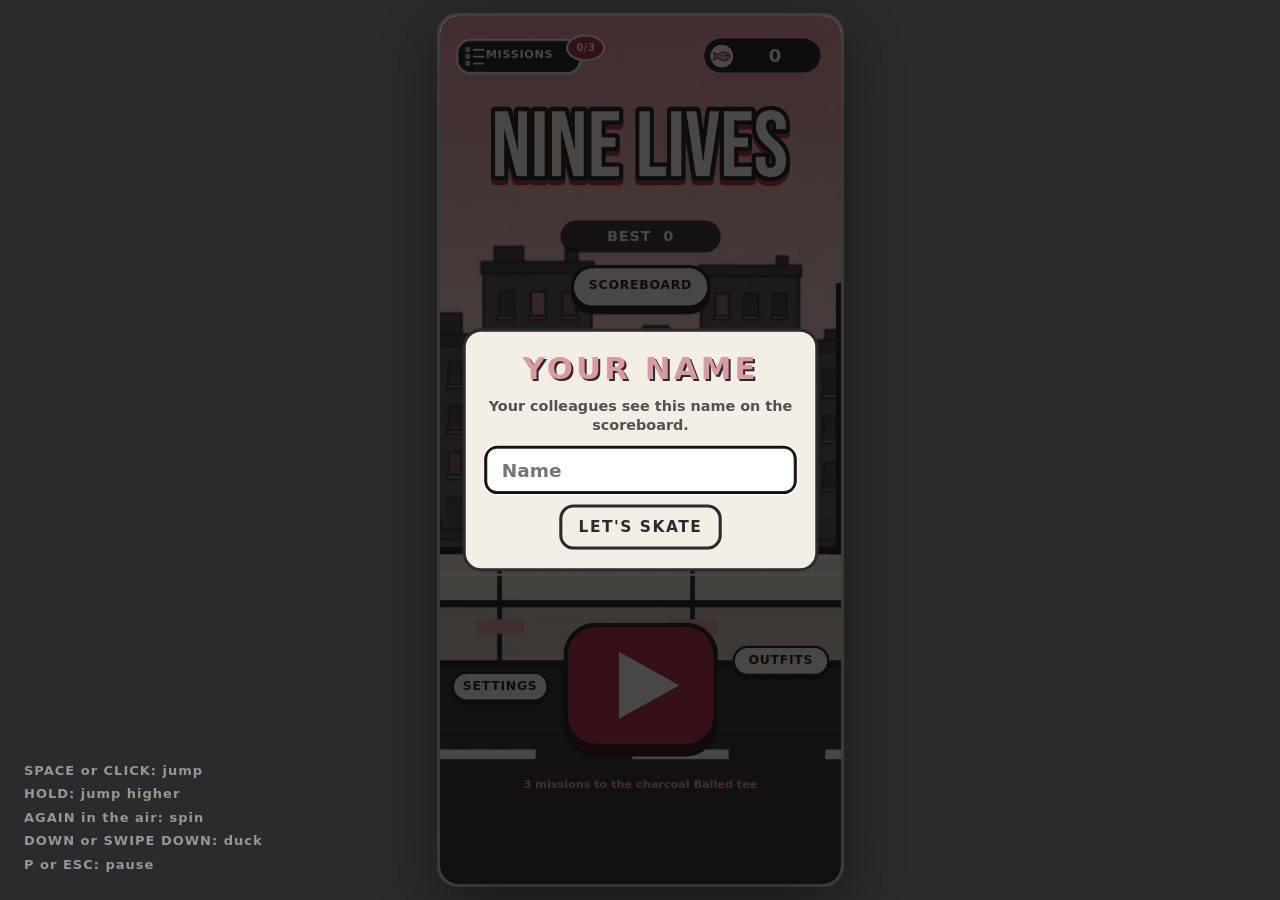
<file: index.html>
<!doctype html>
<html lang="en">
<head>
<meta charset="utf-8">
<meta name="viewport" content="width=device-width, initial-scale=1, maximum-scale=1, user-scalable=no, viewport-fit=cover">
<title>Nine Lives</title>
<meta name="description" content="Nine Lives: a deadpan cat on a skateboard. Tap to jump, swipe down to duck.">
<meta name="theme-color" content="#D99AA1">
<meta name="color-scheme" content="only light">
<!-- "Add to Home Screen" on iPhone: full screen, own icon, saves kept safe -->
<meta name="apple-mobile-web-app-capable" content="yes">
<meta name="mobile-web-app-capable" content="yes">
<meta name="apple-mobile-web-app-status-bar-style" content="black-translucent">
<meta name="apple-mobile-web-app-title" content="Nine Lives">
<link rel="apple-touch-icon" href="apple-touch-icon.png">
<link rel="icon" href="icon-192.png">
<link rel="manifest" href="manifest.webmanifest">
<link rel="preload" href="img/bg_sky.webp" as="image">
<link rel="preload" href="img/bg_far.webp" as="image">
<link rel="stylesheet" href="style.css">
<script>window.NINE_LIVES_VERSION = '202611081332';</script>
</head>
<body>
<div id="stage">
  <canvas id="game" aria-label="Nine Lives"></canvas>
  <div id="ui"></div>
</div>
<div id="keys">SPACE or CLICK: jump<br>HOLD: jump higher<br>AGAIN in the air: spin<br>DOWN or SWIPE DOWN: duck<br>P or ESC: pause</div>
<div id="loading">
  <img src="img/logo_title.webp" alt="Nine Lives">
  <div class="bar"><span></span></div>
  <div class="loading-text">Loading. He's fine.</div>
</div>
<noscript>Nine Lives needs JavaScript.</noscript>
<script type="module" src="app.js"></script>
</body>
</html>
</file>
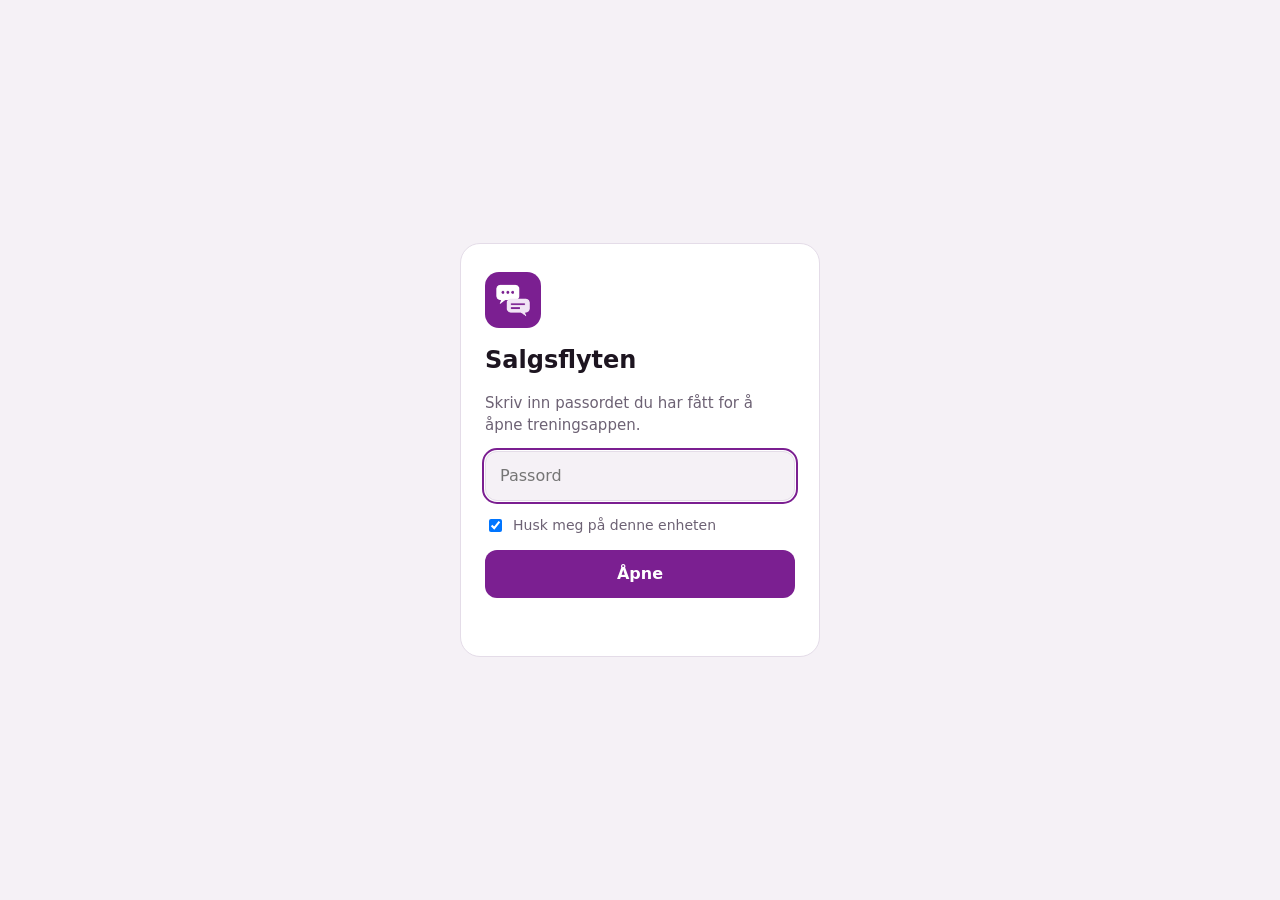
<file: salgsflyten/index.html>
<!DOCTYPE html>
<html lang="no">
<head>
<meta charset="utf-8">
<meta name="viewport" content="width=device-width, initial-scale=1">
<meta name="robots" content="noindex, nofollow">
<meta name="theme-color" content="#7B1F91">
<meta name="apple-mobile-web-app-title" content="Salgsflyten">
<link rel="apple-touch-icon" href="apple-touch-icon.png">
<link rel="icon" type="image/png" href="icon-192.png">
<title>Salgsflyten</title>
<style>
  :root{color-scheme:light dark;--bg:#f5f1f6;--card:#fff;--ink:#1d1520;--muted:#6d6274;--accent:#7b1f91;--line:#e4dce8;--bad:#c0392b}
  @media (prefers-color-scheme:dark){:root{--bg:#141016;--card:#1f1923;--ink:#f3eef5;--muted:#a99fb1;--accent:#d897ea;--line:#3a3040;--bad:#ff8f86}}
  *{box-sizing:border-box}
  body{margin:0;min-height:100vh;display:grid;place-items:center;background:var(--bg);color:var(--ink);
    font:16px/1.5 system-ui,-apple-system,"Segoe UI",Roboto,sans-serif;padding:24px}
  .card{width:100%;max-width:360px;background:var(--card);border:1px solid var(--line);border-radius:20px;padding:28px 24px;display:grid;gap:14px}
  .logo{width:56px;height:56px;border-radius:14px;background:var(--accent) url(icon-192.png) center/cover}
  h1{margin:0;font-size:24px}
  p{margin:0;color:var(--muted);font-size:15px}
  input[type=password]{width:100%;font:inherit;padding:12px 14px;border-radius:12px;border:1px solid var(--line);background:var(--bg);color:var(--ink)}
  input:focus{outline:2px solid var(--accent);outline-offset:1px}
  label.rem{display:flex;gap:8px;align-items:center;color:var(--muted);font-size:14px}
  button{font:inherit;font-weight:700;padding:12px;border:0;border-radius:12px;background:var(--accent);color:#fff}
  button:disabled{opacity:.6}
  .err{color:var(--bad);font-size:14px;min-height:1.2em}
</style>
</head>
<body>
<form class="card" id="f" autocomplete="off">
  <div class="logo" aria-hidden="true"></div>
  <h1>Salgsflyten</h1>
  <p>Skriv inn passordet du har fått for å åpne treningsappen.</p>
  <input type="password" id="pw" placeholder="Passord" aria-label="Passord" autofocus>
  <label class="rem"><input type="checkbox" id="rem" checked> Husk meg på denne enheten</label>
  <button id="go" type="submit">Åpne</button>
  <div class="err" id="err" role="alert"></div>
</form>
<script>
(()=>{ // keep every name local, so nothing clashes with the app after unlock
const DATA={"salt": "PUnzOMALiD2ADgfBKOU+pA==", "iv": "pF6DTxDAB/fnJ275", "ct": "rQOg2bY3D+u/CAaCe6O2rueOJNBEWoy8Lpmb673n8ZjZ2RvIccdZxmAC3EsBC7Qe/IgpbmhQdap3yNbdFhugB+XEbP7G+OOOnxDaj32VLzebB6JInHLQMLai1m417ISOtde0yqvBfehkB9SlkuiHXmVtpbpifh2gMHmvGd0ErE8nfVzawBi+4Zor1qihe+yxzYxoAOEcEroa3fv1e68bRefLUAykh16ryi2YRNX549HxirxfnZefYaac6lLn2pIA/ufGWB8FZHzd1uzbXVQByrzAMK66icKKinweGZP+ILNOSqU+umBbytM+gSXUJgYAtXS3MwjKiv+vG12pBxnt5p0XiaMXRboQHIyUzFaUsWvBv2+WrvaFvvH6teID32byipP9ERzahEfqcK/fh6OeZiia3e5qHybSPFaQEPVQPlAQyTBedtoyBudjxrjjgJ3EmnsNoGnVLQ176vM8ynNYk2iN/9pk4HoHfcSRyQJoeq8mMgRH47ksdq0Q+4IgiVLQFS/WW7ufHION9gT81vkmfdhGUCHVanH04L6Tn7sXxf3UudISKyuNOnSRNRd8Raz85r71syBoq/rU9DHj11yZFxb93Y/uq/N+yC/5h8xJ4ZCiziSf13bZ/7FPc+itw2jC9es92vgkg/JDxcmkvC/FQV6R6LbOIQQpFx3OVQtlzhBMYbi/kan5rfbXffiwe50+6Knr79EO+46wwLpdAzslIAMi6nzMEis9qJuG3Ez6Mj9zKiNdxsY2bk+/rvIpvcUMKJhVDgi+AqapLaBIUNKbHU9V5Tk7lJCysCJ6djRatSB9hOnXnmfbj7A3OJSGJvfsfuvyaILoALFoqTnwJS/uKLJ5WRGsD3zq9K6P/8zR7Yfii7pKJig4+TKlyXWsYnOBMcK1PJsv67R5QS5cS5UxncYl0iUP+YeX2OGSNOZD/0rDa9aBzelIaJ1AwzCfJNG7aeittW4zr64fV3vc2y/XCSIUkuGUXdgLFzwaFgufitaOGMRpFqCP1WWOz/QsNT9J4wmPwnlVgRWfVXMMxJ43dz8NSdyXRvryMlEi/taUdkQgw/D7RuNhrbcNiqg/O+KBQ4smoiLHxEcprOdfymcN8BIDNFol7eql/vctzyDT3ip2WQ3L0DPNws4mLa61b6BVIoHqGPhnbcqZNOj667AGd9W+YFvXV5cssUebHuGznrJl2DaC18/0zO1HMy9XL5wt3JzA14i7HTih0uAFKxQxqPrWRPt7GCkWlh1LiH7oN3XYvSexTcFV7XWZBULnONHDmCAj/MkApxGV+l5yMQxvVA/J6yljzZLpsFhSOJM8FGNTQgO/[base64]/RmEsv+gbPk0DSj8Z9q8wLDpoDYaBWIG3G03HQAghwhZn1yGUIh7pftZrqjw5vSwrfSQd98OFUT97TCdXkfxVMqOj+xT+fb1cWmDMVoPowq1A+FiQbXu1V61DwewWvt4YRs9MRBtIC/PbSiq2AVnQCyypGMpkOC4Mn4+oKu/wFEcczFUsnz+Auz9eIO8GHCcWtoMWvwHZNdhfak1ChrkfMVCzCs9+0WTGhOzJE7FYpLOiRSJeP1yKM2D7kQtJjSN1haWCkR50/1acTO2DoST9nxuPntG5116aObQoDIlevnBQcy8Ud58shzcAE6czvHaosBULeI8ICCLzt1OYfT2fiFHbWwE36wTYUwBrLkycWeGf+pSJxaS84boeu6QfRoAKAIiOJBEXQSy6Pf2Eu0p8fQZ7c8ocaFNkzDLi73dZcgo1xp0LEOIzQyeCf1/zsp3RKhP1CD8MgQ9wZiFD2jDm/r2D+2RnuUeYkLYXcropbz4ER6Med/CGcnKnQhW1OhGYW9Bp+7wo2YYYJNB4soAPgJSn5/sLhvSfTP+WNGYwBy03cSnYX9uipp4i+J8PtX5s/7UKSjhK2rqdgYwgt/loIy/x726/ev1hC8/5uzVUzK1KYLlBVY2j0TONaVNSb37niwVkBfw4gc01n4EWs/8s7VHWYITxgJtA2nCbhwPjHNiTeTUtKjDBb1csUy5OKakXpexM6PBh2S+P9W/GgcuhMtfuYpOaqwAisipjB3ADr1dMX50HXiSbOywF9BdVnjzfS0SE1b1fEg9CDSCVB+xH/rqpoZnMWqO9zMQoIL9rhx2+M7BpHW/HdjfEBCdcE9QufQ6Ze+3DhJllLDDlvh7vZFb2MM1ZLXUpRy1hEZYdXinr9WegK8GbWJCcG42W4Tafi/SkVHaaQrxfZn8xu/cCcNs9kK/7XdYDLZDmwky/2rrQuYG9U7faB/tmPwMT1L6YxIZDVh2ZFaaMF9dJTd4RUT43ldfx6RSZN/Bw5A83MFDWmhQDWLCh72OPKe3a2REyZWS3nYxw60oEzfciBakBNTfL1Vncae8rEHVF+1G9HZlSxnGxi9AQ//+eso5P1/e5TG74SNaLmouYcYlTda6ZMEcyTjDoCsLlpqN90YFg7OdROVvs2mKUP9Itqjc7YVL4ovFpLG/JBI1JG+aM60lTSpqBk/2w+oMSpOTWU2vs7cratI0Pz9OGV0G/pQIxlTyTa1fBeYg73jNciRKTEpXJARUXndsQjc/iXQn4uv+gpZwR9M3dk0w3JHSaqIl0++A+0pl6ZZKSQFCkkaWmF5smoOwEbJV/EEQfd1cxgSunn/z9xTyk0nFf6U+UZPNHssQ0ezLsse1TNpeY+ZbWbGvZuqqv7Sh9ogf3RRKvnUfEy8oKNpqCQW9CJjmzpOl6GcY2mq/4xuE7pyVF5h7hI9nXVtdkMJi+sSHhOr3ID9EGa3RG9WC69KU2oj5t/IrdUGBLQPfVus5r2aB5ef0wNCrCuqMNGoJT1aVhiyPLpC0GHhiZfGyHa3+PH8yhUTY+wJogXlTL4fnLXTB0IxmZfBvMXKicxqI0QgCdlDPAG3J1EQHcLyJ3dHiOdZGnkwCAoE/7mexr/wLhTRtTzYxmm/Ujikv+j7A3AIWrxKFORoksFO9Iubzl6+FNnqN+I4bYQRkXXe0RLajhaaiDF5O6DCPZO+UZQ82f5Ax3YKwbFF50mYjwrljzRrrCLRiHOeAV6/N0W0Z2CEPtQbYQ/UKsLm2PuTSzP8iFGWygTxzcuyQVdyqoChrGevskRaAPXv3SUaxflhPTMvB66bBBB8sh1cbkS/VdlozdZmXWdyK5rfGM5XNrrgKqYIGjx9ROG87UK4jCOznJF0xQYu77WlC+IdpKQrSJVODiXrT6/mfL62gkPs4O3OocLiS6lbTLQVuvP5CZm2nHcIDHbKPGg0OUX0/kcN3v1mdygsLIVa+IoO4rgaV4oKzoYfNi96aYxUmnIIQ2lGFMLO9ZOxRXlDoW1dQ92u3lNtACTmK/20+QDJTnt+U8PoEqHm8kbfl/4KiLCy0ufpQ5YfbgAo1Yg5TxS8KiZ85rKqkMuDwJ/keuOPFfDpAP3y6iNlz7LGiB4B9JDKAuttWtekDuyCfwoR6xJVtDLhTYy3ev9VE1ooDRDlYP4wHQyFlzapgbIVoQHaHNpyYAarLEKnzc30n7OoZ7u5RZ2/KOn8Np0PIgBc9K6xGzJojtlcB4J4+x6UDLnOgprnFX/L7CNyu5he3PG/W5shfMKhorWAYRToU+ZrXnLONcXmj1Au3todWkSD20d0k2D0W/RpU1Z41zQPqJkalVt2JIj/rc4BLLcoILGeCOGpFe2aFgKlVZhzfPaW4LhwoZ/Egp92PxE2P9/OAeovVdJZ3Yh665DPyNSJYrrGlhG4cAeO9Ou0d/nRdEet8EOHvHpngneqPXZXUVTUCoM9UQDDJEwI8VcCdraDk5aAkIkAxxEJcmGgL3IHQ7FdlCprzXyxyYw27X/RntDPD8Rivm5can58dXncnB8tH+phgrcDsZP19/dc1Okr6t0ZqUiZ//[base64]/SkLrAEHyV+8B7FZ/DZVExUM9ClW0kCzZ5FMCYuBJuD4G0gSXrRVzIB2noCgKzHXJBwWsqeMvUdqXS+ejF86zzqEBmCyy7yRDsgZAmURKieOZ0bsR8kzsX2VcFc/3bRSbuBoZgg23v2M4jhRKue8CF46tLgpax0A62thQ5eh1h0SSIr+i2/WnvrTkxKXoqyuKxR45eeb04ZmBpe8y3rX2ipP3GOvlMxS2XgctjYvTZbYBEK3JGHD8c+/oNu8USIUKo2dd3uiS2z9V0V9YOYBX9IlsJxFA0ioaGsdwZSux5oupgJ64d6b5hrZFDmThXx0DlxK9H8d0FECstO63Xpq5yTso/dYHdYXM4pixKbDSC70Mn9BzyT1xEKv92t8SitFIY5rz+bfumbgLgVB7jJ6x5IXI1jBbivTvlL6k7H3ih7HAcGT4fGmywdeukb3vgOxORflAhhm8NYJusNbqp6FW3Ewqhu6yxtQI2w6Y+Z/[base64]/2qIn/1tJ0AnCYo5bRn+cDPkgvICJp5DBc4Yb3uH7EZ5KwomIMBVUxIvEF3uWEex5qPxNwnKR35rX/VZ037Br8sFLmQ6k9pj6Im0sIJNoCF97EKXhgZlyflly8pClCxIM7AnlBjpfgtABAX6/ePxSy0gZZ/Fs9RFqdbErTwgyVWOv27Y3pcsp04gscIVwYCEqDgxuPwOSpBBpvLbkKMPYmqk9DslVPOCJ/wEkcglLhNwME5WEgXfPPqaKzoefooBHCW3vVuEeDN+vDagLdeUfS3n4mrBDBVrQeGbvHdQYtOW1fb74yT3l1fpbI6/KQ48o4XKf/JQJRFp760Y1dHvESXy+bh+siTALAIja0s7bjivuVuOegCEOZ79RfX6xChhxsMEYs5ohudojreBZoGfmJVOce2CXShAPtewXC2aYaZTjS0/e+ZsEDMlozRv70kBb8s61KSJM7xZyZIqI/OCwjHs6dzVwACmLq0Mvcgfewaf/Aypec5XIBt0BAWd2QDkuHtpumYiA13KVrvKp2BoezzMmo7QEIc903XN4eKnOyD0Pmhio4BRirwowrT0w9P5/xQLbULiN0XyCLq6TiVJXeOgHXJSo6qX8e08QuxrjF0NdBXDTYIexPZTc2IzyPjKlN5vA0WubWVKK74x7yoGXbqXchWPc4hbeuvW9n2QDS2yzDBhZdauQYkko/luibG4/We4ih44zgTDf00D80i59biGLa0i30lIPDASGEYewUd/fjL1Gh70ohldSAWcLCujBuUr2XeyYVb+zqXy16SDjguNUYaDNzigJ3BqytH8Tddo/[base64]/aFB31UoMbGhB8rqbgN+WKBQUluzQvlcf1YlsYTx4tdUueys00OupsamJ+4nyCSdXeH/FG2zadFskhS8JR2mq5aE/nhXgSq/Xzin3YS09FkIg6BQvXWlj7E8tcgV3Uo5OsNWr9FniBoZmNBZjmAMya2SWwwbRn3Frcs++kikvEHGFUpvk3b/iG5YCPDqhhcvW6Hwa24AZNmC5BBIunkaOKUGyUNnTu1kfyXpZUqmuXn5+Hr7xRN86+bww/pETWWy+loDmIgoI49WgbmqYRzbCowabUHyiEbn46EQ++7u2d6GDet2Ind6RBS6l8/CixrtPG5e0onZGA+8r5F53NTPjN1Ryp36InUvof1QtzJRDEiOQR+CNBj+vO+sxH8sLZvfl3tpFG4S37mj0dd7wHbJZ6VanyOE2idlxT7qvSgcUOwH35Te3A6X805ZPpaVVYbvFAEXu3LBUQqao3BaKlmpb8sIeks5MFaiV6Xbf9mpJ2SCmxOY1W9I6wc/wA/5m4ZzCjgEGvw+oPPERpMqGHi7Vs2eOLk3p+gIHtfLI3k3vzNDGygNUMACCk3ujd5aO6vtAe5hTMSW634uDW4dAiWX59E/aThQxrWZWA4CWH4AUPT1fBgtqiT9N/XCpfQsSYRK7DwUgQ6Y7ru89zJ8hKXB/Biy3oJIhw3CFQViZqeEvN8o8yv/[base64]/mx1CRcW/YqEXp+kxRVBI48jS7EhlaQG8tk7x20glh/CSjEJXTUxFEMjcU4xXCqcpo0iWSJ1HUdl8IREKmUPrpgEKaBSHonvZOeJ3XDsGpWdDCb+C4/dzq9HVb42m2TjeFU+f4dcVejEU8a3lKhypFuK4sy5idoe6sjgl/eCLD+tGXOOw286QH+DZLg/b3kh3Gas1bncYTeI4FFKT+jhp7szfd8mtrvPpVPlaBckpagpTW3Q+/VE8S+26MOksItxmxVhsejBFifGlZocElAFUmBKCFygkCF0FHVnM61yA0JMAcZU3VRJ20qFIVSJZVk1+uB8pEAH4nUAZAJ0df+iwVTppNKc2M1lKAdXIZDswLvylDsE+ZQwfPMUxMdlD9LaSA/kUN+1b1AUolcdEosAvb6dZLvA4DmxHlvtFYKVHLaWF8+BX4L43Z2Gm68nNZwtNl/gTF1KfkbpZHWvu4ArrZ7CF7KAtREG7XOpqo8rBuSvqMVI18wxZ1DrKD8WWuNeAlQae4vxe3dYzsrNdNnbxs16wsFUJyJnUti80iDZBGFMSRMUW6OcUBNVq+2qH7tXFr+UvoqxOvma5xkeSvD+HlzX0oYsHdvUs/ljTAIm+w7i8Fzki93fE8c+RxoycDXnLAJiqAdRVYh8A7afAbR8+vMMTndZEX4bFXcI4+wK0WemuiLKhtkfItCQknrJkghDDZDhR/CkEa4CwpKRv84M3Pvx4AWqabvm6Hmbtx4J8IDeAvlEWqRO/nt3iM50iQ3v/gVAwHbM5C583fp18zYY8joRON4+mtl9aSi5/ybUOT+cdzZqyfNpdVnDMRrGwGe1Agjhs1clJV0/g930pLb6gajmtCO6zNFvEeTx9JwIQrPRaT0T0Gs4tnmM9hq9jaIBpZ7wopiCHDH0AHtYaXc1A/G6o7dBCWkU8leNAF376nGC2KMNNzm4NjPy/EVSofapnkCrgdIZAIPVWrTmpveiPAKVmcMfCfROhE2z5HArvpvVNKBTAOOmud8yaCqcRZgxcl5O0U5H7Q2nroYW+4hfXRMa3+tKgRWpAGREszwL8UriBOeO2d0NPhrL+0eHGEAco4mm675Set5cYyULFwQI+cnCV/Yx5pYlkWulL/[base64]/aR6IG0xGrcM0nkd2w2yFRYBbZYISy1fuMkdmhm+DQUIwjdD7hFAy1pDgNJjHS7Oll/ZfoqlVqM4VnkLnVxz5ud3RO9OWwWhnZrv7FkrRhAP2duHMx7DOYw2aNEJHlFEcCD9ZwqaxdlrNuC+ziB6UgacaqYbJO2pLecp3QteDm79VpL28cUP/[base64]/6FUYidDyuxZP6jLCcRdy9XuWDhKVMqGXWMR7rgLGr8Lqry2uUaUl646FNmAIRldtnUCzOpX+tnsD0alTZp2VJLh54h7hcb8+aHofx6Qt+ZYXjqIXd7bberZxylT5Ax9jUmwtU7DAQCa91MGTYFlnIRLFgMCltCbOhGyB2A39sMRFdWCkdGX+UvLJzutMYH8yg/A5Qg9ht5P1WJjTUuSqcXkVbD83uYVfcFtHilMm927cnnFi4jJvpbh3oZuZSzXfJjoOMIC+gv4aRTj5XoDTcbXzTig8uI4dv7U6hcIf6N/IP7NvF9KV3UDM++tqQn8ZY9xiRh8QwexKTkrkWSKeTkfq2mX2d2lEjWLdnoTQHzcqPIjF10xUl6pRr7q1QXVjD9xhSjk6hnZXpff0/P9RJ09cbSEMzIaK2UwKHIRrgVu+e03r3vR0Gac23TiJu6beUe1Hl7F2KtM0vgAKvj5QlFRBuI04T5zpKpG3hi/lOAi5Tluv9C5Dvnp/WhuxG4EZL2CcP+69fSqj9Tczg0MSb0HPku2UKElOMVe9fW6iChT7Wuqy/ehGLpBINIWi7eXyu3otUZ0eXNkocPkA8H0UrxtbQJoT8UDx0WZclDwVSc5v3wtG+RdkXSzeCS2Dt89eIIA693oGTSuh1LHKcALK3kA9so8/p3BxlWeUHCO3T7Z378xF7efelGsqqXspr9Yr4FyxNYjBjZNYXjjThysUfFRjUCyc4RlKiu4ZeyvZz36EFTUWSSVKrrBHBbAANalo28Cjyq9spMejeaodCqp7KscKCWihYrZwdGaq956LL9xbmL1JXb0VIgFkQDIm7yFycT+rHUBtXzkeTMJG/gf4vZSiLhJ5iBPS5VimBlNPiq7Egjkfv5GoVpEzRRiHhJYqiCYQEywYl/WMU+sYwBxKEfQEDC5CkAH2pi31IxyWG8FLS29E7tTMOC1UXkN2fizfy+ulzbJYgxAnb4HKuU976XcOAmRhivrXjmp9nTx5fb7Qlzg6fTgEJePes61cF/h5tPreBMvUUh+grq/1v0be7MsUve50ySbTltq8uwCld0tD+/3zBFEB0GuviPWLHRrgQbkb2VJcxA4EQw/Lr9UpxH0KwYEPEJJDlbHxEp56FnMVcIq1mxLNKpmU9UoNdhfBzNyZT+InsiDGyCMbdzTTSHLdtuhkRkX0AnVJJhusSJfH6Llxhey42/G0J/buCA5IwXWSmXto73u+EWs2ikW/0c/X4ky/NyTziVCQp/7TybJRid3pNCC23PeHY9XffhmnEar810kws95hxj2j/lacoZd7Tlm0fNVaGd9kEq7FIEl6KaVPvKOoiNrkZ5RyGjkOUCRpoUP8lcn8vNx/X5+/Jw7+R89Wh2XbEgN/g3hSxAqDPn/CA+jd8VmIQR8m7tNhDwaBHVL9QU2RlyhaJAbMhBUnSr+GDBNAW51u4aVBuu93uMlCPUoG/RTOuewMr3jvhhEQFT9rEsYRu49dtqixUyfOnen/YPZF0HeKVnE8aKxHpaVke0RnCw09o5xVC3xRlBJLKnjUN2tSyzCWqSCdxlcYUI49CvjdCe7gtc/HorE4Q3K7HH2Ao2QA2jjSlSwZQ1kcB4iaNTwlvBDARRAJmTQDR4o15lqX3GaMUkmy+hs2N1xsiXhEkzzqRqCREFXTc0MtW3nSIdXB1FEyhCIeg3oQRyIkhu5OsULkVRbmgbvA80Lcq/eKMU1IYr0yhHZOqxWSPx2Ay6wbOy58knuBv7C8cWJcC9y1mjfG9hVlq7PXyqeY0XWli8TdIlKm1FA71nzwknY/uo+CBDpWVaD7/pt2vkR1ADc4spcRicwx6cN/gllgHU3TXM02GPBnwlU4EIZu4lehKc0xnocXBi1nWUifGpieu7/pffmapaQeDSvDkphG2mIaSiLVzgFq3yrKtIs22v1QLdPFpm/YakM247xsY30wmu2JM+PT3HLPFsB3gXFQEVhCSrtz/J6sZoFUQrYnwGyCZB65NHVM6iRAuIH7jMpX6nCZp4Z4b7EuVdIPFdSEFQYFeJMvywGa9FYL3yBOzzH/go1tm09VcWAoCbCHONiGuyuj+TZrevId4YzeYIOOdMBak2fzQ5cWBZcKrtWmdxaE2CDx86ii9SAv0T6A6FoJlzgukFULqg6TDTlleCF93HaoFGP9dSgQUowj19Cr2FWHYdGy8uK88gD/dgtajbOwPTJRikEwENb9c0AwXf114WNx5wUu9WsCITTUWWq4i16zYZlYt/[base64]/QW56XrqV6tLjgvBeCoVk/URuMz1LVkuhFENUmiXEqcXar6YdJgmwsYIRTFWZmmGywOBlvRMtfMkHvOqGUo9aCWRSehEjXEz+JXHWIffhhcX5kqdSoDDCPCzzXdz7vUsMGgVZs+P/is/z4gNF1ge/HXg38umQVTuw2PCtCy0FmPCSUvLkQ8jf6Ox9YcRkjE8kmlkMTVm7QJ9VSoRJGec8Ue74aEYLZ4UzKfjcWknU+N/v+6zMABuHoqwVzRn5WzquvoXOwkNHEISJJbQP0W0af0nz1DyglYrUGXOnBEKsgAPSaYc9SzBNv/PvNS1+F1ruK3iGfBydRYPCbkfKMPgPT+wd5aba6Zf+FjDVU4P+AYaTvRuwFMGTjskxnvguRLMONIpEgLAqfTEIn1vO6WaQhk4XpC+nmtyoLxvavJszsarwVufFq21Renl9/nEayM5jTNu5IUAM/+9/FeZzwFReyHvF0OosJIwlVR/YbWSvD+hcNDxdg/fZEvJd9/h6EC6AMSGIdAFJ1q0UrB7cWQ0qXNT81n6OkNo9D+wD/UP1oFfR9XlkMRh14Y0AuFXKV9RD9pYNJl/[base64]/1RkhTvN8m9e5fsOd/+dr/xxtx5pOnJ2WsGiKzu7j6mcCbDknRvAaxHf43D4juqysT5aCwqze/SmQjnvEbKtm0ZkQSUUQ4PdNgTYoZgUPT1HQLnKgCHgkRMx376v8lz3VDv0VGjL0izSF/ak8aOrjfNeAnB5dTTVxEpF/uo3J+kv/+knYp/xJEx+nrs2ypRuOtk1+vj2X9QeeYh1XsbVN4dhQmsKkTKq/+z/QfOWc8dpMyorNPzNRt4wKyZqK32r1l8LfG1D+prQLQCIkzIq1boKDgqVNsVVOnZ37850DdWj+wzwZnEHBFUPrSI70sU/[base64]/fKqBmKyxjdcetSjPnhhQd3XIzHtieuoRXlwoAzcsDub4ScXdgwKvm/wzIVX3CxlyUbBq1K9tjXcWnky8JcVN85cJ8wF7lyY3jMFX8hBvgOslWE0ZyHUewJAy8sEDxT8rTQRZzd5iL8FlUFywPLtGUTPQeUbPdpZF+v+2uUoHFGKYdrqzKSXq7vwYNGUmAOt1opu0PdxlXbePfRH96d5HfgCniMORRHK9vM/hJiSnGnV+jPfHLVPnG9rg9CCHj/GLTf5e4i9JveNtSl/Ttf9t4cCtSx0oJ/EbjMOa9h78Zf3xZPsUg1kZYQSQvfcrL9jyBSth0o0Fo49cBxP15/ly2dTgd6/jCv4fv9r83wcitDgsyZAkZ7Pd4ho9DU2yxI4MDX8ZDJQhqXesOcGD9OWsxrlcxoO3zcljmIHXdnF5FMoZMlukOz8upT6Dp2EMNgxSxcU166hEBR2nEyZKSgSF/Lf9OraEWjfQa9/YiIaqVTBXwbseLJSgNDPrdUXoidHhSdpkwJlqfRMA2YR02rlzsQeLs4JKkWcq3dtQM8vPqDEoBt9qD3uKsiU1jb98h8fiI4+CMaq3/Pj2W2o7Mfp+blRp5nw2XwnFKmr6Iyw12T5b/wGvqFizOgOTS8VHVJBGoD9W4g5iMcPXf/9jb1tO3v4vDzwCwBIkQkxiaLmfjhNvKdMGUP7LyLilgqt6nh8EVOF8OET++SW9iiKDUGNBiu3jbf0s1PzY3I5IBuojm/AfcLS4Pbp7v0JhJpbEl4KweazNivctcBzTGQ3eKpqJtFL/usXLDmx4oqqDIXuMrqrcgbpYNmQhDIjaBbgE4Pz9camyJI9Y81Cglv2uBgDL1WAbwbfiku9MbIfzvmLuUVFZ3qkT+bWYxR5+Wp5PSCHwwWQHnwMSexHXbbVotRMqy43RT1EgH+eg56kR58wsLqjTrwnkqtwu8gXXync3hBv7RbgIN4SYrZxVQ/aTbgU6NR8Nj7OhjRcjP46l+7GI71TkfE+d18+V9aR6z8hYLTdILOFb4OFijSek4y3SjWkskEl232RleBuBat6dYOifY5DwiKWGPSv5prySZvK9OnAloZ0sFGwA1rfZTicwc3cLQj2hwXO0xt23lRg817BaU55OYJ1/diW6K+5kTaD2cWsWFWhIqT4N3xOej8ZM9yDE+xn/hmsp10+eHxrcs/p5+j0M7i8u2fcToXKGxl7ssw1N8TAOIfRdPv64Eb88d8SjLbH0d2Rp2hC3Dn35okgOSx4QY53xFtwd21nFFdBCnskfI4xb0YEuBo0qmRxEI+YJTLpt6BXsGfl5758/[base64]/r5FZ32oFJvTvYGgoyT6QZBsAM28Kf9I+jH1ApqJN73vgdiLdf1Hre3a63daJt7pyRylFOiliLTsTASD83V+zwBFpFz4KMm8SRIVAttJay3CSCJxTpGZVj3gjaYEom0k54S5aVmcDCQCD7oCbinyyq+IKQ6ILjh0zH3F/DkuB5TsP8iH/Z5RVwk7mcgTiVOt68lVYP5kBaW6ywWuc06ODMzoZFVhgxelk4BrH5iNERaAJ/uUfqJrxG4mrY4IjiMDa+FPRntwpG1qSzyaif4zXoIqQxQYjMEYJ+mUeUq5Y2GIr6OKykA/ouygUyrtzkQf2n5OMGfi+4lETCfa/qyYmcXDjlKVx3MsVCpX1SHq0T0tXnnicOfaBF1Qo4Kd2K+1P9RZ7p5xDKdOHrVeJwS+hoLp/4I+l7g/2z9bkg7iMc0VZT93ynXecARccDed60x9/CbUvIG3b34eY0oyfVTxTb2GEmAQVTjQM4M52u0OiitV8B2gZOXD1chA6m/iq6l0d/fPwunMsZbRP+DKI8In09kS0xP1myzxHv4qDFRHtP3iE7L9ZGD/voSklrVmuiE/[base64]/eGgOd3R11D4tIbGxPMLLW6evTof4osWIp7y/kHWJv7y8M/1RqWhqTj1YE9ybuYrvzXro72RCE8HPk0d7pk9SOB/DEFLQrYS6ZouCoauO+wsiZPApzGfx4T4TVYXtPZlRtmElVkgtlyV3K0Y+EJ1OFzDaBJr6eaKDn9X5b6N92Ih93+Tx1HfEOWm2ibYoh9PrPKqbCrT49k7K4sOX+CIOxHtxHiaQwQNCSk3vpb39ghoA+o/PoCyjDMuKmvWuC7/M036VSP7Gp84hZ8y3nC9zOPrgpzxWqfZzQBjxgiSZgNaLXBj7IrEdH9fPbfMTIXk7v62hPGoEfIY5Z1gLYdWhhQegJo3T1lUwo5uqJmdoFgE8Y6o6RSQDbtOfD24tGaFlYr6kbwjuxiwxR7OqR3lMQidRJm8P9jV9p7erAf6qpamYiRtDwU/qftBdH4DWY4YnLnGaXONtPs5zswDJ7SsMmfd07a0Y/S4R+Fa9YUnoovmVPOng0Q0ZY7+WAy9DO8gR/c5fPlD4YPVjuZuq/0W0Xxhkzi2l37DSa3v+uCJNHPkJZf7AURefdRcasWh4pk9jitUdnv9kOKSeCIAii6x/OBIJCLejvN7ZAizN8/JTa9SpwOLNmvV1zXtmZgYeBII6s6CcYxXUhVEaIcURy2Tq9ghkptBMXcJ6kJQIsOgsR6xNrpCeFqNbes5mxNHOgOgEMID4Eoahj/Z+KQb8sgdjYM1mlFiuDr563sGrOLi7ElTiYEEdTxRacBeVlzSjzpNbofVr4AOLJ8ukr6lqBo8HDD+IJsJj3rrcUBY9iqYhH9HjyMNjCDeExFoW+avzAY3YfAD64xVjGy87Xzjan/01wx/M968tZkPfowsoKQHagwjPFMRxluoGMRHeRLdCBtdTD6+VWKgTWxtqlXSNE+WVaCCiZXhy/zWX7M3sdhhFABxSfDhTsQgOnMAMlvLMXGLpeyxLYKGQWc4eY7Bre0D6nkCDuWi/99/l8wFSly3CkPuWANGwaN59dDg7xdOlPoSyMcOb7cfs2xnvCqzw2F9Vb3to9gfiR9+v5pqTu3vUE2HNE4nYaZzxPWVQS1x+bthNHh+AZy0KuCpaU7d3Ed+UaSDZBFiNlHSWNy6T6H5sZmuCJ462caKyIUMuoVfJXIwtiXyXXBFItLhCY3d/2/qwKx6nEDJz1jFhHZSXhi+RJmHOzBqmy7VNz5DDEots9mMxuXwVmpXlWmLVeyOLMhcp3Ge+0xUzK5+JohANgPu8iwpRptoYJzqkpkqHTOLvQX6/AX+i3mZObqYDN9PtkQ4zO6BMELgWl9awDCXg8lab7n4+/HVUWpcCsHSDzItJ/f6Dn6ZIXJbBqb/PMyC/9jYKJRt+FRQAOVNbaanxja8wG8R56jo2azovBgdkSa1EvhPG60CGeaSDhafsINN+j7PtQxftvEAVNZOdXfblY+2d/XVIAoP1+h1MDP5zj89gw2IjarFvr61LJfLYOgu8+PLSoVnMvM9agdEjCmm9vFYB+OczLpONDNrUlqQLQEch6DIZejmXeeaRA8P3Oi6oZTJPPCApqHhX7D+lVfvha+QEXkZ2nQwQkSGjVp8VvjtYl20+V/3vzM16AoOxQvHXDGVHs1ahBzztCZ+01FvFoW1JpAFGRUNwAqO4umRXREwFOCH77t6SSycJKmk4PSj+T1uxgumxA31xG9HBLSpPawhCS9/aLkooE2+RxE/cnMMxfO8MvFP9r85F0eIIjAu/mMmVT7s+p6ar4S6wxUBiIn3qgdUgxp9gFIvE/Uti/yO/53GoBXWC1VUknETpn9ycqsJtiTORpDtP5NszbuzxVCbCtLcJhZ5SoP+L2+mvzHKQVFOhOiaNtVu61sqz0TPD8Ox6lkiveZlX09lD1aK4KoUi2DMD0b1ldwU/0+7Q9yftcXIx7VR0JeHU0abCD5QNKJOOZp4D2dfBvGT5V23FZbgh/[base64]/erOUqEMxMHyUOohyfcLk5zuydzOPJHG1Bu9W3QTgaU80U6GXOgkkv7NOWEZl1U3wRhcjsjIZDANCkudano0AfJAM6Aep27G3Q7bb+Lid1xc41mWQBni+p/+2yLPxY9FXxG3tshMKnKKLsVRTLeCQgTuzJnw9VClMf4tONo7rzITEMpBoScsEKndrQOHUNfSfrJZwJWiNiEcUg2DFZr59c7lnU22ydcucMgbEIE+FnI5elzsRv5oP8TbER0zMniEug6JUI3atong/Y4sO2aZtHJR0NgtNfFnioqhYgWfttngrC39M0dSzNT5vyB70BWoWVgX3IBZsaxDWqAf3K5O0A9mYhidagJzkYCbE4mWrZNaL0OuhzfNEMkHP4uo9Adb4q0ld9QEsDaY4zWuC8VZ+bhal4iJQUA+PHHMpTvEQtYJilsGodgqwfOOc8/wiu3QerBjigRomuSEvlsjZETL7OTe0nY6nNSTm/VkmKNcKmhar60/9mx6jJNPnH6zVW1dEKp45ByfSVmHL1s/VhKP2s6l0FZ5B7xyldPXxOf9G+3k0siTfih1sdyJHR7lPbjgtM2VvF5X3Vfbpc9jWo1H/E7yTPJyDKGD+w1fAa1tfcGKO4miQoXCRi+siARzBOdkMPBmPSh7HcSoG/VsFK2pzLFrKpmWUXlY76aCHNp8beb8Pc1tXTaAcW5QsudIQAxau4CrlBdVjqQ7bhrzFE+FM246Vp5acj0HQv7AOV43iFAMSWWdznHs1pilW5G/2ORjJFcDNRJCIKN6mHYuj5xDAub6OAHbshiR9Izzf5dr1dux3E/rCgmt/tduAnyjzHMeVn0C+wNj01akE+lQ4YtVnjit+Yrh1GAVxZ0HcOSR68v1BpyJuulfALIdnm+0NUGSnR09rqptTCOUo3xQljnw9o/jV3yXMWm2i4ju1mQcRvNstXbF/ELiEz/UOw5wrNuScHweS4TDYPBz6vbWW+tseKLLMd8JS06Cq5UE89l+4YftfxEpsazb3P8X0554VuaiOneI+pkmOCDn+QO2eyjxi3hyzyvSwgcAj92RdNBzRECDjP+WiTnv9bKqeEgBlEk7DZ4kmH+s0Wcf1s/4jxwwB+PdeP4rKNrxwkeZ0v5z1HrKv9Jalrj6Xb8diG7iZklicMeWoujRseVFC9yLSPZVvLlC7BtDKapiu7yWSkOKYOExIvv67P++3vuvA3c+3plcG+Oi/hh8LjxMkZ7lkuu2aY9CY4Mu25DQ7GCy2Zs794C6CUdGydl3oSjeN/v68JpEJQTwZ/GelojOM9cy/5lqipSynJZ2lpL7JF+1eahLXKH1Dx6eGW9xoTQoo/G/K2WlLRqr/DS/vQ5ihPUj99A42dFNepS3tUma3DYkfTgeMNNXVshcAKh9vGuSKmYplWQdIdmLOHlUBPPRvyizcn+RVwWq1GpHLJRQUFMeL+Z8O9UIE9undy09OtX1EAL91DSrtlHd0vumnrFK8VR/OCyfdJPqN0zrTUan3IAWEqNcIhojU+GuwiBMyYX/[base64]/PEhMsGcOFHsQF89VdMBQg+s5YEiltInKXj/33RHk7GhoInRzjrL7tjXe8kPCUrR7wdI5npouqHfImdhenXPLtSj7sPe6Tx23GJ88CgZ2wooh4HSm8cl5fJsxZgH4U78K43Cw2qZ84By4h/iYwvOOcvITjenoZzxLkoHm0gq9bfKHXWQ5W84+jxCcaQTzuDTVlsLpQFjry3+zzzodxJEK7LIF0zgy9RmuGkB4uJApnbTBAhOUyy1fLS1sFLUkGm2P4IPxEuQzqfK9WMTTK322GG4YPy8HCOuR84/EDI2i4SGGSxc4jPYr29GAts0HIsObZoqdbNfxlwkixQj8B1yjrSET6o9q9M2mpMpNOxUDSHWyxrUBACHr6YS7+ARKGHqb6tBIUSp1LTNyNBhd471WQlegD7Lj0WQPb+qJ1Gn/238vPGlp7YG5r+dLue/VwR9/HCfbYX0dRU2Ryag4tGWUtsnZf2zKNy6BffaMWDf8EunG8L5C8VcbS++6EUZhW8X2uTGkEYfJfthdwVXZddOiLEorlcScmSrqxHev06VCTj1f45qqhqclTP3WTkpi5GYyWALX1S/864lTilip8mnOlqAdQ1f9Yc5NPm2S5bkAyn3+KADyHN7FR3IdUrhtgcjOuJKTwqi1H7H9nveDl24J8bnpl8zSaDC8rTOIkxM527YbS+NUWtEEdFKxwTlHc1XfXpBuTjdWXLtmZtW9ZgZLWYmdf/qMeqxvoQZFHO3caUQXiKkDzPXklfdF879caujuednZyUNQqRPRvlFFaFyF+cWY+N89IO7WL0jgnlqICsZbt6vFBihK9/OzHJ7XcxjAu5HKL0KletdZcJepeS5H28w8gr19hLt1/H5xoodePIS+WrSnOEFtJ3j+cfhNSX+GNoMJfnfkjIHG4YvA/8GTiyyjQ1G/AYY1YguEtu01MIoMbbDtN5Tzw4lT/cyR5faEsrvcTQ39HGUnMM6UR9NU+FPLTI106lgbV2bzo4HyZqau+Uxmxz8NBzHWberKKbulrLb63PWYWBagOXsuv3/VX04Fw9XaL+lTiQMEuzPaseN2Bqxx73zcHSJcVwwmahv8+292H6XF/nCcV2Dg7wffDz1IEpHb8Yp7Ffu7e7A6FLwQqKiw89NdP0y0dFkxyPWcxPFGiQhnOucVuO9HRuG9xFMEMgJfrJrdLjYMSTHtoO9oD4K6iUBuLhseJLMhTW4EkZ/VOQZ/d24UNJDoY3Yt33/[base64]/AMzOXxFdWXVcLwy++M/onTaE+9/fbwo4M4aaH60eK7QIcoep1Fwo+exAGmBc/ovaCWs1JPnp5XDxZQeWxdJgtU2PStMPw8W68/mB8H6j6bxBT5TjtYpwxLqvReWQzkEqnXv1qo93+WyOPFCmXnw42UGE7xEH6heplLyVZfNnveaxrCaxMEkDrPMPL6Xj/7CFtKDd2PpOK7/3XdKcWb5t0LRQFGnTBGiALTvRffwcDF4KYPltwxnkcYdfsA1JAc/61FRywMm4jRx6eJj6ne7GM2KArZRVYytUTtHqI41kKgLI7ECK7968NAcY413reBqkj3bJAQNLG2gGxR3GTrtTg8nzC/MyNilLd3UDBmLXbYbYZ3CfbKwsX1OKMbe4Gj/QhJYfAlnDdFungTlTvujSo/2CKX43WGCjwbbRJjMNvmrytdpvbMndUOfmUqOvSEbGsfUn6mwybbWvrgnjixynqwEWV5ikK+X0XdiMpirFJGC5U29HxagvIrZiScyQN/5wCvdYE1Lqy6sm3u/3s9Z5o8IELa+eFCJYCr79q0S4zhrq6tM3gLT4ZKVbpn+YxuFbWYBkriPB626KDV68YayV7WXDFYAvjl4MW/y3HHJLNmuiArZuZ5Hbv7ndZIwHeWIVVK2aFNhp9phk7Hzlq82+qWIQCaFSCWBrFl6lzRVveGsCZ901/WjfB64EZcaUsVWaUOSuTGjvxdJfdNJONxNjIrYVIeAKJ4F7FgLpXJlG3vJ83rPCoWLE7xq9saR3xNaaoccau1HJRN/gWBL8fjlRWCRLVherB+wgD6o9BdRXoz/oQyPNwVkW+e+MLO4JJ2QjxAwIG3vZlfjeWxMq2VDfh/5h+zh7VoBeZLSpAmdUf6nN2EU74x4DhALOIFQx4twPfuKCHOfcn+89iYvoGycxdCLmtsheUkuHRC/iqLUvMW4Y84WT7LxutPmBmGgSq/ZhlagdF0S4s8JDNOA3j0NWgsCzzIXnVZ43wIhQmuwSD/62HgGH3Dyo4jR/Yt42rgxO+RdwrmL4UFG4SInaSvgTPTS4fmwcgyqUX0b4xmTHOlXutNNMffmsQ+tj8yBfrrTRF8Jyk4SEc0GLmbLYP3tms2PD1LiXPn0/wXF3LhcTyyypd72KziByhou0wmLo/wgf4Of/C39a6O9FKjC2nTHc8hk27VZMXaSYxE1kmLCRSKvxZKRRRyVZSDT7W2DoPtMYYzpVXwJ+iz/OVluEYsWQhdPQzyQ7ZJ7GpMkM84bP1MJsep25AMyp1qMbvQCyvoG1O0Tnw6rDybXgX/k4wknSrSaS/Sfsp91trPccAKL8EQ1NUu68AnTeTK5RznUjc84HkMaH3L73dzY+muAo3n90U8INzI98sZiQrk/lPx8EPNgQDS0yQCDwkjhJ/IWBd77fk0exU838z4cPhve+N2KSrfQ19h7CA5DOpxeTbK6Zan3xDHFF5K3RQ377x4RnuSGjitx/3Ccj13dERrWEkZMiMkr7Wa2TFwwiJoEVX3nAE5Cf+wcrkk8RyhyKeAhI/iXzCNgerKF1cnND3yCzhZ43IyP/PKVJKTXNh/8xeMNukB15GTz5P2AbTwGbB/IC3faPW0rSB3I7CzDobzig3bttKdcgcMsGt6we+6e42Bw+z0JGfTvfo49klSTVvYbzklSrVyvKSpJytGgHsP7mRBOBxbGgE731kt1i8gsf7YR7LIT/t3vPz9CeVX/1qgvRFpycuRpsu5Daxp3387+KnYMvVXZYHiLSyj+RMf7mMb3a0aS8KQmcCUtknEoOIUC+3yFWFBXuJTA1RNBpv3XdwuUIdaw9GOHiL5Kh/bAxsSDgirqHmHMEQV4uYWWEpyUhpBeBVMCZ0+HNxH002ixV/2+93ITtnc6Y6R5i0GLfAUwNaw9mgri5Xl+QumBktwUs9+aAap3xy8t2xycellFeSnFRpa9Pt8yzKvZLBqcWMwg453V5lZOwzK8kG0iMDjoJ5GDWEwtoPvfPljKbNYvMafr+aZahfQlWRthAifz6xd9qdoLe1ifhPPeR6Z7lQwJfMdY0OWl1V1bN/8WAVGsEZmk4sy0a8eaO8sX65dYtuulo0vWwZ3MPguXpU3IDaf4PxDJ1TuLMzc8PNo8Itm0UK+2cLjIQwm8QXQYbfZIRI8edE/9qpPitZS1isvoyNJf7QhCREbv3IqRnSMk4M/n5E/Lgq6Mp9AgQDPBqXG7JMe+87kWd9ivnsaDKwtNbjmS4rxDSvz4Nt48kcC6iQb0mGbDdk+OmcBLjArpQ7E6l66iIA4mIZbae6nDVWOYcGhW6in1nx0mEkSFWEk6S9RCItQ35Zumw95TYoXkPvJs4UuR9A/1u9NSgg9XPUtlrmp+CzNjwqR609wq5A7D8jkZpe1LYmlGxvFwHnoRIXCpnhsW9UG7AZ2UK66apxNz1zRioAA5rAHU2WNLqRdysgKcBkbCcdepPqEOhx7cSWo5Og3eWQUOBZzkxlLYe/tbwrMYe3Gmja8aEYF6u0Py2krnV6QP8lBotjiaeVJYvhH330SYnC+Cuf5wJZ73dtQf1HDQr0Fiiih7Ct0/1nsnxR5bUHOHSTmSjV0vAW16xa/GNZaOb5zEQMbMWPZ8TW/mjTeoufDs+FLczp6R7R99r6uTfJfNuxnqUo3nbWIlZUeV+Zjqf3Pk3Z4YDvaMWZyLwEjVQAJbUs4PNz2Rsb2/[base64]/W6XZniQqnzv70uzTewP8XAg3765UGxsK0YBcBI2/1louqnQ/4p2cKqXaBcUgLYGJ6Rb4bwevQaNxJ6SmAsMc3PHI/i1Bqx2634J+XZeLJAscnT4LcMMpPdYLi7N6FxHlQQ4UmoxUQtn0uyjIwZjLlndyHTcd/PjVmc4Ek7Ho+01UuNuu/pP2HrUWlp2MzvFy6jhl/UT/4QYBdTnm2S9WKTmhtmTK6pQC7g1SMxjnbbkujJGklTTESFgsmVa+6if0/DXLnM4YdLLjFaHdXDF2p/P4lfpI3orniSLeDi2DFK3ENSQM3s3D7kdUttUbP5DOlMNnUhTEsFHKwodIbaFEG1x+qQr/jalpyU1n4ZWcPdK9EtRyzyALiKq2PPRUeTBjGAOYz80yc/+3rKvwxAfFMzDIr+OZqjnUnDeoe06HOYqJEIDohy+oYAzb7IfKg4appk2+a9xDvGCGY/Np3WcKH0ffcZFVzd8QUUftXplvcQAemRouFgu1MfQDiejPArKZtC+CMgHU23zRu2yHPAZzlxDekZYqILf7x6e60vpLc706aVCdU8qqvx6bzXQPBsdOCvx3E5BfuXOeg2hRT/MlyJJ7cTgW+8xEJQCpOVupeTD+9b4HNLmUyNkM+DByG3qyfUO4vEp4srQd+Hym0TxrllTkArtYYJxVHwaIoqKfQIdVcqRntVlJIWaa61bCpO/n35f1BtOALWKFQaSnI5FiHdooqDJXYWFFLJDEmW6frHGdtdBfVC9XTjp7Ev8KWfQVm+EZqTzHs09kJd/S5vuqwhzfCV4k/Vvyh05BHgUP7MwnExCfztxRPp+xu8s3v2olruEbk9Q3NcQkc45nKxccm/FfSBUIrVHex3sBWwOTDli9DruJHg6xk0Fj2SCohwzWFQxwGkjwDQ5VOg0+Aj6xeD/czilsmDQHGBm75x8VRiEGX5VDFKxU/NxNodaQS6odjoyOuNYNtXwHIAblMw+Si0iVWNnis7CbEs1b06qcUmNMpFyeXkmcdIWZbbFuCrbyz9wgklSWHadbpimeo8Bz7XXq0UXZl2Nnz8BUvXz6L1qUCQXDeeru9LuZdY8QsikTS0gX/eWQ+Po4INUifTWtoZ1pGrd13LN5++8FPwba3Qz/BJUIMqszlsg6+VIqOrwW0RWuukipdMLv4Pa4tNlEeUDiGY58Agc3vLS1psCsp8NFQydkF+yakICxUuRT44sdfOITKQO9OABPry+N6uJDAbGSnLVVXNgdcawsBs1pRkJqDKa+CCtMziXeCmJLx/v+EsMgjx5qXI3QlFAUv6Kl8cED5LDucs8Z6E7S/5ftVeDKWOKFWwYRDrsCobH909xP8b7q/p8nuVAefgZvsc2dKrhK4lbSvSF980VCH+kcPI99NbYf46LGfDU0kKBtR/[base64]/0xB/iZR/6WsfP7uWWXBK/HGIJ7uPK29+Z/VlAbB2hZsvdg9xP0eAsXQzhaEEix+tOohhsR5imR9brbq83jxYFVhbdXHTkZiiYDeC94SM7dQueb7whLsVVzjb69yR7vWaxrkjeFWHh9Q3t0/fUs3veYEyriEoL/D8ZKFnOnEaAd0Cw5vBkY41mSx0pPNw9NFeklIKIjjICwjbopdV6keduumK+gxzawIBnIdROCYpB2PZceA4ABpXcKP2cdLzPJ5Vc3zp992uI1MG/bT/LesZzhTyyDH7kEKfLIlCohMFUETMG0hmGJ/T74EPVkBwLkgDZQG3cQdV8BENt7V98n5mcPWhoj3rpwa+GFuBtZ7XzxhoUpQJK+SCECoLN1jP92g81vgew3SDJqD6qg8gqOxOtCfPouHS6NLTffjTpcnOiwzRszrA8+wOJVONZx458Mm2CP/YDID9bKDQN/uU5WTXCzt+d79njGpM/5vR3AYUBAVSYnLLnXY0FwSIuuiG+oqOKZj2kpPJpG3XMHuc/vhWoKzK2YpfFyBC9t80L5EEFRY588/[base64]/tAsqvO3YuW6Exb5bHZZfzId7whY8NE7pR7cNMCKPyE0FZLotoYWBAXY4Hf9vOy0W860IFOfLm5EgoOzb4A/Z2Ip5Me3ZOisCTF42CmYefz2CjRSBD/o6mwnV7KyDPO0b/[base64]/cZ3WFfbx9RdlAY1NZv2PVN9ue0AxF/ekamGKaw2VMaw5Hdr96CB9SP2jfAOeYF9TxseeQkYgysWOPoAWKl/T/2+sYaGePVfwXVSZID01ztJMCxplcnEBcmz3LjKbzlDSv9G6XuebH9lVZzq5jz4tIV/Za8LUkuNYIQsKjDTZ83fBJXZYvadc72aLzHX5y7jPdQrZgS65ZX70nczdrENoFfyAokLE5zUezu7SlaAqUBZpxI2UV+2WQH8RE43YL6ofHulol8N7mK/dZacCFY6rn3YVvU+lKoyT8DD8N2GCU5db8xTY/465yb8vUjvmGL+KAfcCDohcrdj/HwoO94h2EN9qaLkz7/[base64]/oNhV+zo7kGoyzh9SyxNU+VBMSqQYE1SI2QQU0lXNlCh2nBMGrRZIZ79f2ib5SjSar5y9Y0sDu/yckxOqzDnb8cimc4SfejpgA+X9G1abIb61osubVO9o1j2dMUKmbjDh/MH69yhoZMcpBmJvPeEenSshdt+dF5FGNfn1e6bO7mK40/6h3UzfVn7I3X5GCFyuTCJkseOdzKp0WtO+RRQCjfbuGS1+p61PdlTHKV/lK5b8ARDyWEkxmhTSCew1QempVIk3Ya+Y3PGPkAbpsu4dbItcI3Ni298lv3w++s74iSq7+iKH66Bh/t1Ck8SIVBTygSVp0PdqVmG+PaYI1Aucju7MbbYymetKaRMYiEwdALfp4P+pC5PUON2PX7A0YBiZ6zvGp+iBjT/0PiHBua4q3mIA8FMdRn50r8N0Bw4f8vUDqnVbaZkpE33TGSd1svH4YlON/VIkWhLYiWxOm8FsBdz1jsxKQnX1yp4wTcd6wXb04oYZCRjAbPWxHRofPDO8xI6Eo3UyB6gil0zg23KhQSpwp+XMZl0hPTDb7ugsAvTU4pk0eRjmbT/AkLTOONjvO9ZgjYFAfzhRtFb/l5QxGCltME3e+RH1NepEYQFawuRQ/76chntSMg6eQ42YopsRePH4cAf4eEByEdM0uoLthPvEMcWpaVXP5UgOtfzQvaFxvxzVDoIvKweGIDDdJLxbqIhp2/Dm4AYZCsjK2akjgGTb440YqflrpibT5WnDs+f5usSTRo259U3xgjYkYBLBB/hoqcmZ7iiMMOcU0kLnSo7JVzAIM0h7Q+yj66OhKFDKH7C+FYRg/A2+XKgRdyH8Vqhjbd6nxPM8QJoNCAGwbH6V9bFvVIPctNzEUvol6JXvZfbrr4EczP6QqjFG4VWl8L6mNwQ9la4Dz5R47A8hsN7T+xUMXWPkKmyzBVjpiPniniQyZzYkzQTswa00upl1PmrvJMiSO0tVcnPIJtYPfDZjBOEct7YTBmMgVFTx02xLG/x3UCDd7Jc8ZyC3x0XGlwjSKXPaw8oH6nz5mfn/GPhptemvqE1oRByCZkjFruafIwEjk9i+cSgf/+e8MifdnsPlHD3v4XWLgEzS97t1NyOd+G4tJv4lkGU/aaDrBkAdAgca9RJnET/Kn9uLZNVB7BUmve4PElZqrJrJSdEQnfEkgOEjyBgyFHAard2v29vdMFlsAgNiCaBZN9PhMQFlTQZhQOOQ1FIkWWTVTmZ9rdMiuD3VMOX+U6/CNdsz9Sm6c7+XE453ewiyB5OqSlECWLMUEMlYu1L2lHp33FyC75CDcqjsxPGR2DZ6Jaikox7GnmjDg6PYwFTo5y0mWFMFhyyq6hTuCtSEqogW/AqN6jDODBOWBPto4rfjLFXuuIGeBRpRdBkBn11H4sR2z1GhxvDPLifdfFs7rANE3Y+ljnO+ycYzUj3uIvMfecfK3B1fBfgrMTF63sjg9T+6oZe6fltMIiNn27RigEOr+SGEnLDlvI9jsLltHiw53KAuhAu9cpUA06nDzf70K+yy5UczFEDCYfHNmtEHVLyXTQsb/qPwn1aW0vswlNV560V1pEDK7UzNyZvEmFTX1m6M4cisEDuu3Vp++/gpMyvIfGF0jOlRHeYFmXKwTYabp20lS+MjE4gDJNP2OZIbiAws5TdSvikizcIQoPjVBJgJS9gfZjX0rjnmsO8yU1nMThvAvU7WmJG3qV5x32Px+bvRpo7j696Q1ghQPi41/Za/aEQJVnQ9sepczgESxZTsyqMbcjN3R6LKj6Bd3VvYwXtRAWdwpT/jeOC72mUTsYncWy53Y4xN/FpNbU5+GiAb0qpIM4mZBNAfDfHF5cFm6i+2UqysjFhCUZ1DfIr08gHjhUzhzMF/giFoVCi8sy2qMuqZ6LJmnxECBlWQdbjANxCdzqwI4CTCCqlAdOt0odG+zB+YAyskBnmr6DeB9jDv8dOfDo2cSd8/EZnJrp+CWP67QeYwiXhnwHWfn+UN8NhM1emU1IKhb8qZzk0ST7dJXZg9Odu6d/chKBrCMZLtnRje0WmnUw7SKQLQ3QBT5BifOCzlAZj7CDVVML1m+iSkhaGxGbhmjGORVjhTAQPGBsyKpk33iFdZiNjgR/CPwBl+NBNY+iiji5VBuVXRFL2/3bq22PHpCA5ShwAiq4sqCaD37YDxs2dgopTliin34+bXKdqP81RqDMU4B78IEtw/tQKNwBW//f3DZcQE3WlQUpWoC7xFyIskWvoYeMUjywSkWZU94Y6hpuuQqNp49BAVWn9YZpxyv12QlKjR249MpOTWV6Cpc1GeD0RCBe6PpPnF5sLCJZnX//nM7F4eS9LfT7F8Kr4yCrJFDZ1aEVKvQh3MYNI0I8h1b5UMfQ5Fc2FSHog7bne+cIaQbQCyABLsY+Swb03rov9vONjR923P6IW97TZqrTEzprwtvcSMcx548hL+JEMKO53Kc3S2jXXlgNbz1NFqxvJ2i3/skgPwPLVyCz+6UUuVyDgqUzaklpbaUKjR/1zIAtZf88G82aaha0a/BeI2Ku05ypFjl4b6HXNzuz+19u3sbgMLDS+T7BL/bH06NatipFl0pnWvhhSsiC53oGWbxclPb+ISgpH42GL3EnFb4jjwGnU4ucg5cXav6mOLS/giLGcKxuhW7PV1Qu1OeNMAaUj0jBZbZjnWokeRy+XB92Zk/PNS9EVbecKIeXKR26zy7t/g21sADEnLJ/cTxBIhJz4R5jPUTUTMynwyTEWDDJp2o74zKqaFWYKCUcGH0+VaVvYj1+OOTCohe0u/6zab6dcnlAINvUI3DUVKsrlz3trA5lNX4f3oFmiztdw/dj0bnKPuR3ANKO0nixbLn9dS3yz2ZAvLyd/TiqW4vKxCLK0C1lptyp0p57ZCb8DG/rdGOA3LkY8d6HLd7uT8vwXIClrstTyvzmwlV1PmjtBG1WID/PeKQPhMkH8rXyFry7b/SNgp7ZRy3oWVR8I6cA4ZeAndJvBF/Zahz8i+78enOXHxnjLFAD4dFddtyU7arbupIWTmEfRbKrwrCw7cu6YAMcGvSkZpIuUezj4l8Fu77tpNfOXJpMIkzyJwNEuxm4B9+7OQHWeI+J69HidQxTCxd/zafvvVkP9bY2dv9lx78WGj0yV5JAAm6vf0EfTvwk2/XDMvUpvdaWqWeAksB7y63tbSiqHy5La7yGgMz49DC1doWovEWagLB1i+jpmgsq5jzpFQB6d1jFUnqK1IAEMlABkTRkFFdejtHAP7y5vvTVvzAX0oKedbHr2IAdaHP9fFzTlt4/vzQzVZRbx0p+WzhNgixMv3G1hcl/YsOM0U9dfHMLTGkGGjRlhUCS0BmS/3EkI2nMsNXDfUcoAVEdj+SJk4BbABvI1yC5wYMdo5Izzm7yCwAOzFnDeng/POjwrpF9oDntZ4WdZ0z8Tn3SKe+5a2QVzxvXVmv33Nil96LqssbalgR/iQploW9Yj8PJnLtQuFbRhnX4f7xWinFG9nmTm/DlqMuu/pm/iQV6nSzE5KKd5uuYjDNuROHaVLceLk1g2QGfuFhr0NwS5QUb4jMSxglucYIjj+cOIsOHICVgRtxs+70/iIMjeOYRVb0XLw26wxyF9CBA8xUjvhyvis0nSn+FpcufXU2KK+81ULjW5QGXsjFzbZGAwir5t5n6oUPhHUCLgeOJqEKn1zO+6GETZ59jLx4mLxtWKNg9OsYIrtaBv28jFw5d+hFeLmPf4D/Q/73lmtx+0mZSNqKt1M7b6GmRbECRjypWJkLWTLuxMPimfRIf6YEzuml2mo1wsqsFK+ATN7IGKmA6QoIbnTqb8tUyrSlRM4iQXHQzB2LfOAHiN+vS+xJWXrjLoHYcpmqCbdvzFm86FVxhIdCNqunGku7Gpv9DB+dPZGHcryF2++wc/c3v2HEhTULj/V1YPTKa+BiwPVI09NwY/WRN5ZGFrftyvMimWBmyCjqf42J7k/+fBdycqPgPTWUzLhBIGBGSrg2Ze8jMs+LjA4pB2rYPt5CU/l0VTH8cDmZrB0pHzrrZriXjc5wjUXJFkwu22nEVe5VAN0jkE7Vfx+OkcBwuqCy/GK1QwUcBlkL27y1/UhgdBpj47eHh8EW0+EupNxtmV58FNmV+yAmJ0v4cfR2Bv6rjlAh1FjaSDDH2j8A5V2aHagez1JwIASo6Q+Tdd0g5iJ2+k/ga1nlJT6nMp3gGMpu3EpzuDwYgsGC/mkpmwLuEL8vUW9S08dGTU9vkHwTAFPgPHkEw06GtwF4kD3aKsQ33mfWATjF9ZFKH24AXwXaIJIrBvOgOH3bz/o5PmP4juRTepViJm91C57iQyGEYj4PRNVpU2lUfWx+7l6sVdfDsotdimJCgLe914tNKNIC9NymwG0iA+qElZDWdCoi3XDbuL9vc60Z0y5B6J/xZu98HjREk6ppLC59VB8wen3xxHjoViJ12lTnOxo8jIBAVKQozPbWtNGAJHxEOTJBVgVLs4qURsZ/P6EVW4sZlA1Tofld5rocrbO8Qvzb/N+zHyo/goPWU5rAr5GJlVVzw60aWH/mWIc9aWGqR1xC1ejxzMpm6ZwWoTPGygPBlPG4MHqE9Xom2Uqh31DpJjgGGaivFt+rqwhL1iooUNjziF8Lbt8KylkLtY4dw/tyfUGbIK2Vl3sv9UFpA7BYUKreeI++IaNe0bZpDSHekcnrKKThhQU7r/oaR4Vge/5MsGlhZWNtOIIeuN66FfDUosq8nfuT8BtrF6EZ45AfVUFcd8hiGGgQRXGLeeqwb4RBqoaF5ixvufCxB1NGYkcP+S3dE5rrGzxLlm/+oBDhANSg3pLBj6T/SSi9fyOBliVvCR/qKfdhBFkc4kF6wA8+FDKmLIxg8YUZ8U6kKll235WLMCaXvkntEhlv7DFvG5OZdL1hjPQx1Xhxn/ML/9a/xFyO6QXuXV5HU4Uz5B81uBlfYdC2ZWwGW0MT9KYK8sGBfGn7bvUhr390NLpjqm0Wcc4HdWsNY1Dojlq6xX+HlBdhYeFQe1ae8RlIimgTp7D1vUfY7Ky26bRJOvrFcIgxVce9xZddUmw3FFLIuES4yIOQOByPSIDvpvkYvj+EBxX9zE6/XCLy368+nyt8DBiTggCaT9pLEc1JI8o+wYRfBkB5ro/5aEkN+sD8JEcMsCKF+vAH48qlU832zlZ2zqGAXhuuMKtZyeYZcis4M8YFOtAzQsKtws90pzu/ubcvwJo8STpXbgN8prOnXN03/+FG1JRlWlMxAB60WXrr+zyhtqCNukVP0jXopWIdUrJrhA9OZVJXgpmbTDOdyZU5843ziKAyKFSzcrMZhzssWa97KtXSrFKslVYG43lzmiEFM0OcgaiJqvFHWgbMnYcrdwXzlJVEIpIP0Ya1jVY14hZRnAmun79rxvnR/p3DhmDYkzdngAwxZeFE4Kl/eHy1tzWqZhOOEtkf2uF0infRvP6E6ybkX5ie35fXBFBOmwtc7ieRHgdEBqjSO8IxcTOqiuOel2ebAQjp4AfxB++01e8o4R5Ltb27R7xzl9XhXX9vEso5x5CvvCXEq/PfI9rfn6UkWN67NIhVvXoRnCxaF5TmWVfUvjZan4yoT6dZOkF1dJHy8BY/SCIAofE0J+unl2EGHaukT5G1c77hq4A04z1UHSx/UACg8zGR5Qtgq4wWn4CKkz/uwGq743w6D893n+zgiik29cO5znjm0HtHMUtgE8t/7zlj/8eKde5/uBqeu9hYEk+VHNj1OYqD9O+3WHCzp9l8R/TA1IcVkO7t1v5Oom+3nvAXkAFi2oEUfHIlH513hCURJQtk4Yss05PWT9U/Xr09ztlHaF61uCiXZKjQK/QDUFEt2SComeRbCO3SrdZFqm0CvFn8Kx7/7cZZLGA+YbpmULx4H3PMnVopUTn21VPJnnZZNLDQTbRQru2ilOa2GPOv8ShjcpyAsvlebTHrW/ErCAnuog8vsF51vIuLU3ISiB7CbKSixsfzEmrwhZ3TQXUq/cMK0ax1J1EEg79FPSNK2CFh+Y4BIyMQRzCqxCc/FdkvBOvWLKY65MxEbMoHLTHvT+nqX8Tx44F/[base64]/Nv1Y/[base64]/+74PL6BlUqdf665/YXzkRczd27xQJC7V2x4j8mdUaJv/R6AN6zTJSrfG5kif2um0S8mM8IhO8eVEPgqg+d8ZwIWlzOYqeNLJNNbYpBfiQt0mI20RXDDqIKPXGRUYEehyiZyczh64JFahYhklnrfW/nO6DN7gnEfv+m6bxNbhq/aLZhY3io/EHcjceLzLCVE5/I93H34PsQTwoF0zzyxUz//kDVP7C6H1unxve+fngM1t0dQ+OH2s5YQ/a5c/S81rbvh9Dw/tUXKEHKG1UHjemHvCci3Uu0H+Fl4PV6Bc4l4bdfrPxvyUx1h/N/brx5YSnuupbuGpXkbVcFBsox91qD2L8SMvX7862mZGcupvlpk3pudCFv2q7s+8W/WmC4dQu8bHuZ7vnsC9X+UCoi5F8CQe2q68fl3WhSIHIK54Vj0WpymGbbZijNsZ2kRhh4cOMpoAELImnPnfs18k2GD35WkBuhdb/lTlsBxOxgNR++CmuabkMgH98A6uFWCoKu6tMGVLavaUs6uANVZA7IpWugQtQ6/i0e4UDUJr7MjhteEPc9HT00g+kW58c9CImfIuDWVYqH7Ssy9kL5TKZhRdnOVBisN+q/46HNUBIXC6ZswfmYvimHr/luDqLEPxMfrSpdMefNXAf0fit/+m+oEBQzILKDtqSONpKcI1+pMeyTQF9N7vYTHefxCBVWr4mvrLkYn6F4SruLI/zHPskFZbGiClYhd/MtPV2OxaNmTFdCum5DrEFaIEIs6rNPsS1mnR36BuxqVW+/hpYbrX8IpXVmhGbod/OuLpoBHFhGYujaz4+RsBLjb2PfR6DcOQjH/++TDbKD+DYh/QloeDsCqQ/zhklo4AqpXVU6PSYANgwPg/8SaEvUD1yO8jYw6lt3bIWPJnDbfVL74HNQX7IxjqE7Soaf0QmMPYg5wLOYLyFhX6A6EgQpgNKxgtVt1aE69YYJqWIAu++PUD72RGck2b+U7cPjDWJVXW395OlVoX4BjPgFbbzqjE7xJDLAxyyWEx5oKDZbihpHKOyPrWtANdqsNg74I+D/XSm1HP1TZu9y1WeJTcc/6cZjdUbrxYhnnuvhFcdHWkA4Jcg5K7NfZu4VKtSM3Q8W6xpMOUizlmIs6XKVqh3wP88ouJkbsc/jv7pIK/how1VhtbafFc/Mh3FTsdmOzzFdIMy+Hv9OzSFsmqK2EZ/6MN9I+TaO2SzyNuvWeLWxaIXgHNInjLSu4jb7wPBgPNSA3JS0t/WyElE6UN26yrT55kwOQgvb9wI/i60Qk7enKNtEQ2C5Jo2GJnIhN9SqHJXDcTjffyct+BM8EhVMbHeJ3loBzSGxSdQ3SsyFgM3bhz4KehSGFwQN+LGDJx0mx6PHy7NX7xEOpWc0PMV4v1OPMP1MCFmxhlF6ZowA7opZjoW/hUsj3DsUmYUMedjhleLSxrGhtSuKZUtfunV14j1/QOFesaznpDJBEJEi6rqrafckzS+0Yzz7TkFWu4h5+fXfIDIYThW81sae6ytn3e214uqXAcpRvG0BWrmYiIdrJMVMq01kgR/9kuhs5YKmlkS1nXriLci6WAC5IXTCiZP6UtiXyJTSianq7TpjVofaHjuHRZoGwfNIdyyVXhymaWtnXcEyLBGvAjHp91xTCgZv5dmPfU96dcvmAn4RxXN1ihqkx3pbP/HFc4KfkY8ZhcgYnGLejzIN2tgwZoUDifN+jetjKjZBF3Z6TLzsyXyA7Gr7WTJhpQrNJOFdr/NzBJMv/u/myFgaYFsc/qLKNYyUq3OIIKYj51WHFpGxLaimW1MOuL7DUuURyyOohT/Gjc4O6TMf8d3+F1CpH27I7DEI0ZbJjuiIJsDaur+MdXvpj0IYjPsvsy4Lt6QlhafiiB+6T7oTKOPKPz446L4T+pyAIknlXxBlx28l8Jc0TODSmHODoBtKLI7B0bCziaFFj9HNlO/[base64]/5dVVR04HQDJovvm3PTWlyJaTqCR3GIJCt82hVuhlhvpLZB/aMwcOU/Z9LW43w+xppOG20GPvAonIfQn/dDEQRpkaC5izUpUcxgY0uqvLx3ujLPNE7u8n99VpY4Zc1KtIcWvFGyf0A+o1Tr1EcDynUzxvE13RgQp71M78DCSWGuwX3SSxK36blkD07XnDrMz0SEuF8H3GThuuOrB7opSJXpWWhsiDv46TDHime61jVFW9/1wR72FP58/1eIdvaAm4IphLco8b3GPIEqfH7FarrgK20dJDR7herUx51uIExcmfsFGEKnDChe57T0EfoHO5l3dkDa+MYszHv7bn3OwUIBAmYm6ZW05DCpbDZYCTb/5azIa9AWCcb41OLT88dJVZxKuagW0KLnbA3cEdimvU+ZD8bjsXJCGd2VQla3Fg5VPInukNGYy8PlkppHFugfjc9jL5qc4hsZGTny2byjegvM5fK3o/1ehN8aDFsRFzB/xhGFRxvjXxtz6G0+4+QSM7DO6XZO4btwj8pXHv34rqgZpyrsWx1vS6omWyMDCu8/7fcWIfBE5gi816Soz2YDMcsaP+cHNSKTu4frXUSRVNxlI7ncb+O1DNGzwaMpUMTj1Fi0LbE1G4ZDNuiTLkPQmIM/+KnmptFaQ9+mobjTlkjUANeQvJiSCC4SJoEd2IDOP63EJZLECiAunXUY+J+kdzVzFv3tGsU9PCJKIA1DLGMMKgob5Qd3TC47IE19wkb7GYkGzJV7fUbAMLAoCJmEcMxvoNcWmROgB9f8aJN1V9ThQsdZE0CX7VhA/L+FIHOnQVBiq7nwdshEYqa3pIe3Q3XWb/Kx68OjXyIztAoNZj8LQMd0Ulbrm+ourxzqVIKQOBnICYg3z/OAWoJnOjE4qVZQxeQG4etYXuxF2wFxAkwEXoJGF7DCpnZKjoxulxnYGDYOvxgsnmOdVH+MV9/W5+RH3JuB7VZpmuRBPzrftyL7iAvWptnUxuzGEGw8JuYZ4ZMzOb2xHnBjBmctHATUD/EDZVGbd65iR4TBLgkloBMvkFtn+8o1rkaMBoX1lwfG7mgOEA19mdbZooE2GVemZXx9mLlrw/spYyw3UCclUh6+xC7URF+5IyqFyEEj9X/mlsknQP9EYhDpQyPLARNS8XN8krwe8p0Wl2MbPEQlJKO0wDNp9CQupkOm2aWaY0pUTP74uQC9uKToH5U6Tq2dmDwErl22DYMek27IbEph6b/UOGoC4rDg7jOPNGdDgT2mr543tCa/s/nJ+ZsAs9hMMkBi7I8l+4APp+Sp375nMm4VW9RWVEPUK7NEWHohPAQ8QsXIXFjALNowatEl+/kA/sW9yqqJcb0vklL7Jp3N6OQyrViZcGLTeLGMxtIK7r+FisWe7YehbdsiIZMKpijSWuUTwkMlj+86anCy1H3Kol1N2WiyKQjWvTwURqo1ZTchkU5fJ3yO2IjcSW7rH+RRk1vTqsMmMyhBag/oG8TzeMgzTslncqT3+6teGLIHCuIapsZnJFMoB2fZwpGQDPXBvL+73dtEXNFNBpFuQ/[base64]/9zeVO1TJmN/B47jZAWKiisEdBcv5bN6rIUtZAz69rx+TqM6bNeV7p/6bloJifknNFahJAHQZ3oRKwtJbifTul6XP24mNDGGYAbEvPpqdxdWYfP0neuWfQbJy5ur0O8GzgEJeJDZI2Onw2idrgNY5UCvYr/m7XdaArVxK8M19XkPcW8hJINRtSLPmyvpD8P8WQCvKsBNoZOrUQ9QkVZQ4MAd+/cRnAEZqyVGsL/sAfg7H0at3CyfL+n0Zo/SHSeCEQ4CuAVL6wOvHrrb48vQtydw0kGmUUUyEDS/fYkNZcsKAqfHdQiYJFDXGT5Pijol+y3JjTwidx/LKD+We/[base64]/K+ptnZaY4slUfcTM49AJoo/M3Zn5LnkcZSJrO2RvYNtiNjW9vJFSxt2OcTT0m1Dv2EGzhzhY+Et/a0CpIiNuVZ26ceAAInqtcMSEzLTCPjnFr8CQ4kQFlo4YFPgyTBnHt+d4DlcG3PmoS3sxJMwZ9WoK/kOSCvIFBNU/UtOb7KugOlFkB9yRg+Trk/uFrJN9TNjIF3o/WItGAmfNwWV0gVLs/v8VqeOc3gc0FfPX75jHjHWHjtilFFlnRBMh8jTfzNzI/ubNYdRelecnqDo2K0oJbQbUDWplPd6qoY05OfYw8jcHAb7hGdaVgxlnfO5asFfEeV5jpUG3f9zYMpmGg3l4Czjlad9omPZlX33IXP/i5TVX/tUypUmdVbH0jjWXPBrnxygb3JoP97VPbVRT1krjSFlcMJojCwrdMTG1WAToobb+ryyoz1HojwLaapJXT48Ik5iFh9WnLZGc/3JSGl3UcBhKXuXhdvrkT8NF/73VAg0MkK9TU4RPJqE8gVYyQGd30xauLiYJfuPT+28bcn7o587AVNCwJ9L8Ob/ViMrxvKnnUL+Gban/ZTovu3cNpSIadRHwJXO6W+fgv6x8Xb67+lvScJ0F55LTN/s0ZXS9dI8L6oaKq1YvNiJYvyTyttfhavhyNy6PfwPFhXAg/8Cl2eI6APJ9mXNubagt+gbK1ov2tmMRbOOgoTt6+sGIctZ8F4nZbjx8gxKzouac/vRH0SWy9urxXeaMhA2Gqp0mf8kZIpa7yw60IZ/84Dwha5+Zegc0ip/VUT9+3vgMBtCIDMWQsogxKvK8Ggimuv9CQLl7H+fW2l5ztiR+cK+cbvEpcDuGbDX2I12N/XdIYSr3xfoUw4XB2XvN4rqmUHJHSlRqniMhNXjei5dXHUFFgr+t+cAe54beTHH+n431RCKfMvrxLFfdMq3qCbRruil5Umx6pLmQhFbYYws9u0sHr7q/TSUcTdpPVVcaDSBwE+Jv8NtJLznczj/RdfXStHavrxAJ4HUbG1C3CXgDa7JdqJU3NhvyKlhxzHWOzFGC9G25ZStKMDbctfBrTHSeE/WZEBGb5sCN72jMdo8PVUndrS3gCc4iQCW8sUrpk/YZmeKq/+rMagWIhs65LKRQxDkOClPVqrqfwpWF4UKuXK+7zR64Sq9uwu9QNGiQ9iF473IcncWU9+3fuPXuMRe1WI/gVGSyQToiGwrrgFMPK9UWIpn/aRjWyltNRrZMmfst0iy8l+6yK0NrjoJ5HHqTwYegw/cjsiVv8K0x6v66LeqNh9dIEKRPQ48bZ62NN+XLK+AFqdkaP80lPbbx0dpZ50Ferq9ub9UJE0ffJ/qyVMG8Tc4rJgY1qEdbf279YUKPLdGfh1PdH75KY/V8k4d3Q8DnyvsLBmUWOm31eaVGJuiB/6DhywOz9cVMReTlLwCtRZUXRhmxIh0pKzIHm5f4y44ggwZueqWshl/SGkAkdTIU9w0ffcmuNtZqIOoEpLvUtfb8qHY3P0lc4LeW4u7mBQ2raRBtul6yPlOok/iKCtTlbcd6aRwM8s8+4dnqiTECL01icYWClLJXqtq7e1pC0GYQ8cjnRVdlLrsGvfs+GWY6rFzvT8JceQhtr7NJg4QVutRsKOH/igtD/rIzmuP+hcECwheaTfO4Bi6zW3vR9MvQ9x0A82LpKvNadnc96CHcgOHuWKAmRS574DloUulIY/xlinJQLHgyCky4fPh4YQ7gq0kItCQUjqWEpfTcxjoSK+3gobdCNJ0CKzC/ADFbN6kUd8h10AdA4fz9nMDIxCgjs1GnqWhtajwhVQbtJ6X2DdhWOd7v2eZy4piaj3OlimUtzQzrE7SL4/tvktHv+9JaW3nAN8d9ewCjBvN6Vu/XyN4HqsQtrYkRTjZUX6HPXxxv7vvPGkLkzg+5FScgJOjVsX6xXtPBn6jnC4a4PWj1yuLpj+X8CLn5Y4Jt43H2khdLEXN0czejSN7ECS03S6ausgm+soHebF/3R6GGwJh3RAEJ+fKjKb4+ekH6epI/QzqrMeC0WWvymZ6K/Ajaydd4vC7bwE+t9XnirJguGHi3UELKjFG/pBVrZE83QWN+vkuJrAvjGRrPScT+ZJymruWT5ZKVobyYfsseAtjVd5NZKrgFEsXZf43HOyQ95sR4g5Ad0iZBJkXke4gfn/rKeTsveL3Oeq0kEMhHNSAQaw4Z1QpxH13Qlav21agdgrQxakjUvFvJ5lSUbCSLMykCKUedSv8YGYkG9I/o9AfjBOwK+bqBYEQ9d7kbsSR0QXHufraJ+URpGGfEhmIiviSfIzPPNvQOdz5O5oa+0cQALjeSX9N6X3v1kTpwDAlxFDRpkthg4Ep1bFnCj7g+1YBlA47HHPC2zj+Zp/lUgqXe4GW1izvCpmKGDsdJkQnltZbx0knrC2b6YTQGulISigiRtxOMrSl2c6PKKymQTEZzVC66TAfaPooUAgyuknH4gcSDrBvFBZR55zH9J3hI8SLJdr37lz0o9gD711TP/FyJrBRyplZrnzVQLQiQPdQSs6d/o9b/rOV4Q7p8hbS6Ob7aWk2Vte4NWBgM0X4HpiD2B5URkoUxoEvYkmNXFQeTQRAvzUpihHHRvfGT+2IJVl05ktd+RXeVLIS6NjdlVyrwoc/MWy2Yh4nygBVVFi9GuynVWvZsg6pSSQtfKo4fL4ZfB0DEH2bRC+DY79S5lZeXejPiDQy2TuO9JRgYY5CzCbvOkqN71R67kctEpmZ1do1qfG3PnslIePABhg5isZuSHQDkHc/pgOAYGWo2hnvkf7l7DKD75d6lEelExcePl1OQ8PbNNC7eOp2R1OIBFaY0RLNlENcjZPQY6/3BfJhBiWL0ldflXnjU+E7FDRVgyfxncv7dKESwhbThok2nEMZjg88bgCPjsn8LyTjdgNPbMDiHTXflJEhMzu+2E677tuV0RD6K8tXPhLRLDm+35vIFnerq3W5CI37NYanlK2zyi9FR7o5CSokdiO2fEhmx/IvDO3G/OwxBM6PaBwp07AW+PDAqdcrM7q0tleVzbYe27dCAaApWutYzJfsVnI7Q6DwIhpo3EVRRlFXdxUj0eqddoDBWxzEF/GydFVBgAimQ4288PXwEGNVPgkY0zzdZQO/jDGUAmdbiIJTbbwP9N9frIV6s1pqoKtTCaOLEXS2ePUSGSkTqtUBoLYcGuXkP8CZchyNxsxdcd1y9BnQvBS9uK/Xe1Kf9M483iLIX1w9G/[base64]/xlapvWrq/[base64]/P63xuOsw93wiaRE/fi+x+ymBJqU8TbZ27jbAruXnHsMESj68mrEUO1IEFku5AyCMuNAQiHDc7mDnHcdB9XhvdXcYSwpUygBEUuaOb1xP6T45/FpYCGrwh70jLu+W5eqKbci4RbW4cNV51DPdJjKLEED2wNCIC1cqhoFSpwxyUHGwwJ+y7NZALDY1R71NdC0X49/WJ3QPClp9SsaR7k4sMxBXQ/erw8PywbUFbToqxuXxXwu8tz3MqjGkznXoTg/h4r/27aOhh3R9BOq32zIXM/0HyCB9ny+jegZUfVkpbseSjrE42uiP4Pyuis7grYHANvbCglpgJsT1qZO2zDjDwC1a94dUmYGqQYGqC5IBZmR161rNyzVCRQoD0UqLZtGy2cC0CmiCo2NC5iIYtCUPWGzhxMzH/j8BeO6pqBoaPZMIQBlMXfZiVTOZMA48Y8qtqaHirObKnBRfvBSDmcyFt4OR9ezyIZi8vJqr32lTlp/0cgwrxqqpyC+Wp9O3cRpPxFWdmqi10BYeIjYJPOID2H/Ddo/u3eDZ4fXxZg63uK9iN3ce7DFq4PQgZNH8j7j8jQ64FVm1wPqZv00PrFL3DGuuBEqVJhYZOT1qssxmTZGbr1xd/h3yfo4cxi7aIaGGyvc4iCGmWEEuQMOSZ8qapmh6wpuwZ9tT/X7TclNA42DifxMYqBX0r8cgolkK84cqy80zIoETTiOWbWUYvy/cHILH6phOKlJgUCj+cep3QQP5tbN0twQDnr2vjjiV+FDy+pD+T/VL82R/dRSI10w+pN1/aiqcQrBW+IwnJHKgY7P9Hxf4RdXv497wDFtBtxJ7uotNOB6XlIJgrI0V+JOZ/Gv0pdvC1MPcSzneU2N6DGRhmh2uyKqps+gHnJfkN3KPOTz8wNEj7/03Gnj29ybKh0r55Fo6Y8iyU+3LJ32TsqHYXCaqNUOuG2bSzb2icwQHIwMhdToVUT/qm2o5jjScdZJwbTDKXLhwjSLifJsUnU2xOM1fQcwMuQh2cVTFrmAX87KjuwS92Lq6ijVjpqEHvbUr5A4/OaXvhNRJgujO79ahyjO7BAT16/ireRzifQLmYD71qv3qX7peksegIiRXsbebbg7Ff0pw1ofs2s/vglh/4LVw2uZ3CzYVH6ZGxogY/6lQVlYq9rCs0XxPvu/usX79FcUogYFuumd1ARdK/lQqoxNcBOgOpY6MwGVtcfojL7w+gOlDen61zruA/q8OboKYYdp+/UfuF8A+RH5gIv/4fBfcJYyq5yW7QOWIBFpNb0iUFOyLTbCMh6JcNxWZIGskU5Ki/VxdNr0Zp85xsThmzd/xvHWHMD5lP8YsEZlY7qYkhw4V+YoX9WxhJMKFKrWfyUCgTA1ERgUniooty/zj24KaDYOJ47djXlzNq6ERf/OqE3nO23Hcsybgn8Tgfp3hMkFH3RxNBuDbS4aJ32rMNSMCRli94oZfELC4cCily+OwmdQxFb4S4voEn5qyqojEVbMw9kQjf6qOkcolilB+U1YsqIEejItJqM0Ink2MG3wyCKCGVvqX73wTFToG0/LGIC5MSRbSy/6SAayk2UHfJOvaboVtrgyGAm9zKG/CEP0YSpsDrlj/LFoDUyOv2t/dIcvF6Hor4o8/TrVcrtdytqACDvwQ2fXrUPa9ZdeI2iR4TuABL9BOsb7HkAmA5LugFi/rZmQLiQFH9lSZ/XPalSyeCH8OYxbJh60ogCLDXmljwJx1+x9uLfcbI2VgpyUqYGZ98004Y4GfHuP+x0PLLT9uq2yGsKWMT6wi/bKAua+L7EnDyGWfI3H3Zbmq6LfCVafFLppwCm/aq2sgfsnJGw5rKm4sdp5gTIpiRDg9ld4apZJNxsq7SKSrnk3ZUP5vV9NGuMSg0zMDHPgf3ZSiteXZ07X7AlmdLvq9kuDsZ0nQySY/ZG28or1bCluZZio/[base64]/jjp3aFJlQM0XnRApkjN9sSQFte5K73DxsXnQicUXgxMIiYfJfCINffsYBIACdwpv0UBuFmVGUyGs/6NP+uHmGkWfse//4g16UIUAEy45lnRG6Adafy9lqcqu4AmV/2F+z9jizPYppmbX1F68uGSfYJiMAU/uc3ZqBnSweMK4VNV/DtVoEgnCVXXeVBry2yyW7OCO76GgujEV2/WleE3Nb4/uyz1AgIbNNXd6QePTyO7b1ywXlTygI1+lZMGDn3cbq9U+hMtVZvhp9Ucmyjf7YSqik7DlqAKTuykXpXlwDJZYICTDX9TrBEkmz086uatu1MRZQSlFN0Z34estumM0z/V2Dp1eMosRVgl5k1ZPexHuWCR0+NRjFrHB38+MbGtyRaYv05x+R7x5L2d3Z+QG+K5R1KcrjF9LoefsCzDuvCZZcDWcG/w/QLTOyHwF+kvaLYJaCj+A81XZTLnPj7Spni+dM5JGM/I5EgZmqRx7pU1E/vSQWUeW0Vhd7h3AKfOfC3A7ggIBhe11j9cofJabSmPq3zlpb5xKjrEsIiXORroNT1W28NzpgEQqqpA9aSfRNwf/SG3wrpVzFu64PHfEQFfWPbuIbxfThtgsHPT9OJmO0cD0tUIglLK9iErtlgwCcaimPK8GicaV+ei4M4Ti16IGvJKaErDhWp7uSui4JwzMbiCekBTkr/gHIRkTuGmK1P2VFjEsZmgTGIhvtVQP6cOMMNEBexHGtiibWddwUGJWgXHlrNsKZsWe/7kiGBgJoo0UvYQE8uwvtpxHr2fwXSmn//WVaMBrtOc/6uddGP8PdbR9/5hglAXiW9eyP+vXKXE3wPJIe0OJ+fFXdvWIdQ2IOI2YKVXxY/zXtLWbwRsR/uGYXRcH9mEvsG/6/tKOv/[base64]/oLQRlYX4T+Z0wdfhkJQiTVgaruIPbSUqAW37BXQjtB3IksTaYpEcfNWCd+Dt+JYJ/Y7mDsqMW0YpXiGt06jkTft/osabkAi+kP/RpinVuvrqxVBIRldmJXc36VESNaA4H7P61hzENTKyhkSKUaMpmt/aFkqpZgQKsfCDWf94xtHCA/G5rFay4BOBWkqDSHUFoP3vuz71KA9RcwfhcW/hbQHKqOQbvNs9xRnVBeQYY9eVYFYrC411pC7ZnPW/7ZWcVl/+lghQePcgzHwmP+8By4VfvRxxZ+u1QhxLYlHhv90kqxM2OmocFeRileft6a6f/mxxB9zm0/4xD/SpnptD/XFWKuFbOskWkhpbLtD2CBG6g5LO2AvEVhKdJxLHsuPjkRr5q9k0+FGwUM8KuWHfQmJqzQrU6gI4UWLoW+EmBHEd+JEG+Rq6sxr5AiPOyG/jwWr03HF8II12ugJPWh3aoLSvHpb8LFa7uoedhqcU0fMHtj3/Z3dTaGjj9m9Xxpg7Ve84E40HNrfH3RgX0fLys5qYgiuzStoiHQ1ouU4g9LVxVFgaD8MIg+qqqm7iDhjX4RFJ6V5RelJ4q8QsqaFrBN4a1qQS4czElaj62NZh9yBO+sXeHW/[base64]/4KMSi28e3CvwPFq6e7VPoFcoux8Gx+Lb1gxfRv3uheirF0r7sL4Htz9xpY/rHGCf9AisGdVWMYUb/gOlKIWTeJX1FOmJs55uNgr7GVFXQy2uoEsrBxWB9FcEhu4Ex58N4uf5mi2zaBXochf9QHV5N8R1cM+EU6/[base64]/mDDeG6dw9mzfdafY5hgZF0kq6ZJLFGlw6QQ3ed+ZCEMXfOpl1r1TQ1rHlfaQGslGYu/TM9vcs7cCnMhty+yriVvffryRchs6Z3ofr790jJHTYSyAB0mTmACep++FmSAe14nlZTbvWxwj/UdaD1OmiCMeWwj0dUEqLZhSmTOaIBTdpq3RJp0oVhzbXmFiFigQSzDXN253xjzRiVIbXePi+r517Xx/hIO+UJlQRdQ28AGw/3TVpEs/xSe5doxLJgaHr0r3ij3OmamkSKRn2CZyW9HPQbTyA+AjLo+xb3v3ElvShSSzaTaD3sfa26R48iNuO11R9+2df7xHWdVUZgx4JC6HwikPIO/rjgSaDFkzIxVJwJ5gamRZUMmHNYlQVUiPjYyYnWMmei6VgflGn9VrZBgEuZG66ZrfcXeTKaMluC4/m+9MDhIGv2nUCk5wRu/DcUDFgnepcc+9aTVc0AhLFZwzimxzhJrTGn8xuievuNchH/f/cqXv77I/7A5s2cBYQwT8AtUZwDrjXQ/3zXhm3uXJHT6KMKtgdzFt0m1dgYFcsSfDEzlPagHLOWE92/v7KrFX8BeEuTrET38rDG1WmstH3xzrWOxIcYYUaBIuEOpfmqKbECF25a0YMqnyQ8VhlTkJ+g6DOMsXWmzqN3k2GHPgmNBUEzeNF4cFZO904yTDm8kcHbMSjtGcXU933yRLKsHLgraoiNoaNyVQXxXLiw7WJRv9JpE2QF/gtXVtFdpF+21L3aGW0i78Y5GMryXGl7/DMcr4c16tABVMOyM+8Zz42uH298UuAlhrNlbsECa/JTmaZ/6IlHrLLAjhJMsUMZHkVrDlYZOOpUSgVXxVHMmiFLQJHy73GQmKDdyPpjtFEcKj+owEBJBO9GRihvcmQMx7eUCfHiNOz+8N9VbRFlERpdegXNyUugaMtiWsclkyFgJR2lcHvsvAT3Itgl5pIVn+nNNP5lKY/40eOW2D5DKoS2N8TdTs+KbJCn2kjrFAkFHvvcrMWz5npEN0igFXWaqoMS+DOA9rrI/gwAdf3wTLsiO79JTwnlBrKFuOO3/[base64]/Q/ywKJykZF4E7FQ+iJezAwYvBTAOzCVFNIY3XarpOYcJ51UZjpcnmMphWlVPmGWUqn4JFpdB91rEMaNgjMlFxU9Img3XgTeFiuPi8WvRIMj7+/[base64]/+EDCY7txWfxiqH5VkoFmys3p63XTmXkU7dpf8huETMYWQhKJ9SZlkaLSm1M9EH1a4t2rw80QPHFUbN8h2j9HnubLQsWWwZxDVT8MWfBMYVsYzWzdPHmXaAYd8V1mWgpLsJc4Av80WoqDIMs6guWSVL3zUDSS1TgylIvAmYIHQ/AdJA1nvZgFNGAIdgWhD4B5jjilfwcQZTDAEavrV35j6MqXyJnaNa9mhTqU5kklFfjv5VjeLD5fcUaJVulP5lMNZ3DvR4ittoT/XjNnsP6MNd1/gvYluN3eqrJtt86NfvwNkPmI98WpEXZqW7wWLbW1mst/2oyyy7hDNGcmNGvfjvT5iF2WzJ3XEXELQV5ZzHLu7UTGB/ZM2tJkc7LEePJ1I+eKxnpHgbGhkQ+FrkOJrQ58Y823fqdHjzhMc1MjPbxmSQk//3/VUte//5ESYgMQJ1olU1PZhQWNT/8kcJh4M9kiGTimaxJGvkNlWV8r8IjLp8OChf1qYSixbW1KmqW3a1ERy7b6FCvJsx9rMTuFnAwSuQ6icQBDs0gMONnaozL1gTNpYu6hJ2OaBFa/[base64]/fYQCJ9yEkjU6LU/pW109772Ccpep7d1KaSZfrUOcwAYYMePuwiYrdW+yBH6ljFjZVtNadWCDqp8U9TMtN2x1skMMo5G4TcaC+44agO09QdUuaft4yqEiyRUV7scNX6v+5Vz39jwwAlSMdEoFK+AAO16zVMW6e+CocBRK7rDzaHxbbukw+5AJUy81y9CP//0sEybk8zcizfJzOeLDwG8KuozbB4NQMrrzOjgt/auLS711I/9A+ETRjQazRATQyyo+fTiUOgYVOwd78EmxcvskOtNCRcYrCuOIYkAJEUWNjtKPGlD2EHyvi3sgWVl2HSJZAuEKAsEb+fvuPymJNftSIeBDaraFM3J0bkOvPL8N/lqfKTu5Mpigv4Cm9S8fbbDxF0Um2HXwJJMPsXQG1lBp+V0+ozS/pAcUcFiBWdiRDb7PWxVURPwWiWKC3D9poZX7QMHqJL1sOghhJpcRkcIfyZqraKFbTEA80UtzcKi8DqPNe2864DDUpLHMCZFXsE3yiqhh8GnnxcLR918f9PDq86bcI0SicPZlYDivqIx6Li9dbu9vfCvTfoiJy21XB0gBGnFqJ13te2gg7VikD1QgVwsC9QxpVfd0h/n8yEqHi+goMITM8bK0+yTl7wRhfRehscuXRPD66KciaKlJa6Jsm5Dt5Yo9Mz0WmrqMeGSjvjL271UB04DoJ9xNe6Tu76iV+wIvv5Qy4k3oqwgb/N30e1/ccD1GwxXb1b4UVRFmqDLw6h6+Gm8e20CSn9F9L0cqldQHatOlYJFmA+ThFGBmQ7k0sLRUwc4PcxOIMp3DzC2Q7W+aFQ3LPSq8oTrdGW3iejoA1uDzMm7l6OT+277qIIGWMko75uuvyXyxpeejrA2kCiEpDnD/eetZY8Ufh9TltWpo5EqTfZc14fe0qRVjJ68kJMjzZ81tKv7W98pkRMbpwGikfC5z9TifvRk/eqHWdtFQrxoO6iCpr0UWUQuyBOw0+haWn1U+qeqw3iRHb9neRwj2Q5JxHmOT0Kc5y+kdF0tyUf2tkeCpUnWeNUpkNm/BSSpHC+WTkMq1AdMwAIulOHtJaQuMVvWZJEEYU4K9CGRs6PRwmuYGr5kXVh3F0PnpH9fvVhil2zAglAIQ5CcuEbvBxIqWFZi5EvPzDyb7Eq9M+3Vvpv/Sqg4ZPhZoW2rXyIq8P3QovzChe/+zNDh7YB8g19ItUukn46qvAhGb7NvZrTzmxi+lmqMDnh2WDUdpaypVxqUU6UZEA8f07yASEYdaJb/xux9aPKvguaO81fNu7X5zQWeQjXljuKtdnyWDLnerLyuTjTQmIdg3koI1c29+gv9iHU8UoAvtBb4aO/4fgrlMQTN4DndFVPRpSGkJIBfrKR/bhBzIIkyOnnFztS8nLrO8SWJJUMJ5OV1RawW9QOxfA5tPFjKlb8qZXAHF/pFYtdZcWV+tvvh+SdwZrrLeMeSYt0ERVlc8QuUWWvz1Mh5S9rCe9hF8Z+rH+qE1pljybpSRA7r3vmTeVVcQARIZ9wr8zmEx0xzrBWo2VOv75dK7XuluN14LLYEaoOZkB/mFOnYPS49E/[base64]/4WyVb6jCTaHHt+Ji7MSc7lDKiYMJk1R6VCufaON3N9YN5x0O/BS5bVlDk1XqNdlbMqu64cFWHzHL0enmj4QI8IWUtIBosLWzmikoT12SIerR+QF442awpJz5VHyKMGqvI0dtu2NUTgZCy9FEDVC9SsRAMzhnEFd2cog1HGT/KtkCYq7fuRp2kCwxb948slqk32FCdj9YTOCvvC13mB2hvDeoGZs3+eXoUMP7eKYyZgZVQiGBvJkCJwK7b5+lyMLwHLMYqFx/evcxExnio7eLiaC/8pa5pp9M5cdPYUBnPmYTlVTMXXTN6NENiG80K7hyWnQUkxfSrhaTt62u2xVYtD8dwVC68GmPugcJD5G2CmtwEtEmxiKO/S/bS8c0H5fyZYxjFrR3IS7KEPAw8iUHhDt6xkiU9hgmMHQS+o9xnjr9Pbp8ko9fphuwNhvqkVKvVuPLI4DBh4gcw9vL3nKxItHfEw9GLgSGz8H6kOBCMdhkfvyAo0YJPheGtZSRx94GPaWOC8wqQfI3uM7qEp/oAspMoK9cC6qpVMnDUc1C/EGWHdXoviyhgddsd1X1ANYlHhsqL49WaWwOWZTMDe1/xY9Wj7TgkDWkeJD3wcz59R1wa34a16YMYxOFVuNEUWOZovtQFIawtQydz4sjZbROPG1hkwxgZ8Duwl8rS60nzruL49Jbu0oMbxuIlT5RIeaD8rDg0q3ycAcpzdea16/v5sWtc9hyzeqXaCHpi5C6mU3urfxNK5407d8WPDmRdR9DqG6kn/IT2DwB8VpfP9wKX9/LL/u4krXMu4SyxEAr+FyfX51BuloIXUufqwGoSHQCjg+DA2vEMaFR9uk+DCdbp3oFZLs0bi0oY6N0OMVRvIoZv/[base64]/qct4B0tB8KGSTOy+28YSoJoD0PRoSckzmHo+6uthPdtyf1eEF5sipTcNxSa+dUXPKRMNVJyO7EPtIkQWRrWPbqOH7qKVOUsVaYjS53YIdnY0H2Rng8e3BGtKovA+zTfpwaNG7hQ9CQscUfipaGGuQ0LeeudgoAbD8aIq0hRe9OW0Qq/63PFSTq4A8sdK3huY+OZwzlunGqXFL+fJe6bWPrukCHsFwbC1v6BDrzINkDGGzumpTylHbyKdanzHz0TEX0OVE1gzKrrd25FZcf81NoSMx29K7QIV5fkM7eUB6xUUa1L22T3C0JXF3y5+27OY6peT0eLynSuBYGTSz8VC4R/U0ZiJBokOv6v6qo65FNiB6ZnMsgmMIeLEvK9j8AJjBfmaNLg3ZY37To8FLtcaxelzkqTQOC8o0zGohmDil00bb/lfgD1XA5LuaMxD4oajP3DDL44n+C3udp8LLaOk/evkP1p15VzttzYG6JRY+CWunc7NAWQhvrF2SiXlfho5CiIDlZXbGadeiZXoywEPj1HPecOxQjcOzvaaWzy9mcm0kMAbNH2E/WfA3MViTjLO7H+f35dEv95TypbUfPE+CHFno+0/[base64]/PA7BL2emAmn9y96vrP2UjWkSkl6/Cf9sI5q+pAHnd+hQ64FM0KtJWcnDv+20Ij5/0hhDXzvmTjSTDnpFPjjQ2v+XL7BDUz6RG/XKGikGlYS4s0UjmKpp5WXbCvVg2ih55otlPhBtOmlVm4KpX48d56bpo8+DTU9rcF9YKMe0otzI1hd2J3x52PAC8AsA7dsc3v87ZTRd6LYoGyL0jfwwzDr/1cWYHDzxrX8Gym8p0BvtV7ULtHYKUvIFTRsXyzoCFUkVGtMw9GGOyE4fvkeEqZgcAN9hpsBwV1FVqZNmgUKtC07FazRDO96YQErrZTSykLs1byiSQ3v5NKN7qj5v9OeC/gkMOQRmda+3bOZvVEZNKLvUAsxGoSeeu1egconoSfzyUIqIg+BM7R/YFGhiYh5E+IO1IrnZcuhuppnk7bLQtnTuMV5DmyYawI9fEWwqVfw3b6fQsnBLp1wcubFGfVmQ+D9p11piNhhFu83EssoSSsRktolVAPhFGjwYGbuM2vVX+cwhm0tlFrRSYFmVvc7HepIirbo/jRL6xuEyYbIZeHmVxDRXQbOreqOgwHIHuNrTeptfVVj/944t8dw3iS8sfIL4FqwBp2GGdO0eCdnC3Nmg19gbcuA1XA6JR/Ri1ce5APhB5eB2WBFsIAGwQQyYqRQ9SR8p0KCjJU8ljwT5PF08v9GX3f6kznTV9JnOrCvUZUX26i+UmaDGCkl1BK7cZa+S3PaUe6nfJ9SE5u6Aiikq8VDv6jb8yXHG5q1BUYnb+VdEx95GhmmO1DLHQPO6xFyVmCsKLvyE1Q/4837iWfpPc4AcXYZu89OSK3lJq1R5N5HLDchgTUURBkNz3ol0ktWYQoLon/+YGx5vfBwQqssJ8lbu1PpmtDQOOXa8LG9OMiFsg8xPtHnHI3FyDRXgUH+LvC0g17qpBOCXN8Kvp73n8bUDsLDgJWJiljZlDByllHPpTVyx/CT40hJ7Ndl7RqPRrFBilxvbSWqzhnqRMCfpFQWpAwEFCMATrFUXkRmQT7iSzSu442B5QaiRWl8lEJ+Eq+Ie/vGyLMyV/QO7+g1X6+wQfsBa4CzW5fDlHHkPwCLJm2eM/9TNKhVbVPFPBAc8luDUYZd1uVftp1pMXIxkv/[base64]/2WR65Rj02Va4+X7HNH1cRArUxPBIuR/dpOdFya1y3OJ46GiZvGrSUkyZBpPk1KMx5mg1G5yxlj707ywRU9dm82P97+GTpIgr/+Hsp0sMBNN8yweFfqj1If1xbQ86c+4PoKvhb221WSQLkYxvPmAB+Jy+/K5XeVkpHJ+uAgEprYVZxzl+XVumgKOJ2z0/snZB+wkyS8puFSgu9sxQ2yAHegL+IqbL+/OvLa5lBVTy4/UfDcePQzhjhm1Kc9bmwldjigvUnafehw0rSJdVPgibBCGtoFcB7o7UikgiykymszYSM1nCemrgT8LcNqO7AQshxMXIcIJstDl24EDtBmg/uxqPs8nwxJDwNY8rG8W5oR0OAaywgElUV02CzstHaDgydoVeoK+1nWCm4bPsme6nxFP8zwbxIvCTZorP4TUvu0i51p1Iye7RnprBcRtQb4e+LJAFGnGgvfaAmlI/Z/+y95nxYNsGWp40wroRf+hTKMRFwKXllyajDwupsHbhNPwVUDK7ZcwoI5SZk4W/3tdc76nDsrcbP4PAcXQyv/wGdemPzBMkeCtkBV8JboiT3YPV5giVEIkyQ6EumuDyXimo/buQqPSyHrrLM1NDIDUCfnzquXSqLxYl88tXOkLPf702rxJgNcZn70GcOa2hTv0oX3e+eG29tzOm91zsA2jPKJB1sUojp7bBws+/sP1sW52l6yPeukegRPPimXntxWAnVXOwOB1ayPerToG7EbBzsmhGGJH/oRWS9ijFp0owY1/yaY+miAqoyxfXGQCflfTphA2n1VM7/i60MGP3A0bA9eumLn4hrc065Q68YqVuy3P/GtlbPkUF6YOkPpDgFo+VauOis5LPPRv9nFRLzZON3TrkWSuDRg5LjkbETW/uUfrSz9MgiLPu3dKw1ZtUW21bk0K8lFF0biYe2oN3lNLbCwMDs2xJZEC19CLa6ew8SWHwIVlLoGYaJsbMxhWc4UQEZrIjOdNIOlzeYSVUvIoBFyPgqTpwzOa4428iAv8Q0YjXqpZ3raM/w2X27gIr9JosF3dVZijGL0WoC2d4M3ixF/bRMJ0yyiPVtT2E6nVyIXQwHfWB4NZxLhDTh6Qhe6kKO7mGPKzgoERgvraH0BZlN6dDi3HzXsrB+GriHfh74LqFnGjUFO9eqxMmZewn/EqPtOp6TVppLrYwlU+jc4ZFPeQHAbDuC9Jx78y8cokehg8M3ediV9wAVu/cJmJp2aILbnkdZgmDw7ZCurMEYqCnuXg/[base64]/kNQBiUkGKnHOIgVwpbZJzrGosDNnTzyIvSpv84Qa7EQn17Tew77PXVj1w493zAZ2ZxguGAejSbY7CYo6arj/099ZXN2K7lWNfe465QLggni+w1NJYePjlgUmkJkQqPKkqLFrbf3PQLSYSiq+e4BfjLcqgSdpt+S87PCmaJLp0IJX1vt5aqT13MvrgjQzpPkAXcL1tecXv1cAHdZKxgNnqYKo39Z16OZfcE9viOGqlx+xFXQwAZa3JIAU/T8lbIZPZ9sF4KjXOtkNbB2d2vieZAdTdWTMpuAciqafrMWcJsU8YqQcj1BrI0AUbjWUMKbdhmty0i1XgTx64RG5gvQounyKqambk+/LN0QlaHCJYJVWX1+SYktu9jJNTwsu/NmMPS1AD7LWrBA4UZNKAUakl3CZOtnTrSnhhCkkFn4r3wyZhcvge/m47b2cqGTUI1fzc8q8uobleNZTpWv0qrJTxqSUieu0QdlIzUw2CCQWQPXm7CJxMOOX42kWl/+EJHHZOa3FaSFYLUaJTJ0Wfj8RFgnMBTjj4YZZipW7wxtw7XFMRoL0viCvwZzVexjRTCZNsk2FsXxM3GiAu8FMPloSuwllRVljEjExLG0Q6x/wRiaszIkxvDcO+YlOsbHqBw0W62Qs4L/t0d9tgRA8JGMEojba6Wa9yKgrITC9mDb/u+VLHkDBuh/f4tErxD5fvWJmt+R+a8UuuE+UmQwokaP/tcDI70SADRhWwc/zHNRk+6Tydnefhs3aoXUmmeJ8drwRP2g/viVy2WMgJgU/ILPy+7F0ypJRtnJAERLeYzfg/SqHSYuLHsAUxoBC5wqm0gsUON3l92wbxMCdbJ/vQ6UbYjpzKTd1oX4tgcwIHibU4mpsi49ZrsK939v1Q45VISez0KIik7O8nIo0SdkDrKceiEDrDmEyLaXGYZUnzp1JXmzh5UNtcsfi05NnqEPhVtB/TS542rWYaURoxzumNMlyv/lROQJkWYYyDq3crCsa1hEl6v9j1sWrdf6KaKTRyqHtYRdT0ICBwtJM4DlUPzJfzExyEKKIRaTMk5oFu0IHaGiovnBcBOz1Ny0jMzZaLrvzxgyeR1DkumDYFPEmwUZjEMA9stS9xe+GfE5Q5FZNVfCqNOfmSLJbiPadeMgqKqVUhNdF0bLBiHEuoCfzrojirDR02ciy/uDeNhHmoc5W0ML5q3feELi5tVKlpoPjr1GqZNNY4Z74LUrWniDCG6KPoY04iB7eOeEzbfMMKIDHV0woFNFtCh2ZGHGi8fCfLvjOMgH4rNhF9C0JjQleyzneqmyWK6Y59m51Sssc+koOM4Sq19Lds1FIzLot+b63/RnJ6bjMPPnvqCWUp6aZNvr+0EWbmZEgowbAQWKYVilPQPIIHnNHAuZauGAQJP3JXDMW1Q2FyXkHjDXu/ChaKVCYfReQR8vJnQSC8XL0wW+Y87N7/DqFpoxRpXImCb9jAX2An84mLtHhhyCshV+JSPy5ciYrfGSITAnVVYiFL9y0VHos87SmykyV5gqY5f/KuJ4KZDOw2yIflQQhU96l13stD8z4kQBQ1TDNi5BgdXARUAejR3b5DKD4VQyYoaEY5PyRTaIIN1Cn0WeLn6ynlT09tYHtSW/HgTz/3VLj5YGAJvXAxYfHyKWFBHbmpELk2cqRh5kVX/3sXVm5iEdOe8MtEdlnr3+0KXulTUw+H39h9/5kGo8+Shx08xXqjoojj1/BiVQlHH7s8ZIUWg+Cey+WAsgm5AOGGGOQ3GuldNDRf9fCuMtGvILgWCfAPUW9aMVNDnbGnYj08nkfYRtV6SpEoON0UIUVRD4q0gik7fSXX0agaDfJvEZOXqyk7bfHYQscx5fUseTMdvbNns/EPLUf4Q9MWbu2H+9G3M5eLaPsP3qmhSutJ0JgB/ltQyaOtqHt0ARA5Pt9iiy4pU+IUyyHh6lxh/dpPMDFxTL/y/M4SxwImP1zCDvIGjDNsVosCbqkNyq417qZYc5HNXT/gxhRE/affmfHS9hRw8H4hRRUuzfohNIikLN9OzrtkvBKhBWKoMvVvLHhSkvknTRRlyVDopnGWLkgKaqB8+cp4sZMSxFryhqnOzkdM8087CkbBUvYrDOsOSMHJczBNoj0YEGA520wrPXizQGQr8s7fHKF2JsPBvE9x93AqtUGC97Hw9l0H+7/ufzirQxJ8ZwKQVhOwwlylgSwlrqe6RHKrGMy8fNH6i0DjBQpJPiAQANEKtXm8znEGJLsKoyWUFZDHLcnEkEO4jC9M00qtSR0AJYWR4vrOR32aeG+n8xcKDdKxH/TWiC3l1Acr/ZgBWJks1H45M8PyOUpxWiAC8DVz3+2O3l7Uhcma3OwmDmlS47T5uUl6xmpeuyaKENQ0Z0f5L2hqJT3dhT4WABnGvenpAwzMCVqiUuhhbNkt2d3FnKExE2HVGX6+Cj4Dzj0r0JLi/GMCnyMIhgfz1G7Ay4uz6h3bdhLo7T0DrkDklDtUAwNQ3QJUzV+FTsFEQIi0ocAhE9Qc41pAu6W38AmJDuZhM6KkliYuAEc1qTO13HTTViNOy/l8Uaxou6FKuSCJXAbyBGMF7hzsErWtYKaKRhLNSpXLoEmVJiFebNYsMQ45yH/893gEqegXxcZhnuX6iVZt6hmwWYvvPouhOmHGHg9zD4ciiTfT/O2tLVowoZHetCAL1PZt/sgSalhPpUbnJlBslF77FpFSGGtyoZPou1V+liSOIMbgEaK+UNF2Rh98HIpqogpUgMeSUCT5w0JAprT4M/PQlT3PhnUpF6jnRniuE2zH10MT3/VW7TSLm29jOWCmeBwGCiI1p3VOku6N9TGSJSVj9rckHRQV+jxbWzJ0tIEfo3BVtz1HYm1MwzQYjJud4X5pF1igXYvK9s75Nq+R28ez/rq+U3RjVKLcxxowwn2997klwMESZ5btAhcHPaF4XNBbvP9DNjHP96YzAZETgH23svyeA76tLJi6g/pB6ItfcmGcqlapkU0bdpGJGyWO3rZbmqflEtOKWOr0yBKZN6KFZrdCufcyE3ZJO5bkEmpjWG6b8KZo23UvBkjZw8Ey2i6yzUAZ/GflEjHkh9MmPB+KjJa63lJ/LPtKctqGTHeZ6Fid3tXrAO2bZBwPbxhTJAYnFKMKS9JcDDol80VTwTCm6bGeT8wY5rKujUFA/5zehM9ShOCq2D3IjL0i9mDaG1N6kkk5WM5Ths2S+79fn25n5xLUlRJqFpdE1XgA1l0A3nCp0HAYF/cdKQBXREsaBP/cnSwJHk+nn4Qny25pXisjFdbHvzYe+1/ME6CsRnJ76ZexZ17nJM9mqlhJ3Fs2EGrRgBiKkDIVRFsWQS+DbBmeNoltVMxlC+yC+zDCX08bTHLdDd/Ij0cg0nKXfc3rNXpM7BPlGhcR2NMxSyb5qZ+kHpTdoQoE50425PvpUoGXR7qRNuzu9kNvD1f0RDdQn2MwFf2McL17m9+yxZTH8ChcXWseBySapF4XotbUnDieOIaINvQ5sHCfK/bBweXb7D11VJwTH6vF8vLQxyT3jy9LkZBUF+fVn7Bl+NFmjiM00Ubghc/+M1KX4cIaY0DvQB15WEZNueFKaUNZaRj6mDjpJpqHoNAQJtgNp1D6WmVZV41cRnbBztrq64qfha9FNK6PZ/OBaIKGPvNSGSQbJp4+/92Ib7qfFwQCVvMTja0aRahcBodPzP2h+PDzvnFLrPfAOMhDijC5vp/FRh5G3JqaqNY/dTiNkmQEoks0TiXMb2AVFGP2IGpGSWorT1j9sNrsoeZNp4jtCBCqUZRFlivR3evUb+Wjo1SxsbMVZvm/ri0JTW1V3wX3HSQXYjSUEIScL3mWwtilYVpC+8Ldn0r8D6oeuIi0xfNOTYiwno3BP3luHo3RVibNTZ2dm+HHlQHhBY9jlFIK6A5ju5/8Yuz1P7Fu1Gv3Z+TWVH8/yXzsozKlmuIURC+8zm3pmhIodPznVCQTp1zC3MbBsBTJn5m+Ukyh2qrC5oGakbDY1SMidz0vE2frUdzfRY4ocd9iGrfffjbPzS7A74YS+7/chALvsjJddIQjOAOXRehCx68fQcjdYvBesUXZYfOUS0y718UZlXrHKPKb2CeC1RC1mESE6yS2vbHPohtXgQJDHioBe/cRtXBfRL5cjInKZv6M0MINc9Q5XHWvPYkAoUCL/[base64]/U93MJxRi7VqUta+rZqiPJGK7fDKRU2ptJ+u49INuK6u+zv+aSw3zBGt3gjEOSVQ6TzIgQKc6YkaidZ6Vw6ZQUp0TofNggmQSiZrUm8DSzzy7FSypYMGJ8xyOrLagyxykl214l/[base64]/[base64]/PiDRypCSZv0JebDaJK+47rgR2UENbSg9srfYePQyucZ7AgZOKiOn8daOH3Y6aYDa+tuqGGISyl7G1/LCSL7jexQqlZVAtJ1vytMxQK9Ylld7i8OEN7Mc4ReXfHAs3ceHhL734/JL9r3Zq6frDfoKvzaOuwt1WhfnI/q0qi+njm4vUjLrbTLGeMvoqWeRzqcy7nLuHwHkjkqwV4L5dC2fffYU+UAanS2h16aXeWGeI2B5XbQyy2Ptr1En6i+dC3eqoeDx3K/Id+n9L2xGagiOavcLG9YxxVL2DmWxa2peQpIvAQHLbrhL81US57UBv8KRYfBKhHCPlaSmR9BnmOItK6RdzBQiNuvjDHlakeO5GnLz6raAiKQ88zWSamZkNZdO87XrhduCMyidsdCpBiEtnsG0sac2o9wSmooLKAuWFh1qJTzmtIqtwLTBH9EG+CCk1L/[base64]/2iE74dBICOUMPsgnbRnwRCYIxkf6036Im1GQMPurmBn9a1KBqRe9Z/BnpSoV2fB8ZZKoq6YjUfYUpNxzCuFahljyEhLSmb/0uSK3M0HKwe28KLp8lHeixDjshit2qf08GhMmn6gGof3a1BL37s/+X4XPMUakT4aeea3B3dC9s43AG4b9rcON+tqjPEPNdMwmDWjg7CMwrWATHqwf124SyRexL0z0BIwIgmSvxNOwKvN9SnjavvyssGkIkaA1aJn58YHBWpY1FFo8ZYgeeTTuFSG9ZKf/78bJEW1ULxHfAQsNE8/gQ5HC944/VF/kY2WafLj0DhOn9W+xp0la3844MTbnOXKjG5A4YIuNccaFd/P0aCVHcRZ70x9o1rvyr/JCsoBj8AJFjbFnmQpdvVkZc21T7yR5FjD++qwc5Jz7W2w/AUQRAJpvjHMXaT5jpoevR0WKzgqtQX09NKs+dfA/novdl5EkGJjxhtc2mJHkSUAYeEXQj3bvkV+f7N+U0WRjXmhx+IB+3xnK5okYbOncE2/qIAqPc0lQDZyjAGNqmzXqPcHJroc0JzlqqCUq/zulKO05cPihpW0d39N6tcmeIMy5WMkIo8MKHakErlErwqj/Qjqbqreq5zguW/eQ+Qa+M8WL0MMEmaH1aaTQjlattaFpJ36460B4G2UtdfZbkzlsJ9Citx4GghkbeWA2Gxc2MohjAzz8Jfthlk566KQ9f5pdI9eIrEeAIijv2MhmxMAQH1gMs34NUIVKzcH3g745qf9qvo2E+b1kBwjSwdvu7Frlf6jf33pwu6JC5aomezAHkoWCQxrV7GjagJprGJbP/1OBfHet10D6V4o99XrJuHTX1UkWJiXmomM9pBvjKPTvP2qjcRobhsfOkS0aCYk19rzirJtm2nSpAXq1l/xoXJYKwbk8uu97yFl/BDvwrFET9I3ioXkizJDAR+McaQplCVXK88/yLEQtJ/AH6xRM0+0Fhmn0cp0r3PYGtMii1G0QxYDghGO+i6MVH/GluLPcQHj8P4qMRMHHsrgv7PJ1OIiS4LL7CFTVY/lYup+7tWjpAhBGCf7f9js7/7sK01dyCcyl+6aRFpSCvNO1ktGiBgL3aAtcMaZBsYYDkx+UrkhQDPH5YaTIF/3ATihnSOXzqaSBiO6NDnFuNneGKLZuBpQZOIUoYidycNXAUp/8CiG+KAJhoDYvQ7LViYUWFlmb6DTKJzfmH1kgiMF8Au1RYf73aozLZnaOnFXje79cdxW0SzjuDdW+fQdeux+nB4XC80tSQH0ge8u+js8w+TEk0IawkCU77BqSqRUk5hT7OsXI1NY/JeUkK1EJD9vf6sQMfs0Knr47GJ1gG/RFhDjq/n3VA39h5igX6GljXTn/ezMfGiPy1gXYF/uIWkR6fLYfnmKwwB5oGlv0A8YyblB5nobSbwyHigJc54HLOiPxDfZOYPwUYAD/8vIVo9JyfnfIrYgUXQ/pz2C37qOLn1Ew5W9y7ki6l0q8weECvbfWGKHLym2RPDAQsfSuUVnKaiUjf77DSsVQ10yTE7w6NffSpDFMdXuB0puKjZ78kJMaf9rgaxlGVGUAbeXL76rPUDMQ/wVNnpRBCOI6C61x0bI4Vs7PgV/OEHz7YdJ8ihu01I6aEhjQEMCXlc+sFrNDI4XgNnu7x04BwSzTaSBqF6hVZQ8mihgzoTzCBWtcH9FHs4rWQylbHdVX2V2qw/w+VMvU6yvxyqqPEHSNkNiQj+8u/IKouB2z6yZBWZvLxpWEnD+ZwbnjcKn5k6HuAxvO+7IlivDGFPFLa4H4dOt1SKXOVjz1KhyXLxDQkPee8LgeNvvBu5LzLiouhEDP7pTE9iwBQqkJodM+8SS/Qb0KuZv//tCas4umKO1/ansQBF4dvu3101L4uvk+5z6PCdSHdoWSBD3xIUzzm7SfN57e0yZnVDmio9lOqh7YrtoyjSixdqxKc4w9xXPKwU2ktoByHqrXqqGEeGrCdHEdVQM1LLsJYmAPUaexyZvXif4J0jlJq7/Rpkw003ZTP/[base64]/WJtbo0oQrb2tztYomF+qnRi86g3VH8DfsO0VvuMAYT11h/HWOZXSPm44WpxONSSNLvdhJgQY9v866sxyA3xLyyl7o11FH280+SXmlyFJ6qwZN1b8TgGw8eiROSv0mYEn+7Pdmhw8JnvbY6y/XVpFbsSygiVwaXhJGn6CuhlWwOEo4a6RbfIlh0xNOV3GxIR0ulcEztCQaWaaDpwfcFwGntcErHfxgzNLwbXqN5LGvZKldR1Z/mLBWXJKKSTJORtx1zXv15Ub9wmYxc12tcj3VdLPDgIceyR0zeRf50ZOYyRJ2oUXhgjeILldz4KF2PIBx7eM3o3+7RVxsk126F0F9Ha/+JKZRFqZ7p7ZPmFlQxMr7rO9RWWXMpVi7JRBGHDvRV2yDBaK9ruyoNLy37e/WG3qHDbJQrF56bs+cuFD870Qkt47nPNAjXj51rrbX3RmOPiqGoxivN//MBr67tmU3yPtMJzl/nLnTpRo+9X1cmO1mzuzbZAG4AUtjRM9Mvl/5rD5KAvtlLrdl3oYxwSxQ4PpteoNxI6P6z+qElGDEir2H0robT3vevVEmjXMN6LkIpmOWGubNklHczTgzDDQAvCeeyvl2e70TTcnvdDfQJsZ5sFe7LP6qQIcRGq3hfDuBN4vfCRt4r8wFS6RPR+r5bxnXri3fi0MdN4qiF11dNDPNpLE6MxxEEBeyxGMcz0k8/S89IfOo636iqDe7a85B56fYLGIlkslJ1ZEpY9UnuAVA28xwaObZxv/s5opGq5whKWp7+tirKsiwcsktWZ6ejAG+0161EoyMDCBeYZhSSvDH0pRAvzPhGxL2xbU72jxuSfs2re091luFVieqiYwZmT/3BRlAdFg3iyYZ+BhihabG8htoxRrSSHxpEQDETWZ9gOPXK253DajUMpiuAblZ7+K7STvq0eQiB4o0aQ4iTWEemuT2qyQ6jXp2dPg/mxzkZEmDuWmqdvq1zIQBSQydhp17QnnJMCOWPPnwGq/vLWdcysT3akX1XMIs926WouPECPE/oUgfzHtLfgv0TUJNHvFqEiUTpseKf6GjeOjZo+ZxhObOoXJIPLUEGgGwCyoEMkEmktGOeyiFrpvc7TBL2nHLevVqHNR0zPuvo5jxkQvlulZgEJLw9AdXqkQN/ESYWLT1ihI0gEE/kVXQaYha5mHAQbHNwLzN2sQBCAsS3Fehzn+rU0eHy4KWJ33QETvWXzORL0ZvmZ2uH2sMl5ciMsKmiPrUP//gJjy+B1HHMny8dVUrKZBTz0io6zLN19hfhr+nxKLYamhHxz9XnbeofHmYzvo/T6F9S7CvT2FR4Dua/h6+Irq9ZB6RbsZwOTsLTIBTzhgcCZgod1FlxfQvaL1A1p9oitYC6AzQHxhYmwHN10Nu6RboH9jbLKS1IUs8bJduKjUA79TR2DonZtUPzwv0/z501JEmOoiFXSk/BbcdWe92Oi4t1eDjaRXvhnOML9s8yVr1/ZoVA+OVPT4HXRz/MVk8arT/G/i5Fw/HZMjFo6m+41i0EeGn9LcXTOv1OFwSYy/Y4eR/XDsOrWwyVIdgYeCUgOnbRtcTfhwG/PX4hknKpDUhnpxCxvjH7l8Mb5zfoWrdfWG7DfLWVkuQwRL/N1ma12UuLWpUBSOzP+F5q7haEi/kwBR+gDXWKmrf9uj39nZHMZpJCZzlbA7GfCf9ew4KIJ5wrWBF6Pz0To/Ycgg3iVildWwNc6uREnVKs1+krxoOuzfD4qJwLpPhdG0zCHpqs5NcH9v4RKaQsw13bjoWa6QtvYTnxKYBXVKHmaHqcA1a2/cgT1+FfPNYBHd+UB4dA9OHuU4k9ZRkokNcYx/E4zdymvmA1J9K9WMR1G3odAL0lURofQfNobo8lhzEz75VLjWFKWegCpHSlF15vBiokJTz8GBikK8s3zLAlOdco0IPuAn7YAc4YXTrcGJ1lZUJk4hK6zolQ1/ioerfRHKeQCqsGcu+thhhXxHNDLiMrntLVWnZdrWde4RWpfQUlq+Dsw8S1G7tCKajbCJhFZB/cKhVEwQCY5fyoNTMoIgjpBM0q6rbup7Nnr6eOd9Wd6Q0sEdSsPT54PRdLubOxHl+nz6osLcK/RwoKdUNR6+Sug3vMgepPQymdE9SKlsc0hLX0VsqMoHYxAndTd6RKzDFYr1uLiFxLiH0O/X+ZMC/pZgJ+qJrwN9zEpwtnAbUnkmSc+rgg9xehRY0rONrmq23idoaw/fLZfzTsvDRgCsJXGBJ6Qd1CM5AGHxQolDU0QJ8YqO6U4lHj/rvAFeErjYwDmSOJCwVgeEnzIZ62YiRO/4V6/6MM0NzRpIBiouaymznC5jYJFnbwf4QNUdthqCc809X5+noI1KQclu0AYM9INjpNj81OmG9vGq4TR2+VQpCltwELMvw8qD4qAMtoTiyJn0/bAEOt1+pOF0hKKtyY1r3xRjLK3y0aQEYEmunlHE8CNp3y0ZCjV9eXl/r5LgtV1lmEwoWHABFscUWI3sCM+hY7UYYJpXVkr6QF/qKoPo+BvSS7FPk/KdqcEZE6N73LZTqpxPXGfNxh8rfLqaKD4Pd8Nzi8mIGhLlbGvGsHytJm0XP0xEix1K5+/QVruYdXfUavZvtp2OSp2yw/gJrzKfaLlAwl5M1EfKeEzIZE7b8oR9oh+MFGaqZt9hEsZPj/WH3GYnzXHvOAZAnSqIwz3RiT7JZQNM618YiYi+aidtKQ6zZhedk3pf7fbQNlXtZ4SC+jrIvE3m//nMmDKoIC8CXibCSKrlwgQAt3M3bMhKlUa5OTeqD1DjXBoTh3hk+ECfgLZfwVCBG9RGoqULDn12GrgzctA3BFvZdF7tSRe/grS2l+PqyoOSKeyt4cBHXGLj9NJ08aTbY4YB8SIeRJ6AEyTlrSjhRA9AHtXUR2ORlsZ1DftkDfuo8CDVwI2RUwzbOc6OVF8YJSyFC5EAgbUa5tafi6Gfg1yLXiz++m0GpynKgRMsfmT3k73PLEAfoZofHfEEmFMIUB10R/JeNDESfNGUFxJnqkauT+m2VMka7l6oTh6/R+AzhlMeNzOwBC+oCFE7jZ7mJIqrIaK9fJzjPzZbqjDN6KMPjCkuOCaJymR+fHoVsRErIYcN+LfP09THLoNabtVtinszHhBn4GeMHZYcmOpP/MggXrmbYHXgiDIcULtcwrCpoYE8c5PGpYeH/+YZDr+KZhQt5El+nSJDDtulBzqQNzM9xMQvuUcKJV2t5g+WeiVnOXizUVzAsgZVe9gTeI2l8KZWkb3Tho4Lym6/8qxlW7ttnRzOepE4X9a17bdJG/RrdOy9Gj/mldHrzcCWtiRwCfsb0X1NfFpW97g0PkCWMq0lPUj8UNSTjdxMQyBUivLPBY7p9yU4J7Xh/GtkpMFCgKzGSBJYzK4gVLqpS/hQyrbIoeHu8skJraqN0PqoCJwsxQ57niVOXHpVsZYmc8kWXIAuEmEVYyqzWfEGfOBjPNdiQ/xdTpFKgT44kQwwzl/2biD0yd/2YEpEoQuJTD0LHgKipFsKJAB9/pJxGTtq6/qSekib4BA5zEIOJtg3FckzBq4WAV+E/[base64]/j+D0ACaHm9lCbPXVcVfuXvT3liJLrhQdK8pU7ufWZGVYL4aWwgD4o5bSlL75kzlid1wAPNT+pHlT+3yrlXUkRvLfOJo+8vHdyyjvwoMY6vBOH+nfFJuUZuMrM0qo9Q/Ux2jMaS73GWZTJa89m84vLDc0lGbUBx1NyOKasNGZmwzycrJ+Pi4lHleaYBN2bDIJTyQFEhYNGe+sUeTwLCtZkU5AIFxHxFp/befh+YMCGrhE/Ugp/tT2mQ/6Vxib8ZKRDmWJhW5TbANZeD1mP1bgH0RG2/RqXihRfQS7RC/4w04R2OP2mKrQOGgsGNXDyW9ggPhxx3C8/ZtIywb8YDVI9Ats/6VwegY56OCmVb5OADNLaDOBuVnL/6aK7iY/VU5nukO57UH/oux33YI+mhERnlVY9sgbe9Z/XjdFKfapIlbwxBM+/gBc4FdvG60Mz2m3PaRuLXJimbs36XjH69gnU3lyRbeTBDSGfas13QIvoXgevuPIxxOJKxgrNfMZ/+rGfhl9o6lMyUUq9MKjgBhNdbz+kNOUpXbs8g2zhZURaaTbT+DhsaonZ+TBQdYGfEHE020RtK7nF214ffQB2Ojb/pUq8Hsmzx6p9cfHF82sAkd0ztdUQdFQVNkO9GvfYqOLt3XKMX4P3UZggErnCKOmRHvGYD5wuH8TvKk3+4/jc9nswyLiH2GT6ff4iHGFwxhIIjDzPf6sC7iGEMv0qsIkl0EgIq6U2XpcmnxJbnm/p9HEMpLKEGxMVJq01TpQIKpMOc2UdTAPlNmDjLrkT3mLx1XTOkjaBx51zc1TpAswZKMgf6Gog9dwW32bwXboB4jQjf7KrKUmbAvhYP0iV379JnObvwS5m36jfgfi09xW/KrAp4liDvzm9au59rxpMrpNI1BLkU0PyLCQV2ebU2Lh+7SEN3kcSNhKr3G8idQD37mXsvs5ewMgq25k7CeQoLd3KycRGzqFO7IOA0I2lBU+aON1ozIJB+DwJ36v3nkORAtLCoboedKdcYSX8fRPEqflWwmnPEC/X7vJAbJ8L0Jr5xdelm1hkf1s7wyp/zZ9sdQE9IgsS+xPXQog/3jqRrYX47OxgvdSBHTWQPjXN+WQ/3o1R9wgg7VaVPfyBgSEig+MAGAC75x7IyQNYAdNFJpI/m357kTO8pyHt42cpl9+iGRJLhC+bo2hsWRg+TxbH7VZd9VRz82ZJ3G2wh0VI7ksxa0obdz2g1KhW3cF+cql/RlNAoKcZX62a7R4RBZ966pDmTGBHqN2H//jgsRu6B4DMQJ17OqRN6pJi/LG7xrO38HdhF9tK40Ywpv1DKKfAZEXO2z/FifRhO5qKtjMyDRGqn+sdHkVsItzQo0/ombxVNxC0xbQCEC3pvGlliD8X1XMSzh+iuMmIJnb6v7ULyw2E6LeAopwIpePYqGyZH/qcUCJLfJ9dnS14CjzOpqZj47HY49iAcAjmjMpK+VCxhP+3JjABiJ9xyCAEoO0R2+P7YCKcO1R29jVuyTHVUhm34V9gXvYjH2xxi9bHU+RFxHsOKb7oV8+EMJeWyz4iAVyeFfuGLzeXMdbKbRf5IzGt/+RkqgUU0rRyacGXOQ/jsNeZv68lmSKMU0W10GiODjezvxNuNrhPQyEQN+fV3aCmVFda1q4ReiCSgeY/Jv8pvnJxaYzpmShPJq5mnGc5B3HVtVKAFHOiZ1BGPD6sFlE7NVaJ0QF9RSS0/[base64]/[base64]/tJEskjfh5xHCgOVxgyr4dzgOk6VNzWYelUnJwkVKbE6nlVKfpyutheybz85X3+rnWG3ezSBm67h2J+6mns6xadqgidK1rZ23un8zpE5i44VDuT0im8aKQTw5lyP9JNxqIVsOS+pnDbfz4BAi0b6SN/88FDrFlsaGNBEZpKzBjnW/e176R/F2s0G5GCLRZ7qLbeIPU9JeuIVWZdfM5vSPEBVmhHNc9xoifkeFjquCDpFeFy0qpvkU+B7IPOd+mmO3Ia69CLQH8o8KfmpRnoBtsXiBwP9KqqZE5+55DhvVZwR6fBehI9E2iMi/HlLky2RGygicluqqnjv9lEaRj77dOaRrWMnlLh0fyZCGmJ93M8GlC/vXC+zAidz6QComvpPw52DQM5mv6LOY7S4lUgIT4uamy5S5gWVYG4d8hz4lwPN8+4oHamT9R9OaOaLrqVItc7LkesWPZ3hlm9sT6yADZr/fxqu3GNqnlbD+YNMbCEW0QHUXDqyDC7vVYPu/eTlq1hxeOoJLhb/99UF9lRUHevrZJAm0r9tLRfSYHURGBVCy+axNs6OEDhlhmO+PC8oEcP83R5/U0sr6orVrwnBLi540pm9SnpRDx4TuCS/VxQAmSpnRK1yeSBsMmc2MIdjQsld/kzu/ekCQpmxJlxTFXy9xPQ/Xpj39dnXeVDwYlVGi+6i6Ru7mLyYhxyX5DLhb0sIJvD8072JBkfQX9P3OQTiYvO/nUMLGt95pSxM8oZDkVNO1ovO5dMVb45QOx/E9E3vFci6u/qitFP8D9cJruTO1eVhHYH+9Zx0NoDBzg9xWXhBHhNYOPuaP2sqb9hLo5LnP/bbfhzoz0pRCt/OP2EJfsXCBCbSJFGNmRmmdtMQL2IfHyGUc/9dRnjX+lU5/D9ngK6FSKNUs9CtJZF2HabXJeH76GUxP6bhzvF7lrcHFDjO82YJTxbcZ39iQyDKkEsH6oysxGShvplXZxdNK0rM5kbucCdtJZMavgrDHS1EpjEw0abbkXEUvkGA0TpJqts0WiltGk/y5OeM9pO787wjwmMCAX6d+vzCQ8kFPBgZ17erzT4h2ayKyEKQiEkmG3ceuhgs//vJvScHX5wJJ7sAsozdfz919tjAj76mDE+yfZSvXqpHiq0cplCrN2USRdVdJp1R3JRXHfrW9awoSqwd5cbfq0Big57+lZjpytesctv/hn490Cly0PeW7TNExaHPH9fkYlV1E6PRE7Fmsk8vIrH02B7GJeeWr1F2hqnMAu6S83K83rq3VUWsgM9Wh9SqUfQinEQ1M7BwoXgHqTnKQEGGPWWJsQhYrbemlQNabwmS6qKNQFopezDQid1UyrJuwxGrJ3/uyP5AbWmz3CSjyKtNvrbaGmh09ZjNkJqJ/51TDCqSMz3DwIw/85N6iEYTqQna9BHgieYAn5vabnS4yNNnVixx3KbuVXH4EJV26fdFF6jhdhpy75LeZRp/YijPCuNNrX6PDZU8y2qZ2PQ3kAJ9rTRyEkYr2IWbElsD0xczVdabmvA+WgwziprHtGrtxOKqSM+gLxauCmF/iP7MjFfdoEE0NobiY3xHzyj8xXk2gIhzv4LTPOZPvfHphcm+F4ORC809seLFM+VB1wL/[base64]/QLbS338Z6SFYtSvtJz3o0RF3Wrb/WTRm5B7Wu1i9MWJSA1VwtAW1PXMzQG8842wvyajVd3C9/+FlniPaT9J42BEMEDQV/RNEPLaFJb4pJ4Z6Rd9vFrqQC8qAazwH7Tmh9Tw5zbeF+1c3p/c33JjoOUkMUM24/l5ZWOJ0u+EPyBlLBgJ//KBLGKU064HbAydkU9nP+vY5t9gczUxLcPp5L+X6awI2W4Leia4MOD94F/ad62Rhbum/kZixOSnvf0mct55CUkRnu2zRh3BxALDCW7hhi3p1MpnH66iBOYzlN9xlC4LqPKilfaVXgx+lXxvlrA/dXsVcxlepwuQKauB5tFbWMjuX6g4AmXI3IfhNZJo4EOI68+u0x6MfYI8gy3n0+QEPj06+3hl956FgZ6H2xqB8hWuiRbhALAKErNVVt2M1clo5gUKG/IP0xBwb3zShozVmhEmq/vTLaKRFtemKulV1jtRQKILmTftLDKnKR4YSrc6uQTLU+/[base64]/co1Eh6ZQxv9jkqK1kb3T0QHDttsE5TJpVqxB7AA+kKxjetX7SbyfQZa8pJt3K2vYyOsC+UjBa4pl4d4WFEmS0QlJHbjsCVzAzJkUQn3VdSyaQEEK7Ce5ywAwfFstwuKqvCSOfOGVHbqT9yslB19uHP1T3U2Mc/HWFPJ0wjMQJCCsIfMq332NU6TQp/veKibH1haDeoX9K4R5GKt1n0PFQW0lROuZ4OW3/9/SI4I7jUKJhW1IEDfxglNzM4Te/0H/P0UP9WlEHexzv2hjrwk3qKSTyd6hhK9cGOlUnTeqXRt3EvwAPC/O8NxtyqWIPVHGz2M4GmQFXSAlzLGiKPTubwPPvP01580xO2mAklZvF2TQlocX1uDxLbTWiHSVR67jHr3aBvo12D2h/2SMNcJ0uL/5bb1yRkhyuwEqgZalXU/7Yx2n+jJdD/[base64]/qW37zqnE2NW4bKHXJF6unqkhoZvPEyDxuCEuHv0PVMK6Hm50pIhEVUoWscy9qfw5vPtDMfpwjWsSnEcPTfSaYqm6+0w3o2RfKd7etC5s3vWueEKJR774mIR0O0aoK3WOMGyVseuPAEydFRXkRzZdQX/1Nw7VkPF27CPgW8QTd4UuQN0j8n71cL8v73EsO106u3U7anwGdRtPaeo5s5H3D9ztf3OoqBXGHqKctpZAyYNfMu+4shyTHgpHgVA9rxjI1ZqDb9II1KY4C/HXgz5J83DQAXO6cY3OfMl6HXJtGWxY7JsYLAXRqjd7MYuj4ADBAbSlu0FD4xRsBNX1kwjLFLS5D9SA8LSCd9sTo2BhMFAuSBKLgaZdIgJh0ajWtyC0Tn3w/4IXlvr6L18K0aHumxje4pdMlldCqJGfzT9uEft+n7D9K6CsoB+6FnjkvIpbWwB9Q+cC8QqhA6ADZU+AmNSrhT07qLCfMQo4E89gpS9WYhN14c1j/LC/8rmKulWip5i9gdmKSwWo2eNB3Ro6x6Joe+xnutu978WAnLxanP1A8Pxa9B6HPquCDodDPDKtiiWrNXvQCStJyXudPTvmBjL0VIjYiU/2R/DyyjPTOPukM1Hck5fB1ULd1AAFjoGx6zuDvVLaaWq49G+FR00Kw3flvom9Ur5ixFtqmtnjKJmwKBKk+sw1NKwPyI3megK0uMU8VhMgZefj8prKIH9e/kiQDkgamFg7+aU8UGC1NLHOjW9oxHDBo1KsjU/4uGJMsTWvsCjYrQHXX2sLRsqUAaQinbAldURIUtc3f6M7UYIzRbb+XADhxqGgJ/ol3fiooRLsDtS6xadgqektZYaW0NLmE9QDPh90DhXauB1Q7FpiwWjM+mu3xbP3EI3UoXk6EvHMS2flS9vfr76oqHcV3mYsLWM5rOL0AVOWJzYMhMyj+lQhNG+B1BcusmjHnG9Hug/VGiJk7VgSjl2pZZBVd8s1z7mLSqY+4n4pEtcXYClm4aM/vVXWy4Z12ZMnzIxEH0WvLvpnxjY4A6R/B0o9KR+JSvFZDPDG7eyuaevwUewTtw7T/NkRN6p1wpQV3jh3+WMyB/rSQZDDRdrBDEBQt/m0zc/DlNETzrPZfiCF3jIFuQ7/wtTo3GTHbd5K3h7Zl1TEWy8re1jimPGaYxHNhu+igRPrpcmi9U39wTrfnvZ5Nq3sjb/zvnedfjEpLj2TifhmOr2oJxDB3BSD/8r1aqfi99usrJsw7WBYfT2ZtBE2M8ov+/8h/z7pJ5zhxceo9wtZoluZ98VoInkKziv/wn7lDfsFtjCxbdTqUitrngmTO5B6vnbsJdZ0nteX9PUV6p879remCV8uOZWxz2rC/Z86gE9JM/Tb2YqCAeiCUREiH85rLq/WRgGiG+CCuNG5n2/4jqIpFJkjkQSz8YfUIFxIqxDYMo482uJkoj6XrOCZHTeRJth0OKgJkX/ErSbi3TuveITjz5ELr1bKFjFOVXSAbE70VC5G3RFLlQgXCHMTidW8qFdLW/M+3l9P0Z7j2lunJmAiC8T0mI4GoIJ1EZ7Bx7+aUyYiQPR/2VIay43x7HQi/xg9Gs5PK6ltfvqsRbAjcM+K9LeXfhd3HGsySzPxJGS+LtwwklXW31EgpnqrOaCC7F+1ddRdCe0ML66v5OOuoVOXjA0Ld6PxNjG71i0g4p6nByfTcds4Giqh087vU+WqS8dRi2n0ltNwmJnVCjTzYjMERxSxWn5Px/CciTF3dlwWONJz4uzHRcvnLzN0fZrd2HIkd37oFqWPd41nwY/OaevvhaS/iOY4sSlHFWo3J0dA5z956MckEWzkcpmKGNjfRWiGOSkVQ0k547xoVtFnTiGcWOFtMsvc+pr3rP027yyhxksSlV12PrgbHYzZNv8uEugMDZLafWoPmstn0qMELzOdoQynBe3PD3BulA4G33okrDC3c7GHv/mqwYkJ7ba52zEd23Kc7oN14ifewEVkiebic7M5ZSj2ygSxEYaFwhbEu8DisrYmG96EHLhBdo87yPFx1GxirMNR82svO9xS32/I9VlRmuUayt1I+G+a23H5jJGjxXhG5o+s286SKOrSVBcT8xvCkhYM9RuMnacufUybN359Fc6OjKFskqLBO8zuhY2+dwLi+MTfJQu2XXn0T8H4uBKOWx5+tDICtCBU69H61l+0YGvqg549/a9P5hQE92utryf2MNpZLA3vBMuMGC2L+T273KIm34lq20z/+cXZlOnnQVt4SMHyD9Y0xW1adgkLPFq0C8IQVBpekp+0aILUDh6HhSg7zS/QLK6h8YDw4Zpi7M0TUsc5TyuiRQMdTXFcHKX5XoJmznGtYBqpPPtCyf9CvjSDbGqWSEmfxFUNrWQ3vasHKZQmZCDdUaeMo9AmGlGFWcMM5plHkNTXyMKvazZtl+vDVp07e9393Qu/W7PL2HUO2EuUaFPCyN0OxGfu2BQrPNEWYS5SY1+OpOPdgvazRjOMxGVo26uQXa4AXDvdX4qCGlqBZ+POCxc0RliFauAREdghpEN3E/c5FP6iR5ZfmZQtPLTOAYxSEPV4Zcu1X/[base64]/t3M7ySS/hBNzCeQEZG7K7W9SFEVXVbfQBuKfdWrrYhkUcPM9QEAWa0uC7qAy31Asz/i8RUst4WqjGvGj2A0CJer4AmiQYYtfWThtVEVaz3aYnKKg+xtaXu84lOGvu5E42lKHHE/Wl1o9zIneeMB82XrvMF8/iXfnQplP3HwybJVmBfutdvFnVY7u/Cz1gGn4jThCeFCpekMmud8M8ULZadhfxznbdFxfHUzXrPzPVat8WePJaUumW2StHX1zHIXillzrqkfBR/[base64]/IUNUbuIXXkfVVjYPwDvJ5x5NJNplFZM0USfYGY9PX1erYpizHC6WQ0WR1ea2adCNDMi+oXWoPJ3BfGLxJJOzOly4yNJm+/pIP0AIKKYH0lrB0y2w5Mn8ld4JbObZt0KcCij9CvDN3Dn3SQn3tOr7SKmL9VYuOBnrnSl1P8HJZXunjAhh0b/oVtGA3uQULbxjUzsMTR2qx+vwodOvdvtmwnVwXwaJSDLmlAMiO8txBqyEI2oT/WwO7iaqQcTPYQ4W+kJEZ2A6w8jp73/optto52dwdcYRe7Q8ZfPawIhDmjEKE2uBjDmOt3J+xNn2qcXvDOePiNAvSY4CGL7+MpOP8r2wSrWlLo8yONec6PhM1hjXOnH/VwzDtLA7eRZPVnT8yXMza/8qxwux1uEtXQhh/hTVmq4LHf5VRwUhNK1gnQbWzepsvz8NBDRb9hCFERRicTMzacRvx4JOSyu/c+FY5BKrJTPUJLa8qV6/HnqnnbXMoyZPWMnmk04KoOrzBOZbQ70OHkyuTXLyBfAq4y+dYl+QMcnblLfuwC2EfWiZL1Zc4kYobXlIQHB8s70kGrfbBjdaVUlXZZGq2/kgCb7XGIkEc+HHvvc6hukeBtDNFk3cFxUrZGbVHhEVTkE2urzHPItCkYgSOHjCZ/z/+9Ygdbs4XtCdrh0oXXk/jkxv3ckSebmPFqYrlz4/o3pvbWX4g008DZ2bjePawvBJPiUxRnPhiDeGHtaf2kotv1DlnO+vOlwDUt7MWsSN13LvBkRNJFNyTl8oDTqC9IUJ1PCae6CC/t6H9m+/UHcYBZq/FmVWNhuTbPGkyy6XHMssflJV0uld05NYWwbnXl+j4eJffT+rdGe90UEnNelR9LBXWKJRmJhQwv7krsi4DnWwVzzBHGzOkVausQcxQMALK9xD/cD5CtjMbaEZPVrXPK0zJZrYR3xK7hJzMM9McIhhLGiH0CVjOqBtjKEkqRY12rhuMm8FFqKf3LymDSb/0ryZtORQ35KzvfOpSvMd8wjIN7gVR9I9tq6Q8s1Y2XEiin9DrSXrfdZkVZf5+LdIHJjHY/q2AjX7d3UVjfMU3zBqVWieUnlY8yMIHuC0+MiGRBHDd+AKqaOzEoidc/[base64]/QoLS7QgtMmCFkXgg/3VSh/hsC1rEOFVmlyVCI0rY3q/ByGI9AykDDM0KPoegaR+5FBvA+bQd9KJT56Zu+0w2De5RZypiymgWJSKZNKmY11pV0cvJwAkV/HaVynSaMhfXbg5SYyhhwI/avWRzlRn6OuK4aBZY/Bpmdduro6Ff0UhUVW6gwIQHNX78k+dhkf3/HWY4YYFSM1R8yPip2j+T9AhPSErB2+C9Tz/L8V5uygawqt3duaVbSox/qYlpqPh3dYdsMQdww0lM/+y6FyaHAc0oIPLb79taHvDz5HH5XH93bPIGHC7jROojr1J4CoMB97KHZQDtpl2FK2AIhjcqLaSOOQJhunxO0fFbUJXRxSMuwoAVYX3PA9iyupfuvnP+mihsEVl2GUMQTXPtO9IqT3puH6qaUJYoDKf/QTBySUij3WQ+VNK1MfKNiV35SY8NIdkxDaLIZaLzbyir9O4OeaLbHRnkaUI+hhKLs8T6XmVZ8SG0o030KIyxGRqcm/haaRe1IfCcS1PSA3sLYO5EOMZVMVUYxR+hih2/FUC7v5saStYEPWAk7tawpMO7G6VN6Gty1B7aF4UTw41EEO3Zg3brj8eECxeN9MQin05D2UU5S2nwG0fo5CY8z7G/3PWf3Hfxg7bJ9Mw4GZMAzCrIrH1GAbHJpxo2iZC15txWjFiSOqDBYEuH9tgCP3egskEpayThcdzODBeuPp/TkyPmcwP54w5ciPxVMMN7FkgwmGI6yq/[base64]/9EH5kL4x3ZHyq/tR3lndBihYLBS+arcB1hTV/EWhegdzpriACuike5z4QD8Hd3KNMF5PV7XcTvhgFk95ZhYEiABeEN/juHB6pHoBQSJdJmfkKD0OMfdbikZnfysf0bAWbTDCab8uotqCwEdxNgOd5cvaO9A3WPRyTFSNtDZaFvfv7Q2iT8Aj2rrP5sbS+wuN3Ok6qI2Uajv4iykTFdyh90vc5rz78PpleqHlFF/nqT2nHp88neLleYy+uNrh27/uttMDvVE5yT44qH+u/yqtnkZUDN7Y2hi4GbSCsjJQnmMEqreW+ob7M4Q7UIuXag79fIOSy+mLA94+a8A7kfy6HLL6xUBdqT64B6qpQqkLEIEchqUfbUZ1cfRNWN2hOoFCLHHyw24DWnSInRSDv0ZPzIqNDzfw11XFr5lR/J9Qi2nbUByRjVpIIZMvwb/n7V4q12SDc68AcWDw1cmEQ/sfw0oE/[base64]/9OjtSbBotzARm4FeN2jqrjWT2l44NTwJaZFSxv8y/J/PpTCZ1Ul5u4DqpvS1Z869wMCwEEE8g99bvGC/[base64]/kih/YnVC9HeJMPdPM3j6qI9Iu0Lzu7h1hEnb2PA9/nIMIN/g6dX4K/[base64]/562H3d0/rc4xc/zeUxIgHLIet5ZjUbOKXDn+9lKxv34yPzgS+Z0fLS/4kRuvKFRq3s6htmSwIGaKfuwrhWrIhj7TPxJSshyZjWu7m3GPA63hYJ6DAY88U3gHHkM4BtIirhXIpXvrzIHpEd5YjCO8ln/wfeYwi7nYYeh/[base64]/pniCC4vQeLMMPjN746s+hIZqncmqz/[base64]/rB7F70sBsJO5pttT1kX+DKOtG3I2YOs7F2rrXHGavoYrjhI1WdJxvz4ezU1xNZ1mmpJmVGmfOVT5wg5iYfSkg5mVu1BAROTK294ozBksl8yUykO9He76/8KIqnc+4YtquScE5hDx6vuUrAo4ohKEd4JP3241bmP5oMlOcsbE1Szb6McvjL8joQjOqjEdDbYrehzj3Ca6wBf9Xhs1/6HeRsVaXJ4NkxWfyyRboEchS2+rHMmtZXHxT944zNOCvSuboQfW0ajExL0thy3StrhOUskJc7eMr3YvlTsW3KMuOXVJKoa69XkyhKURm69Ji2Dt4pNJglGRhlKNFojaqx2Tb1nl7Ch/iYzdbmvL6nxwb2uXcS3HdqRlVDCLf+hKgAMknvpZVsXGZfkj3PGMw2vCFbNCpqgj0nPzQudxCNNmCIAkDlxIavsg45X7HA9N46SeSsabn35Kf1v6o7m7M3G4xwLNsy+9lk8A/WAY6Z9go9Nl69APMKQmwEbrZBibaEt7nLlcd/byUQ4ob0kamFxZb+bYfZsf30bjSzFKdIuFSfdWEFIMTDSOUdmCRQB5jU9rsfmgNaXwfMhUYTUULE6h1IN70Cl5qtCMluJy7twp/GCd+5SEV7VooJhZUdXv3GDylCPTMr+3hIyHRADoxah93VlT+7Hg5cJ7vw9MkGNUH2qT+Y9ZijuCEVGTB+iVQSK0Pd3kpioiRun4F+TwhoYj23BEpRQz320qhb+jYnfFi81HiVn2IZtjsYIFCKhb2wcZhUyPen+kzMReU1w6YlKG3VNIiznP/eehD1lp19oKcrasTDpML5ycTslkWgmmo7lQ8FnUTKlVkeWK1A1scE07+LzFbqcDgO4oXbBQ2U9O2boFi/eNEfkdzLBW/+cId400RiFAw25CwTawGhTgdIHXUdJCKIE2vylj57/C6NjTiZkK8vppdf+EqELTCvPRDGMRQP7re2gaEsf7OwlwQnP0nCMlCiqLNZfaj6EOb9pvr8I/tT1p+SodNuJiJfDOvLqWve4TR5HTH1qyHIefwQANPd2KyxWlmFkXo5NIzL8pC8HzNBhtn1vEb3foY+mdR+tQUuCc4IPNnqDGT7lok2qo3k7DZiG8RkTouiB3vUD5/lZZxwaC1GtP2w2ziMtod4pE4oXuNEXbrAtjibBuX1Cf7283pR4Gt5u0VwJ73zu9uehJApEK5i5RvyaCKHfsTahRzfvY+FZdEouhWyF/2iDS+nxJMrB4FhklbzmJRykyvdGEuhRVoDK+lYtVZiFKimYsFqmjYcSNdY6qtoNhnkCZvtXfEGCANQSbN+IJ+jiR+cFhXRJfRD6bT0esBZaJ/d74zGEagSGq2Gorq5NQIsMz6eSFmed6z/a34/oKzuoaOrjPzoMu1O7/K/IFW1vKXqTcNlfnaX5kj4iIjsXJTUG/nAftY4qaqjjAUMmfDEd1Eejp3xH/7HfPLpH7fnIvZwXZK347lm46fUhTyRoe4E0lUNu/rs8nYaj109ylsVsEUlYJ89FQOs4HRT3oyCOqWvtGAQhhciWQG6qGgHtEYQUaAlAWCeaL3qrcc6h0pzktFlAn7mkgVaWgGoHU//24AUmuip9XXOj7f/So3MESB5Lu0urQ6qBrCucbTxuu1z5+6lz8jnmswPJ+LfKx0ctA78WRAYnv9SCNVXk45nJAjGYId9MvakDQkxmbVcBJklRPgGpO1br7zyQu1z0jEAKAjEWq/jlM3WlnfsDwr/DPB97eu1gWbUy/eN7TgrMPm2+fFO5u2R8tV23/4wEZt0nfojV5OAVaRR3Nvq8ggWQVep36ezw3rbzIeBr3yuXMmPHjjAm7O+kxsXU+LMQt6ItdD8jl0AwVT1N9V+Mtu0bZmF8GnVIxX9wGVOfymQ0fCI2okvTVaQ2D1wAUj0KYni5/oqOfaYysc6V+kmaDLvw8TcmnkdaehUJ5ezQaRn3kQsuHhd+qBNYsfUXqXUO3E9TneoUy99K3y3KB80UOHVcOWhsLIQZNwuW9hp07w/6ZddkMwPZxv10Ug3yRphn3vfy5z7cTD9kDWu1WQIxe6vKgk8w4Rk4XqP0zd7v6JzVGWgn1qMiE0P2+SUr6BhHI+OkZTLvLZhbsuPgxzfNVgYFrjUrLUIa+PBUufqbGr3cAr1ueNIYmw4NN/WHt18bJSQpCzfOo5AeoGrWXQyPdxC0YjCZO38WEkQvSb3syawyVECjVVpeWU71exmUu6WzD2xcV+7lByAXNpxaFACj+F4ggZyapsPdw1iGliLUQAM4Yq+CKkO160w7bq5iLvwrB9xIypbOu8zESavrrO1JHsupCWB9H/5F4mjdMPr0Hc95v40oKIitJ7XiIR/Xh2DThQK3X01ZoAAxNvRC2bL/SdAotPiXLrq0okDU5L/+3JaieXPQDupNKEVKUGPaBDaIp/8xXB35H6ZRN/mcVJ1bPW9zschw9IN4A/[base64]/JL62fNV+sh+JHDkmlu+tjmyFWWAUS5wKrCwoubnrSQkeBt4LT1BgnarjQQeQ7b2Qr+3fN5+5NK8DJ9aZ/+X/py06eePHIUhGnAL6vMpCCfTmlwShP2BrtsY5ukbnS9SIoegmzY8YsFh5ZmxYr5BnXAijUNzqJk5uDBnkPHppzoThq43SH+/0aRu4S6MmemTkBTI+jUyTkWZeTJTmvOIQJOOfBWrLmYWI4vjfIXS6R7kRz2dIXSjdRa+8bs2A0P4D3Tlx45J7iu3S8KrJoGrpE2vRsbdqlDbzi4IGWlX0AQO7L4CgtxiKQuRUUWZj3/D5uy/1Qle2Two22VpP3pznyh+v4zUUL6sMAO/[base64]/twm2+eJdkP2cKit0o1geddcgMXoppBHQdbzDB6trtD0fVaNP/W+kPEWkDfq10LKtaak9GojMICaUTwhEro6rHs+h89At4FSBsjJe6FzJsEjEjBURn6R7VzSnouc22dqBPqbnEwPOqIih5KM4MESp8QN/e1FwyAWk9tmTQ9Fkdy/HOkzvdZEgnlEMcB16rJVi9K0ufO0pGluTMsys3eudikD+VuT+XnsiD0TONPOd3UFDzvUrj7NeF0nv42FXxffEcb96ccPVOmYpmtBwDd6aPwDdHVk70lO4437v1JsaHAg1dCbYJmul9eSAZdrMZkFQKneIdEvv6/[base64]/TEB2gd6LPYniNl0x8UqPqJtCP1d/Q7k/znZkM6AM1wY3tT/l7JfRC/ZHgMEYDmaV+d1imMqDCBn26ch27vWH/[base64]/dlot8Reaiu093B15xpEp42peAhOD8P7gPLJMgVcldNBFEYFIyp/HmXYTgjr8FY03QpAw2XXP5VEKfnQAYVseR9UbjodDCWJjmPbDaWNdbHuz9I47FNfOnWuyOLyOR+Lbfanw1VhoxyKWEGBnM1LJeUsokJUZ10JprzQz5GvmWwiLDvouJzr8NR0HgBUds8ichJd/L/bVg5xWH8mx25u1g5mOV+5EC5xHK58bdKpE6MXJnVwOwrKFRmZhZ59/+jfE370KKLWJSm9NxQ4L/SkhpELzNVIYqYSbO+JsA0GrVP9avCojY/[base64]/MEAfDAGWQXFElcWtSaBjzmEf0/o48Lommur/wDtsg6VJDQRBpOqmrCE9SBvMW2sB6y2qkl14H/NMybu+Q5qbnp2UrH8tRKuY1NRM69jsg7xxqwALM9sZV9yD1UiTmtN4RUuX5JYY6Yq7Za/CmXVCfjjJseOh6hO6gynQuldmP7y2y9EprbMgTpsjW5UAMd7oBFHi5hX+RfCX7HGuK0FNQWbkvFhl1dYxddmkBM//PVU/Qk5by1q7e/Tc/rCtDkgNzcQrPHM+IBI6CLNXeLWOSq9O+Eastr/Ni4xnUFjohivY8ZAx/5xVTDi2L2U6TkYL4W5Wk5nXnWNDTcGQQbw0rdKpA8ihQJi/hNuDS2yikQQjx3zokDJeDEetPzVo2m6Dpb5VRbckcIz1Ft49qgVglxksDmWhLyzenyFu1TKNbulRKtt6TfnNn6U3Um7WwK8JAF+tswawmni4TtjwMw29koPg0Pid92Qeq72oSkquE/iD/thwkv4jsQ17GTA5ZfhkMSfKZ/iYRVko4bP/6yweTdDbjYAHsr0sUFhXyJT9cewwwVsbXbCFuWikOOfsiVx5smYEa9RN01YA6fclbu0RhR4irja/mBGq5/C3icn7eFV8ql7XFKtNaeHWs1nF77qNGk1/wnIzUMW3xGU6S4PhF3T5biCIT8/Oa1t4mI1IBSD/7DlJ2O5pjoSrc03bcfv8nnODR0RSvotu8OaOSyc2ZvWt52zlCkA4NVUmlNNRFHVKz3PdioWRkfopGbO4o8aFSYe43QNzLmrEoBueVOgRM0lyJCk643ko7KteiCvY7w+fe/[base64]/[base64]/EiOFTAgd7LNoLDUvMH590lJVhy/S+TOJViCijuiMx79agiCRA3rHeVc9XLQyErAtmV2b5Qx6jKB2/hT9dCx3o1wg7YEkaOU3h+ThavfQvP1kSGQ8iJ50hYqYrL4UR2pPWRwrXelc7XXFN0TnbDodjAvPxAtP/MkJzQjFcfn4qSft7SaXltvdsouCDYXovxNu3SGP6Xf5N1qWkyVuMuHCsMUNWVqgPS9iR9SRCqbse4kciC4/1+hTEcQX+x8ZkWUlVUHgSa0UsGFefUVtSYXshHGc6+cSx99ykNd8qtqOFsjHlwvpwqwEzXxzHL1jvmhL1bjtTtoU1RDAeJHDeATHXTRIr3eSRtxUKCzmg2C/4L2xeUT70x/gnKIhRpLaQTJKVPEfHG7YlV+pR1emry9nbd1daLfXULtk0N1cmn20iyVJogEAvtxRAsxuqp3dOVgkFLFHEcRenr2xDZSqtLIMkfV4f/oKts3knNG2MSS3erWeYmBlDcElc/XXxnP98EdkoJadji2o1lksyGM2KfIapFeS8Y8SNxZLuGvJ7+p9iDDfEEpUrL5VvFeNm0L4y8nrfgFpTH/PumwHC7YTaM8erTyjy9bXebGKdam8gAi4el7GFpp7yVGix7qyNc4DesZ9cPz7ys0k7h8QZFuI1BGk7OY0DwJF1h39yxddrP2hmwtmJPaJAb8s331n5Ib0LPrsAkiqy43omFZzEXadPGIoVOdhqfPj6u8V0U1yA0KduiWLURLwEMpV5HRE5YGyyu4v/YuCr29B9RQX1yd9yKCo5jVvLb/[base64]/tn5RIirS04b8AJAcNZaZ6r180ABNzYDkpaAyXaBaYFGUwB5thMXp6UayD1PiUBkOmSy0az2lfch72aaTdAETnJrjrgIwixngLiIQf4QNHGVeAmAphcky2PNAbk9K2dyL1lflxSmX5bT1CoWUE9FyAJQEhdHeeaVVh+iEkYbFp7KC0/WrN83ztfIGWB5fqtnQXQcuH4u5SF/WwUhX0gdU9Dxm6hC15Fb8NsWx3OrK9PVxHvmhHvt1ux6y2LzBSpMq59HzmEUV/rshrQ/rn5ljiVdNi5IAnLSZrv0AHBSeNHeEMGan2hpQBbets5Yopcqw/r92g/z30eCsbfGbPCw7FfmXaZoVjxvEbYB5+geJxCX9Wcm49Z3oeG3zWsBvysoLRl4Z0NZcdXeFQR15/pPaSEmEZRO8CUVCBrR78virE2Ux6rP88Gkmnk2bfVIlTxiXXl7hJ01DvmBHjuDBShtGOpQukD1Xp2rQa1FZhxOY/oWTQoVfTReWViFAezP5dVkiFGJ1xKUHd0vnINayQSYS12Cv8RsEu4DFdduFm5+VKWEOC7zl5mg6VtWajfFQrub/HNkYbZzuRZxSjq58fY093NjawdjhtsIoIPkiDATF5iJFgvv3NxqZwK+kP6Y9RuxzoT4ljQu74i+Yd9hs1aCOr5IGIOdJFVDh9iE6NHr0xqjBQhadS60JFsmno9YG/xxvD+kmvcsHxXz16mInHMZpkxWnMDrk2xhDeY2CLYibAIkH7s8MjAg723VbNpzzVzq2Quo9Pq3u9fEA5l7nGKqX5JiSucD1yWYX1snFcBXlNs9/Sms4QjzGHoVtnHb4+6NLmot5/LbjmENWQVucxip0pUTFG5G17k8HT1gCMc+EEbhKaujthsNlcr2AyP0HF8yseP3BtXE2i//pKTFE7bEWZCxKVLhb4P6jwg2w8z9fXQdECqAi4fn2wHMe8w1qinwe7kTPcohLGT+semVusg7q7baeGnXQplZTEPvuU6vxwK5F50wrQeeOHYTWjbXvSYMvlMfmOaXMwHtz6JNVnMw0LDNHTKXot6bysCQVX1gvpkKX0M2JB/[base64]/Oe8xmKQIZ0ko50dTEF3uZeWJbZPtEtvPpxZmisU/Sb2LwKfEzT/6Ztl661TZFxoAI4CT3PqXzIor/MIq2VuWDHrjCkimQpG3eyAJtGGrTZtvmFUuHpbkAvGkl90ByvF6YLYYuUOwEyKo51Nzu0Trwj6ShG56uWRorhYGmxwP0rET4eMkotZG6ByPwmAVbO1BUlRp96iDipFd7vuCHYPl01VM5dQZnPnbBTLmNXJA/[base64]/M1W6BdmhFQbJlyXh0CWxnGofjDfWwWJNYFY/ATe4hjrqRkpQtTf5x1ZFupkLtXXdgtimwZ6+zPrGYdJ/+YKLnWNc7vqGA1QYdHPDAJZzaDxB8qYX0jFkAioYgnTTWNbKPuyx8uAGOGVApomcmLHrXoL3TP/y3FxuA5gs0bmJ9DXDyBklDpVbYVWpInljouvvjBLnOXo0cpH9mFu9E3J1DwEOy+srgXuWeKVX56RVToUTmxJK6hkx58/zkrZT//U8O3cQ+BCv/1HKRbSo971O7t1Hd0u9DrJaGO/EGDTQemnDdy7YWkUcJDuB1YH4NAcWE0PpE0dOIx/XZDYAZTRdi+d5iepLAbEein/zR5T2YVmldYirT/Ut0d5Z4tsJNFR8eqYfp7K9SWkkVBiHftU7KFw/azFNtC3i9Yu5Zx8eQ/tu1cd7+7vopyYErE3OtHZmPkUHojcOPE5+7z7KzGp4IkYztsPwlPvoiBMB75Ad7vWjmZnnonnyiAI+UjKterJTUxqhH9iD6tD2tUAyNjMNbVg+H7BheoYudpEaOWlA1DgcMS8XNKhKFBRoG8NqTK5aQQcM5XIMumIib6OvOrn8kjXbXo1wDcP2XB6NG3+toozY/e9UfxbLOFGw20xGGx2FDlxotIZRTfzeR1qrcrEHibW6bT733b0LeMIyUrsytVqfceRktQ3U8oXj7GUxQBBRLdV/dEenzrCvCfD0YkymA3B4hYQeG5e+t97rLFb4r9iQFXIC42lKCYsf7gxt2yAKluzQ7T/gzIZM/HfxknYG69gmWzm23pgu9PvbCN8q9elkU4lyAHx6rg6sJUQrNqkNuC73sWmaTbcn0u6NjIFw8sozCXhxjbbwhW4iaoQrvf4LYYJ4In8Bi6Y0Brb3uUVlbXEpLP5ZfaJOuqrI93bNaubPEcBjr5tO09qy586AzL9b/DAzT2IkBhYsr3uzx++EQFJhrSBPMnfU3bsCzKa+pgFHND89cxmApmbO7WajduqritpyjmsEiqmKvR4hlg9oJHD7wVZDBxMHj/DtMPGH3EcalnD3HU3Gr85xeDa9fcLwGGtJjIwMjiwt/LTLrMOOaSafznfpwLqeK0FckhZmkhHmuEppnfWLv6HNF3xqsxnIyeRSiM/NoKa8xZq0fe+TeQD7LiJ58CYBHtzT0h6u/U8ZXUF+4o8f1irPay3w5hWOYo+berDax/YLsdaTRTKeJJwj7DvqNMLeLhhIsndhWHOEO/ADGOCQNSUTDnDDOskeeoyFs6e9Vq4nDSHxHUZuZPUq7DLZhot3L+bqBvwBU3+TwkG7zX9RjLfo400qy5nIq2Cx/sceOAedaDYkCKuzPwdHrG8MdQwK25gEY35S3Al4MpJonpMrpHBqCFSVCH1yILLG9qHM6CE0NdTvd+aqUTb6Uhp/OpBCVyWVR6HWdWXnytopKugi4OMKOoPQRlvmE25FUVyXjUNnXE9HpoX/xZXLAPKtkLOOMpr4264/DhnJrQhe4yAMWwM+1LQIyjBzU2bnCV5ZPVGId2jDtpt+RtwlgGUyBpiixHuO8Kq3mQtQG3/Dl4cTfvinZOh+Ks59MOjLjZ5A+gKCpjoZAJS+Kh5BfQ4+9nRDaP3YorKIkF5kwbEHlMukyXrkSAvnSW2vh4Cuy0z6pDyI1QnCFz60yrLoRdDlcjpPnMeqxlpjClePMJPSMgPb/Lp6/HVEvLv/3gVDlkcYci1wzAj65TaPwXDjwdWYHt03q/o7H6Q+58NBV+68RAyIpduJngipmrFUXcvwY5z/[base64]/PCUAqTqQ2tSisLiMugau4/QvYoCxYrczlG65XAOB6trneGpxuh8s05IfsNvIkLLNKDMxMosS9m6W+RzE/[base64]/VqBCozS+miy6TdQkGg9j8NG+kk/yioJzg6hHabvENI3wJDATwLsKjLMYR6TNh/N2zuobRsy8mYSx8TIQCKIv/PNei8di18bAOcBI6CMowaC4KuCG2d7gO6/SeAlzfEH8K5s7TmV/hl0w6PaRpeLSS0YHVZQ/t/F6+itgDvFrHZilbznR+NbvyIKiAzvd636ST66Q/AgzkxmyWxHURORzs/qvfV/7j7EpNWUQdGZrVuRP5BoTr5YkLKUIRWRuczKQ0s66pXHpWJP5Q3vbYSDztrA8vnseGxRW/BxuJNAyoulI4vLMv1Fzrg0INEui4gRt4b9n9ieNMbhMsFzFS6SfAZcSMduXqkQurUBn5wo579utEyA639M9E5bTCE3++akuf3cnqhBAIxHR9YKROUnAIByKRmPvu47P8erYQnp80N0vRiI+OEDAubrZ2lmmosS49zl3A2fwbWZsfGqAyP63QeyISmK8MuEVgQW8uR5d/rzh6Q7IaM+sDCqvDI/xq03wcw8EVcyRVllKMw8BuIV9xHdi26hPb58gGVe4A0rvqxHpLrrU9R3nwn2OjCbTM/+UD9ktO+LQOvIEQSVAde3oc723B2DlHYN23taZYo/zmagWIpwiPQltSPlKWgvSMJft3dRIt4f1wmnshZn+ifY8+AavVTdgaqXpxc8Umaw5Tj4s0X0wnybcojUKWo8D+T4dsJ225nDrui5j6mn3j+Z6LTUWJEcrXaeSee2seT+U7HAWnLyAEC6gO02F6CKrtVrXQf4qz2sEFBF9VJLjzij2Li/4vTIuG2fpBRrg5T11/6GC4evCxUgVZPjC3TrZapep/2grcBxvlZqPxHb/qY0mgsX//HtxCRW814c4q6YflNAcFpal4WThYKiPyv9kfGDcRSMn/JM09vZ7okxoCPgdJR7kftQn7tnIv56j+8D1a2dbqZrmQXnXfZtE4kTv6qrc+N1a9vhI1wxXo23kN31JoswghTi9NnW8vkYx5erfPQTrsBSMw8N9y7lk0/wAI+RRBXgayVbbb3z0JGIsm2IMA8HkCxDnGTkSfq28+gt/vC93vWVNAwAITnCnXfnjFYd1PkaNx4MnB2AmG1/Z3I2/7bJIILn7dHnjPtTRSnES2X3RHqB+mG1MKiF5eXw92ve4Jwk7Q5bmWWTEQq+MqwOUG9p0+z1v02EhDxmkIlg7DAIfiWSHXp9LTKB3ehSLn2SrnqdKCfYyYSqmT4ag5W5YF9CPHV1MoVM/MbmLg6Ei9lqjsa4laOyLGKudKdlwQs3JDRXz+buN2Ep+7dtl0xQrT8X9d+CaHaWHJu7SVrHlkNnzZndcBdu/+MJzWGoLK5SDrH2fRDuT8K+PuLZhh+4S2hkgxKN437/px2R7dw95blSZfA1hifRTK/Z5zRLUacMevNieALKmW/WLbiq01BCjFnxJRslOGH8MQ0bou3GG+E3sDMUoqy0y+tiYrfwyzF4zyXRxdgJE5k7JTsp5IfUG4iH66RQgNu1mQ1IX/oB3Qthsj2W6yvIFKzTCdpPb1nEn3lYGoG28C7eK4536Tj+UldhZg1ln2Hwo7BwK6xru9+dXuP2IE1I9FW8Pegj6rOE+Hvsq5Li+oR4O8/V/gTIGZh+N/[base64]/rXa00on809RUKP57ElYy9QKD64Sh1y2kpZgAaNDryy25n8VJbA7/NnUs3nsgzl4tdY2ZTt3IQ96G0vqYcay10Fv5/aX6zC8pDgfaVms4fveBR0Xt7VcHlU7fw6fQG218NDq3Zboc03VVurZqIv/aYa2xaYf6VOSgf3ZeVxyLIiGsGOxm7Y36LDUYEUazK4wC9RkSg2Sgs0feIXIdfwT90MMAfSEUzQRSHM+ERO/iRiRAqKZEAL0TGeZZVYbSt//FGTlx2NyiZt9kkLVvx9MEfpQXMyjO0TOIf3WuEVAj51bV6vUPrBT1eBQVVHDlAT01POxK+dz8Lh9KKugUjIW+OdCiM3o61gUyiGZGmK20tUfw1D/Es2PrtntbaHynoVaJHg6D3Sh7PjemAaBisRzFhoBRRtOb9CTe/+AjRH+sIuh1cIhFES/ZVS6ana+n2GOLPuofTmTqTGP4L2uyVidaHQp4MxDW3Qth4j6vY47CQKx+gzrCgN+sqKUpXxdd4UwK/IAPIEjPAHoAd2+BoIyAUw7KXH6pgGOVhwCjocf/+n1IqXG1HnXy7QfZKJXjmymfnBlhliExJ6ElglXwb6H3hUHRqkQVHpcwy/JOAG3mPzJ6EMtmtLqHpq/psvB8DHZ5kGLwz1FVIns+HfgBO+UMbiaJIinC6kfAo4SfDbg+v437TbLRrlUY4kvKGoMNmOY9a3whCxX0vR6AjXt/Ey8T8F1RnXhuX6BM9vcaPfZ8QRKbI/QR1OQF+Mx1lrZsZdDvTQIbad4BXfH1L1uOl/ndpOAHnxLvrRDaoh+tN0fRHE3IoJPTlXxqwCEyvtu2QUFZt8qw2ZgrQakwNUDGjx+EboQ1zxU4M9JhJUukbf5ztrkXbcwDZaLvdu1AQtpy6WD/CvDi4pNYwkSpDLQBP06ow2brpswpxQE2jXzsmbVJlWCPow3nq/iSlstzhLR6xloVe+hXxXEnJeHu3G/1uRycs1VaLsVu2wuYNjrQKfi1hTtOaG+b7NfsBZHzBVmOShBPV6L+ZYEz6hWJ2556+JAgLUrksbUnTUykvlxnWjV7SAqPDqcDOVlVs/QWX/jTJk3VkWf1YwVJPFZeRDNgjpF6vQ+AjJy9j2yi9xCpXXYm/KZBzJW/NgYkVr8v52cChj3YY096B8NaGJVkEGIBExik2RbxQDR76ULJG6xe3SqPpSWO3FmIXjPL0CIzKTQOHwr7k8NtYZZ3K6DSF7J4llkLIzdwxTuhx3LNLi3I05jmHmepTCPcCsbxuJR/ByukzQLXho27WysaqztqHJ2aRF5ziwbkevUXrwCeXqA1bNvqVPMW/+rpNmvgzvkFDS7ty5b+qjV49YobtooyJI1vftJzZLRLmDPpO99uwmxypqPdO7pdU8RZTRsDp5eW0RxuhTcu0yXCNdOeHB+pe8lnsaOvVbwAM4slwXlEfXRU7qJmnb9APt7dvuYXv6WcGxL4CH8/VLMXFRyIq0Sza832jWo+WdXcoPynnixHi6qe7y3pDYQb67J9OmzV9Sh+JmV79l764W2x+vVRnTr06ybzdblgLjTlxDZ1xMByXhyevIeeWZWyYl/QRs4QbmiF1AhvXYjStpKCMyPQ0Rv9dn9543UwJor9xqb5d1qCX0by4o5h1xZ2CCXqa8WkPFMybyg1qpxjZj/gNpSv6u2p+Zc7RkWOC3sN1Dq5JQtk8CQm8bHJfjCJKZtV+OvwtFB4ZKnVkAN6F0rjD3kNRDhZQ0T31Qw781eVofYoyRfT25iNYrUJPw77vK8BYQ9Z3hKecrQut/4c8EH65Gql3bYbe+lK9m0dIqKMuWAWjKvN3wmkfEXYjFazVZmFHAVzqCkl9HxtzyLgDec2Lb1q1Dqjs5/3RDpwENk3s7OhgV47NOA/ZYzHOvvKKJbjoUC23mXzxwv68dKFfHRrsFqzMO34YilEZ5BSK9Kgc056MGZL8i107V+caaZgEEUhpsQkoo5NYgLgmYRrHYXgJDvRI26S31W6/JM5Q42OZEyxHqWHkXvoeY3zynj4MS91MbCvQz+yLLr/L48MjySp5EzGPUl8RqzciwkHJ5ZfaJF7s07thatdE24dD7E/UYX2BZXBCPw8760OtdmPfQQnHkrnJPgGu0MBOhybFaIarkWUEvHIyQDb7iG/6ep7AJOrra/q8wrqLp+S6xud+E63z5f0NUDhnpeeKZ6INhDKvXIuIflB7B4v2MLedqJiT2u/JUbdPg7uMi3VEuXMXpJuUcjjPnaenu33wPab18z2s35QUit3Z7EIh4Y3zZO/hx5Ni3PElKerK/4AxYaTG7nmWoFWL+jwVxstH/NMawJ2su+C3hAa3j3BIFyLf1uudpulkRyW0E7HU8X7AYgr73HJE+lyE4U2rvt0nYOXho6oYdNNVDmAJa34Y/yKcgwKtG8VTI4GubkCB519w1XUu3rqnAKcymScq1NqcpDkTBDbj6AGRLxWwqpmoGa455eXbcCiIPvjVPKJQhETc5FPnl+S2ljis7BMKCy6E5UQD0qyWXjQYPst8wdReF0euKcx5HlBLsKULXpEUC+brLsA8sTNobnFmoamQcfA9Pww/TlLZgAIMfPmuo1wCucfyacbxl0gZSSDY60csQQQlSLms5FUSrssBMK4KzpOqofLqNSs9/e+BI1CCvVW/cTEocOqN1uHUcPDHMQSQdHbtsZW//Y6WayCjDbQcWmSYyoLU6y8QVYy6zOumnzm0a96aoRli14D8PFKxsuK8htGP4Rkez95/6HKlzB1oZQtXt5cUuR6IKPgB9QTJfvG5IzQyrj9967yQBVu4S4K+m/wcucyoT6BgsgCBsBfqxrSh2t9tVHWY3jw8xc1wHDM/XR8ViyTmJA2K5J78ltHTaIBsDWEveiRUf03IKFE6N5nxaKHbXy9bivEtEJECRe7QZEIvj8/wdNszjoQekrIMlo6l8nOwgllmimV77zCi3dXQmdz+EWl2DaRztz0CjiNWKG8GGIdkJqGlc8hsx1JKLuEredJGCwtHd8Jhb4OE+YylfEQDOEK6gGsEUjQDgTc5jfRmnbJHcS176ZIGG9HxAxFyPfJT1RP1apCYV8GKBwYIiuR2OgQHb85enplZTAbgqptCy/MECe8ud74+n0LbJUhq1j1GoqnyDb4O54iqDq1DSSVde1VdjMyj4IjWdV9Hi+cz0ZqjfaUuMKoA/QVu1dAQ2eiyIOvtGmPUDNQfzFjiata6EDqFU8Wzez5lDGsokmoxQKjd6bXqGmPi/WcSWgh213D+97mgDyW/ONfT/fZ4nFQE/rWrmTVEUvUvyYgmNotO++fKMSy1ZeCLhoj2/VtQJtd1JWQaKpUWSZPx0enjnNUEMGT1mQ6dy3yLHHSF+BJMP3KJfjERlAIS7IHTyrD/kVWQoydsDvglSZ+xMAH7fnnBp0FoOPCNX1i/Y8yqpLU9LbPZSaeGcwAJUYHm38xjaTPdAJOwTXKMp0tRIhVe1hMaxXHrPhB06W6I80OBSTi1byp4oVPjF4whbFDN2CiZTCkvgiwgxEmq1TFn0JWwwnSg82mJe5tAlovl4Dr080eECtx4dZMzTm1HxywIAMUggV8CgH0CZo8pDZ8ELr1alpe5myTNiE0/SHUNkYCLp05zM8J64UY6agobiaItx4SMg7Ury9H3cC/1bF8gr74FE2FrUD/1gS2Ymb5KtK3QHSjCxP3jdcOSBo1x9APU/N2CQarBzOpkXxlGOhcuWR/Gn3w1lD3H589zzfnJODMzgFH0MLhbI1MZSR+mjZ8R/hhi3rDkcRbtf3yGzn9TBYtUAFprdo1P+FQ9Lhl5o3gJeXo24PFdodrzJ6MkgDA33wZDMLIjhwXg6Yc471rirW45BtlIf+xMFNrzQeHEvcicPr6/EK6XZk5IYFFS6l3k7GB0Rvkqb8QIx5+6/M6EtlO6nsVHapxS+BHWkffB3i+ET45WlgmTAvtcpmWSBykWlQxdJiLijiZc6eC0YbtxIreRkPEjg+raWmVhTWVDWt/xdOqbxrVFoOh4gWZkzcqeiKxccIMt33LfdtGWSQ9UQfyaTPYrEfnlI/qAocN47v5J/PQBsugB4+2MedKvcmk/59bp2z27XsvtRqQ0/idD2AgO5bTZKbNRDzkQtMFxQvKe6xtjTNVxk2jfc1QBhbBkVIMG+ZbS+gKEE+ur9DwcFsIiCUt1pYjb2XhZ/XVoUSgUa48RkCTOSmhnUWDyBT1F0MoTMWXI1zwZF0TAPoney+C7wYlZaDV9t6FD+R7IfUgUzfKqGvFuLd0a11m8qAjG0iDt5bpDazGXblkxBz284oAkJupZhD9c/lCNkbR1uHaAna9FkZKZNNVgkWx8cJHEjorPffUYPow6v+WQwdxq4XCItmnbzN3xHrsdQ/LXK506biGKT6sepjWZZ+GNzlP2XOUsPEPxLWO2bUOhR6XHFISCMvtO5buZk//eUKws0r5hYcgr2bXb+ye6rjsZXuytK0+Eb2qV6o/HuNbJ/dz+doD1njInat4LZ2q5Cw/i5P2fpVbKImoYnd5BSZR6XyuAPHmDMCBOJjBvJ/dXnRCOMLE/fRKHzeJAEno3Dtjc2sEAjtdA7p/XTmp83rCgoCkkRwWQGHi9wm1uaC8d7VQqsft7MKQn6aECa8Fh5MnMZmnKss2E7UrLGWRAgg/i+zrlfhj64dER32mQ7AzRVQzzIDK5vWXEwhPr37xl/FpYsmCDGs/[base64]/dyo0+AXdHidlDqZk34RimVPCj6REG2U6H8V4LRNqlOJtXh+CwOLuMICI5Fq6V5o8xXPyI5FOgKq1AU7/lqw/0/sT0cwVdfstcWZ4eps4BfzFfvjYQTMhBVKiYkWWx5huJ8MwdP3aUY5UMHSdUqbikVAO4156esAe5D2pCY7EG9W/+lCV7NhPjKwvsBo+IQLhuHIcEdFGEjWARhh5qWgSsH6bQGLFlI80J6e5EwgqBt2eHiAW9yZlbjg3ezr+njId/c56w777pPKgPBMKRt614SoLGEauONS0mDYtEuoLUyWHTe0buN5IVqR8MsiViZULx4t5Y/ORAOl5Kt8GdxVtWjGv4OWM5Z81LFRKUe2icllR5SBicfcJxbRRJPbybwteweVVucR4unDxsRKLoh71ZCaPyjeO5cvjzuqh7aU+oagcPcF9h0CdnZPOMZ6k44cx1SS/y86MdS6J+SBTL+l/L7snvZK7ojGD9qmBIqQvdUIfAqdFY3lbV1AlLKbJEvQ4civr86rbRaXpMlPt2U0PTLtE77XJf10cEzwHOjSguFrqG+WuQ1XxpI6SoUU7Kvt33sjDDlzyu4YMVwOZT4Y+Gx2eaL9Je5GalGxm1J0NLiiyJXZlbQrOUxlnUVs18sxk5QTEeyq8zpR/juaJzo5hXijXXiAkWTu3NN1Ed2oRwnsIi6kCjZ+6bRubFxJ2qhPSV+JwJo0tevN5yjrMz12txY13SqMMBdfSKiHOeBJJ6gCAR/P0Er22mD0G03ZLDFtwxM0CWr1ojlJ49u0Wz+mVd3frAAv7Lr9Ohpo0p0hH/sDBe5JBcVrB2Qo/2oeg0PQvag4FGKp74K0f0FCyOxP4Usm49P0X4xJo4KTq9leWqDDboZqMy7Eio9zozJQMVyeZHKfHc/J6OufNpO5Hw+gBRF53v7WFVcUnBHNydwYuwQrMtLzTyNbpjqsaUR/n6D2bPW6+fFcHLsHuH2nOS7636qv/pNztFmWi6vE6Hn/[base64]/qyNytfpExwMHwVNvBjMwQnKqL890VvNaUmsJmUNtawM3VbL0cRBW7mr4ye6+KKwlu3WFf/NzGurdZu0dBmYZZ9RXlXOPn0tmGrbMbX5bTBMxnFV8GBYc+cuPSrEeoI5YCex/UDmmG4ZsAZ7aEUMQm1Q/PBkQC+FhFIoEUNP7l3z7PlPEwo3juHqkyGNd8MfGXhBQQs9hplW2Y4oFkWrC4/reDkAYR6h0ssr0Zx3dzZWiZNpsCdBUOCEYumbU79HVa8G5DbYxilk/N5YkNIrtVobLmBBttPYE0RuqO7jHGvxxd/5/sIXEdBpRW+3KKScBdP7DxT115RMnTbAckeA670FrBi6FGSeRAWEwTtg53v651xb+tnlWrmX3teXKnbF8MsA1jSavcjpjdUdgkiwnF7Os5pC+RPobajwxXTMpj0Zp6ZI5LdAcBLtXz92KY7zGtlPMZw0r18npGnKYQdrfpiayTe/esLgOXYo6zf2+a5oSxh3MG8Jc7sAejUUatdHJ7/gPlIJJqfNqwktttlfA5zQo3srG8S5U9OjBiaeOyRZFtrUmwcP0+z0aweIVM3Dh2CWaRorbi1ApWw3Xl6F5X00wJY+ion7gZ/Aj/gTdAqmkaSTFueh0yK/n1ba+Xp327j1vihQDvgmzzZD+ApjeP4AzUckSvLhY7hnzgcKKBxrKc5CRC+vJ49+f59T0CKK7z1BXZLKV0W1GeDuAAzMCXexoDNslgYXcHn+vz38azT2s0zZl3GIDqNFAtrxtQnn+udKzQYjdSF8ynhz9He9lLdeKK6Mi84Fusy9dUw0u3Z6atk/fCheDc3WKNnMnJw+UmivCwYqx4EdDlJ//ty6GWFJTLHb7oooq2HX8u0ETwxLGDBJrKM7C3yDdIUnOfk2tZpJQCguIq/Q965glCiyzKdhWcFSO2+NoKmXoemz8Op8MLvlS/YJxp2imJhRCH+MA1erezXFNaqvKTCDcj6c3RIp2c2uB+aFYW1t4N9s3LOTfamGf4smf0VDBTnqaHvMDkzQN30Opge56kPt98o1dNb7slqoXGlF37H1+G/h3DVW3U0WaIgPJNhY+f2p6CCcd/5FLp0dH5RfgApHudswK1G3NN3cWPunlAZyWJh2Lthmi+mHY/BbwkyXu/ZYXirY2H6s+vcELdtIYD7SeGsMvid5g9uOYqIMmAEUcfsNGwuWMvEQSekGrDb6ftbGIEOoBIi9AouEUwTld/CZYxRAR7XR/HNy7frlvEzMWvnVDvKumSnZIcUxVt4D+sRbzYOhikipotb49uHi4kgxK40yBOFv4M5FEV33Hyb99myf9etGpnuyJuNChkZPBAG5r7Yd2hi4z54dWFWhGL/hieGe+yoyf7Z5Jy2g4RNXFy1ZLGAEpZ6QueSlHOVLPAV4qLhuLVsT+tWZgnIzaY8xegEdSp/iWrlmxGhGF1Ly19DjZ43B083wVoYPD0O1jCnAjpKC4irrEmYdfQvB3Ern60+S7afNXjdUltAS8lfFwyQFw8IpxdOaRXnpzMzCB5W1nasykIlZUUswdeoS0KhS+mM/kMppjYrGeA0mBkprR1PS6dzB5uppQeZRA0a9jfI6i02duICxe1nT0pMOKdgX5QGY7l/TwIbrg4oUOysww96kUcZ0rDquLBaFmKck9l+Hw1ZO+1I7iRPasR5ZIWNRsDH0lFW/PX0VaWOMKRZRUMEoCzjtLjX97wbEzHL3BwOuaRmG8qyoYF38iEN/y2uTtP4vVDEwieuGMdyQhJbXZhe+ct3IhA3cIUZ+ZjCnKt4cAEIBpnWxwnHf5Po9/YU8Zq1ayS7pn7IqmBBzBVWTpqCXGAhF7K6DSizLnB/zUFkgT5V/6Yy/YFz4CjD9DPz/t/dhOZH4BJv16981xfUDI2kgiHOR1QZRpf1MYKt5YnAe6z5vxzjpjwnD4JIe1HRAoqXgI5VNefJ0aeZhF/nnaUIoWyvA5nNBTsC7KUiGfHVl65jCfCruydteavzMIw6vcOB52EFO3qUQV34FTv55v0GlpNpwjLzRrb9vRwH8jecpNxFlpw9jW28ArLnRNKfH5tHjIgRfglJyuzdbSN70pFC/jqux4gmZSrAfAuVNDzjtN6uAkbV/[base64]/GIAgryV6bFmrZJvdK4TrpQe60duyM0ZaC9tWUpzf+Di1jd2TSUXqRfA2y9BNBqn0zB1T/8tD2iqk1DfUfG9kXPZgFn15y0wxEQPbhPi0eDX/lr6oXJKltC16e7G2OTQu5krT/6ozRHFX8VXEx8X6BKM5o5eJyusP1BC10wyCk9BSXVpCZZ1cU7uRWsj430Hp2PfRUHcJcCnelS1JIIBfyUOw9AkIdQbmwT34qvvL70Zd014dgThp5M3Or5e4eqRfXSCxFkVbMz3/N8kYd6JzA+GVGMv6XBVoHF/[base64]/MVq4Cgd8sth7ILny/fHhweOQAUBbvrZOq+JWmJLP7K3sf8i4V+065M+E6E4pmNM60oYyDuyaIt2lUFqw6YUtyhBnUVewxSA9lT8KeXsi8DxyE/iwzF7lrPVHl9+LBRqhQWo7OLDmiv2zvUecV3IZ2y+fsv74K9gXpdcg94+i72tR/w+2mmu4sreEiii/DpbmizILtEUxIE7gezIhFt1PkPzTBf77nWRFjc6iYpSlu22AbVggNijoS5Gf6pZ3X3hSCzTqQNpAjU9JFNDeT2E6v7QBoo2cGO4JTyxLfbMYn/AjRxNnS+SXutlIDZiDdDWTgDV1H7JdDVRiNBQwTav9PqXtYEQAXeViV6pwCsHmCCXJI8g/L26+oz+53t8CFYlqQAB9qfYuobhJ5/4knN6JVLxUEIkmUB87EyD6/IKuGPwpxGJmWuJM2mU26QsMj7TLsThmoUCoZeQQwsXVCkl/64eWFR6RuoJmwLHgHyQ2N8wdFpaG8tZSOUHm68cBpuv/wnAmsNfVZ9Ax6ShTnKyjzfwAoaKAGMGNnM21PcyXivFf7q95z5caYIkS6T6cM+c3BeC8n0UCQqNrbAJIRDX9u55dlB1InDpdUICqPZRG1RmzI+AbrXa7cPfmHPQLyEIVECc6tp/l/Bb0pybdbFO6SgS0vhaxFP0cQAW9ovgvwkpTeDlNb3OR7pDGVxtw4OkFT+0vCL5ubWqRPwtPD8F0MMiyuMUdOMhfKZYbtSC2Z5KGs4juKCr5C7nzr3P2YRy+fPLv/A7TGD/Snhopla8gfZG3h6RzOQVulfgS8FWGfTN+AoioX2C9RerW99Hy8ZhOop6YrIf5I79FPT4tt+M+fcTclYunrfQfWuE9ADbUb0eSCyA0Zlbp0ay2AE9jp8AJ+yhcXU51P7pggeo6aGvdQ5aXpmhkiY++cnLSM88AR81P2LwnJSV2Kw2AcKNk7UnHuoif+NdAdUw3VG/lJlK1UhL8tB8PpTZLYGlrLIBK4zrhGdfiZElCTdK5ISn4fT7pTkvCaStq0OoqW/FiJ+xS8/gtbaDYQru1xfdPVd/SS6iJu+CmC6sl1iT+52WHfFsvJhGr3QEOSsEStEZeZvbcjYYbqH7ET7Sq3vlWTKbyuTGXgoS6/KQBUisFab55HZ+kv5+TotCn9pEZDfLgMMZwNNhslnCOLZVaalSjjUCyCvZYaEoD0YvUeCoB2xz9s4/1kFRf/IE0Dm81ZGA8pE5L3S4uDGAjzyBSPMMvPZYuHyYACT23PBnNOpjYEm9mq0gpwF+CBjJkptgeeKgdKQuv4Mf59MsZrSB2eVonB29tL6DuGsbbUr6Rj06UCYstN5xK95KTQU1D+2HAi10QDbdCirA6UL8UdKAbUgOrJ+XluTURX6YbAKploq7HlJYgIgEbq3/nppG2pUmmJ3z5ptqn+gCCVhOtom3M1OcBm0qyEEnf9FVNB/IgTeh+V/zWOHByvWSe8sSV+Nh7BQbwg+NbalOA1SBrfVOxzOiH1LHu+1TIYaemA51D9tcCo+KypluTKHpPqwKQaYUNyB9EAF8jPj66lg61jEdhpuMH/5votdVV+cth+MoSSbAiZDpOLZKdbxYGHxUH3SFlPuaoPVvgGJZyPOojSjdq4ASmPI5WHTXDER7vkQD9ktTBYxNh9JKx8Frp0lgIHyDpHHU15X56wFzL3xEuzDiEEj9GMmVryldXP2hNJxWQtbNU8WuVrO7+5g/OMA/NuqCypq+mW5NpyRr0OJpzgxekoymz+Zf8SDXm2Js/biOUzzl7YkN3WP3Tf3QTcmIbBJr9cTMvhbhrI6ropi7M77kOZOMacPwSlktCaL8mmGNqBPb22mB09eNROqKQtLGPVzTbiKYyWXS+vw8YcnvWUgx0PRleiiwG+TJg71KG2VPIbGYQW6ovYR+4Md4cLQnAoakFZkdveIX+uF/Vvxw4rEtWiyoljVpxXR6iNRyvmVJcB1Rm0zk3IqGQ961xQjCQjcwMBI2s2HznvSNkJMCCQzuCzcLDUxt/550mC/MIURfMMISglN/[base64]/FtLG5wjuaIt2MwkYXCf0jvjvOG1PWbLLhl+ZsTCvi7nIShVdWT2B9HMnPZLpqm2zDLz/C4O/gHgzNY9dY62ayXtv/oeO7w4vQHFDVd5Qvzw1xTI6Szs7ZrU5zO5i96f/F6v/WG4kNJScnZYqcICiq3ze2b2k3DxsIAlfdF93CYwAliLf1IblkKQJSwl5Z0nV2H2gDDEcp/9S80p7TEQpqida4N5N+SGWjTz2CJDHphckLb08cKkfrUegzA3YyT9omIw2IhN1CkAxHLrQpl0zcORNIikRK4UXl5VRjKq+UeiMxNMfu8B3lTNb/d5MC/t3ZpD3XXBI6rCrRcEXpHl40dORBvDG44TAwgAZ0LuPHEJgcI0v4cki85/hp9NS4coxSLhYIfphz7qec8Mq0/2hDpZbr6OVQL2KmaX0xhAa7U1Y3cY1Zix1Mu1oTf4fnRRV83t8cM4selkybveOPzwLRAcZ2HS6M7b/+e7KAvPCb4dYDHF0nD/PmIfnHdoWIX4Mg2JropsCIUf473yXH/CYFhHHuB7gpBPqYhDuNnpXhgjkP/yRRm/rAOOMfpUhT5NwPLKZd+OFkoqRr+VVpWAYXewpPRQoWmbZ/v7rt/TH2xG0/a+2/Fc8LTjGSQ0hkxHlxvHkFwk+NalHebfG/WtQC4ieG4MVeMN3qETaQhazn0mW3WlcTDvGBzrMVpG/[base64]/mfMzQTDpcsyd7+lVf+x9rSE87WsQqHX7KSyxn/VT54y6UjiaG6tjU2sYxlavmiP+tyEP7iGsuycjp3NEKxSjObEKiNoqgqWWwC+b8FjvSLM47VDWUn1BiEmBnojrJ8mtJoOVe2pfeuJh1vwFakOTr2cftbgBsqM+18g/V5uyM3pTh8HzPLbG78xbtOZQNfM1hDIZzLqjbAE3E5LlPX+nUgDYUjPbvYuvcu6+Yrm5qkcYwenJ/RnuLjnR6YwuHXeAcBW86WK9V0vtVbvm91psHCVETv2jLNwauvLhTlcsEZqo2aY2xSBiKAchcBbBs4L61+vRTjmzr/Kxl4fDqV23O508+J7x7B55lVQjBgEjrN+T/H2d8HobHsijzT4TuRKHWkckzISH75rCXFry0llW5m8lyUV9xIMyvqgecnyzpQR96qDGmNTA3S3xLYdnTizPbMrLE+GeOsN90LPuKGYJc2GW7F+lKoLM03gZevB+N3P3Aq4GweiLg0NB1XB1gN4qaLI0b37pMs51K0GGGyMWQKPIrbaHKzc/8SQKOAgMtL544Y1bvN31JmsIa+IE+Xt5uTgvF0++1fOSKOeOw/ofmGIbP69x0m7ssOTNE+Hip0M6JvC9LMM1rKDMkzPDQcqb+3l36+EkVZoAMui/44xAQIsPzYzLa0FjPl4rnWzBhJEnPxkXGbnPU4RJdJkNHmMTycKJf4mYBXdGkStaccJZ8PIgnKM1qBCq8BuuHu91y1n32wZJgbWn64thjSpPRfqYtsmEktlK0+lTLILX6W+SZ8iZJ/g/fZZSO2ql7o790OBNqMFu2+hZEPFNDfIOPJncPgpyiBuKpneBE3XDb6WYosjvyY7NDktTrxK1hPEmTTHXSssLLs/LLcxhhG1E6cnAg6/g1i2DymiqD9H742ii2wE2A0N+vEsBvjHD+vjMtBqP6NI87WP6leFsER0YoPzhtR7S53/[base64]/[base64]/x0Mygikle8Gp1Nvrdev+ltr7RfCn6ILEZQN1Suk4QyavKdHm2bc6sZ23c+nkrcecqO6gtoZWKznc/pcIslWy8loO4Q95vS5QPVGC7N9YGN+3jbZTZ/ylMAY8cDRpg1AmFbBo1zh2lt/wQDCAAkV/QUV8LVWwOPxiM64/T7s15a4nYzlh6CkMuwN+X6nBi0QcR4Yyh3XxBuURINl0o+3uu7Wlya+DcwcBpdH0Dhj5EmS2LA3ocN3sXLU0Q3jbWQ6mChom+EUt4zrmVxIrbs608UfR0e8mHIVNgpM22vvKfjwpgWYrAfdnZOu7cTXZo3DP6Nlg/XL6Xt+zZNVAZ6H9NeuPt8d2HqjpAXaX92JS+VYkHo0wwj7NM+9TtkfJtkH64gs7ik+Tm6a0M/qLIxM5XtQXcFxAeMCW6HIcXqJd8kynzoPlJVSPD3pBV2fzVnjfooQHs80WWlhZI383zxkWIXrylKD6TGW8ogN6YmEMT9Ys3wbDPsTgLiSZgQyYiMLwAbuQsvbgHjUUC4TuxZiNRgkPA01H65O3BPZ/IZUPn6BNOFOI/I5rfa7mW8QlpPFiRwJWJ0zLabDv3TMFsZWRyL11uz8A8ZQGTT8mjRg0iqMNU7RmRmJ9TezW881tlz8XrflmYtI9zu+Yzsdr7mYj/cm65fLT7bYY9D/[base64]/CsuGghFVez9VA12y4Tz569CJ2l3dPw+kicBH/WS48tbSHo9bXuaXCIhY+1dLA4vvmH99BodwblxSBnCJFW9OqRtAVcPYhhcyuYOyfza4ESu1fFw0DHsF2rFdJzHDE4M47AKNhACnOoM+x3hMJHvHYr7iG4MRTH4sAc2SRVat+PV/XUFLmycdq2Q9+seJBansj82WQ7hV5ekIqqDs6hu2e2tczIndS4UCQbMuO85JqXnwNoKzk0foyC9mAlytWBGFd5MlvuPGSUQVKyrc5JoryqMbOZMdn0vGiLC/[base64]/W5kjujE6DOj852uTFzwkIXC54tXl2PVR6Zyv4Bwe3US6miH4PS2PkbwKE8V1PLWzIQd2yePviimqfYfQVe0VCFEV6ZB9RHXGSECpqJR6V8OIp1DqOVWp0eTvIxGY0gQmDdmTQlgy4u6A6KG9SIYzLX3fd8Y0gAtxY5utpg+JglpfccrQzVT2/4Srt3UnE3tcGeJMZ+E48Y7d9PiAVdUTXI038SPYLrOlO2xme1JrhYimru6NC6qMNZEFs41QUaBcrkUP678HzayOQabeXG9kndjyk8ZFD6315VPdhA7/RVbjnzfC6+7G044DZ84y73+mW0eAjBdB7xDM+kxhCsn3FwGSPhGkSWN5bBAqnw3Gq/ZjeEGo5Zn7DMI1PSS+v+RUFRNuKRwLAJ+s3TymVKje9kNHlNKb6HsrwCJr5Oq6wUoqmVJ3DNKTnhRRNA6kwmaw9kLBcvCeRVJ6xxb/ah+S1LQzxUSddteOArptm6Q9p7YJIWQH0M8pJyXsmbJ59G+J1eyeruh7Rld3O73rZkzxRcmCUbxgwKhIf7RnnZxgeyryoAXy3rJN3JLuSp1yirDVfbp1GremA0Jr7SgfwtbftfWH1DbYEV2ktC95ztigi95hdoYdAuoLa//diRWqHOfnvQ0VUzlNFFtXXtGuL4PVjD93gvtRuInBmaZtkTKjqwOueAMyZM/VSkuhr97zEuv5aLW5x4PFknJtvIRkefJpEpbHceJUioWXmDnjwdwWsBsmD11XOhZSVfsaVbQFwkjKIVuRbudwvj9K6J5LmLBGXAQdPta4B3W/2s5xWOjaTBeXxF7KoCCT84WOJ7v9kz+72izTSfFrU6bEIDGS2wWO5vft1UkrjGsSYkw3TMsdNbx4te5a8ht/hp3M2Wx65/laa0X3p3kOK8aY6XkkWVxUBy0d+lUITO6r+0u/qlGT6ngBmBH04bx378xbLkl6jH9Tl33x3n2ZqezXRfYPqV+X/5lGa9Anp/E9NctmaTW8hFC/[base64]/jRbkr7lRnvFr9M/OLIJpG1VktwojtxQ7frtAIiW14DgbSFXtI+l3BonZLF79iHazkTh3vrhNTU8A4FcM7zFjhymjWFq/iPzdIePn0x5MNceSGobf1Z4VIi90Rs80v2ssjwezuAAY9t6d1XcNMcH1xPE9snJ7sC5tpyyK31srCnEt4lMCHK78dIwCI+zjgeyZ6d29HkHK9pkcTAwzTZGJHMsms4VLhk/Ruq8Pq0+nipnXHzs/auQy6hVy3YkbGYCuh2VsrpFPaxiFhJm0k18HTgceAPR5Ozxia9tWyTDz+eS+ilOk1me1FUyhQCGVYwbFEi9PwfO94dxooZ0AAbjvkE6wa4OUQ+yTYsb+TISdWu7zy7T6VWSor4cCvXBZIEA/YuzYw+tM/fnELA3GddNPyoYzwbpsqgb7AtIWEHFflKW4h3WuGg5lRsffP9GTkNuya/irO36gfk2ZhqVkEZzmryP+Rl9KWe1/YDP9dqGCAer6FcLmVDJBI6i3VcSV00hftSIXza3t5NGtMzQZfH7jkoukdw5vtrPRGuvuDCsDvt3JVdpXLaKX71aTcP64xKWHaoXXMJ7+ymZ+HAbBWZSTuZGaL/zu6i3Euk1nFSy/C9XIfXQp5zfJ9Cf9S/cujZuZL8rAStbMNAiREnqUmq1ZDGwG+LAwVE5vdGDVjCADOsnFHVa2vr3Af+KAKErxCQzJVrfgK0wi3HnwtGHwGa7aQ5WkVR4HfzcBwOFiCplh8uXWsI0XDAgXoXROvZ/[base64]/07+PI0gsP+fE6UfMzpaWtopteb+BIQOVsdc/pTaxEG1vybN1dXiPwOWZkb17E82/d/ZoI5dO9xVBR3X5UbrkqYQ9tkJhniEEAUVDOdzrMwJ9gR+mcnOCOUljtD30gdnIEs+d76GRvjQqQTQOtD4ps21aorxJMlnDQfwkGuV4ODCL3Dt/M5Rh6U4oBD/7nCrbnaHUFnIZYAaOQzVahX193FcZBdcG+5yhXmJnkGU7dYlMIZffjR6CYntZseLs9kRK8+YRDjyaQfwLPFzkffFSUSyl5ReI5aDOdR6c0aM+1evkLDh5H1/V+XEHUbPJLrYlsoc7eJGta0cPI4jdkFXVMxBqR4Mh1g+5+6Mw7gpUODq4B6PlVD2FQ+ogpohLZZaOVs87wzHT2WnHpK1WiWmOe3TFPfYFzUHQsUl9iVL+GJOjmnmolMJaUjsFHZEYH1qjdJ/oQaGgkZj807F8t0hW3U2bnbzTfawzHdGXBTdcCYTyZR4FMvaJ3bGOLJ23BF2q+HXACIHp2recSX8/BSk84w0szZKasTPa9xe8a+DoklBbKudfEEfBpf9DxVTooc+4orN251Kt77yZSHe3GXW3ugZ+l9kFi8H5KilMt/2zmW8vYRiaVCsXuMi6ghaDdk6fq/Vs1+A30AkmaHWnJAOb5829kKxewtUquk8sWbyJljSf0xhWHfX9dlZXo7onShp2qMIS78L+SCsBow+H3Gwp0I/WCBSJv9varBNadz44IND2ejBWzyaanrSF0ohf8ir0DFNZfRrE831qa/6NMVNxQQ7sYdmEEsA3c5kMlRXyp/[base64]/0LzP2Q+jc0ALIGyJRKFXYCKxkUkCdDxh0t+6hLGUS46ZirP6e3NRjzHC2Dt0M+E9rIvAEw258JAIsM47gJLrPP/cj4PK7zUfJuCdfTIzCzgyDpxOX9siWUwarYQcHY35USCkPEHtLtqcD+oCVYudwtKWw8oVTXM1W/hI1LOG9QJjwjBOxyPlSwH4wzO2nXW55wL3Rsx/5fc/o32S/IwLEGGU+PxXPiGjIRPdWN0aUkslAfBC87Y9/BQBFR1a4GK6WO9UKO1bdbxQ5bNxLoh7lv/eSVkgoCRJqvy9RFbYk4TlMRjBZ5MOwo9NH1DCMM3vvZJXE96EQvonQ/dzNS5U2FsJwAoADLILSN+0RGe+rDsGMz8oPRc89YjpDiRDBZXb8teBHMMKRsIdPXLIoN6tqw0wSuCQV51L51LqWM+C+QMcR1lhAwxRmgkp2fqq0DOqnBFIMPDi5WyxzZ6y2KPgRI4902YyhzrkPRCysyg/dw3fdbvmo7tR6gPug1wGAgl8KTpKhKNfBNHtIzn2Zb76BVdYg6LDw+rzj/AfOZUyFsgQLIJilydEgrgEsT9PDiNZ3/TMqISEDkl1KCaWyWIHwN5frO4IY+Z3+BH1Ijut9CaQM0rKSx9DHFysgjCoMEsSNDz8+UbTf3rZC9iz9gxlov+w9T/Pq49/rgIzl8Ad1C0G9Hr9/nThDgCrLmgSy8okhzhRhrLPJSCHwZMKMcBsMqauPTVs3jvRmQ1C2nrBw04c8tL9zglCBy/JhubgMThBkow1PbpXM2OlVPw3U1xLa7kjxIo/obpMUjrkXF+FFkV7mVGTphuEztF2AYWP3LCqAfBAOJ0bMyRkX3LAop8pkNrDCwYqp/BC3fZrEDRVSs/cElmOcZpWW2u3Rv9UNGPK0UGHu88AdRx4paYpqJTkqTZBh0Hd7AtTlCC5z7gDechL18H1jwEUakDYE9w/wP7LaV+39tt/VLwRZbBu/Hi+CkGGOfVrPt4azgFEvFErGnxk9DmfuZRx5AIVKmvNf6GiDbTbXTE29zNVgGhhRpOz7Vo9EQgVwhQu+mmCyPQaIOsEyCMwgLd1lXoIO+nyrnMcrFzi0f36O8sh0K3xhakLhuG2CrwTPVyyhZQ5mL4E7zUYXRCmVsIeH9PSuO/a7RjggTygbvuTPPCK35JbRG22pJ9JDhhUU4r4WZHL7Ledc46k86ooVP2zP8hdCIDiC/BbUAAQBhqLF5v0meE2plIYnNJ/emEqzsbjYaV/ThumtKv5elxDPKpirCImeWhLXq1sWVh5D/RqLyJRa21KXe7Z4JUpMrPLHi34pK4s/60CoxqMSXwa2FyNd+O9cnv1M0Hj4zidAtvigqF+XUUpdQPRcP2llqAVjI8d6j8uszne4o9Txu6oktbHBlfCAc1qEhAnSiEEjp6nmi57e4zzOZUp2KqqR/[base64]/tIesaVVb02SXHIcaI483pHtkc3WvuVPqSGwVSX5s/sEvQ/pIC5bbNtVcqZKC6WPo2MUeO3bJDxY87sBTHIgAjF4a0nLBJU9N5sU5Rr5B8Ey+J4MJx1LzCF/Hb2PvUC3gnKzKGaBITSCcKdw8pEtpaJ6ByMCTHZ+jsnztdCAMQfAtM2RW9evGlAuFNUyXAT2qvnsN1Yox+ds5kYAOQSRKBM3BXMHZNDqt0nITfPROOKg4ukWjID8Pnq3dTmBSbMQ+t7xvgfuwG6gryTG1X9VsDddHo22qLQZx2WjI9Li7ocC9GOD/uHFaN0JpCUDWgKreLZlxW+qI07nikgrs8qt7jWksVtWLKt3GUH2mDLESCE14lNJe1qJFoPrZESZ/77T3x3ciMmapjAtRgVrwsgFmYzXA7FVGDXeng4+oY476Yq/[base64]/Mm33x7zIPrHe6FF4+lUdvdpGx6o9mFXDF9O83D8VA8xkownJVedSQG6Do4XzUNxmwuPyLVNMnIfGBk7Qo7dkJIktoVDG8GenHkjaxTt9cEgX1AdYLCtpZDE54CQFvRDj4sDhqkqGOey7Fki8IY+wTWnVqxCsqUfscaP34SOKd1ywDZHMLxMqAZqByVT0x5//oWfcqSZA85k48hlAK/SesyLsUFeYUE2qIVgdR3qi7IALaiF7Xc4frmmT7dMQMOvugDkJrEo16a9Y1wNgG0rzojXVCaAU7KW5tQuls2hk2Kiphk9CyhNX1C/aR9SfHlyJ7WTqEu/fllJzhtIDzA5zlr+Mr2AOnu810xr9K+ES8vf8UnaZ+mWd1vm7LZjVhuh/WDKLluhDErH7geN6tf4QCtKo13aZkUVAt7strfpf+m/olp8aAZ8VqtsWZsv9dcm6rbk0jfY6XlHWk9f/he9X9sDz1tWeSzOT9jLX7CDPXP+oLvPErg7eeWSNhVPVx+R5kK0oxWZjnOBQP3pifOETg1cVizFwzVrOStiv7z8D+vvR2fJ1GbFJO3T8y75m7jSMKlGgGO+wUlsLqmJFq9czG6OlzhdIDSvde+lbBInKGHmFz0AAffL/u5bLK9jhHwjvAwvVtKhAkUqF9GVkqbz8gJldWQ3Kf3YSBRThFXzNEIlCfYxPh6DzsOAoGLOV9Ok0TgyDZCsBpgJ9b32/2zTyYuvyfwSb/xWPqTKg9wWq/UBVdie1JA0n8OSnRWnay0w33BWADbdnNUpRAEzxlAUYDMYVLTwmmzV7x4UhB4U/[base64]/1zhiBHobOvw/+4fbr/7jRlmJ02q6zjl3AoDsFoppEE6ot/v8wOKVwp7+2KqKvi/lovR9AvnRGjKaSXBbIxtap/4LBCQ/XEV1xddzum1OlGrM2Kbvzojbar7GNZOgxobiwzvu7wbhwD1wFpbVqztqOfpn9A8CY9rvpWqPINjC0icsnYPUwwXqcmi3hlouinwnMyS+X6iTH5oVwGZJIefyMOogzWmTi+l3E1zHFiig4sQbVgt/JFc7VYZISgkqeS9aGci5tkdfnP+NUg0vk5OKg1HTve4RaOfG53N1arQkdMISEJkjhhZOh4G3dkc8ETKc0nlLBF2cqM5a0Oolju66tg0UjF7T4ostDu+gmRPClUbrhk9qTZk/[base64]/[base64]/[base64]/uT6oaYrX0rcSiSSbaivGpry52NDx+3OyMkx2PrAAZUIOZ8XMi6peD2F+aruS/YxN3wwSG+IdPuoaHJ8+WtfLMfsTAM+HRNWuh5HMgLplawOGl/3FpJE3v4mMUmMjuSssuW8Q12cqQqR9/Erdmyn8X6yhS1I9zeUiM2slDHmmcovhWc77qHeGVxvud3lTio+tISNx570mbvNXwG1/L9xTsizunycGM1tDDy48PZ+aZPnLeQegDvZnKOHjudHcFAA+ulvXmC82HyQqS5VmDhGH+yLdUYD6keE3/N4IZyUOrmmnYNVNz8xnLHdIuZMlDd6n6GxOQOSE8XiZ+/xSRO5982XgzBuTuKUaYs3ldN0pVcpCkeQ1yvrpfReLWShr0BsCg9W7H+4m3xmOYvpIXP+nHve8YMeCWxO7QWOjfAUbXxiF7XeLWG/AMUmPqgKlDgi+TV8VghFZvAUmr7DnUJN6LoqouOj6Zv2/yIkTlNxZroQa/McD5QA5mxXyDQZ0Bp6RjiocAJrrpW9lq9KKRbh0JFHEobtVZPBYerLYBzwk1bJcz1s7N27Ba4asjG38hK8v+RKgl4EgOpf/oMOT1ZXtdUXpfAo9rsW07WfB1DuGTydcVPeaV9RdFuiXCVLDiBg3NUX9kNY5JnGp+huf+xEpOsNIjeWGLhBzMUxp4JARPQD/bqH98rlzZjQBGqbAq2msbH82Gh6C5OgtPlNpSwl+gGyZawmzoIXGFkQjSH2fuzlD6sp55eRK63ImjtZTfIdz1ap8i1edorkGsepXrCXRl4oYWcpEf/8rWYSPjKytqp+h6l0+NGUFuSbuhuG4Ysr14MzMiNheQC46yc6l4fIDrvdtULU0n594URYIKq/c/ZVbTE/qNsvKbETXh9lM12RuM0AkbfwRBHihPJLvg+lcO7ZkhgaZ029b2pj1Z/I8FTv6/Gkz7RY2FeM/Rb8cMfsI3dbt1YfF9z4ly59h1OxNhWQe2mp5nDCPac6Iqm+TIadKE2Ej4IgFF43O9fYuLjZcvX22b0dcM7392eb37ciH9MsYtdeGsqjAN8u2Gg+AZpKCYL9L9zFVcMkxhNO1myPkB4Wg3+eJrcoRI3kHZRZGG5MAQ9N4SZEHRy9dEO2yP9GxNZSdKsZ9/fgDNssUfpL33Qvl2hoBrHMNjwKo0Eph5sekjpKmAOGzhCK8xhCRUcI5Rhh+B5zMyep+/Ju2yQZVl5NaTclNfT5Fz0YQjjcfwc/306UiEXzSl+E0szfk9QBrhjj640hlWA85HpZUgN3e0yRZsX/02iX3xVghsxfImMTwxqgOJi83/50uE7SY6UzInX/2YfZo8u+HmRgzPXACLtz13M36WO2NdD9mpTcImvCRS8LoCOpoB66GbYEeIi7hXyC8SOmzi6+dgG0rSqn24bttQypOanuzPgTXtQ8JMVagjb2F1V3gfoHlo7eRSofKfAVoMDy372Bl4xzzQCymfF48ry30qYINUAsRsF6hEM2Sx0vhKlpO6O6/KmFH66m0nk8opW+3/m4nTXs+D7CWfxrnykRsFlLaS+g+L2pTc4n9sWhGuBJQz94XAKpQ2H/kOtNNH36mIdh3Lwz7KLdiKtzEJGcFaXHHiML8/TWyukKwcykg5vplqoMwKUrtZcVaf+groRDxdNAVshzIDhN0jfniyNNAxGopyyxPTves4OYP0nWXkyu587+wGS8gRXRdu3OrSZsmvIkN5VMxCLWpWxCrfbEMxgYUnlM13/uSt7FCf0g5OWFOwf2qHhAI4OH7rbnu97qJghf9HYUd6A+2Rd4BJmiA3wqJu1+GWqF+QPFsL2Gh8LQmccQsBEhI4D6uzgYGe+LCaQTGKZCCYgCcmi0H1pZb+dpdIVUP8/WEOBpgOKwZECa0AEGQLoMWVrOe9Km7+jP/ICDlwMdw/YDZuh34nKcLHmiJY46Z5CQdh3jg4/Iz8RVudkYh7KdVtrhpPBNcBKgunO3K5d+SRDbyT5UBbs3UTkwqaa615jIL0RmYLBoDGtMb9A6C3Gy3U5v0lxO+NigYaxnT1T/OEbJYAxngv9PNTumAxW7IQtP/utFykIMMqKNO/[base64]/[base64]/wFzaG1TUEEl0MnWwEm+2QVHOJ8RxKV/PYPtJgpdeI6567GjRDTXANYM/Nyu2Y+b2SwUed4h9XZArGwtP6tf6n5RenCbUwHCrMEdG+zDHIH6II1qA2BcLUqK/ActCmHFDAzGmDjY2rfeMoXLYEAODOJL+ulbS7eekMy3FZUoe1sPB44QwGUPYyg+0glZ/8GRdGAREdDAcwK4vWZ3mkRGq52JfPMEqfIaBBShdxEFaxPhp4m/yGeUfAORFekBQFy5Ge9EzdXSfHONIzhqtPyuPOTo3p7jQE+lP6e7pz34WQifHvYDgpuapzJvypUCWY/hagodwJHKKCXAU7QyDwPGvedhDytIay9H5tTywYip1NKp/[base64]/ani+d+nSalbpVHDovmtem+Jt6b8DxXLl5iTl0xCbcMFMO4TkD+o0+ItWakzMtgRkXjLRi5eKXW73T+S0iTUnq+8QUHACMWxqzuiY45x0ZgLs5lIaEUdtk+0D5mNDe3f15Kx3D0GpvT2wPgmvXkMVPsDUZm/7VeiiQgDd3cLvPtZuJ7c8N7r2T/ONArbqq3S2DT+kNdZ0SWN3H3nYexEM3vFS0emSUmc7mkJ/XnEQrODObzcTpxdh/V93ROEaPz0Mc9k+YRuf5kp7KqbrWLnSHUe6O5cf5PtAEyGariPzbxyiEZFIdMNyHke9QM5jxKGA6K9712E3m3gi/R1PaGUz8g6zqeUQ4zbTtH37XXOa9E9YPM+ECCnl7O/vDzXNWd6muzyM0Zoygmq6Po+CFq1GBOf4XsHfdEXrlumKOwNQg7oRZa8mttRtDN79MAe3sjnVJQKKYs6Ws2p1ssOycV3EBLxcvZBZR9FstLuJx1eSjrvWlHRrX63ERVnWDnXCKuybhs3cc5TLbY4/iX7JdDRIhF00UxbfR7vyd1wW6/pSbfvojX6pAixkDOYtDK8eobxFPJXsRouWc7sR8P9QD0eLYEgkyUEcXXOFN28yJ8WqqZsPBo8haPZUeZjMbczOTn2tF5Sk/umjb9Kj9xroyYLEW+eAmB1aH+0Kt6E2Tblnwj8WLsmfNsbXmEa23s93AW5WIMaKKgJDV/6Q5+Pn71HseJ/3/U+9TE0PXeECdgdIvp1IXhK/kWFQQGHYk0+lV2zKO47qTyLpmiu2HRk/Tkz6EReAyp+rmIqTCnlu9x5loLD0SN6Exk1AbXjQ9SPUI23/PE7syRAGLiPHTa7jkMkQ7MCpO6yBFACHcNy3P8KZeUePn9y2cFJ9BBSdHutmtk2OTYX566/u9nxvMLogvJuT4MiRxmhx2kKhV2+tOUbLkhi0wFL58mJoe1R3n2ZpQ8zyRHiPkbc1urP0T2H3ulf00b/La8bIfpVWPdaumQg3VDxn3SXULONcyw+5p/H7tklJ3djfReYuXSFK515nb8ljiXNl0aYwd9pg4FVvaWIQ67PQDXBeUmB6FigSo9FIzc2DH3EID+hJDqQ70zESdfRgKflLQi95QofaCxEbBegzvZZ6BOmKqYA5GAV49WHMXMBg7kmlK/4VR2ZLkQVwM/a3gIB1Ik2bfl0LfXc+LOrX6Pp7mAMqEAKeJN3UNkXcOVf9oR23qT4mCSxXAmVsG7qLXOP7LQxAuPsZ8E98BBL0Y2k1lV5hiIwWIqLbELkMNAJbnt/I49cDSJiZwPHjm9DtfrsszHxtdn+gQtORLbSrfLz/RwKFDvfCLfIj3ZhTpFVUrqFbF4C01YivqYLDXMwtDyMQCrPnd8cpulNPv8WoALbp98eG52N7Y1711DJ2ZgXihNRPbpI00H7oNV/n+WVIuSHO3AXjX8AqkVu3K/3rcmj+WnWjk/WJ8ZXvWY8h/9lajuwHKFoj+7sJdrFe5SZy5EiJI1y9elksIYkm0jOvqAPe91X07dKFaCz0pjA+yUetf5Yo1duA7173dFs5azEWuf3UwPOrALCTGfawLXAydp53hz/wtIXQ00fAJuiuiGrDlzghfcjeN57kt/2AHn2MmOu5WqDl+Uy+1Q1eCA6Q04ouFKXx0Mk5AlbOE0WYasaGX1unJo4zhJGVlLS3EFyohBgxR/[base64]/msxIU3h2hVLYC+OACIhBbGHZ5VizBJ5xPjDMk1AO6N1BwmOKPUcYfPsYkqte/rhnv7wrTExUNUfcg535+OgCRZlYtmtuAY62FnMj2mmu0INLxQPcG0NYXa9jTkjYUkBNFeggf22lRICth0zICmV1skz2NGPPLGQX2SrkvEBq0pA059JsOZhgEHfegutCt2ZvIvjRj6IfhrZktirvazSG4vTWChyVCUYBck2oQ/pzyTugFw/[base64]/DOz4eU/cUKnEhqBbBXs/WeYm/Apu1g28yEDjvfr1lgs12+qnfTBS6SDWVr+85nIrbk4SxSAgC3iJ5O06YtDUAqLrTnVwueMi7a7PsyWSTNIdQMJz/zNnINEwLivBtOzn5/1iU+YnoQmYMr8GKs4dZ7QQpVp5ziExXlelb+mvxnLtgwOBU9gwVlO5gcA4QyGfSfeDuP/vU3UZLnvV3F/Ehp+KJKsA5sYsSZ2ZYXYaXb3EskM2I9YHUc5f7zN8iSAoKuc5PAcTCwf0f3Ufhwym5CNPa3skTvqFF7EipiRoYisvizE76cpwx/Rpun3T9+HLRCuAynkLWzdlGr22Q18VZgTDKPjgZHNEsqyY3XWQBCterNRRt9lA1pV/aaHSTb8xlMVO20whSO1AuMrDtocpFGG+F40sxIMRe0JxzCr27c++Xi81bw9uWjbzSRW6Yk8AKZj7r/tCpyRhUd/lTHt7+chpcOy5lLxZr0cAKaJy5p5ozobzTQoKx0CKR9Z8tIUmOCildRBTOPnJ7+pikhf2hbCxTJsBBEmXuL9Rs8/[base64]/rRbHRVmHMyVbB2ng5j32F8p4w/XjSoueD1+4ANk4h/prJO+M5off3q/xxLMTyuImxzjPojM3Gkjr94xbjdvlz6TitljwoMaTYcI71MX3oEteRMjKMzOVTc6+d/QVUND/DHLz1HZd9QerGSVh7+6RaY+/SI/t0hclcvXGGau0S3VPAuWNL3MyWxMDxYRAoDJhHw6LMuvLw1C95rJEOe3jjjAAlU6Y/xiTu+Vz7fzv4SERUJgkQgsPG24BRepDSNTwn6hyneFBCOa/0Z0wnKofmHXIvODwiLIOFYN+B5MuyCSseZSyWMONJvFEJ/5s1TF7q1g2FLZuRHLxu3Dhkj9vlM3b3tGcyEbxTIaLvS2OJ/xjUNy9mXiSeVH6sjv7QgayyvE03RnJ1JneKPXyTR+OvPtCHrAb7AOsry3l2qbkNOMGWP9VqDYxiKvYPdN1nmlijwb5ZTGjCRf9aLCipQl8gNEXpYWDvZyFK6ouEayNGrJw7CAzVwijiubN79GVmskErg45KbXevzqPzpo61ezhn/0msJhdXSuIHf3bKirJ6w4hLbG/qCCQtlRNKU8sJNirCXHbo1eBwzIPhpPHoCIYH/Z5COHP3ex5b3q3j251mwB4YcHJnl0kYjCeDGjY5qdTsnI+uIJ8OX2Z1CxD3tJEnkdqCIqhxPjxSCDruPnfNrV9TLcW8WiE2YA2/nlMjTFh7V2urR+orNoR1osZYqIRRbJF9EE4WrtEPIUkU1Gk7cDm7YVUyzfFl+ekPEMFEXzQjC2GSXK2GNjTuKBeKopVGJksAkUZqcG+OE6UCALA0jsn9ynKHFG4lE+sX8udP1d4cpixNEdqpfv5QPoMtHt/DBPa1RbowVSCWP2ylONDLqItBM52tuosiO5NOOq62AjhrOs7a4WtDv3/XtGS/HfBJNxExOmVkxd+/BFFfc5lUKmhbXH262KesrAjCNQE5nnOfna3nfPco6Op/AvaEToY+j6AjzobCoN/CCg2MoRyR5t9oJPH7j5ZiJOu1V5gS1tUEYDGzNvu/m6xyzFoOX4gERf3MWUijWW9zaWISU5jDvq2AOxBmLfaeNPmQFdrtLwCpKyBEOxw+jeEwQHtwhBXd77WxkMfyuewtFf0Q8mjvmEmBNqo7yxW6xxj1SEEREtdZBIedI9VAcNjo7cEcIjPHWxCRXoy/nThHG/kFpoRfmje1s5dhUUkgYORV1/kpX8BteS2I5RSK3yx19MOrXxbgWbP3/Bw5tVQP8GdyuZlmM+uFcI9PGNNjYA1+pgXc1YddvuYEx4XGjk6MiDvAEIfnsnox6XPFRDhg5torljtqgAoB9YYQOzcWxVs7+PpY2pKQXU2sgq8WJu3fmgiaeU1ZvJt2yDLiC7G+XLBAVYrtTIfvS/QNwTt7KKuzKxcq5QMUXWzg5r0cKyO7UH0DADOkxFQM5jerB8o3t8c4aDxuyM297RGjh2/8r7jqvHaSm9cTbiKWy7k/Ws/bmCBq+d6vwbSs+0oRolz7MgjrSYs7nf9D36O+4m4WQT2FjQ9bnJjWrs7lx3EBgDVxnd0wRlXVhwUfHsOMI/[base64]/AetHtjIvywRbyf5DQnfia7l/qzQ+fcOqikUA6E5LodnBKXio8JoIQn8FhzL2SdweBmLh97lIKuGx2IOdOb2TRly2EBdozyO0FI9sZkFm1cu2rHZBb4+3+Un3prolhP2s7522a15cruQIcPc/pCh1O4tlYG45LHbRbsfOd5yqnkLWK0suzIWdTCMaZ7zmevWBjto6Wg+7gH4cXBSOMZgA+3db7aMOCwnVrqTCce3vl7KN0GhvUjcZfXe77tVq1m3otnUFircEPdfuCJIu+y376IgOT12ullhnr/OMfCKAOrSNjQRvovCjLaJkf70SgRWHm+xDXDcxCgL2ALI9GWOKI9bR8qgspko3VPTvDwHZFBQKThS5UXgDXVn8tONXod3Shdz1c/Mcyku3Te6QBzDKI+TNmVjcC+FO+EjVlXlDHIjvclXqklfaz2dPH5IxfU+Sa/+oCIgQngsKDuPQoxTNKL7mGtcT+vOOpBSXiNl/SK9f/m29Qh/8W54L1evc7KBQMlLffI3KoREgdBpMhRYEC1Q7epEVgGF5PQF7YBwLJxZ+X7A6VI1BTWnXISYlfyXn4OUeUms+WIAH2+SNzjl10kwA43m0gZeliGfnk8UzpokFthbnvVQuUMkuWQ9WMN/yfJvjpIC5qHudE2yrCVegtH2Rrn4ufpb96tmgxvirPHJkCgTI/7GNeV2vLAN/KU7wX3rcLbP9GLly2JqjFVlv3Nvb0gbHeKI2zByBKEaCua5djx89UvBGRjh892VpawmWyFpbhzw4C8NjMGtsn+B5RN82eT/RjqniRQzSC7lZGXuh6ov25jMeLqUTaCJp49d6xrcrHvpEClp2saoyufGgJhBfPU/S7ONvCrgnpLR0xx0uKDTMd3jnI2YjfNKtsXDgmX+3jL4F+hHh3tSSFLbsCASTVW72NTaFLfdXMRteH15/133qFv5cjaFGeeJyosyrvLX5vAGzy2YtERq1mXedQxObgf58qOKfTIabXpgI4KLvzTwzk3p3SPAS7ipJXS0a5F6ysGPpTT1kr5sx+KYA6467dPkWIEfRnVSWcoBWiKID6VAL7siYcu9OAd1/3wS9i+/IZEIRq8ZWcirzTEt8M0Dp8bjDcfPlz9JNzdjzY5wkziv+3kx2hEcvBvVFjx3Fp//yurmAGYTHunOS/z6VMG0ut2bs3xGJ770yCQKT33LW/KtbpoUbuDOFkD6NYCuIy2IkB4U8vp/IrBXda/U5hr0TsfS+dpKWm7mAUop0vwYZWtuwnRuO4MufVLegCCGI0vZq54caZ93hbI96W9mWIZASG/cyoML4TUFjoVHjMDphiqDi5IK9LjzcuMZEsqMRL2/rR3na40FrzstC6jqg+QOC+j27qxi3cTQlZqdjerwEZoGGvL/QlNLdMLW+jycY/0axrbWPoAbM0dlQOTr5hOVHi7Zxn9u3FK7fKifHwrsMjLcM/ohKw6My2Xd6ZD1HYU9UAsvco3atKVlkTM1iud9IJKxZnW/CBF/unoDu6wEaZdaivJ+xg87kFF4mVgqWQmC8X2k+SM/nhHwmWrn0MfWBUg7X2msr0s4q5vVk8trWikbRWjAg1StsKPFB0+Ihlu7nIQ23OAncvBv1mfiKP9H3fVaFZQe7R3GdQmr5LN6tzLsw0WCcd7OWSLJ/+iE3rMpoU0u6yfamxgekoMPQ2BnHbSI0FKnanSx22ug7JRtyz1EWth9GtsiG3+e8+e2DPW+wlw/Dag6HExs3BCu+bSP1LkaTvgXrKwgvB9TLVATWFCyuR+1GQ46eZ6X9JLkK6Et/sqYzx1CTfw7U0+GJkMMuy5CTIdKpMeYjYaqzxNMupZ6sD1NzASXwrWQGj5+6hDVAySu6IjMkRzR1KjF8lex3bBtPU6JKZ/NGw1Pc8PXf004wlBUDUGC4+J8L1+wXwHYwk90y7zvZXnZyldMCdMCeGunx5+VGMd0yhlnK3zMvTiolRpTK0AF4rUMPdarXQFnyb1QxuMIB54R5dogsE5OjAGMFJmMpWRacNEG0Wd6NBOP4k9hKasMdEeX9krMcYUg1Rmfg6NyqX8RNZYS+QOrADd3/kCmtKyoLNw7HZqhpeJowKpS3mM2QWq93wfTGReBCs3r1MB30mOx6UWL1WrgY1DI7ZdpdAj/UO103s8ElSshIjsRGKUecu3V2BZ85fSaUNz8mZSHZ/Sv//38QRAXzXjIouQoM3qiCl0TU4YLGGcz3sfRbDvg0mP509QYJSuKedJnOsMz62oFgqM07n2unoFP2ST7zAH6UrB7WNMQOJ13Cy5TLmKY/7SDA+NIXV6UykS39CZcRy6jX1Ps7VkBTM3tZNgCChvBlN6+JTvjqQZ5uRtJrT4eIWQ5K5+8c/5AAD1jXXIka17kGCgXzc5fPeNRTLz3OFVylccS0pMBwGrANr1QuF16jRBdyIQLRe0Pm+wGqvps9gFX0X6MwyZDbtC4Fvd+RX8HLZGz+TL3DKvEJ99pkBpdiyrHUYNZfq5I2yaAUPJSxkcR9JxuPMA1RFTx8XAk/w3mk8sv5TnKKW+SNXaHrmACeDLRm6Rf2jUzjM4E2Ja0IVipKrecWnYil3EKo8lPSxNNwXY/Qi7CNPSnwbVA/6oUOi8o7Oy4BLZMOjvYDBl+5kVHpVYGVf7R0GNBp2Vx2e0Qh3dEITlzWO5/UR7XugplGJEynrZrTcYoiNES+L1ByABnMYKfaWZ2pROgmTBgBGHH1w/[base64]/BHE9pcs4Tv2SH2ZRjZhFYtK43uwyV9ZFmZGbSXTegxyWC+/+LMwjapvjMIS6LFv6dqnjk2BMObr6Q4Zma3ZBQfl78wU39WOpNWqZccrf9A71jp9f6I0/Amz2t6U4VblE3Y+Q3lVgGC2U1Kys6B5UlKH2dtcGk2bieFDhz74SIan7WjW9IpD73ln3vSWkFvVgztrX31QNQ7VOjXxqPxJ7HL0qBAqeSuFQaO6n8CraFIUKRkm2yFHuKpg1EdH54pKA5gTbPacHqM4mRQccMha6KhfxHMXz9c4likOphcdjE7BkO8cqq/5A0T/wFEjm/[base64]/[base64]//T4+vnXUO8t/BsAoVjZvHUeAz8T/jEPlkYKj9hG8epC4UDdSHt7CdzK9uOSNP6IibyihnB/EnNvsH/8qypQRFGdHTxvxhDjFCOgbDnKaRwiFY1WcUoWYbmNrfh8zJrH2hgUM1+Qh+2nND6UWJoYYXJAvdP27PNKIxRbpHI5EvEc6fscTrphkTS/AglZDOx7HHcy7OXoWmDHt9EwliBH/jaCkpKAZmm18yguIikbN2hn3+3Ei6s4W/3X56nJxVST0L04pTFuBUwwRiWyVhwCHWqr1pXVqdfxeEPYPD2YQZw/hxL/OlAN3pLqDU2/YWUFgCG+lvo1Beo0Utip5eb7Bb/S130mGQvUYymR9/xTRF2ukZBIeXwoWXyR8+Ijz8F11fQ1cdZOkAVyHdwGJ0B2LuJ2mA6FUKxdu27zrajjEUwRXHrZy3uk7X+Sqx6bYywqUt8PJZ4NlQpdK+bUc/ME9tpvbZia2QBzUL5DM67FMjkQKsFpOOys/+9jsYMt5W/y28dZfX7Dor3ijq262X3Gh8ah1Sm0ZPVxZGWtmMIILab+3MjeCzxjDaiFLsYDB5i+vfTENCbq7D4hrkS2SfZypngP6bMYcy9oF+cmH7AvzPlpYTzQXPmd1N3dp6BsXUC63iAOeapv2XZKev7Ari/0tuL5yVoihTCCR/pS5rtZ59iTJ1ZMWb1jcv+hRP4gnrYdjqLGHyMD23GTPyVIEiDNP9VqDUNVM4K6lkUV0TViQxftoFvyWiN17UcDBjYH+fLCNzrrsN+WsRUSxkVEq7Kmp5Wghfw+gWvIm6UpHyCdR7zkMgDsIXSczAvZd6KtBO/02Ue8vKfQnppsVj/HWJcapExz1PbzRsYQgX8ZSDllWsl4tSiyvlfoTsIOzdZr6Pxl5CmlIRh2sLo72ofg5Zcgjheoz3Bq/uhViiM33nDV//4MmL0+9ck9X7hH869IC5vwezjvPdHm3Do5fz42hrNlKc99t7UDcM3FbIetwJcTIRS1J9WLJS+iYfAQ30mNUabzrW8T3/pwsx0RS2aVubvnsFnUIlGKWSx3J9DGIzkYcYitchcS/aGMzBFmNsEsEymnlltRchMNwFdiK7ciFpLpP+zCqPMCbL0Xt14woYDxiWg6Xp4B0JSEgmF1Vcz09Eh0UK3BDQLRBQk0SOEWM9rz0BaK+XtByG8jeD3kKkGN+VZIWIqOyuOe7AT1Y8cAfJWfh0uDICv/hmXjfLyce6w2aZ8WBP3RnyWH4FCHxRlXMqL48ePSUD3YMpesJHCxtKkbCNwX6rFruow7YPVYPfnWXc4IAP+vErYx+m2eU+LnpjXf7Hr909aaXK8+JpbJSG5Bu4f4b09m6ma7qw62/DTGOcCeHoMPx9MhK5VRtY6LfAjOfqQ/CxHD6r1foDumtb3/xgCY4+5+A/0JqExNgfj5zlJQwvQsi4uzY+tt22h05vZJ+H7lWQTd6pZUGBNqXjLyiA21mjQnOz9CE/tpTslHxLcYH2EgijnAyEAnIOFXJKyqRgkU5eJZhSxyzO2SYuvkUA9xaYqKKyN6DFy2DeGotNz7bPOttxEmSsjy4RXLVeUq/bYcsetsLsOzoyfS3HjXza2UGpXxa/GYwiOuFiyy5PJUwOEWYygt9TzxyPdulXn1LIzBwoTM7gIQB4O+8sW+qwTRNt7ig3W1TbnAcoI6qvVIW3W8Eeo22H17JXl22Nu89NvAMktSNLUgjFuRAAkIM3her0n3auTE3Apj4gx7kQ82hZpLPh33kqYlH/VEI1lylJqWDqZkEyhTE89wGSK0CxGcshPYz/[base64]/cuM7A1GmXPrtX3/frrOKFnrd1yGl7GWTnMPLmZlJemYmgO1Vn3zqpsDHfBunZdCM1fArfPwa0mq+pbzartSggDkdfxHLj00MUdKL7a/Dvp0+Yp51xSGne3Mz8pqMV+n+zJQltzQHVA70sWGbz84UAi26s30L/k+6wR+HbW6uJQ3nkJ7bpzsSDgULV0Oj+7h7+0KiDMtxoKMwx+WUACa9e9YUvBDFoyVNQoITKEvvNfGjuCrqA0J52HSjiGqpKXyy7pK94h1y51R6MaF+uh6Gcz43BYzxTq0EwJRtHkDT8mzoD8KY2jxt74JnGdmwk4i3Cu48FYSdVnXBPcdf3yVv/7zIxeExCJUF9UrA/KhK5vqX7Ao8I/3cLOXdxpLuV2lIJ9bxV4LXOEk3UVmAWqhADrKHJFP7HQkevb6aiBJamLr+hIsfUK+cGAzx0fJ5ZH8gEq2e8ePxrp8qBdlQrFc7s/NbNlfQCoXX77b/ZNzmeLFxYOKW9RrqJEplnEH565U8M5dekrxDlGAvi9phNyaHmm86oIODNhS5MCleh4GWjWbntinbUpXVp76ypmv5jIzsIzezIgP8lkqTCnZzke2XRtJbfxiK+aCAS0PkOV6STQ6q0X61QCwvjhI7IV2GVdnfMPP8JKqFd05MqPbSYCUIG02XGVHBh/bPJf82p53Oh5KJlm3XHY+Loy6BgTOzD2QxPXEreCWZRI5KhiNw39/mANJJhxRnvdGhnKUm/yChKpDhk+amWYrTfJ3KljGIbN5pQ68wDqitDBVqhunKg5txyvoKTalJOHMFml6PTSeswx2QoO65x6gfxk/lHSPk0Sl0ksGOXWLxwzhEfq0/YUsVKVFGMKfwRIh3eMny5QArKSUE1AKLfBaQ7wYhvh3IeSMi3n9gzd8iK2NkEwsq3hB/J7+EyjaVHIQAfFYJFxOSqnDSnwSwVIEHmwLNAF8bMtncF7CNdGctm7t9nuLVhy+VkY7cQpEIPvF0I7v2abe8V8qop1rpiCRBfEmDsqGJsRPDyKFjx2zYuej4gLmvqR+J7vB3z5xyw4Kq01VeYHfCed/keLQgfCqoyc8vkkcqcmV1OoYEoIFe9C/GIgGDBDo9Zfknka6UlII/nuKuDkXYLEZtg7MkFDVThL/qxbn/CHYvrUvaVFZMGFJ5NfCxvzUulBs7ZBppEqaI3Oy30bnPz09RZEHSnAtVi02bc9+2rSF/9bv5oag4MZrXoSPJfu+BxpO54PfMOV1BuObG36Es+DJvTvZ7A2gARyiOousKOCUEostjWdQcWywASBtrCjVNwTxhXXFBD8gQapbv3EZ/oyssd3LDIm/dXVb3BQWbGH2fISrtP9HfnKTs3KVXs8cTyTpFfbwEy5f/Fh6sumn7heLYgoTI/b8B7t8WxAY8s1R+pFiTtoShFS5d+pMNB0Urv33iQPLdNyZcGq/QvtlSn9BZgkMpecNUhulGExEfwCTdUWqvPlfO20Tsi4/JKy4fXo291DQc3lu1Vuv0gJ87xJw3EJFD7TI+/vhZx/75b7oC5HPTt5x5YMCBOQM3bw0RM2ht9EnlMH8OWpv16h9PIKlb4vpIY7fZMDoYrkVjtFSBtBInJ6s2pqTG4y0oJKcFGvI+Z64UGH5IydQj7SmxumgubR7w3CgbLBmbxVCz2acTuuDyyG/1ki208FGO/o6CQfZ/Yicc1DYqIy8axXCQwVUQf8F1GSTtVIjDpAY4Pjyp90KoYKJAr7haTCZqUt5mdDIDeZRqz9sQXAqUiw2rtLMeUv2wYDuWgsk83nwlk0XolEUiofDaT1ApxUqNXgznxK2tc22yE31VnRPbU7CCkenshN5R8GaSktHH90Znr1sgC0quz5/[base64]/SVdYQJJjg9aDO2sSP7tSCofSbKoCZFSPVNq1rTuL4YruyrPCnedVbL4x5HPiDES1KCa5vLQ3ho4QHsiDnFK9KFDRsPu6iVWaMzq6cQuMp/oLgHX9jkD7I8iTV7j40QlRuLmmL4PUwo7rvZHgbQrQSKonlWqaZmX2Yy1BzLtNKjTweIY/hxGCfv0LWUD1hG9/S1gZitSCyK1SPPCApElFgdTd/f9P2sH8loUg3dvPuKgBNxu7OlOovAG0aMuXMuavZoDZVuXp9IAUVCfqvty/[base64]/Heh3EL5sVrETkf/n0wPRK0s/o/iQxauHqHjT7hB2nliKirA/[base64]/y3eXO08KzN0AoA62PMq2sGv2Y0KTNnzQ2dpjttPMJw6d15uu4JwG/2EAQsQe6hoXC89wAMt80U8WhCXmrsLPzWZ02IgBJpoRfT8OsZpaXibEZMDRDebjPTPACZsuOiW3mE4bx1t0qg10jAl8L8H+ev9UlhEuRjUV/vqHyLmhr/II0Cu1X5cgwL5+71Q9RifmgsG8pYWb464bVNRqtiaa/nkzgphqnaJXOOAVtwIOLQMArr5cYQ/OpAutlk/HnIDIoStowAXVlYW8JLWvbo/qixs/lVLIW74dEmsIzmALp5GpWY0jMYeSQchmqN8xjkutf7d8cqo4QfhEbLheLi2FOIMAdFUvC4Nc+pWE2/sOvShAJGVaE1I+QSgO90k+AVP8Y9WEPw27PS2goKdoUnRpVirya4rS6rHERFlJq8hV/iirmaGpS9DedeY8cbb1PZxOEMCg72KAP3isPrVecmLfDCPs+na+3myQA57zaYtRS1BaGn57C1vRxbuvwPLIz1ahq8jaOQhHj1JwtJi/I6rguA3zj+v3l0KWm1SU0fyXIaavrfnZl2gttNWuzV283y0zf8Up9vCKIUvTYT2aO2IXzLu5D+gln1j3U3b+r3v9eu5MtS+xDzxV8CxZN51mehRTxiGuEteuX1PN07neNf+AifoduK6X1ON/Uy8RajtpfJIZQkwh6WFRE8YIImEwsJdBlMU4TN7xxPQXsk6p7xSQjLnj1QxsdDJlE0oPrFxmi7KmogTVWYv1VuOmNsfaWZUeXvlsSYot2jmO7zOuH/t6j/a0v2VXDuiH4mVWywWz2unuIWhcTGLYQ3eCVB5I8+yynKmsCN+FsrCZN5JUU1TfVTA2A/Jx1cocNebIFWOwApDBvqtfqTOUSXHj+vX0TyqNOj/KFo8Aud6WOUFpgHesuAP2XjXmX+nqHUXNHrq8djO77watvLWlxz67HjtKZxEV6m2nZjfhew49tnbNnW7CgVeVmmw+1+ZmjNKRgM3uzEjcDgZpg9SkRCCIkqww+Mw7JSU8fIHKLsNliX5Ko+ifwbPLdfOHCH3L6BHBFbvvMNt/dFVVKPV7r6SSqLgpBqsCktjjtXxeAQAiWHqQRCHnvPp0KTep/RfJQf3tZKbKKH5TshMeVaCI+fTGKdYDKC4q+jF38UTxnlaESTddB2Oy5yCfiGyV83PvNxfYZ5TGuiLZn1kSJKNZuj/+Eiv3vihr5z5p2z424u6he4EnYoZpOipd66TWagwFuUf3iPQJzuY0sNdkbNTsg8tc5n/j0SD8l3ZM7rOGYc7Nya2++RgLd6/lMJiFAhx5QP2z8FG223uJ250TwE/O1EqndfcMSxjdiJshJ4lP8Y1l/daaW5sDyqb85OVJoPQYCQvKzdrKlBhNeyB7HubbWXqayr5L+O4c3nxnyGcpBThNd0RH9AP+EsbvHE9cwWQ32P5GfQRRZAwu8PZF/MZAbFqf2b+rl0Ymb1ijhp7NqaXqIlbof4lcGWKxFZxUmB9m17/pgzFnGrWTwzXpja2t3FdV/drEH/2Bqj/+lAbUuwR1Dot5vAiP2iA0tIPSYSHc8V+a7Rko0sLJjuraJrF3TSxA1bFA/uu3Rw7EJ61Otz0ADtk1HqYFTCKKoM8xdqV8eTTzIrr+jYZ694lSvl/Y/EB/qouy2sZA52s0PEq95Y80dHQDO1Wn6Auz25Yei4defjGfDfHlWU+rpaBvr6GlGFnJ7zF9vlcAIOWyTuTqk9Xo2R2l4vwQb0Io24lDK0gRgFuDbjikLysd/nE8eKHsUwhCcZzTLdynsriz0W89F21Zp1DLnoQ0luKDB9mKx7CgvxsPzGOmR7Tajy0Nze7ikZt+wWbLzsaS/vVcr0tfwmTy6KChFkBvakFX5/XiSV8wJCXMldK6qrO7rJAqVjS/h7vMuKkbocI/HuV4TSBMKOfIVRyb7ywAWVuhbjKVuGDOb8rjFg/FeP5XkwL8rZDOyYHvGlEJNzUvrtbV86ShwpW3AW2j4G9hyCGaDlfR3m0VkGyakN6n6DioJ5HivPeOANr/xSOUbOk4bSYnIlO7pK8mLSj5b7Dit9uMz/4oWYIUdr5xyijIprcGGaMPElWxlub3q78fNaHSa9pz2C4ga/VjPntJrBpenNDGRHekk7kU+C0R6ThEyawsPpXWvNqhedAciXURVslMTbFL5DGqRvaPbM1bK9QGWvYZ065BVM+rCpZAyEGUEq8Fc7v9Scf5oqfud6RndFE1P11yQeFOH1sK2bbkEAvTEt0CZNJetTX/zlZ5989eOs6P5X3Slyfo+JUWg/3xLtyltc0d8/O/EOGDIwuEAxp7kbKPhMmWHj34sGZgcjwta7nakL8c2QmeYf+px1ESXjnD2nsP16qvIhqt+W67HLzLfqQIXlPvozJoQbWYtODvQ4wUV3KhTKbdHO/e+VMBDCNgzuxfbg7KRccTDgodPBFOqa4ZwFMnte3g657m34mrSNkBkkSqvefQFYvbjscMgawhjU+t1vqWNFBjvCjwSgfExFDOkdyrviuhMKJYT7ZkdMPmGucTkXhFzyVJdqK/2B9/ymEKl90M6GQC6Rs4kxiaAfccslrfBFzHFJxbB4WXe+ogzKgt+aTDSu1nuBj7X0iJ9FPkrpBUVEKQmpsQsghfiGfzX3ihTyl4Y1bxkTCp7AcGemxHFZw1PnzdOaXAqNdeiKHPABdNTy0KBe9V6EHJbPUo52APdm6R3qddlN2biWZTlqMaeHxicYIal/nWf4Kz90+mXuKQJ4BUnlsrBeMCAUepM1NYL9dhpx3OqkBbn1jyVBQYHqcW4ZOWj/VgWGoqx2l16j6uTVPmZYIGSo3EUf7JPAxutYp4rbwNR5Eckk9lYSHpvyo0TGxli6eRJkbOE0CrrXrap/uVR0Op/Y78hzwJL2ae2TiKDWoG99pc1o4N0mXLx1kSyl5CY412/taCpNlMHbBoEz/5HOYhCCk1UCy+KJ/5JlVqHvf84fZIw4YrEWf1P5k9fUpNTewYLGxdlfrTXtSa4H9qZ+FsYFEzqx3cU04qHBR/mOfi5aQggLJOkwERR69XtHPrdK2Eaw3L/0+mD6rgtBvnEJM25f8qgj8Mbfa+tOgJXyHIhzyKZ9Q2K+4bijD9b/hkQS0oThRR2o5yfUNpD0K/QgZKzvfy4eYccOz1tlLmYWPG65OMcTLWxWqi0bmd4t8IIxeVK9r7wFoQuyhjdI5/4EvdSRYWC35omikuiPHbBoUD3jgOEiFsdHtaNJDu7YXh85Tao5O6FPqAWHOONgt2JigWLSIt2Po6zXCqrOfEwkaBBcJiYr8H4znFx4l31X0t/[base64]/6c2+gqrRZU6+Jf037JiZaiZ3MZPi18AJHyMfF+EF/UOol2daftQ1Nw/RhgvfU0i8YzcuHCiFeSDJA6SB1rR0n2Z95ACnIxiIkJbB2ZBE3WgP2VjMDdSJfnWLZlAwda/FRI8uDrNVmFWJUlarFESTh4qqZ1VAzCxbS0f4Esn2+p3Zls46FOkj429Fs6LpzMhERwIOK04Fh29bw4YE6SmqmkBkv4L3HdBv3MkwSQQI+1V0sIdu4yjogGEScZcblpl/bBT4pBx6qIEgroEX2nmFKc7HWDIxfdcIdst/9Gh87G+u2Y2Bclr/[base64]/aTJqK0jPF8h1T5sZo0Ru02EXcs4pemjjRqhfroov1e9lWTZQLjXNFm4BF2tr38fyFsqwI86AH8PQdXk5NqDlKPiLzXsmj1xt3VSx+LfDHzR4RXX1I9rwFF1OzzhVEd44ed++zkkfzWPd+6uqJarq2bao3vHc8ymfxRjQY/m5m1UgfdL1Qz/Eaw0dpjCIyJl/1A+Yuq15v3GIE1MVq9peU51JNifHQk55BhC1feJja/YA6JwwktRgtFdV+mrGXBQS3eW8+zykbNd/EHeOKYdNkX4pdk05cufBhn+YeEYw443j12UvqKEdFfs/FbSHefDLhMwdFQcpiDbXX4lHDINUS/CqtbP8b0BfarYWqL2iK8uwkKsDu5ncHiIoIv3/dgZAwmEcDKssIfO+bwiQ6sh2ybT5i/PWfrvcT3VVjI+mxnoqeT0sFLLNWsP7OBcmApHqKkx+3c/FOytGF2faFsBYaRSdq7IOqpgaBf6BTZI9vYOFW3oNylpPe/3LZPKDcdxE8268GaLIJOXoRRSpCK5xdYDJasItgy/Zzncve0HmG+y6HUpA5OqcTXdbftH7iy/A4Sd9DzTEEvywCj+8WXsX2CqJUBh7FaKcUYh0heVokmzAz4rKGU6uwCjMiUoIWYfX+HIQUOWzwIAl/Mftv8hmEnmxTnRwg+Ce9rjslxebuz6eDAnUBfuYy0DZ6wA9ZcGtBcMUpdiT08UygokZ9zkg2PQ/JcMHzdtZz7io5DAcP8O3uQgt9r/y+SJpNgoEgRVawSyNgCQzvrF6r8lv9d5MrzREslKtBIHJANm47dI0XmF1BwyQN+yQ7OcQYgHSL2fe//[base64]/rVCdHf2lzxpK2Zyz33DZ7rAP6HfCDzNfBjCC4NxQbC7p0i2D4v2OUAy437MCzH53Q8zO3LveOqVp4MR5quysnRRdNxDwOzt3qTTg/4Zu+PRrV6d3PtgRjmHZK89jYS+v8DknidYs9ZTqfNc6cm3dOt6gcXYrQGM29E/KgI0QCArymtFPo/CYNVF8dnAiFgFy2vJTtUSqsBejspiv2Eq06TJHBdImjXjIObd9mrjxm80AMLPKaKAd+j1oq38svDXe1Hh2IPbAKHhRaq5uc/NeywNrEmdDbusr4cYss28D1KncBi2bPlM63sTlzNQNaD2EirLvNw0P0ofc1y4Dgxjudcf1DvXZhdA1iFVaMPJo5Es7i61oQVYy9NSHvHNnqs7qJ2JnS9o3UiXAQd63Hp4xro7u/vaHKkNHfEsldRZHRNFtg1QZ4XlYPoJoI2NSFcadZszw442igr6EY55hBoNNqTBaX5XC660zRCbofpj8UENRjhXHHESTftfxQvAZ6K5L8+xWDaKyWxYdQMpNEKFKiNQFQvchEzNoGg7nYOT5rl/iXhuMZfLPZ31WoG+fZ7EXjYNDrlQmv6R/pAtgtvprf74pwMxwT+b+sEv8zb/rCHyiQ5FO/B5Slzg4SF5Kjxpv6kf/wtGoLrU4yL/lqwrRIXBkpidUrWP6ya8gnebqv73IglJXQ9I4ee9JeAaXg4gQ2bSON1Ud2KDXjAeO0BT0sdN5Ryf9mSggIIqiU3BsSuFqoGvOWpMBHNcmIXF59z6sMP9qu4ldjQuZicyHsP3uu0eaPRSlaL0uM780TVNu8ZxAZzKSo8JSqxYaJHPB/Ns77PqVpi+irL+iK0xVLgeRxD1IiNiHvtchYK3BbJZ7BOiCBrhcoqAUBzGCpbLYIzXY+6RVYs3u+owDAFY45pVqugXZGsfB1yQGqOjTABv7JRqj85XssL4DPSaxvIJG0wLEVAbO9uBd/NEXhRYoF8agWRlrQ0u2iPbULrMGXpOWnKGNwrv2dj2pnsAxZjdV2iUj19peGYFooZ2CjA2bocbv/WzxN3RxZWpMEVPzTuahJSewQ/594DUU4V1FCGqP797rOUHWqhXS7lut0V/pyNYbbeFfH2FLrXWGhiltdLq9GeMQRYqis1NJPUpvwfID4Us0jyF7pNsR1KN6sxnlniC3l6WODhzWgRgyYrJUgc+QPXIbItNha+BPTBg8NVtM6/xNt3RrMCfwKHwkiQ0btewV60/jC69ajMtyumyTRm6jfjXhT5AxCWYgCc9GKWks+lTnArJ3HJh/snh5gYYA2RvdXI7hWCmAk6jdRlZazygaIDt1/8cHXHDa2exqMODeCv5Mt1UexVsN8vNJUFL4jEApZAnukVJZnHBv+P8ON2Ph8sfB3Js5ZUBUQqYsZYgpV4zjkqqMh8ExDy+kcEESirEkQbypXURR/wlllR/zf6vzRSbzF1PCS0Ag341vIXaeGgwcBmfwmgG7830hVlnIbR3EW/NudvYyGagtH0KzTfw3CHcBsCHT8czPgDeEhahIDA1qHxcWLkRJApENmBM+VqqMGFtFfBX/daSqOr20yCE5uiyDCiIrACzID5vaPWr530TzNDm1FmeXr70XhJOOmzg5+RUClNm/0FQcpw9Olt5bhaIs88lBo1Yxo5hQSdTCz3/XyNzK+wLan1/cWGkVUL3NvFCc66iOwTbXllpnSy4llkulbPGHg+e/jfcOhc3c6Ke5sy1HuXSDEK+Znd8t7M0w92Ced30C4D5ammqGBs6o1/ElPX1o8yq+rUjwbSGpmk/GZjuufPAI5Tp8PEJPrclWzUDRc4CsiLsoNVyqyekSjAM54FfDuEbpappF4+yWx4q9VzGfAkS8hYsotNgUomgPjgue9lxgrfQ0AHOpQC7rgeB9sMiMWGpG0G4yfE85WaQq8MTDHkeqqnbAHfi/b7Slvc/7TZ7yDUC+7FBn3lTBQaU3+kC4BB//tyzPUNXP6tO8D8nlMbCDra8lC98QqKY7Snf5SxOEaTN92amBTWcvDrnZOFgbnXOkdpdEUUZ/RDv31hdzmXSQ9GYbCBv4XOcPGyuJBql69YCOyO0H9LboSG4wQROzUXetY2eQrFanrr2TSupp2hS4RQWa01HeK+HDf8gpgeJ40SwaRrz/us/61seRf7ofKrlPP2JjCSsQ4HxkfwseyhKDsIWR+FmC3FvBkLRXI+hsEAWcaPDg/id/ZuQLkbpWNteS7AOYqiygD3fEwLoxVhQG6hLMrYTdBPIs6tKtp7htsZ0fR0pUjAdZXqFYO8MlwqNR5zxsk8lcjWwWmmeQw8rBxLhoY5lIMzMfeaNbLLYipA6ti9xcsXk8C1304KvkXfhL7rPDwOM7PPgHKvxABV4e2FHVf3bTBOE+P3OHDV4SoQnx08Q9M69aMmt/dvdInv/fOJfQzA7S/0qaPLOaYQcJ5dQaIC+j8E14z93QiErHcsM+t22laCdariz4Mtnnj/NHikXlXQNShB9weZ9gLuzG98zATtBiMDDFtuBvBHAybucWxaW0dSqdrKhRJ3WRaOtGndLwt0R2ScyB0J/skBCVoYx/TrfDyoe+yQRH9kfAeaf9Jm5zqF7tN4kIyyO92kwmSGnFs6uoDWzgfjZmdYr+jDCy64ibFKGCiXzclp1WEgaBwvMZPHsJERctIS58idi4SIGyaesgT1mkUjLlKKuDH+ymZ0t9wmL8UpTvurdBFV860r30Ye9dZPIz37QLyhgsJtvQadXCZD1wDw9iz6l9ptp/9hTZgT5YnCYCtTL3RoLjidy1oJ8ASY2hBOt4fFdwCjzt6z9wjmBPhAXuKdAHkY+Nj5du3qpzqu6P3FGOldNy/PgjUlNkYyqReVu/Apck1UHkmO0iGgfnUg5jDgrbzvFXSMAItE/bmoTGjyiVlz+hiD5G0NNTDLmXvZZ49TDV12zYRknXxb8ZqaFBFHsaVFyzwYbZ1+kDng3/z7f8qqR3EwNc+yxcD+t7CU18DKG0A8V2TxVPvgXK1+Fhl3sIGAEf/WF9kEnop11A+iITe7jp8erC4fWFbsYgzfZjqD/dQn77lVRkOnGldg3b0R0xjNwT08LfFdLMO344pm3vuj1NA51o7Dbenk/[base64]/EeWxYljh3VrMkF33rP9VOn6sIWGm1LsE+EKbGvYEswQ4v9MVMpGLHAQqEXetECeZcNCuDFf0qvwKqFG3ebnlBXyi0XiG/I2VeztSGEs7JF210c+JmFrzYrePqlvB3y1H1IvUOLMCFjPTLk1yBuDIg8kFRZqlahb+LOPIKxs0UhMll1PnH0lPFLUjBPYQ87aZm/BV6Ajfe7TaVsF8mi/d3KmIoE5QGt8GCZY59BO4AHEiMJX3Oa7vs1SrB4A/vufjV4k5PMlGnTZhp7z+q5E9M1SKj7hgkW57PFqRlvKLy8E2dGR/6/u4WdvVcwk7nUz6LBZrGPyoTSBNy51VVVYmJlDgfDZISjk6wDV3ytuTtbhMq7cK0AKyu3J8Gy/JktER271E1XXG+18C9A9O14rBIRObWSbwxxZmN676MV69ZAgvQX6ZmDpkZvZFHzyJ3mRGNReU+IrzoEVke3Bw5zDCusU2XRLuYJjhAZzF0xjsvkQjmacgk9zYPs1mvgiy8qgOcHgV41lTRP/ooXEd/46AgYWctSzrUqqY6Wbp+/b6wNkXLHVm7qoOgDoQpSuOWNGNl4wGAIeUBUYoOjE8hg6zefuCrSIQ3lLQCKFr9YefF9WeKo9IqLxtBT1PugM+X9RsZxgZYsafc0EzksM+kGP/TNguVF/DE+SCg50lGOzYjKv8WFS5Gb1Cc5PGaKdz+6jrhbp35cbtkwESQx4+8whqWhyfMUq0HxvKRWmqW9UGepLfzPjUuU4k3U1IUHTSpfz+LPMpzpv8dMhdlFOOsxpP4p4apLNCDBU6k097uV41xLwrg+UG/WeReZHCA0VZQydSahc/u9MVqiv8+PnShmjW8GEFgyk+x8/NAJcX6V+QEBjEwXitc01JhYLewq6J8PhfnakUhxxT0DWwXGxtW5wKwwfnv+mUEX9n3kZAtRuz0ZLgWzmSZUyPfLUDUiKt+Tk/hKhdm0LD402ld+lWqNnpyGallMhl1CTTmGasTeTb+EmHO+LRNoV0+Am5D6WzTF//LTFEngqKr7WvumnEOq6n2279NemWIxW7ohcMO+9gj4pDbaWW1c2gxDztrmyKMMkPjmThBzbRZ0iYAmSGkB9YoE/pX8BXjH2hEepamhx+vF0uBzOaA+dAM9vGM/xtf0Tr4KwNbSIztmCAGNsqUs47YNnPuXVXgGvKDnMHxA/epwkKrdLVMhUKrEzdjSQGDdOyWeA6iZFrBYFisElJwc6eb2U2Tq8B9SWPW7ljbKX1zm0X2SBS/8NpGkS1spJqV10dVtxT+vL9YVKzrdaUfu7VBEloqemvU3rzlW2ZCfwQI0DUQzKnAJiRTGS2/DqgMqcV6ALvq03joP/VB+iG/OWpeVX2CupsG1Rw89IC3PZ4gAfOt8rsiXMmwXCodER+ZRWapi52GHbS914D71K4gq5zUP2z564jfyXwyoidai0TkTjZdH57Sx3SHy6T70+ydrGL5VH3SHitouGTSSTlReLUGUkLLHZEjXRPteids+ynzWQWf/V01zr41iinMP521fcWHAA4vhpaVf6yEvk1TCf03clgdIf2wxNjZ6pTRd0sPM0rSOPD83OztV9rrcYoR2MquQ4TBO2rhrV1dadoTdf0CnG/eVBZ8UYp5hz0r6SeGxK9jFkZBrpcHYd/lLbKWTQTjlJMxqxEdt7ee3zBP0NVHwoG63QFkxJF02cFlJeMxvQHV48wXI75yynlwq7vCQxro1mzNoCohjhfdzGIZZUYoiReQVTa/Y/mzAstGwjSofBBg+vxuZ42acZ3lXOqaLaLr7mk+TfJFzmIp0qrF2OqpYqR27nknfNO615kIZLwSXlgTmFLOmbhyNIu79HhbDoWWM5CaZjtFQRL9RVTu2xh7TTLzBmqL66W4fi0bal85ovKNdEdMApFApWh2ue51qx1rGWFF2QF2mQkf/RM6b0S/5dgUm+5AgxK4YIP41t3trO98Dzs8/6fw0jsnwJeSfQnw6S8N5nbMiyfVcPT6CWTWJl8URlNLZpzbf2lYkimgyZ707bRpFcz8y570R5A6xrFnKtaBwV6K6hIz8QMYyP5ILbOHHjoWY7kpptm1/BFnIhclDUpDyJ45CXpy2dxwRj11kZ8TCti6JrN39ILgvEAcWulZ7dtkUYvDiF/2yH8AIUyQQmXku8zmrr5Fhez0bKtX2nd+G+c1dVahZGu5IwJSzO4NaOzRiATx7Z91vb7nccWefB9VUrbvtNs62fkPvvps1cJAA1k4AXay4q5vJSgT75PlLPkzjuJ5Q8X9v/gajqj4+eLBT2JZ/zxwXhggTQ4acQUDFf9tbM3+HgoaZrwh22OlrwTjc7hyuE2p75jIwb75q9ePeKYCU2UmwpW/qENtBbnbEaCxAdtZHT3qyizt4aGClbS8LEJ80HWvrUSdGc+2Bya8TWUbeHRtbRWt++ueczf90sBcO6M8Xg7R9MIf6HGjY2RarIe/6TfkkEQl4UGg8DuNcneVP/owrdOrHM07G8nZwC+WtJNTOQsOd73TOgdirmXgmKWRJVHqiM2I3DnbWJAtq0O18zT7Xv/DfWevlA6Wx4eAvNs4qEXdGfChNrVo/lXRPt5gOsSEy0gXZE5YbXKc/AWOQO8Sj5o2qQCAwPiISnDHKrevF9nve61tX7PsA9l37kwJzYaaYUUcWdYURzjrCKv3TKVDFpjZW0zrHKP8aMb7rtIYxfBjj+rfMIAqWSA6QPDQvrcguanMCErVngw78v/ZUS/IwIRVnFFe0gyk9PdwIX8mpuPcmxFYAzIR387UC6JAekNMfem10H9LQi/rlKlTyr0kNZrPnvKjwsb0Li3zmLj8Drd0vQgtFouEJbIPtZU3MS1pcByxfUZdhL8RWhNQUKLViEoe/5d++Ed1/bq/ItHqMfKmJp11BVVQlkrxSewTsw/1sf7Ywr4s0DKHue4BFgFaxf5/5or8aYUxVreF+V/DSbcvQypaGAF33hEHn1rQZSKBLwy9F5Lsvmn/4Yu+9nC4vKkIS+0lA/BHQBcPDf/f2YhCDmUijjGD5EwNOque5D6Ca64NrtspJteD+i3Xa9KoUNz7VgQm558lTPSeI7GswGzj7kkNtPCtJ9oNDFCf7Y9ZEKXYXAfF2cQr8mNzSg86fN+wF6mqjb3sIQPE7QlgAmVmrkWFwuUmwyc0/ovEDPpdEMec9RZveGUbkFuO6BBYUvF2/qRobuvoPF/[base64]/VWN75IAv+18KT2989Fbcrvz3PolnW8QFQ89tPn/eFpQsTGzqSXZOPKNQXf/e21S3sU0eVdy35u9rN6DCKqlAvc1u5BxYO/44cBu0y0Q+Ssc3RVa4JN5LtPMyeOqSgp0nT7KFiaagMdZ/T76D40G/b0BEDOic/D1F2fRl7NfWkP182bxtbjbaLPndNDUvDR3kyjFf3+ADyJI8pBQU9jsWZpW8GiyWLBqahSQZvWS8s+zFPv41aXV4hJ/PT5UyqrBNC7fUdM040SDsl9QzoG+c7wVX74plVoYh/Y7tCPLjY5XNX6zJwvl2a7dmF6pJSbmi5VErOIb20zo0nLTEGejjHpRdylwDb2LnZcM4eIM0Qse+I92/MiJSTD6023rHfUtxl0AJOs6Kj5gopweAZougLYF7fDRdjsjeE6WFuoNUEvwIr9aIBDXz3qRhE7Kcmyr6HnODKIj+hSKIU3/7u+J5ErEIvA1iag55Avi6dSlOz/s7BuzPvvjrzyaGAWUJWKsQ6PJu6tajg4qqwgRbOwNrVHfuLP7+CeDL9DLpKbviVul1ImAXVjWoeR6xoqtxk+j6qFBB9vzbL+YkaCpPsmtjURMoE3tKopU/[base64]/5pkyAINT8/InTZW+4mL+3tmFJEONSGHoEkKedcAc0Vu341nuGwKuhU9/vqn90fCNFlD2pMExPsVls1CJlpiGKsTpV+8dcldB5d9NFaaPUKozyu5Q7bJ6X4P1RssKS/PpCSvj0DRPAYJljE+bMUyI+ySKxDZPiHsw+M/SVYPPaSNGVziBt7SViPPpee5N4LlAwM9EJGDPA+1/pztt/Hym7Ju56+VpN2e5d/2uIobbf97PmwWZasG6lBHIsXYRAmrgnCHiUUqDBTngmcsJk7LW8W6BArbaoZWubWTqMQpGUgbz+R6smcSKhBzc29P9zWp+2puWBo1q1u5woHq3RYHBEWDUUT3KBPRKSzcCOv68Xf2zWW15hshBbXCeuGTbR4rll/tUBcSx/aiBuKjVEK51fDp6kVLktp3InaPEeL6TcStFt0TgZabnBXY/WzWyHOJRC2vfFAsZmurbLBW0xtycKGh6gl+ZS4wBZSVDRpUhQiQtSYA9Kj0pnvmjGPO15IRwyzKH02uQKSOrFZuNSXAT+TGXctFkqjG9kWDFasPXZGQid0PpfTxnlZt1vxQ9VCGPGhMhfHYlVffd9Q22xOsRa8P0nVCcF4WuzP8rPR/9pKvwGGHmVpFgx2vHTfFe1p7Qdh7xWGnENTExcJWitOtDVY5k3vxSFWSR2DpRqvOse9QCTay9xO7b8xU8NaRxF5lJkplO8JctPSkGC1ITdMnz3Q7FYR+/U7EEtRh4C9tg+LxVluGbUXnG6f+NVqmfGRL77O2eexb0w/IkXUj4lLvYwYtXiprymq4SjqknSUqmigab9BsfqWItAyI1EG2+E9FweLSiDIMxuy/N6ilyBJErMnzlwk4NS+XtMjv238l9yWktZdvR1JyflcVJDk/JO1W0o6DzCL37DK4TXvrtREdW0GOLohHpPEX72c9mC0dg2rP1l0bf7M4xm4q/mvRO/alC3YNCCwAf46Rea3kNTsXFF+msbRBAqSgjZos+mw2HIx5hwfD3a4U6tvm8dN8U8ym8ZMFZfndJmVr1c2TD33QZpNziUAZ5NtKs6oOuCgbStreWZDK/[base64]/wx3g4gFILl8BmCDOIZCCV+Xzu7IdXjzjVgK2bnWMi2goXqUFrtUF12oA4nH2vcj5utT2X0cQTwB8vIfMs2rF82W60bvXpEVU+nxlv8x9FyUcEUKfkZjLDl6K9s2PrG+X6Zfst9SYkaC124r/LRJsq1Vj1HlDMr5LaDL6kcL/16gZForlynP4ggNYX16IPZL5/a5H6Pl34QV8ikq+mOjsTNvvrsa8/[base64]/R7+XEENxM/7j8C7PdqdVi77uNivdVlRexIfEMK8utP83X1gELRdKOjqp/rL54/pMRuSXIsf8oK/W76YWZMDj0kHEbtMnHXr3kyK+1q4MnGShIOpxulifJXg9na9qH+jzCQgvSAt/LLtVXOpt7AB6K3QnyFx60XfSM54uaJRX/m/aXrkiIhbVCwDsM8FNbUU+fxSSSFb0SrYEa/DURmqU2Tfqaol5dydVecc8bEkWBKocn1mF1s+NnYQ0zMAgDY0U79Z9ftsFEH+72tsDDBfMVy+Pc/dMk3TI8Jjkolg47+1bKzSPvKEDMlUeKMD0Qyo4X/h6cZcycTUDhy94dW582kYf7tPZ3R6gk5GWwS2hTdRcd/xnTztLJUXDmaeS7CTR5aAEAVECXe3+HmrU1D4WcyfgTTcgl8CmVGIYghV7pdQaBtcT1042CIEvbJErahVPzUVp0dKl6yflf33V2FRNTMpKkJGZMBHDdt8685Iskgsho/Pc0WUAoRv0b9ev8ZDxVUXjUr9L3HnoFdf/cNmyZkKGg/XXI/T8IWbPne5A6k13hXY+eqUd2Ad+uAEkmKVTm0RzytD84MDDdGRIAe93l9i8vhEF/VBg+PFRbYbygty5tZsaSjTiTl3LgUz4jQpxt1igu+ASPX0Pgd9TxCxjQWk+tIP15RAV7Jtq1O4VEf8oeojyXhVNZa/j+0DDZDEb68RyTMb+Y8BN6Yt9Crv7I460NnPCR7aGv+O0WQOgPFmx2p5wCk1kkoBEMoKLrLd4G+OlgKXbMdyNdhWxTcKxqRXFr/bj2O5qALRN9BVE02olL2K7Zk5tVR/vW6+HP/lV+6nHso/9j1rdV/1Pl5ZVRnw0OL5dthHV3o9hoRWzweJUA6Wz/VVUb9UOtijYnIJrdc69e2Lm1vnYEytw1QfLxvYMSrJGgw0YQiaP+8ONT0yarVF0Baz159MSDKu3AlSU/8ekkmSM1dWfDKBKjH276q+EIW/JL2IahJhnGjF24zBXuvl1K00szPI5H7f8eGtr78/vbRdKCIJr9wxnxUFpkNvFuj32cYElO1uFETaTDR+0g7t92hYHN1gFqKie17GVQqB9Is6BkHWNwEB942N5hsdprYcQFLR6uHA3QR9aqLcnI/CKUTpl/4O6bGvjmZzs229PeOuzJU056F7riswajLJGL3Mh+trmTIsei3eQxm2AKhDd8ze4sL6aMzGH6G8h87mMxyV+mJwNttAxEXUyHNM3ZdUi7unvo5jxb0iQ/phr4V/l7wjQ0VMK3IH6EdjO/XoL3mLD56WZDw9TODHL2wkd6vuMM8CUpwrEXrcLOhzEyJ3Sm4obU7oWgxEGxdBxojSPhPqZIbclfeB/cXMQZaNm4vNDFsC37LDXS+Pnbf8kTo/G/cXPbInD93bydr9N30JNuNmgM3fIMT84H3+aG92fSFOvSp5Mj8iQ3TQA0dOFtElSuJW1C0d+13rCBe2s/XbqEi8thCs8G8nuMBYCm1vxO0AM8ScP81fp/YhfUp4eNv4Lu1HHqJeQF7KMkoBXnjVzrSVBpT2D1nnIRjtr/QaxkpuWzuAdYli5OgECCeD8PUgAgFpdLISCYFTuUt0QgwPqY2+2SWFNIpvOlhupvWH07n+Xft3FWww/CwaP8Qnyje0jBzMj0A1edW11n5vLxpEwf04VdMzfu6QKghEbizHoIvoL+02oqu5VE+fnmmcQJAUCLbXypeTj5Kku4DlPvdDx+17uJGUglHa43J5FdI0TTHEQOig+nqqz9llsP3V2CaTB1o4Hwk2BeMVbCwqRGpixNbwpyROhdFqxqc9q3rmIfCI2//TFgec04nz9iYiBW0YdIQUoy28+1iqOQSDA+GVB2LfYvB7hqNNGfOX/aLeweY/7DzTCZSzM0I+JIj+jWp3F46DS6Jq1a0zV9josedNT4wfg562dmVtwJBIIKONz5wchSl//KBGcgBssnkG6UOcCqNCw4qMX9USnjsb2T5+TrMui85QSE6+BOZNOBSXeGwSv4SrOfnD3W2o3HrYmdYRr/bKSmrM1UPvZ1zWpeCIcDF3JnZeMjhBc0zrPTl1UoGglB6ZXJabQO9r2lRW5rL6tSIr3moHD4lS2/yyNPMOniwhit1FO9twFZPwd4nyE5CYBsefJeLuegyA+igN3BUcEeVkBs65aTSzD8rj+fNIVAIuw0N1eCqiOGJunkW33HOzErkFgx42YNnTPFJ1oldzCdmbvgvLvepBOuii0RehBViwvNxQ0Qt6AAMQNfYZz4sRDPubfcF7oREOYCo/JKbGXQdY1BA2lrXB0WdEyyo5qnIvnhCmS/XSPthRcWwIGtFVlJ3pKkRCdBEdidy/x+OqLjxA0ixa0TCpBqkw9F+akcILtWOB9sKkSp+RjAE3zxrnCIPa2JFB8slIs2Gkr/[base64]/TUXDK7+mPvLeLL1ZKf0l8aK9ux3VXFlNzR/UxfIeuDbd9DVkXxyXm/Utey+M3ydvUPM1RDpyJukmDAYdbxJkKF4bKck0fZti2n2fJTHjaKXY7XrT/I33fL0Td5SSlHvX82TLpTwQnQ9qGM98Mc8vTUrZKV2nu1Bs8iEhG47MndxV9eSI4t6Uki8n+qBUaSkgkZRAiuNGloYGVzTynb6SU3cJlD+ZuUurLe3dWWDT7uz3xxeK8qI1gx5kaI98aQECaHFBahnb89Pwg0/froRjfuYQpnmlzibziLWBU+v7Xj8OzaAOy1od29VLR8fZcPZMKnVzot8QobKyjx2/AxWVQI9GhfiL8zTwOlT4xFQGXefsLe7hS5Ya4shg0oeja/EMgkjVEynbNjIujXtuV6YzmCfb8zDlesPb5Ue5BZGAXGJ65U1R5EC+TB8d7RbfSCVyAahW2Do7dqc93PYWIKzFj/FbDXh9b+2eBC6fBHkBFMKWq2cl//sjbis1hDcNx9WTE0m6hS8aRxDCjPo1mgr5Tygo+KrHh0OgsGCD9zw+Lnv0K/hV1D5JKGi5LacFOkzLeahdvSfy6B2nMrq2uiHqp+TPe6FjdPxMNjxxIM9AFwKPS8Tk/fzEZ/nGaok356VAzQVYE41hpvBHehCSTLN5T4qNub0S2J18DoA/czJorCX2KiYWA5qXqqFTTpBZP3DLCWe2TMRl/2HPStwqV8xKWxrHaD1/+9vYcXt1aAmbgn1IECgB/21f3RVvxayCfziUx2O3IC9gli8DU6Zj8TpS9X1EsuURpGJ3wfQz7OTBfvHhckCcfMZcJh8kHz4tU5x4oClZT9+xxceApu46P7LAIzD2xX2lzRXFTXD0IEqoqRWQ4zjF0udfiT/o7gcRpc9bUTZ/C9f20xt3wBsR9fh+jB3uuH1pdCXwCeSFzmhNpU82bJBXnZBwh6AlIY4qAVqe7HzQ4q/5knV5d7M2/[base64]/4HX35lYNc2jnV6LjS69TPoSa7f2MCO3h09paMaaPTtbTWSaoxREciRAa75HGiMyxSN5Qg4EDxWN77HQX9h3I854dLM3pF0iT0QmYAXMCBv2bZ2NRGAPymszgfsS0zy9QAMxYqhze/71Rr/[base64]/SRICvEzc2P2LVUARm3phpQpaLpCu1hqKam6+hBH1/9/+Xa8sA7Eb8EbFXa/wRujS8RHdvMKwX/s5FjUZ2PQ9cLE3sVSymlt2P9+SPEZKSbsojwv/SWmTKLmb88otFtnV6GiLA2q9TVKc3+bE+dM/CjqnMgXbcNrqVKg1hMlJSiLJVjkro2JbfyGb+2lHZXfEfmz3gUubDLhnKksQN4YgFE6EqUIYfs2Bwqjw/JgSn50CNfEwvXGplTnFgfLd6DWdWdf7QckcQFUvrRKDOWjrdB6KAWwB0SqdXSXFA1sIzAkl+Nm241P5/XTmaK8EoLa3G7nJdZjjX+monSn9bAGOZB7PbDm33iNz7Fu8wlcsMXP8whs5XU12cArrAUJB+XJASIFyxYiGDt4C+R7s5Y/VDjPSRsufGGsWwrqfYHZ6OovQ8cjJd1bvEgJiQ/HttHLsJsOGRRibD/5lnXZIGx/Hw1cAmkCcGkBBsglE+JgGXUDldbiOlbdgfHCG2ONvqEB26EiitZDwmdKxC6fhsCJWKf2XH8z9MiDGr81Op9LtRbgTeL8179I0T5S9J7Sn+gu28urYmtpnx9piiSb25T7t5HXbNF8owCGxNweO4kRAkyl037lEmy/VRYx8gjdgziBrRVB1HNP0Bs+Q5GfcjwcLaOZaGogOkVtZ8Q/nhK9WZJ1NB8mE++cIeh5hZtS0q134CMQhx+HZVhzXMY13v6Xdxw5TeP0Cg8RskKljEsdU9VguzWynqBm7bvuzLlBhkgI25PoVEqfWhXJDktKf4oNgEfDxK81IykQpSg+ch+maSI/fnErzb4wUd4fyWTYkKILeggHUcKCt6+7DVAERA8cWgdyv0SDofphOAWE4gMKUuXhnijSoL8LtUmtSpegK373lp4vXaTVMp88ZUvOnknBDB+1xyw2KYjkiZr+jPa7smluHi7ah2W8VXmpCdUZrspdZrW28AH8BgB/cEegKzAfeniurmnR4rm64aUvbGIWkEHeTiCG0O18+a1VnzExeMKn79ZUr/pUxzUh3WKqR1mz6MuSh58QGpICaXMhBzsUgwkQqOc+Rmywtf9Ik0k6gm6lv5BzRu5Ox+dq7eP5pWNxvqQ3jqoKQYKoEq5dqC7UZDs+rkBy413DGU4062kUYhrTqEVKL+Dyb/Eoj0XJb4ZfUYa6DK0EHO+VDU2cP2qvpSJJL1B/iGhlKs5i0pWkf9GaBopqyF/FcO/0ECvxYy7d1DSf0qbuzwbqyWK16WYcptuHbmPKXyL7UM05KP+M4xQ1p5dxyb3jGtXDRcsoHEyrtCbGVm5J5lIGDhfzjZg/br5sKc9LEVTPxIPU9Bnr4cooJVVG4zDtIWzGbCULuA7wmq6tNjVW6wK+RrNPvKzfR3UXLSo1wndZxKgfI9PPTxNmRfA/GihypZnMtdomSaqgT1TU8KFfphWL1ZzFRB2pQ+NC1xLQtQk3Xc42u6M/[base64]/avDaZcplMxxwokDpNCP7k633h69VvzrcIKczOEdi2opGOpSAFKm8/pE6Q9M7s6cMYa9dCmL/rK8kuaFnKfytj4ATFNl4nmoz0subpS7I76oPs7lFoG//sA/37L6i4erhX2lA6FC/XS/zfqdouRYer8PMUDFmTiLvZI23ujn36IxCIVYYdTNO1rgTWITcxydiuBzH3Wpg3Emoeo3LeT/z/mzBOs9Bcx5OrlLPn+kaw6PiDXYl91lmIjvbLAxd23RaPgfAO0Ud7ejSky3hmWSVnuSBWtQQbynteK1QLK/mZ+8FEEAEUqGzfk9vzx8qRuRbmCkDPaDRUDDaLdkUbIWrnxqY8t32yQO1/wtO0Tt8YnG1ImUX0J6oqtQtU9cVl+NXt/uwl4kXkMebA3FxMlXgpheNsa7f65x1JiJgvhMpMphjcRIqlrvv5jtbnufuzxUp+4KHPZbbEt4XJ57wntJSbtgjo4kPQqc5tORxpfzJtJeCTDANJMm9WvZ6BGOZXBwIYIutjHQqCodwloZL9k1dGbho6xZpND+gPI09NgwoDnArrZ/NBWPXhsr+KDgjUEey6CfmaNXAg9/+3IKCtiqUMxaoXLNMOJ3C7byBUS9ZCr4Xco1Vhmpj3YFu5LzWNFv9RkfEKYXOUSc+g2Rnf7NmxUIjgtYi4LXymnC9mOuOthNZZ8CqDlDPOOBl8GD0Ewpa9VQc/wpoPMRrDxsTsNS/0YSoKyOo+eItpyiD6gpq6R5H58eedbczPhA0ODtSdqMsQaga4eABf6IMzrrpZNpudYEtMqPAbq82ZXGCYvjheVNENqfG0P1VxgqlSjfwSu5Nfcrvy/8eoDNE+a/[base64]/NxbDKx9VqRqEEaauJZUnwfDC3fze2pf6ZWM0B1FBZyx3LOprl6OYfExu1ZRB0JJ7JY2GM/ccA19gMD2iDHrqArQqle59WTe9WpioEAaNgB+UhnsmthOJbUM/LUNiUXdKcpd0gf5dQ2ct+eEsfoW6QLwX9O8TgN60nsZ0s/ggcNI2uuVsuP5ru+KCSz8yfL4IvCYUUEvUMRwY4ouh5oJBk9HzSCNI/u9SSk76614dTVMKQF5wK+/tKs9OpZIydEzSNhjmr1jERdZHTHsVARMNITI1BzyuD1rUK/jxkL3xTwyso8xf9AhscmfuJ79ETwn7Mh8qwW1sr5SMp5PtewSbzg/s4iWWpRSwvx0gcEURw5HOwFQP7iCp6WgHY3CcyXqiHnWRnXumljw0FRDDeaAdUy2CgWdPiGXzal5KiviSaYVFPNHs15F2iyGf6ijv/lJeWb0yX/Fxv4HYUVIc8IBX/cTI6MlicgqIUi+HCPrVsgEyUXYOMHoYRtv4rGoTfKYPTAQZdiUmCX5GBTOcOegW/Tc5Cc4RxImNo8ii0QC4RSArMwWW8V/[base64]/ubNgl5HlrCzvCWpXzRrn6j4HsEbG/R5FLBPzwfYhz6zjLoDpJfwBnG00/00ZcCC3ZGa12UzPDXIgbH8zi1TeNXTuHFIz1p9vMcXCKqpqZ5Uxg3F8tYFjJRDjF8iDlSytd88weOH+L3CBn22+QL+++1AYhkGMMXFJncqrZ9mySdtLNJsE19UTKU/sx6n4B7c7O1X/d84/TNOnwOPhSKZxUDR/9TsrgW3WZpYElrX74Ed7huzYtO3VXYk0a9lPxxxC9CTgUlDg55iszyfXO7q3yYXsntOv5j3vj8b9oOB5IkbbymrKWq6IqIz2JGTaZieUt6tz6FeGbKn1n5SSWgBrUWHE6o0vX7inf/GrgpSIi8wAW3/ObZJWplGQQqO/[base64]/qTyIM0DoBcE2cE+6I911YvQv3M1MPHj4Gr7RQH6YreVe8VV3BfGmwSnmYsugQRr73a9KNj5ldke2nJUQwIhpWKeOfqkhnOs4gWvtXV2DxHTcUoSFGXjSwalF5hmMWuglg+juAo6qwDEJ/oYQqKUwPQBZFcGIjsQtXmgyGhnnAqZ4MTBq9d+nmqFwnJlFtlDfxLh+ye+zmZGQZg7dem/7KoeGHbcP/PlEzCvhn/2bz0WntVyBHzLD+o/z26MZ8qtKHzdTU4BN19iAV4KuADeP7xC4kQhOoVfciIZJMIkl+o4FvKSOmimtlcXWILxquo4YN9BA1MKuoDzr3YwIhN0FgSUFrunfIZkJGatjH3sQsI03AMIpcOswVLItRKNW0xKT6QqZwWLf2+a3EziPlcvia9m2OClLM0hr9ft/bJI4dCwLuEyPJcnEwy6pEtAQNd/UyCZE0P8E9B8HLqTbaG6Iyo1RoxDMSSed6MwvZKqYiJeoH5zZoe2DuWOeG7Ya+bsSeam6Pamb5jjJMNT8MmMuMOHxHGOQ6aX74leX0X2/Tl5YBsfJaxVBp0NtajCEqCQrjN09GNI8zYG6rDz9eTXUTzyqHILBanbWDO8rmCw3ZZoXXwOElLlrI22ADloHRQOq2L5MJfx1FQ43zaNh/KCpiRJVwZEOt1Z42G7J0E7gXrirgIP9Dzt6G62+ygSCfyUA3VSY0JsNI+mYICODnbDT9OY9LIUVjucu/k/bYrE9QpGOkjvk8R1i2wY2WQJD+2h3/8qBa1XwaCjP9OGzeywAKjVFiN0mrX22u+O0EwmTmPyBdNJg9Vf4gT6hztksFRTr9OqXrXm//5lmkJoRcVUwLMOIk5j9esi4CHeAVd+iijhLkMLAghBxsvQnnfkGVguST6ptcFDY6yCNGSo7yKa0/NkRKdTesOwRYrDYAThBaMbN4ZYNOzbdwxjJrbD11PvuSVJWsTqz1lPJh9RmjWJ2LRUCkfW5Q5WLL0Sqxr5dPy/164LUwxl6aMrvHGc5o95MwsJPjPzrWXiwg/gbVGI4VI+njgyz9MDWHehHQ18YnP7SuQcM5KaIHAkGvXdJ5P5912SnCj/aJy2f4VB2N/OE4NdnTzdT7t81FvwzhI8baFupDMt8884GwFgiPJ9yaNzh8a4TkComKTSCYM159hlJ+O+L1ajBQfDXb256ig1DX9xBokrxU0MwztsjHp8pexTSeTy3r0bQTwsTGxnFwdeeWm21VycZvsAYnXBNVvGV4W/TrUw00iSaV1WoZT41moiGg+QCVLX7PKDT0xO+JxU1p07BZCBKuv57kbUsN1c7rRlBISS/u3aWt8DbdkeM/LRl/u9tbhszc7xtP5ay2uQ/mIBKbHQzcl+PpJDqKLs9wstayAW0xCnKsKhd73hI0TCeUttKFziOzKA3XsIeceAU7RC1cVcEyR57auEz/xGMkkq53i99tpZS1CDs2tkWEpqamjGXv1qqf3sG1GFS2UXMMzvIZi39Bfbw3FwjltbZS8C5ORZvNYBlYI01m0/mFPNV+WKCLRtLlU7z4cGUvCbQ8tpUZnUSd6h4tX4aAaAO7GEsF0Mxh2ACZq7rivVPoxPQwOixfRpklNJg+iXw13rx8pgv0cQvIL3f+6/DMzRQk5LtsmtdPo0EvkxDMmnT1ViiF9/lxYYgpfjMlwqU8l4m8qlzuwmKxPcobCY7g2RvRvGKeAs99u7JaPQbV0RLXma0d+dguA8H3ZUMouhAQ73iVaK+nEwDszx/YqBsevpVmUAiQIaKcPSf0tpWL91DpVKMqnnf59hBk/6t29khfLaGTnnBhiKzenI6M1WnUnlSJBue8M11QN9lyg/+5NyWvR4Q3IiV/Y3LWmDaMGj4u0wSFNarwmbZYgiGhq2cVnRB5GqiQDwilXJ2qLxMh+s3pyx3QZK69FaEqQPg8if9ilTedJj3UUgr98/2XhQymXwq9h+2rNKgHv4WDe3eRzIERLvWBBD6m18jNqrbTKCEkOP1gASkKUQiiD8FCb7XNhTk3zsUp/kJ4tFiZr5hHH26h4FHr+cZOSlCzP3K8yLiHxv65pl8w4Ppe27Ws0U5LxiB0QktqfCZ1f/MOcIYzNXFssVw0foIQxtzlETnLIun0USsT3Imio4fOg0cuJdkSaubgAMRblFC+PU+ICrxiGfMdfFyDuGQxjoXJs3JohEha/NdBShZAGZGVIaSFv3ZQj7+ctEDhn8zZOGNLu0Z0IJfpOr0hq9n93a/u1MR0W1YtMh1TbjkKHsvg51/OR9V8PiLHYamZP62ei0I/sN7nAgPCZO9yJIasehffky0qolOyipkCH8hHts3unlX5KmP6lC/lXvlqvFJeql6OlDa5m72Ux7ZVPYofoxhQsaOn3nnq3xr2m/zFwWdDk16gvKLtbcy9xC20YW0lmtXmN11CHazm0008YC5mkXLqkQ4LLFRfjmAuSvWT1JHYYRZBcBYXxFMV5/Op/HsnKZYBusAS7tMIx4S/CVXaRzSZXHEAFtZ3kEyL5tCJvZpoxYJOGWhl0HYNVDJSlnmI42DjSn2v4/EC/wx8vQaTkij4CgnW7L05N9d1tQD+5FSOuH79hF7/r7jwQ/02ESy6QDus/gnDhL23gxAKRI5x0DK1eJWIYA3pbhi3HSbs9iNzL9DkRvtyL5Bhrbe4IHrm3B4fnlxnwhsgDLT4uKehq9+iQ3seMkd1ejqVvNNaz9J86RTYZVOCbOTsjmUK3csPljX39GBUB6gcHWCzp2JO/4ZaaknjyP73YJUCHnOj+PdcWxg5XPvEt/3bCXqjiNs+vr7GShIa/Ek5wEP68jXVO7hHlj0+UHaQ5nvu3zr6nGJgW14Tzp0jt323KQujSca+DEDeq7MN3qIYYEBOjSqxmhnD/E7izrIXuZ6/l66NkE/ANs4ZKIpoRaIXoyjqIRuc88WIwfcVAvh4hxzRynZ+toTiay4ReVy7k50ZcRKTtUNFkgf1Rkg0quvFVEZxrFeHNaeREhDtm5YWZ7+E+ZoLb/W97xBxSMsUXgI4CG5UnGQhxOT8ZItyCCWe129Xs6xQXpHT4hNsLn/05gN4aHnewtJamX5QlOYTqu69htnz+tNgDyUTWHQ7SnqEkiQAOLo3l6u7z10x30oKd1N0mtaMoBOK2FxRS/2dzIiNsiHJooOzDJJw5qRBz+zwPQJ9coxOZu3QagSbnVAxtzIczPYhTjgS7qjtWvfHsoeTLYKsGpmRyOnrn/S+JrYWfRwnTMnFv00wrRcHm70pJdMfTz87c+cygKVutRr02mQszgEw1PmoWqtPcFo8qLqt3PJRZVFaZ53MhxuN1BS4Alpl0LHegM5xX54uFEQmPNhF0IXMP+eRk+JwGZXt1pAk48hMMAJtK3/[base64]/GN4rAG5reK1o+ySS2NV8vSxOVPX1VfRQ4/imMYDgJQM9jFNzkUAhhd/mQGLDacwx+6wO0FwkOkjpLxPpfFdaEd1wQQVibuyZ/sRbSiFTVtraLtWOCcWsJv56PXGccDiC7ooJBpfTZMVc2LEtJ95sEPQ2424V5fe4wCanKifC9M/Y/IiiLLGt64diWVgfxvWJuzN63JYsqRJwLZQ9SchfXYhvVWyzRihEWGgOZramMuxpl4A3+CIHSP3pNzQnCFbrtmse/LdjHVKwxw0ur9mQ73M7bpUPL8++iJnUCo9dpoYEhaJbKOh8Is2oT9S8xUU6rkbdM3fiqBrguiX2fF6vavPI5kAoqoFzFX7W0BIs0Vdfu8BOgRvAT7AWNbtNXfvCVvIvTRAbqImxmayQRfCd+bkgYy5J0+xCye6i2i3v/+cDUkUjraOH1DH5oWcDZwKnUsyEANR2KrtH3QEE97xlHu5LFczNOuQw/HbS6K2ySlNUFabl+KxbcBg6RzBm2V7ftynJ2AjU2Xpn70/A4VXarCBE0H99IYQmNUHAg+0V/ggODmBgRujvLfaF8+cpWiEV8Op+EbdRX4pt7dqcKdZ4U3+r7d0sKfA+xYm1grcFafvWn1Gto8Czu88T6Yzemb5RQ0TRm+6c4Ze3RjzoGyiLaaF5BAIB5GHdwZA/DyFe+hDuGHKhBBlDOnriGMKTMWLfCU3DQNQ6gfTVm1upu8UHXLYuezt5ZKsmeg0wnsPD6Oe1ETEzmKE2eVpxtTignVg4ZIOmq6utkD8cy29Vmz6YqZSuhfXWmMMzC1Jb9/VKYj6Dyc5yzu97WWnIklHgRIselh5nDYvXfuyvXTnt9xpSsJALvNPlkvMMGN++Tnw9lvsebWednu29mUnKcF4iVzgxBTtkCzQEdfNwm2TEGo3OHJbgtqOb9SL8WVer6CxQJfvJnBqrxgfmoFMFgdc+oqMoBJl/NxwNPYM+q9bjKM5pNG/3ffc+Ovla/Az39cIpGxKKumGNIEvOGRCG1NvZn45sPOk1rpH/40MSmKbt1upaznEVdD7VJlCLsioXWsEcAJAJLu2Q80Y4XB8hCtnB5j3s04RwF7OueQI3VYqovPq8fhlHAiE3XT4FFqiEQS0ETGJM22Of/uLzKZZpsmy/Z5BRlInQbpbLJ2ij7VgEOoHXq3puFjE1uVZmi52rzIcnFW2fNGzMBTCic2G6aENNQPFEAtrDD1YjE/SL+FMzkeIsk46xayIXv3lRqsmO+VuRTaXGNXmVOLuHKIurwKMn6/KRzu0Q+3whaGOZ/lKNYQzuzrhRLxK5tvzs2DH8Anad/PtewmasfokKyaaeyGFx/zDlmy+uR3QNf6Dhm8uC7MhjScz5j/sjcWgoFrYp90AdLRqXFQ2oODk7P0OdrVxuCAINhocDVQ4PqKqm2NDMcS7cQXW1H1j6gtQEadq/xyPSrcqGyVKtC8dSDgLkO/heAHG4wIoDBUbBe4pVAt6kF5XuC3dHufSTea+2MAMeDnQ8krJGzhTiGLuGhUDmxD57EqUkgLM4HuDNb1sUUs6b+M2gCOR7vKxfGbC+lJj/G8rxZrA0bBlojBJayHCaEczuvl/8OGQrOE+T0Qe36ar9hxE6jUUhq23Lc+ItJwNuvCACtBVwxwIjnGTfGUa27EVEqoVjjjCbG9BwxeWdDIRmdyop7mXixxEXYSQWXGQnERRR//oGwRPKo5YVMqoI/cHlE3XMnpKTZo7iivx44UweK0Ljh5QjaMPIQAIAQzRzWNIM9s3RfF6rvcOselItaG2PPFOLo26HpL0J64mnPH9qrqoCf1cIfJgXXUbt0CIlyMCZgd/06sjjOgGerVIoXEi6JCyXjPS3JXMrQpoRHTQ5eTZoGGDU8V/Y1irzqLFFxFxqk4GgJufvjw42rEDOO1BZxZRQPo7wDza12Oo3C9p6YUG6oWZnKMQ4kn7gayJu6ycPcftcjmwvJzn2jzuH6Zm8KKRFrAVRsbRD68GNScaRzc/30wFv6DmSvyf4eGvRAiUwB91h1wqvMn/7yXWAUYnqEIodlQNBJrz7VVlknpKfRPnFdpBk11T0vFxlks4JOzuWk9r/vS/CHu7biOiKV9okHaxKYs1hMIPB8Iajo32p3fnr9NM9kBhDeR/q+i5gOhzSBknYVFYFxxqC/M3FlMTUCquNMbsMmKG9fpVJ7bmjDt1T22nG6C6yBLR4A81VEtSQgSi2eaWgMIHVhZuwFpSXqd0AOAvfuXLigXAjDNMvvXNcJyIp4frL6PnMP6/S3u1iUvM9JUhH/q8Hv2HMve1vK7V9UC///[base64]/BOOkH/HA9XBeQxTTvLyZZzE1fujggwuZ5KF+He5giUCag84vHgcYigtrzMlab0r9HquNdteICWFomChk3oSTNeCZfdgcvqmyLOd32aLfGT3v/XjQ7WEgWRTU/4PojrSS5nqRBtijqK2QLz/wYsRM3LjhhZcbLKe9pbJiy9zN/[base64]/nKILaeyrTuK5XfSBn+8ZW69C+QQ94JtJvFl+UaLfyL2rqCr1xcZSSwNA4uY0g7v99dlMdHTmg1dwnVX7vNmO0cxuGyUn4kGGdHpzv4tye9mTVVXfwquhKz8p3N5OMhWSr9w3SNSIs+xpfQw7bQVG3OLu9Qdi09UoPEQT3y2ZsyVeBB79EYlM4SfemNBKAvtj7UuGON9/GAfvoV9SgKesvYe9hziP+aNXeHbVj1GDJUwQUjLZj/4NYE32lPLD7P7dE24MgfFuyTb3d938k4Z8omAceXKWtebtWpSEtdj4kwqsHQmKqrXQkIw5o5Z7Vcm9bbTYMa1iiOBXSoyHsB/VDFHWxL5TS/pSt+JwNWFZADJhAyqzvjPxfLIun2aZoCZ8jFjvPnVP/0/zE6GC2MjO5+zheK90V03pvxhRMMLlCkPErMM1poVQzybtYzXChs7bicWJyPn5Tm8cknsGw5d5geLSPnrCzOYt/NUAi+09Hv14Ea6R6yXUpbM7FYCMrREfIWO5+q7IIGZuld81RYAxXCrDprOq0b0J8thZuwM2OwqvsHWMtEWE5LwdWHF1cT9rLs62LstMsqgpYqo1YFCN0c1bfwSfniuAq/eJmDul/G00mB97yBJTCTmrO+fjhe+OTKjFAj7bfDGI2jhHrUNwCDvRlHPX3yTYySTYixta6IZYncx23c3+jskrmIhHeDciKAJULcD0MJD3KDL5shvYWT9gSOdCGNdYiIIFSbkGU712iJjKX5FDU13JxNA7XgnYKSuEbOOdKWmixx7QJ3WJJLFW/SNjQ0ZD0h4OGjhL1kNS/[base64]/AJVfgyJ4wxfpdvtSduDdzwW3UXRX1hZJouD5P2J3F9cGQqQ01VrwUrsX2fEOZNwSolj1GZOt4QsUC/MuJ7xqg8NKG1hBaOztgyEndp+g8VDprqcaH4EO0X3tFRv4lsFeRiSW4SwHNDq9oQxe4ANWQbjsJJAcPW25kUAH7yrUxmPA/XUl/fWOYCfQJ9f11KAWZPN/kbEGWxk3Ux+fjog3PBTTw9Rzvl3uJsZNJhaJ+UfzLqdcCL93UFJrZ/cCFFNLGpQfG5EMGgKCxAiV7BVecxvFir/HcwVJH6rUqkjmvRnYqOU/v+x6ZRPCnI9YBpqjGjLBvLF+sFaYBfPnialAF+2MY6MGXd0U/MSv6YC/v60xpzs6SZzxpgvLu10tXOMtXDUCFipmaWCg3WgeLZavdZ7HDaTqd3EudIR+exloJhp/pvPxinq4u+KsIfFCkmTR7cYGTpn5GOAufS8Uq4pw8jY1ml9Y9UYZhzlSSFW5rJ6fJsk8Mk/+nINhyVC/xmHs3IoPVSzWAqaAmj70WNop0G/KhhcnfLDXwAk7xtupRdG2L7QeU3dN/pfzNyEwWew77Vz4jgDXPysrilaow5JyWwIH73OfqbhSULVzJR2DrzgbSnr35MHj7VdiJJ4PCTqnNEGD59bejTW8Of+XOgcWTvZgqWzBjBtApvANquzU852HXd0NO2mv4pUYLwom1KdPJ98/Ih+p2597OsmTDW5Fwz8+HJSsbFnhOLB/GNx+rGevvW8j1yPLwb6XsjK46ZFXpVCrI4FE5DNIB/9rJznX067S/HTuDzqZfkEAn5FxgFXz1YAn/8YQpZGLgM0CyUZ3LaYe25O+ecHHApdUoZqF1UIrZ1Eef5Izwyfl0iWsTdwlsaAOYOllq76oJE8/[base64]/f40f1UFqx9KtW8CcoivGcz8Xg3XcgIXhKGgoop3vLAWSVzdSnUJszYZ9Thcbz4zRRaEi/bx2NpoV6YqYc8zURDMUGt7xmusiuyNeY45mXO81J2xRPMZFBdaY3q+OEPsD0Gt/UaCDu9b5gZLazAhLxCZmGJMv7yeHcde5pZaAeJHshBnpiCwQq+XDNLshWYvKuSZA5Ylln2qQxM5vFnHp/A/uUDiAVHucHfyTBKa6UN6P+wiegJRKH73MopmngOceEynutby71eez0ejMp9PU331IDJRPAnO6TqSyccWz9JOpuZ6qYS+QP9zgEnVgTyvtTUej7W3imAknt4w8DEZZyXcW2iiE1ImC0sDn1NtY2YOQkyUq269G3fo7esk/[base64]/Q/4m/P0swC06Wr/8V5Pap+tx9NPgRNllAoQVuUqpSJiVWClVTqbZpi+94bJuEMlnlT+JzDK5zDk/M2a0H9zfCsplGoNsc8v4U8RLhZJw36AX0SHiangmn1vPw8wgFc3jikZ9YwHh51WXO7Nz14gGyvJYsM2tvmrll4JJWPlMUKbkStNTBvLZjw41W+afkR26J4UrKq5JLh/BCDzHFDIXA0vr7N90LpJsan+z7V8ZoLrMvSMmuztXzlDEMp/r72MSGzl6g99RCxA7dhhSMqwAimnrouFzKJTKjBo2PtMwlW0F0VoH67EXOPreUJjL+LEnc7IIsifyKXtYkfMUegpPcchM5BLm2Yu+D7zJAXTvzXP5v/uGr4wyZZSLSjBsgjeK3rc5GhB7RHjHIecvNOf7hXeOAAoUEvEF4KbIXENWi8xFXKwaxMxaQfqHydkgzxzRqIcO4l6TST6a97t2yqc9X31tqiTbgXl6AOuP97qvqtPl7GWu1mjj3g8+FzcXL+akzTtIZbOd5IY2Pv6k1+BFobD3TNMcT2Nk+1/u9E85YWIw3jVBCnxj1JzaViu07ng/oNyciazzIGuQViB1lGRzdZtughNk65Nktp3+3OrJ72azoUnismV3F8BVHzvcqtkp71Uz4gWf/vlem+5ILZ45ufLUiEgC4IqmemKevAxFCrPh+ZeZMkhlAmt6lfdEdy8wbCECH9hKDFVPrct1dkZoE1DJ9CCGUf9dM8wUZMkrYxLWdzID9eOgw38EXmJcXekSRPzxKA/J6f2BTGdmOqJ/tUZvs+NQoElRLY1y+VBBxCOLR1g86YcBvzuT3pqKHvrjdTdQv3eDDUOIEX0JmAJ0BW4nw4QJLMXho0Go1na5w9r5+Su3TNexWi5WMwqo7w3H7yx5rLgcf8PzEYNxG03F+8irPepKEgj1eC8SZ3RkK2NW+CpMNw/S/niTHNTxn9i9rpPsMF7EI5EZpGYY/4QTZphcuOIOQRv+0GrnpTx3s+idspk/YM3dY1yvXV06APq+mlKEgqQ7nV2gdSTTKuk3A34dR6wTpoTS33KhpEnGg/QYAOV99fyp7qGp+t6sL/sACkHcp9b9dWTV6VuTrupeLGdG0mGhMEV0hNO63xkUx2URrosL+0td4ifjaVdke8xx4O2hBfLFkvoaaQCs/bng+CPPuRlx63IPBco2eTNO1YpAic8/R+5JsC4joIy3j98NnZO79a6NBxvLEWZVSmo2/tfDBDyf6ypRgS/NYE4P5tiGlTCGos3NrINHzMkirNV/lu79+MY5nwxBmT8HBYDH3gxyTIL033O4La/YrbMCjhH3drCg287H46igbt9qU0KQI1wt3pQxViSHvKrbwOmzyE+YcwSVn5wLRmIZEMx9DQyiRwFAK9jIfG5PwRQ480gGoADp/RHRyGzf1/pdo1Hm3td23bu/dWMZfXhzzlii4eOUn/Wuw1D6abykmi6BFEXiUqAPiCb6Xa0bGLhU/h4HlRQvp5lmysbhYY/Tx2ykcJl8MW3KFZ1ICrZt8SmmiJCWQvu2fy35enWEUOu0lEJKW8p+Ky7rHpUZ+J+8fzXD6tYpcg8M8aZq7Fmis8TWJFNlpC+tzBVDuRuSVDEeYHE7RBuTvyRjoArRnqTCSImSNcjcJuiYbsP75BhN/fwPOZNtu2GEXk+H0XxRvvu+W2BFJexc9XJ9uBbw6qocf3Yk7HN8kh3TiYFl0SfVcAjyRqAvwvG8qRu9r62yEeNX5UsGHC1cx/baBPQrhOY76KixpG/vAY6jCsctoY54r49zYlLKhqWUddRMNlWJ2B7WlZjCBy5VUpozgfwInXBCf4phN3FeQ2Gj7hWLX4FVYAzePN1t+MZ0coWSnT5fPZ+19LzEbHhVbVWlN3YLxh6DWb4wAaHwYeEJeCbnnzUfjy0zSzQuXRq+18egTlanzNuAPQhl+13ybo4xYhObm/tfIk/Iz1VqUIA5HTgD3/T4awW0qDZ1P2sqW9ODIKjhGkjS2Jmzv30am7MlULJ1czM7OXXtqQ/6rbwqhqLh4bbfOYEMQExGHd/e7LTqZ+7U5ZNIuWV9UhUyW0a2ZASUOf6Jvsw3EKJkWRXljad0YCbHmJ9XPHE/gl9RhAN9GfEOFtHXMyZ46aNutuMvn84gfXLdwHXAXUtqMVgXaXwtlZcST5gig+gGyZiGaWTGwXRwOBuD7Fu3qelf+eEjxsu+O5npyvgukf7ODLL6E4q4KId9pnZIcHfAufdNOj1MdlAz07lHgja4YfZZDS8DWicmgN7TUhs6DzEFrYyhs7Y4wBVIggOT8uJm/ja6sm1NRVRBM1zS3GYd3AOORLQNkvVwSIXlWMbkPng77H8P9ED3kWmjcGNtp+7BCkxbfUGjJ2oA5wYoGhLi/8FnrcFLG4Q6kBwikD0Wj6gT9DodgQfAhCI8ofCrgYKXlPd/F6YmIdMNmSKDNqN5g0zswjqzedmFn5LEVdMJFv4oTtfx9FNCYHf46nEj1B68XGIiqCknTsUl8TuxndXXr9Nd0qd1mDt0ySJqsIsgg8hK7esWs3wdBQIZSAP9P+hPH9zLfuAy5j93V8fh/vQudDeJVreIszESk4xRMoDbdW1ZQffgOR61BTlnGWvyhI9WyZBtpeF0PKD4Xm2ArDXTQxVCglZslLjH4e0kgJQCYjctYc3De1cjoIfY2MipMka/zb/v9yPkaLFgozXT6QAnmveMM7tFcaFEpEQYq1FEZyYoWZEyYjd1VhkCsgOUYE3k3O+m9RV9EjjRgOat6YqdmGt8Tz5tJfQwRrxXK3+A05XDSv6YOLFPNBOJv9I8xajijn55qtfdNt9JZGa/F8oD/PwTRb3/yirEiB82LBySRtHnnKhFjZIx1sMsrs0r6cQP8hDrrhUtI5hqHh9NnPeA8G/EbeqgfSW4/Jr/rxD5QPftzDsd0pZVCB6d2Lrx7N5RAt0HRn1Ezjkuf4jBJrpxPk3p4wOnXXSoAHB+NngORUhVdY41Fi1m2L8go+aqzcSkghDI92fMnARB8GfdNIluO7yAW5po/sAgFDdpAPdDQiYFw9VCQQiAe4n3kR8MqglvZdjBqshBR74mBeBfBMJrzZ5DasMy62bc9Z+9f/8l4Fm8Ct662PRpygggaPSURgHbBTS0YxFwYn4B3yko2Sz18arEzjHf1q/v+VMU+rgXd3+p1O3AppOh+qlS/MF1/57IjqcyXroi8uT6P+FF9k7JZ7UhNNRXYMWsePBP9z4M1dcazapYkLfm6xXU5d5OyHnbEU/dLxMNWK669uJva/ISX+QW7qmS471bxvyojVxfbSRjdM4HciJl/oLdsOrVgN/CRebIkYRC3Sm89qnSA1PysUdfOhkjT0VtMKPIBadwBb5wwDZ0AlX1TL2Sikz4R3f8WazuzMC4bzglwbI/60hTqDBP7+KFhIDVCXbCVnZTKsJ0vj2/EDiQOOVuHVAcZNBWIbkF4pV0iEBKxQl7cmTolRvUZs9UftYdAKVt8oYt745ygyXEsWDso0GXzg1JfctQVkM3IIHmP+6E6TrGjBnzmeIg1hv9aKp4OCr/GII0EWp+GDcqbZXfiTh7F6lzstO9/ExuNDsv0VZReqQF0tRBEkvMcU8Y7jc/xojEX34N/UoqoRmj6UaDonBgGyj7a4qtxpVrANc7ncm/ycNGcdCYQ/p9OCXVPZGiGpRbCqLj2gT4x+9yJfzyxMEX7816V8jyud4i6wyGfmMOzkX0Xrc0aqovjrfmShN3a+VWmx+mDHRWMbxO940C10+4zn8I0FBW5cQx0ApcPsZKtFE3/pASpBh4Q8GkBCp3gCKTRbpatD1kbTpzR43kTGsnfOfaI2dgLbk18uWkWIlx4rIdjOGFRyiiNR9jct1qpMMfnCw3YQV9I0fO7tZUd5WNfA4Vpr/VGaYluyFFwKMe52fOlRUPRIxs5ZmzDwJXtHASat1uSIxuyBPG8SquuNzEqLvdvvgkv28JU5BrTRZPKDuG+Aa6tHTIyXrajXxPAu3PQkziDhEJT1Xq84WZOfv2+z340sLDwm0CIhUt6StylWF1cNligGnxmxxFWpDzSGPOrqO/6o3gSVVLTfDlpe3qG8eEgBa8BxxtEj8EjsF8pkJ/NtkhT2unVD++LTdiTY63zwIvAfytGN1seNNzRg7EqwGAo2gRR/JR8q9LthyhRaTsgy7A0pbknE410nE6tWij+D9EvqjUPAcpFhM3STPM26gNSym+OVYH5iBJYzuZhNpIHdqeFScQbAiaX1IYRDLIrW35JgwJ7ZyxnXXdXv+LlklTIVSVArFqBKDi2Ikk36GT/iZ5PIlK9MAFTlkpOnGg99NiABUteOijjP8wu0PQO6woIIPF1fqiH+O5Nx4tNuq8BidVr5mYg6ALP2q1XTcv9mMhUzxgjMW1sVDmXnmxiyG0dBDUvUBh4NplG9+FHAb9GctRGtNuWHExsQ7BgkeoJZ5w3QSD9wPUVw7+ozN78yEiDG2Aw6onKYVbV/Wr7YMNKKsyS6nSU3zmOP0TnkK7k8lNoIQ6uNLKGh7193VJJKa3n6ejuRR7vvr5nae4sPNiPnH1HID8VeDI7Piqg+SZaItbn5I15RMhfitkbS2VF9OpLAV8xoBSmAXB9npnHx8QCKXBCB2CEmG/nqUnBEGvOVSDM2sUAK7NC/CpYMlMUHsAEGgu89UfwvF8p6A+J3yOHFHl2tgQDC/Tqrkk48Rx1god0QZSJZ3VtBdFiBBcf1AmTaY7kh2yUO6wl/Rp+uNP6G/W6kD1e9eO1buduPnsfHNR+HgVuCYpQR4fJwE8SJ4p//Qr3xyF+c7NPLX0GlTaURU4qXMaTmnd5BBzbGZS6ufjJEJ8bpYumBRcP5mPGfc2oGjD+WtUhByflDzIfzwiNDUxgGmv5Y5f4z910zq4li41g/6WEoad/IianM9O/dK4F1yB0L1xbDUyXPZI4phNwXFNUHMbOnZfunUXpWOW6aFfVP3HYF0v9HF2MjKzmxwyEbBlhDmdGxxlTxCdM8q0IVV3NEmaGy1YsZaMZy9tlVxYVETJjzh3SFGO3qX4JmzY88WKtFY2ItK2YvfT7BM9hCNHpZCY04rX0YZIwCA1P0bPc/TKEzvm0KiTdIWYbTXy0knTbUmZyZjToNoIL3uqg+4XN3m7LGSFUizBEk9JiVC4bDmrurkmLOR/cPorQ6ZeUs0Ll0BeqTxumswW0d3//plsJcjpWhYjFtqRJ8p12nI6lKa+mdq+hHGJvkIMS6CldfzntKu/Vmpj5Dc9Oqed/3Csy1sLr6DRfyQkODT9G3hDQD9aX/vFmLQ/+Gqo9oyXUMbWQj0U/5uuhjp+Q5ZtiV8YUKNpy+XNBrWiLLRvuMStIk67fMJ1/SCAcC52z4I2CAKtCR77MLVGtIfYYp3bUEzp9Un11UTql5lEyBWqCt22z/wISFY2RNlAeDn4ro/XLTWCvl+xCZec/2/RFFiGTIeGJKB0BtXSTRSK49CgT0eMlUtqoMCsVL+QVlM4BmHlqZ5aQQITF6tdY5AC27EoCQs4iZyBj8lapRR87SmphX09HyFdWoyjzynlNsiFR5CdQg1EHDgm++r3cKnPqjhItSLIHcTcjKO3fBC+RywEs/AAuyRRttppijWZpjWl9y2RgqOzj/[base64]/3V1UHf6v7cH3ACmu9v3ONLkY+tlpv2S/5ZXNZ7pUZYuB89nvnZALS5TwxN1cz442TKjUZZI1vCp00BDsp66RQfqRbBTI6a1CvyHYMyfvdh8d2am8BTR0Vi0QsSM8LTf5xq+CTS1ILtt8JbyzIznLKL3i0iXl+kwWKWEgXJHtCgMel5nk8YVMfdnfEwI+19UtZvNRWktUm8HUDIRhYMZg5VBzwQgJSfulAw/i2G8I5KlDPngqqdcqF43jMoLkPjtkY3wbsLKlK+8/KpPC3XtRt5QtVkS+6fJAfB+ducyjkZGt80J2I2hYS3txkyTWd9qHZT5KPqKPc+t7GiTRPzJdK9MtL+afVDg/GaeO74g2vW+wy3NdFcvwNXUCoyhtCaK34Bt6Vomds356xKe81Qb1u2U0/pcq0kmRXxbi6V5qgRBW5dUsjwnp9UAcEoLA1QjlTKq9ZZ+W7eDnhEHU56+1r2Xry57N0VBmnFb5GZb5VbcOH4q9MgJCFM6nuyvqTR71SEbB0A0UQ1aBdGwFkFrOw0uTK5eG+GckOLz9L9Z/vcGBDCJERiF/t2qqAh+rviYHJvHQtMZfJB/G82U0TNPNHtWW3ACw21GtqloKkCJ2bEA7r1r8DswKr8jYQ6DleDsE/qT+vR63alxKgEABTAaYkejm5mHC8sGFcV5xscz0TulTbGuJmX4zJc2KzHab1JsDIj231D79vmz33WJzr0QJ2qPlb4Al83sWiyUw1EJsRBb5I1HXX16mVMUrmX3kMEtce7jFB/ARXzscT0xioe2FESVv2O5gDfNKn5TObxf37G0xfdlFbvVdQECFeITlq/X9+0x66n9jXLQueBcif7Uc29i82WxrDH+rEdH46tTsmVDzz83B7dIhJjmeQ69wA8dxAfn2wZXwgukpVyX58BNb83Y2debeh17OzKagVF2FG0AJRs2e8xINNu4X6Sxm2OltSwFKVl7V4u64xHWZox6PK/p0lbGLj5wXi8shmgoV0rsHLc8/vcfNjBWVhmbvokjEHvb85i+/JzsTJzGhH1/NlrSaEAARmqcuFsUIp7eZpDE8Zx8Ell9tcJNNrV9/K95byBSy6dZaVAQ/CKi6UxxStU8og1s5eX7i28dRxudR8NpTBpcfdaRG1d1/mTwmQnolRXfs0gWMkEk5+4y7xR8uiGtNI8XjOvwoqlZKdC3IJTU85htqshy6T1Y13FchnkHMWXPSkcchZbgvOiY+l6Ib8jUyrRG08bc/yfZHEh5Uuo5CiwDxZCJViklDW1e0+4zaoQrT7Ufr7xU2g+7kfBKd57UnjH2bxBAwibm3qJ2BbvAdWd/yW6oT9wpEwLJabHLPCifVyVbsnh7mzyCedOWkWatALBImbkc6LDY3yi9MZSZVARBC/SAGfXsEATRRZrmxaONTm3M/[base64]/eMTtrGDZprWfWYRbCktsFOGxSwn+I5+/q7DJF70A/1hVJTjSTVlEvDU+WPPa08+CLZrHodd2/CCCQTEhoaFvqYeIo4q0LxJWhoKYzJcWeRpRuwvHgpdSCMwgIA93K+t7mSy9el7QIB2BwgcjHHZbSOgp9OMbsBS+nQMmFK6mJQ3Qm1KPkg4bEIlQzOcaTd9M/jB0PPV+0fxBB1h60BRni2Ip49uU2RXY1gMxLGHyAgq4/3KaXZHaPcVOFOkVJoZoRAbNYHPOoaf0bl9bHOzcWhq2u1tcAlKZt3spoMAEoLgcWdfr6SR4h8eeWVmQXzOL4Or8ZcNm58/Zpq4wKzqhZ0Z1TOBk3kel1w1E3u5QzDqYZSiZMjmtzjn1UCD9u9ijCjotEOtTHXDo8ohw/MeYuCnNMcfsVgVxcYMaXjXLpH9W0BD41jwdtwkB4tMBzwZ7LiWnTsG0Zwwclqfpbh6NN5bvjQ85fbPZ8GLRBhkyNXv3ernwQC1sNHmbQdCQTqVaE0N3c0/t+iwchP/J+MWffc7REgrtLnO6D6cj08d1aLb+ghN06llIGBUff1qWHC9oKRU49Typyw0lI9W4JCLwcGTgFopNEMwLWZi0zlfALKbm4sES8VWmY4bV+7UF/J7Oz7LAG3w8T8fHH31Wuq4w5SMpn0QneNBP+gq/YyN5YiIbstFFcMzBJPFfcK9opwTwLzwcOQ1q6uCrT1lL5SISicpGZcrWMq+6aDognJT9Z5I4AP/YyWXUw8BR5cpdkT1jz8luDXEwSk08D3t/MJTy3LvYHyEY6q6TraLC8aVN0b/6rH2EVBfcdPKIZen7D69GzrnO4y6nerMKAJ2tnEC/UGN9VysE0DEfdM/10rmmS3fc9JK/qdFMoIk+1Cilxa7UQtN2zaUJ6wZ27vBb7Z4mxNY0ysVPKK4M+7yBbHGp+7DkGsotCOpyB1JznG+koR/Bw90c25EyB4lLbM70EloSuboV54B6ph1OSBQRyO2EBnXykcXGTstUw47ri1urcAhQNm15fAUbTy7smlTMgWq/FpCYNnXum9Q7ygavuLvCDg7XU79cn002zjmvXUOaPiKB2s4DV6CsZlXsurwbtAalbSVSzrA3XPRFLx5qe9pGh6HINU1Kq1i7M4NVWYRU4XBn4kPhZw2Z88uS+zUHgleDmn/lNcenNjWNJ9PwNeYroUvAs11+dE6xzmWSExZTfq0BreLLEqXI2oJU8zmE9wOmi4SJzNziPBKrt+MiP0WvpQ9ah1QZJxn8so2ZH6CcxkxC90mqZQWCVXsRisOfyDGWVMdxq+qwo5Trk/aWnbQUlL+bLqTUSq+wh3I/MdEy+qJ5i8HoAyeSP72NJLPlFoYFmZ3BBVKH0wzqA+hyJs9tmOWC/lj1fHfXhkhldEXXX+7tY+v3c4h2RlDMNHITsuFI+UdreNiVY+cRXXw02o+HYOtIk5+xDwUiPVx3ayZjN6fzst6/OUYG0Wc4Nqm5OuhBkBVxo33lbs8SjDJZz5+CBR3RFo9OXrtP/hwdMrAmEQ20WHuYxcX/5cDrZO4HcDzXKUPLoC8TqsXPSapT3K8+c4rNcmnTqlM/gF9eZgAb9yRV3RX8myrm3r7V/zC+tPwoMaRO+95M71Rd9O2yRzNXcgz/zudCqoKUh40KUTTVSmVwCdUpzxR29GXf93XmNb2xFi2NIsW/pvkbMIH9ecGc2iCXIRQwYoKCruvrhB4QvhJdWX2M2UwHdKHdr6lc0GviWF6z84OsA9Lo2Ind6V00EJFwufXFxhL6b3ar+jFOx700yJFHoU6qUsD2Wt34FpSzB1yWwD+AmJeD9/i3rTBnYwmSxQlPCmMG64LxK0sH+ut1WNVmkSQBen3dIJKejKE4WCN74c0NAA9QN+m/raAUzKGHvyjzEHMiNwHo6BA7A4TVyPOjvDCOTETnTxDdImSVuWqKkJUocTnxIdwGn0g9jG/nqACXoSMsVegnZh4bh811TwzxFmD0cBoeFDjmpBHKDW5r98q7R2ddWFGK4Axo6ILrT6jVHQER4G+QT65DtFn8AqmlguGOvWDgALfbTiR+GIAjJ7nWs8bfeXK5carSApM1plkror5Sv/EzoOx6LTEzwvkAXhKT0AlcvrOvoxTsO81RbrH+NsdkfVggKTAZ+qQrYvIQ1c97LymW1/AsGtcCZSBFimVtYYwmHCrzdQsr7BnSWz4XvuhOvjkLeh7VXr2NhzlIfnvt9MLmlQcbTGGoVUbR/nTKGg/cF1ClfOV3EFRMSyvmd/PGnAC0Lc7ki5m4Mvj7Dh5eQK2dcM3A+vQB+l48bB8KaXx/7S0+MITg2b/Tq0XQs234RRklQUmxzIjeg3v02iz2JdSMP8WcsCRs679mBNuFmuAC4WnF0IQloMKk5tdRD6maXjjI6edwrS+Gj442O1Gh8EJCwwAE3hHfIiw3TQn2oNSdTqnS/Z0VH3daz7iayDNxVesJtCHLkPXu1ZRnWJ50YtD4MGF38Pvat+5dtzZUyX53lvuCKKBn5+w8454SKXLZXQnJngzfhF1EzYTs5EKkshBODMai7uc5mMxMm0GOuUB/X9EwfpL3b4Gf/U2S1TroxrdURdzmvssr+m48zayIJA8TGgWBPulqLBARJQ1jUWOYcHRCHoVTngrN/0a9O0QLKtjfIE8o+kOyY8jAW8//FFvU9vcTA/0QpTaT3FXks8LPfsd/dvLdh50sWf7VtM2bjP62OVN+RNecRo+5kKRemiPmVrDLOx8x6RYDlS9vG+1V5UEq6RBBs6jSUGOn1B0BLLtu08F7ylevfFAiVZ9O5KnowOOj6fzj5ZHW/aMSw8+TKUlkl5nbPqSSo+Nwfm52OVIRpq1fql3CpH+jaLOtzn/xozvJoSWa4+r31XrsSIVz8Za3XbhATY0fMvTQPJ3Pv1RzUu/Bn2Nee92BeRD5A4wbo8vyFWQOZUWCAKkHdSeuDL1kGBWOKWHrhEQ+mskYOc/L+tSwizP4+N5rLJbDbN3a9OZKMIfxv8rWa/y9NkP0CLlr6/7sPYdlGEos4k5qRhP1RZIsrVzZaRDpMICSrdnwj8m5cDFseqBXPjlLXO6jGBumcoLLzXfjxDs3ONvpfoOMedGYsLQ1n+XR66X7xELuvuSABNAuSaG0vOl+6f3U+iYjv34EwTw91uzcHW/CBKg6fM2WezlWqlBrbDjiIXLlp/IOfNCaPxbYN1oqRlGCLmnchbjB7QuyEsgFzSH/uYo30GGpqMkFCi/AllpUFiFUhGqrJJZQ1R9JTcuY05T0mr9BpRr/fkEXYZh2AOMx+i967OvM5xSf9XXgc7omqGG8+wgwc7j1UwzAe5Axlp7NdMu+GpXLCqYxA4GI8OuoesHINSDhZ3iWaROspSNzC0EaT9BYvmgz5ALCJX0vdJRbxxif5t92jX99WWH73OX8+RZh5dCRKQL5RlzIiAlJFQjPKIFj/BHVGkaVMWAGA32BT9DzNnKAmdQvze3hCishPR8eogRGUMn48ZaUQPglic9XfOp2SQCwE68iyyqAWANKENmWJt+FUm4qIMn/PfzjmPreEwXfJpMw4XLVXZkmSsxbH+OPpIVQT5cF2YcDoGayAuzKHGGfhaGENBT9bQ5RjArmpNbJhIH+K99RcSDONjF2x4EEybIH8LB2KXPLoMX7AXGHdePqrFxn0jyxWHD+tpdkLmv7Iwh3yzFvZgD09fJosru13DYO0vu20PnRW/H5CitxrBez2wA0zkJXlG2/jI4lj4C+9740tWH35Wm7YPyAv1dw4OpT0c8IqLmWU85/yfzaTPwAelAuQwSsLvNRD+xdoWPLe7MFhG8b2J+fcZEbAAeaEGmAivdzV7sBKjeC7nGbBRc9fHGKkEe/JH51Tb49A7qORxBJc48BZYAfwM3L8tZmLxpDsXxkzD8dKMtv2Vt6aU1VW3zo2X4xFMVoHKU6TbS3iS8qkVoMMCqip0YwaffokK+37hrxRO309Xo1/3Ll6rOlLjUaqTbEj+3GXUtRx9+LE1MFTHbPyFzrjot1m4KC5x/TleFaJJsDsLerMf6C73PrcMXpJiTH2DYptO/+nzPEDU16zXb2Doyx2Ij3oHYxeB/Eo5KX9hB++a/jl1pnSauxjkhvUaoDd5Mml4XeSi2RkECWnap9U1exTsnATiISe9U4ot0YNRzT8l56azEx7JjejVYe0lH9EgNdWXJ2UG10L844MoweMf10C3Q6O2xzOsVw7UrnciJ0FDm/jyLlZb193V7zTIhe79weh/tkFYa9aPzTAHjMedEo1ycmWK9pzxmRdxIZ7q8XqxNNT/SmIvj3c/dxxK9OnF4hPY3U2rJo8/KD//+1mkJGCSYZNRBWCvTGXLbCqk4RnfRb/[base64]/MXC87+65tQJPW0ETwiLUw59DIRiYTL7jj/YKmzBBqxobZHrIB4hUhOJV7kcbGckLCvuDURE9DMEioM2bUQZGs+GnmSw7AW6tJxxTWtJwN2ic6NmvCG/cWtFAph9pZxNn0OAfAX2FpHpY+DCkz9TX8HFpnkksmZs+4YoJ1Re5RCuUnNml0kkfPUSp/GLyCtjKKrktErM3SjeKqE4fp2vXh4t9507kHn2z7f+5iREMh3jhwAtGyIZsuB0Y54cCITi96TeJkn5Mi8peHdCaGwo2MxEpoKdpQ0HFDajQTtB8znAP0sbOSuN/g3FKB+8kr+vAaXWtNG3jpQALKwJi+PVs2JFRftImX+7IkMxPnDZtBRRuT1UtWn6YIhQMvwAWwBkHHSl4vgHgC01IUhxYhAm2gVx/+07N57Hf8jQtBqA2+0YiMY2xxZPcrEHCEET6ex2Xo4vzKQFDSEDHCb7RgmAodMab3csOiEpHHzXXO6SZ3s/XXKJR/1yyHHrUeMIwZGcfan/ZyVxPkn3xaT39kLQTHES+DGms4lRWU2glN0vHLvxd+wVH8F1+ZPnaqsCCfR5ZJfNQi69KRILEJBrUWPbn7l5xZ6/6QfHQXbs154RWpdlFN6hDQ4XOgMCuI2rQ1C66KZdPkuiSHVZKapKOxUVUHv1fR5RAkLnilWt59N8STGXWWO/W/lx8G6uFvDSzHIMAkvCfVBKGYvz8UQ+fFfUNJA4RNwMJMRJ3RAZRAMInAieS0DyJ1TE1q71rh754eTeKudpA50PAyBny0QpCOY7HqeA1CGonTKESTStGaDdIuRgRmN8QpQMom5V/TbtE2joN7ABz86OEP9DGHqWP7qTbozeoOFscfcTP5ojk2ogIXZ4GROVzZDAJdz2ntnST+HP/CcxgYau5CVTa8+MPp/k1DliWk9e0cEx0MSm4bPD4gM4x8dr8hp1R274ibN70QKGpblNAPawYSE6199m7oO/DpJs+z3Yow3wqBKEIVBxBAHOXWgF9LmsQ6CSrqDj76Mpdqiqim1snGi9PB7t1wEQYUGW2+Zr4c0kY5GquT8/HTpEp5gva5ngaAcQtmBwniM3OOWFnWS3ZY4b3bN43cnQJgdFUC2f5Nu4mLeniWV6cvvqu7+vRaA5oEiRBoC24Ta470n5Nx3Qpus0CGqYSKNrU/gSTDZFTd8EIPQzGQdz5XPwVL/pppBYuVP6JjtMaGnQs66umVkk9O2+tBCRB02rb5SDcpi5U/1eoMNOWA+HSl1UyzLT8Hrh620rKKBwgO+cuXocvw7r9fNbU60oMjLaORgBQXLpeRQreuwUp5gFDWxgRTv6pPway1iRVTYe3EsgDH/GgVsqWxx1Q/+lCVAP5RtqqmXWNpnp4Uv/HHKCt7TnBEXJY+GpqDA8sPeDfjX6BdjV9GJBrhxQM4Trulo3Y7z774gjL4/a2liiJ0VoK3BGVIc0EiBq5p5UYioNth1ZnVNkIxH2j8rFV6Yk1ieRGhFKhEskAAoni+Qi7/J03hvQrCbuwikcgxmT7CXDUH5iufByP7X+FfDF0E59JQ65JVf4sk3/6rPUh/CwPp9RgES/7d/rWYoBFyQjJRShnGLgDe7aRHORnQtD8wYOU6iG72EIwnt6p3JW4uxGWi22C3OV/Q7SiEnXIxYTdlUsH/[base64]/lzpvssA45zG/1SLxXN2/mUPXuhyUxSOSWl2Y6e9i8dbQSAwcrYUbMPYxGwQ4+MmCCTzSQqL+i5VcSiEsh9ZYqLPbCkRK3pwx/RB9jwkB8Bq78aLLD6bVnh5t3KVCiyuvvc0qkCJPMw4DnNkQzlXDvWWKcqS/77/0yFhJO3ei3JP6DJaDUCd+d0dDIAm4lkV9a/sD4ppuL4358wD8QAC60be0WKbQRp6pCb7JwdRXaLS2v0fxSNpitSP7yGjhxBlCv4S/ri7Tt061TnsxOeYHK/3NjtbGEDdwkQdxlaKh4siztVbRAZ03EmG1JKXmIb+5B3aez43W/o6roU0i+6TdcMDlbuUiWSEFDYA+8EIGOPJPXWOp2WF3NpBDKqylkXAyjuN6GizPe48JFiWaFviC0IE4GQ9U0pyy3cbzZgjTsr8pCVrfviD8rn+Cat4XFH/VVuOH/e1JhgqoH6jO4d4VmDh2jrV4L3+D/WXhEio1RAmiDEQwfrAyWbxk27qvUKd4nqMtw78eSNh54vxkQC0NKyUISIacQeOT+6lQxGGffztlu4rGn3KBqJ/3odv9HsEuqIMDxG0FO1b5xy3Vtk3W4NBQFl3Ybykj6QJrH+pFE+YAoXxyyWBPE4OpkiAii1f5C2EvtAZkntGBtPbeEgI9qGTDrma0lJHGgv7GKMhXxzwhpidu2+Eb1P97+1A+2j80BhzGw1GVw/yxPXaaupEJZ2fNK0DLGVOYkHoltN9HBXopgwwJndajx+fHYez8D9uTerzv0HD+bw1CMpChwYPfY9OXhkEwgYZ4u6Qt2AQpWd6uixT+jFUWv1K0hNmZPL7tYMatgN9rPXM0UiG2jYHczLRdz1j+doHGD0hTFjn5/TLM696BA6rKk4dhv9h/8QxBk4ygYjiChwl25cpiUqMr3hMcfLryqPUXjVw+v8I2ZO1zGcJF89i8miQo05GHqs/mmiwsaBwGDOrKvoCRaUNnNd/OXf5BVSeKrLkkYm+rj4cifuSi6bjGgmnR1S/Q/h+GdTSa+LXd9guo2KU+0j5vCmSYxUfM9JzxVm9riFI/[base64]/KQ3SI7p1DtDPWetXK+sHHLeWnILbxT7QPx8p/XwEjmT2Ic1kGgzSZBtVKet+MmVnkWvbpUpuXJCQBzkeBSuBlruXTbyWlJW3h39XfM7fdm+7Zh8zvz4SetpwWcuW9jmHzM/8OhbQncK5/jLB6BJLgao+CBPRied7W+y0xEl4D1X+PUPPJzEyNxcyHehlcYiBt2CKQ+qyOySCWJ7f+GXyZgh0DoMPmCjMkMHprQvpHbchr19rN6a8dkCuyI+pMKlROsqDLpV+CQpZ+TSsL+bBEK4lltxhRirz6xEd48DA4xJ0X6k8NFzGngHEJxVFoeNNtJr4svl2/ydIoLgOmXEcgzuvgeP2CjneBs0sc/5lI6iFyHRR/Rvh7x57HXftiwNkMeYigaLyHu6+niwcIii2ZCfXOY7aTGXnh+kkZc6t0hWXkHBJEjUATkRWj2RPN1BsBmQnvIbPiXtVpjwwFumLA9HBruzZcNHICZYLX0AybBdJ9KngOLCzfJ/ewnsDlUu+6vDVll2p0dSQdcl8iDrvZ9r2svzbvTq0spdUfXQvL5UO47tdZ7V1DBs69vkTPP+fbJubg2FpWjYl68Swauk/HtzcFf7pfSFitpk1XVDcm4F3X0cEURykU4+U+l0N6/wtuFbuFTo2fWW+Mcc14Hrv9BSEfbgHJuhupHNNljP5o75/yAYRXyNAhVwwDjVcefXQp40hurLRSzPaNwCLnsnEu18Zg7WagJITCr2YUNx4aBYOB/ox1+HRtZjd+F3HDSWV36BW/Gc8IlZl5PEAtYAoKxsQbVUIuSHUhlaedINNJbCqM6w/+YPyUGNe+30FBmBxU43jmCp8lKXDbD+gSBRKkOLANukZ3x4eB/y0sBXlfgGyyGiWGiErtLrxop169uYufKkpGgafB5i46QHh5IPDr0C2TMrm9L61vFwEbRThayL/x9TAmV3yujDA41hMefWpEiYMYl/uiD+It4bv3A0wKbNF3CMfuOY0dU/gNsTFtE+NyQmp6koJpw910BCCz3m/iULRpr7NwycLTYIMJZF5vQsTYvHrdOzjr3D7jM4gcZzDNUrGtb41znylTxyHXQfeUToTCCp/Q66XeGBlycpeMGlf9ZyprIBX5LIvPUhWbNgnxr2FT+jUIYJ8dJ9qk38Km0nSexo+a7fKESN26Hwq0J/BpWk25bCp6r4D9wpTEQUZnPd/CimLn2MhaI1CsBr8DiMc472cudyfeKEvZVmX/YKvMUgeD3l5DtBTR39j98X+lyYGFKj7JUdL1g+nWpZWZpz2qIM0Qc4Z0bUSV0hbTsPTmopcR9ZUkUsIGQ8QnL1CjuSpRljv8d23tnehuA302xbxKn4A0+XgI090iuMNAKnw6eC/P/KZvniFfezrX1FdArjHnKwCPGdfkoiNL+RN3B7/i1YTwfnV2N98bhJAdakx2FzoWKlo6zf+BWe6aY3Ipd+/uZ3kCJNpp/demfZhWzRwYtyp83LgLLtm27emb3tZjS9gdp7l2/[base64]/TU3w7WYIQH/Br5spFpW1KUlTFIvCFOjDbtKHRiQ3ePXsDu/[base64]/UUJ2UfK04SvIAtQx+IZJkKHbv5O6BPzDma9fD6R8Pk3Pq6kWWMTpCdnspVtPlxgJLps6jwUTStthsiQV9Ze88zd5YvPutRsJp6eUmymum0eACwQZkJW1Kd4Vip1Mznh/B0tqZX81SduT1h5Lh7KUuAxlXre+vWbm6I8ugM9pyzCo/NgiZWWbUuCqOjwnEih2TmYvJ8TmjEvpnYa9tNaaaJaiBkPFAWBZxG/WW8duZoGe98xsqUJeJZapt8Xa084JcInCp8LKUGuatIS6A6nIIZ5Y9x8oVYFA4xrH/67bg/w8TWehEPyzeGCi34f5mmWv2086oGtXYUQDCKxmqnoLNipoAAHZmHv3jxnsFTR0d5P3Hf2KGfOQEQIHV/RZTj5NGnnQAgzywjo9u5wWfZBx19tBXLmOtNoiahuTvG8W1J0vdlkWnmaw6jadj93WgwCVrQ6pgvfBzLoBUJfWmkU+OJmgWPXhZ9mo+yXbrSpkKPXrf5g/eZpohlpkzzK6UfLGqUPgmJIpFP+FpKQjmLjj40kRBYvo1+Q1q1xOqhEJlSLbg7Hn1g1iorqKYEVwrSH3vqemTfMpKb/MB3+xCLZgpis/zLQiRL4VVlbWP9Px3akbSoHWs2fh7j1MQHBsM1MmYkzsjvMqUm5buDh5AFqOSHZEKr1fpAxpoda4Hwy0jEzOZKwhIy/flSkx05xMgei/XvGwjk0XfJ+c6pqmXtFvfTF65yqesX+NA5nHZEQCs5f+sw00+uuhKGLVw4qDjQ1FA7z+XIvEv0tc4i+U+cTTXGjZ4xbm3tGxWB/pyMoqfVnTUfG46RYKsxrGIjRQWtfu/NN4llZ5QOpUfqGvFIM6kf5RKK6SqwA87OXQaJq10sSVXuJDIMn04JAd9mDkcai7YpNaXmrAaZr79PoA930R8mLi7Lf/GI14r2ZLegGjGZXxo9LLjwXGrwNfxOSU5AhHe8x65kGUIeAGlqKpoaawcAW1PKyAfWhsNwjN2PumD8wyZIxPWHdXY8TgNq9vhwvmKKv8eAArLjMDLfkbuLsrRjVcYsrBOgT5/nE7Ex7OZs5baAyH0fyK7l6iSwQJmZgrzHh8895iuJHMmD9rcc7zAtR6T7W8+ureP0JByt/hB6u/G54gW1ZlSVtNQ4fk8v0oGd0opLAs2oSCq+qgygMdv4nvT72QBWtN65B55mr0PYVNDDfYkw+HEooQgeSKv0S/9/F2SqqmqZElGDSbrxzIUGdO1420vNxUo3cZJEWON6SSC5k63G8kz+1l0vGd/sVQluDlbYvXAbgW59w7AL4rRaih+ymncSGPyeepqJA7GhSYTT5VArIdD7MIqWQlzuRzE4EskC03Ad3lP8WsCb+rYBwVFNylMaT7fkZ43fk3+b9uVKadtcZXOcZwe4mrc827l7gEndoUQxE73eYR9Oh/[base64]/hJq7hk/rzMRyXtN74S2DoALNL8XBIs5lqzUbKprUOzRmU9HEPLiM1u9j/GozZVW+V7bgavr1820+a+mcm+tYhpvnrvP4dvRkCMzKx6d8LBgyeZ5qmUX265J4ovlot5Zv1/q//3PxFt44+oUSr2SKL6tooQ7XYub4LwTBXV5j4M+Q+JcnXA6t7ispWr0+IDOsIacFNJ37htMYtXkt8h5fuqjbiuWVRW0lj5Wc79VNSv3vz+AzPC5LC8MMZXAJwO61Ses99E2/6+Go2unJXCk3t9HK9vzHmgWW0Kmavk1azJzZtfKnvN8XcTy498GLFUAR7VlekERVgZjjHlU3FEPgobFr3hplvC0jJCEZSf6EBmcF7VwO1ajZi0JcHQgFh+zt5g63nNUsuXH+vaon+k9JLAifIhLmaUstOBJC99Y/vNR1GsLJgpxa8JuEIf2fFYKs20bxXJRNTk2/ENj76uyRyZkUr0exf+QCENhQ6fa4pqXTupuYGQLsbekChdoXEaJmAJEKtLtq41S454pI5sJ/zeGWMDhJfvDWnV91Se+dZtXJgESYlR4xTslsgzbZHrK10qpv0+CDY5UMKjxr0QnKQNBIsex+jEfA/iAUFWChMGaFgaeeATQ37U9rMaNciECY+vhsGPP4QP7uhwI8YQIXNX/gEA3VhdXqmghYlbeaqg0cBbs0TAk294fsMnP8rjDZwKatL0dC73xDL5l6LfJOGD/ep9Dj1puU08QGtX8YmpAeTlQ7PrFuP2vjhk1/qNtoL2bKj1zGCcQiTSlHslFOwdB1pW4CZZCvcgVWNJxBz9dzoKpfaDWKQ8YObFvV7ypYVecl34moPruVxSqzCpnneiYo/8zIG1Z63YZ5qSGOWMWq/3AsjEEhjkBAKjtSEGsqyn9yTBrjmg7BW2srs1DVg25YzP+jihAW2rmLTa0EGsAiZv6IEBjf2CMaSN5YY8TN4+uNmkT6/aLhXwqXLeYii+Sl+0yfvipcvF7Z5BjtSQFHJS4LyG7Pag167JOYdA5SEe0IzGTKbtBl/9s2pg/trLaBZcvH014jE5F5TRJiJKCzd2mf2SQMtn+JNuFhgZ4caMdIbWX2PLkCfxA7PcQ1SYpWoF2wgImoLLEGci9ME3MVeRiLoxASdXeJovQdJlii8dPSMCvZUAnUE/6J+S9w+D2jrcrzPo5sDDCWkNqUFRzetMIZHsaopKL9/UhnRRZJWGUiyvUfBEACSNTHfgor5gTDkCZKC5YuXsWnqrpt9eZOOL612rpdmFyVW6gdCZBCZe0a8DmGQ+v0/lewPTiXjmmN52+63oc5S49iugqlar73Fn8/m8vU6h/AqN1/LNgfi3JsBhtRszncBiWoqDWh0tNpN+b/YxVDor3pj/1KkfpK5QMbcKHruwsEzVRs4PkcJ6kqQao6kzB2sD/+DNv130wMTS4PfibKhCrAG3mW3fiA+CLR1DlBwYhQlTW41rc4tQ7G+Dv4rDsmiZAZ36OyYo1xzptPSD6E/RYzitMeql88dOQD7XgeBk9B0Mf4yXhZx+lR/gGOMvowCGjMJPLgRFtdWbk24rc7U7XI2rNQKdyXtwdbLgLMqmN/fG5p49sBkG5FYM4840mV3tb/qj8shxMXYVzVzUg+yELTYODDY26FVySVa9kU9vTmDXBt6bTrpjJ/jeyKPZeMOt0i8QDZDZjb7wk6uH9vIQnRrsz+HdjveuEPFFfIaSWf4jkY7uP7+dsgxj6Ej1SzdV/FVXaEdxKz27Ve+oBWTtjwEjr62DyocgUpXsoBA64fxoajsffLY/XvrAnFfJ3J+11igYUNVzprAHil87bWqtIOTAWOaLmgrxYx5oUjsSm+nqscGLS/Xku/7W7hZH3hTr7VoBYcwE2shZGHELQ4rpZpPq8T3HVrmE993wKUIKc6vkiJZ5f2sfJiXA67CYISulfm1Q9jQV3l0F0j1Lz2bo0+kcU0JvW6PnS4DlGUZRX/UtgZQDkiJkIfILtxxWEZsqgb5SEOQU+fImJsQDNrSmB/PrKoMG7beLeKl7/b+ZKCXUHO4IKYS9s/zzBICMcSbksO8tfJvTp8193/cGX09kALPt0We9V7hIxFcYlyvG/td5erxgqX8fMeQpWsQjZwlfQMa2UH+bblqClU0so/KqxBMCAzYStCzwCgqcIApq5jQCID2R659NrD8ijJHH7mTLRRAFmmztzFyx8oRzfIzErcAzSUCwSfQyPQ8Dw/tUmQyEj1Jptj/0hJbrCMZdPpD8INnFxUEHMFkuOoErG1f8NWvsbW7f+bXyfdW60FQaCJqKUj0wx4GuaMYMtSeGLSSYVL/7lSRlLHB9jF3kWfdYR6WZ3VDGbinYGR8N/OFY87ETUSG879baDotpx0OQgd8C1U3MTU/Ea4drShMN6k1K21p/bzKD8BMChBUT+n0f/HW0U5hob4bYzfeOJ9XMSXcsMrb6I0fzCNngOJwZg+WdnttNkeG6kuBeFjj3L4Mlw7JFr9aFcH2j/5tRCi1jM5IRBjuVr8h4HxIsnWfB7Q2YKpi4OlehucTSdTx8BZFFwMHl83CFmYGjf8bTqzRpaGBvh47XpwZ3tHQ/FX8UGmewGvhwF3vUL7YoZe7oN/xlFk//A7oethTaXd/T2Po0YiKELzBIkEqlTZRteA9UK6k2iff7LAkQ8vdk1hGEoHha9TQAeqwIWz+9t0XXfwsUqtsYNTDXtml6RtmTt+KlrvjDq4/5E+lnR5Ab3D2iUCzY5COvBcvsjBgmG/UuVf6BIHjqc+NCJOyQ3BpeSJyYDw+V8mho5Hnn+mjGK9T4qOe5gBroSzPxRfn944wFp+QXVf9/h9mjfJnfg8HVSOD3j7aKpYbCvXkoScSBXaH4wxidmv2CoRx3jmTJnJeyt/fW9gmhog7rpllo1+l4but4nMc45uc1UuAqMzAYC9p2QSL8jDrqlPVCwxlMSjXrrJTHOzsJg7Fi1McCl167jGddR3Mj/MWhRRVvCyhXQlywObLbDSBlYH3OXcboSFhORsn3wrvRd32IZ2ofcI6v60eCgrhzy5/wL5qD4+47A3J5Nc1zj9UztFtz9MotU7w8HKvoyO8fag3KwhtSNNNYqRe1y1XrbCZzs7eMbKiyX5if/hb0NPpoFeZa5AtMPR6mKNZue4t6r3nNWVmFY7Gac+n91Gxs4uMKjljlbtdQ+E0y2lPDr77RUC6XWVDZ9MgiPjT93t6CZypN90jJlyv9c6AKtlf376NK9YDbMtuCXwSGKGbI9FNrEhX2nzSJJ8Ha8oXy2/[base64]/KUE3POTyRIwJeiDX7EVJ5vVeyYcntRGetfluMYMjJYZjcmV2fAvDFEQF14+Bvmd0opSCbxfIqubu8AqhAIuAGOkVR0caIM6OmHM8D2VwvL73w5hRf6qAhqwA+g7QOAR+vrZWS7L4npM3YuhNb3DLji4buQvgBv00aGO9pLkdMIdq2MD/Zp7DeU1sGa/7qdvTxDtGnHB/zI6INDj9gPJeIsGaAD9108wNFSSWx/qtm9acSPMAEWTYZOLNuxY2Ef/[base64]/Y32hIA+BrHJ5rFjHz206VFJyH+kJQl1jFhRuf4VZO5XDp0+bfqK/v7lqtMLdg75vOYFMO4S9R7n2L2WyMCHiA9QwVwulNZwQpN6b5oY4JjPTj0l8UOl9A4x8m6HhvryatyY2SGeou6Lj0x2CkVxQXPnSn8Pq/xIIOb+95h+xY/HwkffR3uz3FNipkjw4BQfeoxFGdEO7W/3ijgxO5msBXYxEP1S51ngC961JcMIl5O7zsIYHKWfcOG8GEphTt/xIr8vUBy4qDK8+qCRmeGGuuym4mQWT1hysngPBjkX9/07vYmmBt+nGw8lYpmBLvuegPw3ycV3wuFVHYbCVwfZypzjl9+ygQFpQanM9ToV8DhWjkNMAlm+PaClpToXqRcpS9o9pjDOr8bzFcGD/Egs1Px30mJO7x/KL51w97apI5Zo9FPq5rGFZoroYemekv5hh/yUZu5nBe7v3cUfP+Vsm7LYjzluBDOCMGgzithc0EBEGMaA4j+8YMEisEfElXyh4ARYXGfq/0zP9T1xC8svUXmTD16aVU8onq7twi6wrT/msKMXCHFCBcTZR3VZ+Znauza8xZEyUS3mgBFNKIZnt2/fCV28IKMMeatrnU07PSdZh/jfW5Chts3JZjbNHVjmVu5bU2hlxB+QV8NqibiF9yg9naWtI/c+gJUR4asx87aLwQbUDHkiPhRjvvHwCIEIHyFuCPnlsssGtqKmWEUvCGTYXhufrr4NiHbBB8q2gNxhXQv6YABmLcmut/hctq0ahcwNmdQ660AboFagt5Ml3nOMwRW8EsjUQ2ulq4wE8lSbZ3gOMbJ9LAxcOzEEwrpKjrXjjRIjq4cQ0Gm/r0/JJMreJaeOsfAc4ffM1v1WyIgczZunzap7C4CW3HK0aIaiSS+94QUmSVi1ZUmudM6MMBkZCYmw3eaxK3hsrS5VwLe0e7Fw1haXKcnGWbaYgCVHZ4IxXg+6P7aHoudGSXgwSgbGo/OVR1BTpoD8dOcTARGYL/jsCEUQ3hBK2lHSRODtvImEt3CVB/vOvKUX5auDBihXUDd9jCfobJVGUkkxRZ0QjhpXvXFhH/OvqvgkwTKIt/L5cOZ5xrGPSYxnWJ8cMHy/bNPntMdvUWRvPycbnHhbD55j3ix+ifpLgLuCMEICH/V67cfkwOGcNdJD1c1t0X3iUwpdmN7ROlXTG5glrXdwk+TOR3pIM0t6a85SgU7qv3PWDjJ6iJemDap5xtSDW0jgxo5IJH8THIr/iAGheSXqrFvD4iylb47D8dS8JfkH6B4XZM2K0xe6s2jVtu9XNB1MVRiSIxwqOY7CYlLjFvo+2FItgMtKjVPueJAgnZu3QBjTTmmLcDf92P24+zJajQBebvbeE6uy1SWEPkigzgJnYO2t7yDcA976/8OlftkL7fnpBbBjj4dNKq6UvDC1XOLAYslTtrcHUm9boDNUDltA0H8Z+x62qmiwFoKO3WaY/LgjKrTfkkIOlKu67e+vVO75qcBXqGL1xNL6ME+Svrqk0UVzFEigSFROMCFmwOLk9wfttnNMPONoBy6xl6O3knX++1w5Lk+tpS4fNctBFjxKp685TDp8G+CWTJVJpdRJvPR5vl+Z1d/V5eTZB7wSdBU0BUbROosQ7ORarS+yTjcc3/uDMQV1EOAN3/jtoYUbw2r7nywScexOlkJGXDrGSfxILO0QjdjX/NpmBeBnxTyQ2D5f3JWI/u8LP63Z+Grqz12VYLgWq+zv3EJlZB9NQfOcHqPsxvovN9JdqcgRVpj3VFDKg2l4bSfuIVX5IUmX1kDrwzo1UgtG/2TZssGC7IzXBeOLqV7+5k/g+IXO0vfj6XvSQaNvFc5MsD18iyhzQ/9XhWD+4b1If0ArKmAZbKkNNmfESmLCZUOJDpqptfDOLDwnHqE4CflGg/OgAbrS1OHtFBjbrtCO9+MzmA/lEM4jg2d8BSHEMjZYa1IA1DDHmw6gIs3Yjxq3wWT/w8vtLpbo9cSxjVNJxfcjW7qAU7RSnksyQBw0zLs/[base64]/[base64]/JYFY5jKDtqwKav4qgaxxzsF91AWx5E0I3TH3XkWM7UCeUtAWaDPrcUPwxrST6WYelS+IdjOgq8zgiXA6qFFE5oQXwlqaBbQytzT3ouF1Vq6Jjgnb6Ir5/+ajlQbj1fLjNRktuO9mS2BCe7Eq5CqQB1khJSfQpBIvRubynjZHM3hFjrFK9unskcbYXR0gDgrsAKMQKZwOD1m00ZQYkOSxLO8eIIYvsTUyuebzmBLLEuXXhfqAvWaGLNgtMAq0LcESiRVPHiAHfEFoI/sbn8LjKSzh9BBFpkolZy+yU1bxzX0C9kuqyFQadMab1VVcNukRp6HtHXBUCW9hXEX6gmJu5iOb2E69rZ7KVcu7DIGSF8M5eZ9AKKgBJm4cIKkcgCuWBTOzg7J5hT9Hm955/YTQFoCNiigW838Kt0KDti4wqFCKxPL/YKo46B0lMX78dsGqhPIj9Ad44S4o0e+e3g024nUwiSDBsc8QQvbY2uu5qfNYoDJBjAVB0+0K/95d+xAnt9tSNEnRYavbuHIMc+gZ0CEkdEzG6I04++3bOd2BLvAcq9KdLBHRWFQ8VHPgo+rZg/DI+odJB2s99ueSSXgLDfhhDRREewmppZuncFDnCCMyT8aEMoZjbl9KUo15WsIm6BRTkyMS3ddwB2yzyunNCnJmNgVeWupmaHFxbPj5V5R46oAIdqYiTuxQlxGh446oOTDHt0Sl2h3R+eujaH4RV2r05Zj8EPaOOFmP1i1C30sBUMcYgCNaJCG/kReS4Yq0+BJAS3ChCf+UCecs9lQ4gT7QWliS4kzdUt18oUiBKK/y0zpNMDzJxWi8Nc7ug5yH+C+p4UKoVpDm8J/urpOXx3/GkF5mVVb9oKe9pEveFvybz13pb/gXR/sSAg+XFt1zdF6dWt8Eqr7v+cbydlusIPXcdVX1tK8MOuLqUQlXsv7Xkb031ID4vUeDdBHkJlVtdJg8aGOOm0BaFsCEYJMaXu9zCxQ76B1Az4xd62X7Jn9ESkzp4n9JNStDKEMxcJvjFOkRfQb5jZBR2ctBXfVgTFfOVIsspkiiX5g5RbcP/w0T0YdaYtP0eMqoRp1+7ilUQgw/[base64]/hrqkyHkVXDHdu1XV/EP0+bRAnvGrhDejVLpX/4swL0G5aSgjC37L02BeYqW6nxFokpw8AItmWlyCnudGXqk0SwYn5kcuDbfTQG54aBOj3DUvqR0nOBaFM+cyn9n1QbnC4egq546jGV2e3p4fXNiYTJmbXVhDddOgd8d4seXNigcWvvra3EixswcaFyTSyG/VGbIWYX0Md635lkWpkfH6ZodLnBl+UVic1EGs47XLnrsQsEe7or35B564MTwLBKHIawGeKZkRRrna8dbvKHq12kVF0EeOQrRwTP3AQH5C6FPNYR43dDbmBtavrTglWc6lh9z0ovXYXReuP8gvViqIBpE1LKy4bjHMqZokIXecGiKjTemk7oLjI9L0be9Z05S5F0+kQ3/W8vOGXXppULf8pICgHGTn7R9pOzVL/qcGIw17P+aO0aTa6s59hyJzyaCyYKr4GLUG8OEZJ//9GbVox/Oy8BoHLyV9SdTNkHg2Btg7HlzWXaGoKIfr+010feqYgP2Gh6ILGXN5PZbNgrShXswd8yy87eq168qPO0vu9QkbNOpeitk0VOhWLFrVNzF3a1IosV5riqdtRgMD/MjEScIJlhz6Td6k8RnjcZ44HVCZ+WlEy+yx8gFFpJGjKOIo4/GuNoO5P4fIQVIGutzak2AUYXWHDSTIa3mTUeAlxdwO66qI/CjE0R3145zwSzKUkSQAMevrmuE9kOkmuFhmgBh9mK7AKuK+3dHv+w5/G8ZaIKr3jwxoPaMqDMYY8mqyRpGiH4jiJyelnIQ8Dqz4gVo0ZcL6UoMSoLWGIGwJAh7dzzUf+IH8gKEbTKijKRNbu0QqqspCpouKB/Dm4ygDGU11Yw5GC1s2VegJ4Q2kohA67OsE3lSqbm5sKAIrrJyA/3ad3u/aOo/lFIvF9IZI0wHKMEs5OIai8AJCaAw0LEVedT/he1+REi+LUAP1w/4i7xvoVz3LvZLNULGvcm97D2LnXiRmy+L1tr2LkGyQqcZwp3Bx6jrxVQOz0CwrFzWEPfuR8vKej9UuO3tD5RbP7s+ZRMsuPIVRC6GsRe08Co0isBG3Yi5T8oo6gBuahG3SCr5NDpDDFHK4DXTtGq0ySuB+80BelQzCtqpFRom1c+VR3EZCBp0OZ/11eGvQCpt89x7jTAPpRdQglIzWp6PL3hg7CTYDLc+pmI9tJCzeaUg6ERulvcFDH+9rGtwy7F7nij6AYFjsFg4xzlW6dA1j6gZfwb533tnq8RVQ7P8pD2xWHiOYRAKIamEhM/K7PcVWAUd5mWpw+wxST+KgnGERORsyvIoTWGkFp8UPbOFx0B3FeMm4qUA+X+mBF6ggmLh+NwmlHKw5By2LVql/Jfuqsm48+T2HlDYdNfE+yTSIGjmibWA05699izZoJnjAUhi4PbRSK+nqp5Vh9Rj66I6B/2l0JrU/CajJXyAElV2Dr6mOaKjxKkWtCmq2IxlN46taRugndprK+LM7QCljHEzG/jt/rLkrRg1Jv9LV712gQ2v+c12xSmFc+CUkSKZdMytdVKLHsCdafeJMk1uEq0zF0djPqti0qUSY/j2jOehaFfCA8PuofvyvRU1dbR2mzfpGurkvu+FHDgzP6L8EcBHWOCVR3gGrDZR3NKfWTMKQ0TYQhssaqJARltygMsiJW63prgySRLl7+CHffNrbb5vyQwy8iHgvcC65TwpOsuvZvEQmLE7p/YcYpbEhH6yYSe+3JMCF2fsFY2n/weVzdKWQJCOFK7xmHRPe3L7/Ml0ZWvu4NGc+sHGPrzqxugbaSd3yRQV+jSAv3oHdwBVo5qFvRnNkU4yZrfd0NMQ+UbN16JgAD+8mXCRQyLyJY+0u+6WMf0e87xbshRPY6GV9rVPUpF9y0L9/dyGmDgIJA09J6jzNAxkqGSH3mlDEKIn+zunFa/2E8JZKH9toubh0Jz2F8TtFvlW5qQC+C3D7ByynW7WrvctasfaBWpQWV1eMEp8l9dV86Imz7NC95H6xZ0qF+nnfJZqqsRSKjJbbooybL+IMkJrYn5GxDU1VYAR3LJ3Olvvmn/HXv49KTJG5pe6+x8Z5TPLnxzyTJe7vOcSoQ/QCNrKq6ZTZBS/5wl52yVMc6toAjpMzqFPNRvxIw4ZbxVPsVBCJzU8kq3dlRR2kFEgi0p+Me1W3XOjbjjD6tB0V/41zELklrpmgBr+QlPs4BGZOw1pPHYNqssBz6X1I23gbrVyU7bDJ7skzWkDXMjpaQFQY0mRDTlcGBt1AktLOyuZXSAbcE48pXD3+nQ3HqqHvvj0CCo66aouKzFfEgX2pYfXBj1zNhbKi4D0+ByWiNDCej+iUlMyihX/67Xe2E7iMTJ8C7j2GfCGXNuBxFAP7crFOgWoHtJnxnDll2mywkuyW6d1rhzUO4YJHTO3VZD3peC3PBAOqaZufHegRbi3IXahmj9cCzK4G6KcYA0viVdKrBNmVGX9sQbIBKagH5BUrleTE8iohmQM7aZHu/ischXwjn/vcssBFiFmavpnRNxs9pm9TBvqot5+aRaJZ1+eCpiuVzQCVSHmOBay1MIieZ3gwqR4bNVAlaCBml0W3Q15z9H7opGOuKN+1jp3OY5oSErgalCOz6v/potJXGY5tUK8f2MbGVOCiPAig6+uMNsubJky/8jeoyBMfegRGpFF7iCiBehnlj0ZJFXPdw7WyTKNCZKmkaSAbq0lWCiUWaQMPpOoFjPH9MlXTIhMIGV7+xMDwQM21WuEDYkJRJMStC+Te+qBeN/axHRc1ESU0IMLry3JFJK2R0PmkI1RzBepe5QJGZ7pkFAuTfn/vL7URZHJIM2/mLzwXjsLgQvbwdnNgk1n4cb1cMEBzxJCE5kHn2qW0F4qBNgkIvlgwEQzpCFIBOfKQByajwOfmBKk4NzOuOHw1n/fSJg779acVGucDbwggWJHu9fIMbDvxq9O8u/MkW5rtKVRaaYMxy41DJWp2x9flq7k1nnGNLyQ/lqFWxY7Hye21seLMJLPOjhtdXsewftoyXFEypzQlEoBtaloyMv28jfjsptUYWzgH2wuOanroPcO35KQWzJPq5kNlba5Aa81/tWLUlIiGH5UNK+UhhtkodPt3479qnMXmNj2IouGJBNQ8j2DCBql4MMF3rjs1V7ydkrqHqUuarQA+STigJRMGdwgZMXT89kJpSz4fdaiCV+jGZFgT01Fvp1VA/JnNQnFjBTKOQQ1nRvkN7knvUesp5De+innn3XEvhtVP0EeQeoOOcxdX1Ah1puTdbCsqG+3wBgEc6aJ67VI6QM9YZemB+/ZcPD64syqoeamry1OLOoKK/8HdasS+mcyDxoZAKelgOEw1U9fuev05qzteaJcP3rkaMj9AuFKEWgn4qdsvmX9qb68x/ptt/lCN237ZkCA9Vh3H7hNoR0tkkPuBc8RapdLlGxhBO95FbI+5VSWyvbjQv8wASvEUUosqeLTn53i3RsHTCZE4Jxs9Abb4Y14/vB4o9e85aTraTEARDVMeWBAP37X6eTIW/Nw/b8FEYvuET885Iu9cZdipOReDfItFwU68DDHLhnHRtKu83grLvsE2c1zz15viJ5QWLG/SOfOI3KLrHOg7uijO6hUyLee+9HbGHcObzNf+q4vFDzAN6q8RWjBdcKG+wthy2BUNuHoDqUk0Ac+BWY8fXZZugXIqs06K0YPyLd5ZB6SAczW0mMyYsoIyvlJNYmfCL+IGbmFDgimjdfItgy25SwmE2kiTNY3RjnCtnRZ7+UNM80vj/28MKWiNFEwfJzSzAlIAIlhWTPGe4sF6es2n5J9C1pBediKCPgUZCUfPqjXf9tG0Wl6swzsSaTSyxaY1XNtD905+8rNtZdOJ6bvtPMCOprn2cIaR0BWDrbLee87UnlEM7PTBFk/JfKhmvXI3n6kx17P8n3WR8Zuqs/zkyPWX/35KEAIBM9X5bkHZ06p3D+/v7PhCXNvsAkxt1J8QauBcaMRkqimkLUHYo0izNDGMzjR3+50dJMDDzx5EivnMOQU+al/OUV2sDMtBkyd4F+E/pld5izU+Zwuh2TT0tUG6dqCaa7Pqj+DGD4SnAYXEzYa/WsoOfQBzpTlvtK0jfLQww0908+XDmAOrlUa0/XPOdQr8EZzn0qnnLeuA/jv0eyB+XDQVx4lf8HgpwHza3vpToLlfmdm6WAuPBYWPDTKbd263Zua41hSp5zZaNu1ZtwLefRX9yYKtRFDryQeXzZXzEKsBDgIEWNZvS81HGuoP26X0bQAP0N0oSwh9t1IhCzM2mmznmrcxUxsXQpQewvm3+18qjHzGtDA6ga8WqzE4r/8yWLveLSt5vSw7nNeJRuFx2+avIfWTdOxyamkEhVRRhuSJjIKsA8B6LRp+Kk6HeTWs1ByN0BjgwTPBKAUCDgaflNWKrJYpikrSErxEN7gQZHsULMkZYGwsMX7SfrS/8ZD77AA+Tz/KIKk1feD5VY/YkEDELd68zc/P++l037A54cbDVwtAjsaFsgeGJ8abplRF5UEVZviu302ve5VXEE7u6KUZZv8G7ecLL8D8LnXlcsaARp8adkQE4He4vhGPRKx/eVzkSsIUAUhZV7fpDDJk78kkTy741eleTEJACboTXi10f/35mXcAPbxQCDEqx8FzzEA17E6FwhnRgbZ6oDbAL6uQMHdrRGOvyPrqq07r5Ls+jhGP6LRmcNUBZTVfAaoifUqjABkr49iX4eGX16z5zbPSFPsXeyAVZW/2QISN5q6l95nfslbidn5JLNtDoc95MbiVf7QuSvfjj0w6Cwx7Q5wd/JWn99L8pfR0FAXRiAxjylnd51pLSxkb9b+wBPltfNx+V+PKF7d5WnzODeEsnyvvgtw4yzR8GUaLIUYXAFwu/cvgmTcLGhfMpobhKcR2+P4wI8K4kFXZjkxT3mJL6pZ8VEUw+CAXhxGe4Bm0lxsVxEx16sh332vOJkgXbgN7LHUwm8ecTvoW9uvk8cnV/R8N56CTlnpjRdd0WM4z0BXbr8vhDCGSsaPg1tKGh90nWqng1itfDlF4cJ4PXMHAWiXWNQ4wM8FLbIIUAsmuomYJm7j0oXgtMAbdYbkPoor2MOq+nyysUvRmhWRowRaDfBKAnDdd+7bUQgPtO/bxYO8a1SCl+kC8BONNVWtxA/RWw9os3o4MTzlsU8LWOScZAg+7ozqY5tzy7XIp/9QV8d3jJ14fwuhMQPfZSaTOAb28+sn6NqDx0w/ul/XQskZZZ03YH3V0OufiZgQjXx11fXit+lMbzTn6kQvMABqWU6ynQs0f/KqBJ5l/fvRJPP5Fg6OdkIPI8kBqExMFuhViuDEV5YFVeLDboQoCJiSa5/TLZOYf8R93PnXbfU/et/[base64]/roGsXppuB1wE5aTTIZsDwhmLQkms+nKgVa1y50yAz5x2gBUFm9V7a6PHrkIlovOkLIfyCz56ebrNqP89LiG+IWnxAzNpbiWAsACor4nC2X3LK8F/O+rdNUnjtB8EJDjTxBMl+FFAPEin4uN2OAqRn7WNHawrThQC/FCbcIS4GdLrhGcO4n29gPrW2/hEzzIN41PA4jVjSIq2FillbVfyoCrBrDIryU6ZthXR4us9z+Br9Eo95GtB3UBcBiaDqhzAsWbqkoEQLndrFxx/[base64]/Gdp892UvwzRSq/TU3m3CexlWXljIkIigj6XVZZTOWXnegYBLfCVJDiKgOV42qfRUDg9hI85S1s0pwDZN2FneLUlSOGiVqJOy5dO3sv5p8pIeJAoUnputERPH/0W2WWuRfj+fOVKJM2mVI6VFSbfMKmR8Cx2+esVMRLsFEuZ0ny284oySVExQahOHlaZ+wc4lzEoz7mKaSYxEiPMC/aZksO/n+3KPYYe6OZ8h8weirJ9+yl1oSVwEDVQtg8d5VbhjDXFfwaSEkhnUFTcAcbLG6nD9yT+ABQN6Pw7vg7UivqtaXNDYtvJvXUDrFxP57M4WpPEkWlhvi65oB2NUCWNwbvnp79GPYsNtMwLUlMGxwPIhM+P/pW3KMrN2iBEhfMWaPua5DAKXxMgKoXm57hHd1zVE5NDZp0Z2fbdRzg0wJ/0/SeZvdhlIaAnxEaKLmVTjbiemVzYhft6lmbigsik6bz+ujy6TbZ+y8fIHaYc/WTwikVLu9nrx/8mDSFUXbBxKLkTnwtH7dcG3XBUQb/gAK5d0lqxZDWP2Ad2zkqzmA+V9bnHSds6vJxbc7MAzSzVSGRmTe/sw07kPIFzpnERRhPShtwNhIVeT7UHY0MInlqNjaJWoOhjvuHr/0fY2oXDKMLqYND/QfTHAbhy5+a77jZqMfFJvIYpoF2GwzOUDzbsJNBCU91QemOdFBazYJnf4aFB8ygQVWJPIa3Nm2yPNfvKfvt906rT2zP1EVfHue//jh7yYJj9nvTlRzoFeoGhhcKxF3Yn7yvz7ZgeyXDagTiXWel28EKoObgP4nc80/ZbKQ7zii2YLhl7odgQaIdiMoAEC4kyE8k/DZUrZghoabI0LuXV1X6XDO/R6F+TegNKAxgXIkNCqoapls1z9drgmd3c3DX+Wwbw/1B4qJChRBOKB6UXacIWlr5e2daJzXxAy1+iuZl9mkNr0LO3Lyd8CkNU5MZmse0hlEA36eqqwq7xEbnta9/P40BeWig4kQJVOM1yMN8yPnEA+k2hBdbiU9eQAEVUzDMQVysFd7eeGiC9nUuKqV8It6ygq177fktdWNaT5JXB+d4ExQGvN4/+JvKvaw9dyZQgetKDlD86/852Art09QVhXEjkz/48YsHLue1aIeio36dZBNb+7ZZlzDzXxqp40yS+XdC56aZg+nM4GNCD73Auam4rYbrsCA/6mga33i/+wduM7RrpTem9FMJRLRsAGI37Hf3/5iZKLeLJdbaU+iKXGdsuYkVh5VIiQ6oq80OsLGPQO0KIFfVmq+12D+ize3UbLe2pXsumrjuZgTmAdbyBykd78CbNyFi2dsqBc04rS2afZ8fcfrgoqEc9A+bgvqELwDG7V6yB7xkm7A7cHiaHIF1pEu5mTjaHD56RWc6/Ymb6kC1ENedgtHE6EA5TWnPFEVzHnLetRVs6lmB0DCl4GUonhm6HRIpEAroVvxixsA0ZxvFprNA6SLIA5PZ6xxb207ibKQlCmB5L7SkxFjDWpwoSxlcetC5xIHbvKI5h02T9qDdLmkD/TxTb8RtgkZM73TBnlSojkAfElPAaCzjTjoFiZVSAnONF7FrY0HdpTZX2slvckNdMKCJ/TI6zUABMb1pnhEu15zn/yzH0+LlnchmYVLKVGstHAKqW5Np7d7xqT4NGKL4v4UKFUMWbG/PEUatps0H/Dph1pwNefxDAPPLw0UzYNSfAj3nlEhBjQRS0CHRdHG1e2bc60eYTSZQRh83qiN3xGf+b4cBdzAQ+MlLpKZVmXU/Wk32h1BCKseFWhY/L6U4cl8vG8kdjGNykXYfji3NGyh/T6du9Ux8mz4svkexI/FiOm+LPX4PbSVQKtk6ulxiUwFTtiOEMjldByy2hF6mfl6UjqnxRMwUcQ8a8MzjMThaJQ3enSZ6XAbmG6pjou5H09TO7OTGhrPUtUo2G61KWiFUikB2mmwaOEgmyGXRomR+Lb8uAs+6mJM5TkNpOZm/QDQfCKXPtd8+SOh6/[base64]/I4awM1Pi+e8b1qSSiHuKdWFoijcyQKiKVjJ1jHbmbic3Au1Y+pFdklnsXMEljii+tE38WjctDni0kb2vclvjF+6jnYgpscNSzCP0gmCIWQb6KtGyL2Rg6rk3QUYeiluYOabSSPR6k0Aze3WhPk/eRy3JWxQj/JpOFgzvHKPt9vH9izk2r4f2/GbF6WBDpkQth+DTVHkhA4twWeCc43h7TsjJgXwfFf4eBXfPf8QklGo8dfkd6nRwBodgcaQdcfSOi4Ixyrn5cI85696pZiN84PlSLhfteJRwG57/jIyettDCg3PML1ibzY4j6ZEkRd1RclK2v+UOENK7hEJtth1khIIOTpmWUdfBKs4R5y/SIYBoKsFgvJLJCY1n5p7gfNH0TXWdOKlVeuy2zGRf9sZMgW3ICU9t3v46q6f7QxTE3ypVtqoOaWxjuDpS5QdSXpsZbTGoE//h9AdNM/oA7gToBeG2j+NV9NlSEte7GzY7Nq5BqdFuysqq/QcHaiyRg3cmwjGmmDmewj8Q2ZvZxlyeGK05VYrLNNIyCezjQCaR8mxFsIQrBe37aRPE2CX5Z611hI57QTOllfjX1nufGdXZeVIzRzbovUI/2/jYeWYmxsS1JEy5bGAdnlN6PR1qwhtCDtQkNcvhZWkhjhOhiRc0VLVJLEySShpilE/cg4LM+bnLyx6s88gd4rVB9AaXQkS0UrrSoD7lkb95K+6nW+qEvRKg6xuwwFfkVqeMRGSZo5VMKt9Ns8WDKvzyhBt+RC15UJFpLIYHxms/05rJsc2e2DfITlmypaIFrtmtCWX30ArNkVvg7ILaiAIMZkumod5I8myzHz85bVtk0vgoTZtG3gkBo5KO4WHYTWuFkdT9dJXd40kQGjLVd5Un/2TmhTJ/ECqALpwjuqqVziOfJeULGj2+bvu99ei9mrDbCxGCzPl41ZvHiXfzlVNVTHquAs/iBskDTJZY1Kh4Eaia9VkOkH/xLAExBl63c79FqdABln0S3xEB4HWl2GYNhOpbgRW4pz1qdEy9/t1yqEk1XTsQDZUeTwNEP6eMAk+GIBPABKgebIlQbusymoRO0pe48OcS3mWvSQblVygAyeiZpbCNYX4nIXtS7/BRJ5k8Fs4ADlzCTckNp/yxwUsyhYcAsIUxg769i3qxerh3kDYdMsiOj1BxtK+MdpNPJxkiCTwaDa4esUxWNUXaukK4lRZ6AEyIgmDHYZ+Jhzj3kZ98/2KMUrnMIkKR6pXfhFMhgWKXEa0j//WYH+qGcVYVoHgXDTrWkXLu/2QX6wJzPEwUKliOkMkcnjq9zkgzluvpquW9+18wvoPj8F/Ig71fKINdbHrq+euIVSMkDD/0VXxovrOMVj2J6JKQNbxvXVC0GbdU35wqLUZJFpN6xQc85bGSY0+6heE35nR4nMhYBtpIJWO+rZZUA8diZDttyayyR3CHbkUnYFUVqichviLV0AjgCMarT50XMsiZngsCb1Dg4sH38M9pDH0Oq4x9iZn14lyqgSozQPUvNncMgBRoP39aXLc6g5MdsJ1lav/Xh8bLymlFhxGEgQ4bz/IBFezr5l+oFDlW5/90OoVYeIUIB5t325SC1SnttHfGHRXg8+5akj85yYGjtUsEOLMscv5wHTx3eF5I8xKgDzLTrQfnHEttgKCqbDfrbrSqbkdg6lzj5BpijW4pyCqS2B2aHmYWa4wg9iDEVvdZCk649aHzg96pvxXnYNLp2/+l2jNhucSAJGXgfWG9gnaCgNNrFo4vNBJ8p/NgDtaIksmMJghZdr2oBeRHLiwvv8lUqSJQUbD6FJiLlO23oL9UaSJqLzWEfMEyBD/siBLYl4FkEbjvIng2+4jl7i5X/+Jka43zKbqXKBv841qnMR5FCJrx7x9Edgz6nsy9Z0vldAVsqe69bUZmAUMhPuwzzS/01r2w0XV7ExKXLUQQqOKjcp2aP8Xcp9KbSn3DrcA3K4BeouB6UFFsLd1085TSPNTSGQ3sQH9YaJStnMr28NLLYD4sfO8fnf/eam0/zhoCqIKf94oolsHS1olyfdwijTwSKH3oClRdFz1rbCFbVLKONcK99hYUo2gd/ByXYQiyRvP/MbEhzuAdr/GiV5L3L4UjGEtd4jakswe5ibQmBlI+W1FRFIc6+3hnzfECyTqlGph+VvLgo94hPWIWmDuc1Xa5CDnU5kfcNXKPXKsB+J3mjOgkVlf0XYKBymv/uGuX+hqgdVBBkm+KOpITXCFQxnMgV75wOCLMYHIMA0BgLHuQheg/soouRJP7mqDBfSlTztGMRWN+QMlsUWeIfYz92G0bd80OJIJ4+V4/L//QKJKhIlrQzE6Cv1apCxeqUuCv/jlnWFSLIdw3rCP82wr/bYWyxZU1oKN6L3ATmeMSUMoGyCx5QRnZGwMBesIGAgnWLUiF8IP8mixhnfA36KXEjgNu+WqfVIFXXWdc8NxlugGrR4KWL8pUShBb6uUWALz4mC2HHdz6bxZw9+ePu55YmvT/xnRGIPpMLftPczE47AuavGy7uQP4WSLEGboAs68f45ksRlhsOhwBdqnaUEP8HY3k8wE+ChHgYsM+9XUBok1mrgWAAUosaJl816JX8bVTsuXJO4DdzvY8Ao+C3gbBO4Z32eyVNwvGAufrw5G+qrnwXkdKg/0iAT35ch7F3PUVkn1YynE69r2Eh3zXIWRBaopf6XPCjwI7VBuekY1fUS+NyBDALvZl3fDPUMLyg9KmWLvZnVHXiAsvV+Betf3p73FKr/oEzGbEBchZf8BBS8pmsKO0H/SYvwWzanR/BSnt3roxeoKiuIvBrz3pJ7fxfFhuO/+a1rg/KOQM2JkS1DmB+LYva9Sx2atGhLt4GLcOo7WbqFq0hAK9zGNgCQKULRSCeB+MDaxEPkyJm1AcXsu03gHChZP/lcZClj5LHHbK+tX812lsuRgG/poNY3Xg6wyANvT3mPxBOUJILAcf/NVxce1olCYMtLB4YYxv3emrmtX/Od0Fi4xSeg1RSDw4qIwixFjLEoOd0HrYvFw+89CXwlOuLNH+9htbQuD/P+JdmSUVXqIGvAjozMeeKtAV5QP8dXOSJjNOeUqPzNVQF/UeUPKupG9K0D7oRm8cFfvUtaRIGe42BqxJCUCuUjJutgJhyv6UOiAio/[base64]/467PY81V2CsSvzjPhodpVCGSJoSqR85q470pExlkIIRU4WJBZymwBSvZ+n/qFgIKkD/TKb+q7lSa2CRxvKpkhy/t71t+MfvOrh5vaUuGnKSgjZPx8y8O5I8qk6393suKLYvtUi6Vh3NL0ZoA8y9pWSmGrD/[base64]/fcwwsShtDsBY47Zr3FG0Y24ult4aVeR9Po6WIS9iREEymE5s+i/LImSlaDYN/88nwFbVELvsISIm6Z7cTVI11tDKyZ86YZb4+Uv0nu0f+tsCWunjqF66zenn9IpDpnAH3vIwdBkLzZF/yrMfp/aUzTPs7FjRcMExe/tMl/xUlGpWsmy7kYMbP9iMHjr0cUfAJPp+0mnt5rGgcuhkTT6Nmr8Iz0AiTr4LzGjNCbM2P3IYxrfqPQm6Sn7USpX8MR3LEkMS0GY4TzhlnCsXdXkDLzm/uhVWqxJmFUNCrTFf1SSsiYmevIQYebU0G5OaPJpSspHcrTWSSnAf3M5R0wbVkTZdQzqnOqizlZnx7srCFLsaVn1bXmdxr02kZjrhCgB6rkgI0SjBwBCejUtC2q9AUGonUE8Npd7clD09/4npLShBHuHKjjDVr14clseiEZvvBEYnKHrhvATjTItI0SP1rMF5hdzrP/deZiPTB+kTV9wZpP4PMGqrB+NEZgnt5oeTLmdt2xZCIdmRYEhXGhkfOinB/A4DyKgnftlHBECv0bZi2KCR1wPXrpAd+QSxkTHdpNjnEc/RrrRVFUvkzOcxtROSAohXcj4BK+P26Bm6c3OgqFFwkIyUFJPOrwqq1dmGRTxVv5qc1zk+WWqB0eU37Y/[base64]/CxzquPpO24DdXiXLot4D658szQ9OFn/PBbVStpVWockUdgvxmgEFAP6/Wp/55AwBvgeI5Qhh9+r52XVfbhEcJFaJN4GKvlvwZkid4gRUx0eSyac/br2W5+JQg7m1W0o0bTg8ILd3qBmdC3eoMUgfnYuRnFHc50fjOSIExhaeag1D4Ms3maLxxickdBsL59rQKyScSx+tbK4KMgGrz/o3dqSZsHxXDbC6jruJE4lz7EKvvsY3drlG+NQBl6xG5fSA+rA2wNufyTKkZYMb2SV6HrENrB9Q0cYQdjZTGKwvDsVhFGvBwZeNWBiQ7VJeFSEcsRH9P2J4kUar44lF5Go4rK6n6zSnVK05En77ukTtO6eeDu0eNauCh6YL5WzQqkRwstoJki7BxFOxKmnL9ENY/t+/5VHgA/wCvg4bVGJf8oHg3r+NjQVnIOaONSYgBO2NOVFUJwO1QtwrgN+mW0g53I/k9Eq5wNjV+zg5mVg5qZdv3qgTujA8JVdyRh4mAGg+eTrs6zOZGRy6Gf5vexzx1E3/hqmKZ3uxt5xQL5u+JDFhpwnd/IwG41W1sArz0HRWZinYPcvHA6aUvjfYPhiXub9OWAAuDZfcc6oUu0c/wUupV1dbiJEhuVm7FwmWEgXtb+q3NQCQ1F1IE9Fquw4TljmPNNpF7+Kro+qjEfut+wl0ZwLL6xfyJQ0wn1A6aI5YLDIf3it37OVUT6pLdFjf5TPVeHo0so83sGlKm5ZpSMwQtJ9eKBaWkM+flFf9TNerNcBZs8L3Brl1K4znPQw4qbf43h4tzX/YnAJ3b8KK7KKemZRlJ0+WXGCqCxTI0qPbyB4BVt9cP4HbyMu9qu9LZBjTsJ6lQRhoEDQWp5U7zAFQ12l/+63AJZ6BL8+AsoFs0oj5SGRvhPaORwswp45ninpvaXHIcQ6anSu6RISBazA5VXF3yO12K0OF3Z6SttOJGWJs+UDDinWT61yqnPFneRULpmbdGEZMd7lDFgFPXSwV7d+k/S0u1Lyz0b5wvcDolUYrXSR8Y7NPJTPaFad6mOvINSKno91jBeGc13O0LAHWU117oi/UJdlM72s0cA03GeqYHEtBBlaE7p4EQC/CFX0L+Ca5SiDlCS9pkSLdYJSC1AvBsT9j2zEaJqUQ+9rL5RYoxgeBUijB474oihYUMYgrJJKpSyEgfCg/DsmrbXs61crbUuZkbLJZ9IHXu07I4rwDV1gWn2FwbDcT8ri7p/AnfCpyc7Aa9ZTepJAiiQvZ3WFYm5iZsSAAZwifWts8DJT1k/FfF0TTIBlBRtwFzI7+3lQLCMei76YRE8oNS2dOlHylPUzyyov5Q9PQpcMf8YdC4QqY4cw8SJKb8WhVOJ93j47DVIgCiM16xLBLmBo43lAJsanePk722PRnluBan5I6+2iblX9Bcqd2N9Dck0NZMVYLKw0q+5ZyW5wc/FiO9NdHg008quUK+sBt1IPKhiTp3yGQpKHTbgF/d3FiUGOGcI4fVw3SZd9kHSUWKVW6sC8HzSn4Ro+HM31mMlXM6ZUdWFvN2eZSb0i2W2xAGTaNu6D0WEuNc0z5DRJxWX65ZZYT/VSvKi/G8o76JdUv0wJUPboakideOPU1XFTAINRFWS1ZzLM4wdfLl8YAHK6qH1q3YdLEh/8R5vZSX1qqPOQia4DwOwl4o0cd5N/DHa4b1UMh/HCoyVtW7PFx4cMAF8dC4vKx9rTo7hkqUUZhGsP7cb0lkyFBfkGnqhzl90q/z4+H/uVPXIK59Fhphl9ztG2vhdlBhWvql4ORVHk19iTHp5am3Ge6NdB1PmwnL7UPEN/2bXqspPO4MvTVlgg3959pGnRmSE7RGRnV1Us71e8haSL44DI9r+3HJOXrzwAfJt5aBlQnZjmcXml5JZrd/or5ur5jKv/JNxevfkJbOIgK85r9GLhCRj+K5SKjyjIZczHMOl+8FhoWzDYuLdSoyldXsqD6ejUeu2fjlZ+qiJwZeddu0FahiAN1mYsKR8oE5+S4B35PGkO/+Sk4N7IOssK8tGTeNoxXt5YtvXR6nueut36fcBpRF3RpSRJTRNE2xGZvvDxNepvFlLH01bzEW96qGBHK/BpczHj3VcY5HWSlVZyh4w3QCtgF51r5y3OyuvQqJ9yzzamk7UwKNXu+evFVnxYVBlAxJpwlvPxjVQl/SVhiKhpHNLpzp6dYAJ3/MWMZ7y3Mi8m9tTZ2EL9+xeN7TjGsPbzEZcS/daNeyjzG1zk60rP/xHYYoEU1UfTxOV8KuwQ5zW24uu8sUXa/YD49ujVu5tSax5rai4rk/SJ23aM9cxbemliD7qPWr7do5zx2hlQ6cFm41jKcknKwFjzVkC1w5Mv/8+lHVL9seF01F9UjzadOkXJjEutBhnz4ggPjhKkpTsxO/saZfQOVLnwyFkS0O0d4cUEOSy+1S+dQfYx93OYq5SFHIH+dHsLFwQTW482mtVsU2Mv5psEJh37TOMKW+SLY/5P9ONBM0eNCHkDbqXcX5xouLUoCaiys32OyJwbieV2L4ULrnGGdm4bEtZ6xZNFTxspUZJfucjK01IF5tPIdbMAEvEsdony+gqyjm/y3wxPApd0VrIi1ryDFDxlRpm87d0FrkmgwGhZ6GLQzeXdvFDSUg8XSIB/VxbTNllHIhyLAbD0OLO7xwM4Ksfpv22YXphP9rzXYRYwFYot54w7HzOG/boowF06RRFT86HhuKQv2Y9E2Of45T09axyM0Kz2gE6B12obfR45Hfdq1c+AFd+EESLKpEhRLAyH6OgvIJMwlZ6Uzt7HM+ooPOXXj76VzVhUlMCIJJG++WT1QJEKniS6U7VzCN/myKM2rDbs2XsVW78bjFTce3MmQFkATKJKSRLN2tBVpTgHcl82jJtdOdTPlzFLP9A/ZDaEDR2TsWh0KSme8I+D/UXRCXpFBLWNpLimojyODZB6nCfpjelJZ9YCvdfOwva839Zd8/Nt7amRzFo/sXQ+vx66n6/jYDx5N9BOm9O0pZF5Iq+CPd58IhjsBHLJCLuWOg7lqGCBsa/zwiUWazflTNP0gvEGWW04NTKDQLREba0Hko2Mttbner38XlQk5Dx8w1OOlXjy/+zDm/tLmKAC6CVtDOi3b36YDk/+zSKNrEpLUT94i78xTM4iMQYwB2yQkYtU0lX6dansFD7zJufyCA7CvsK0kH+PBE2mEwCOs8u5dtC0z2dWvc2y+9ijHolRljSJ1MWWV1iTTE1QD5/sHuvhm1wF63j3ZSFS9vKcxyM2rC6ehVeZNg1A6Ru/Z/ZyywoTuALbCTwn7YZTQ/gMrfFNC5+PLLFVca6ZBUTukcNuNOD+UV250lf2HoV6sUPHOOMa4pQmRKgADodt6rE0nBTDddgTOQZ8HT424Nou8Fd9eglfrbq9JHoVjNnRoRKrVpUg03/jxy4Ces3wS6PfVR745SyYd8h5SGVgFOaQitK8Rw44sof3vdQBNsR+gOaW9WjoE2xxf0l1YcGV6S2ZWpT381Ur1GlFNtN+GNhVVIfWaBBInZ7juvLFozn/6EP8iJx0gm9PwOP168LsPM7MgoFqCA0WlgghDN+jlc0u7w6xGodLHa5bemWQ0XLJ/th/ZyEQyI7+4HRNerhz8qbrhx5/0HD5Y6Wq7/kh1lh8hMP31t/CpsLPQlEogAYlNaO7cnujxDeAFTQSIwXskg1M1q5tK9dhEuZnfzJyR3LWgs9VFF9wd4HDlV+FY2tEMPOv/w9eYVAowNDSXEhNZ789oNXVY/QaeI4n+LIPGYg3tg5U5E8XKXFhMMypNaRN86+0sRRuH7p3AjgwAeNUzK/kwgDT2MmHjCHX7mujtlpgDNLjm/GDYLxJ5gEdQm6CQiwVlFI+MSppMIGlNXIDUTIOl6JenjaAn7dnXpx79N+NH4dGphWcDaES9eviG2NEedlLK6+Oe3kQ9I+DlqHsxhms/9Pw3XvukfMiBbbI0r/U4064VGKrbIkrDxUQ6BdsMFk8z6WKOxTXAGj8IxZWTVy40Sus0x5p/az/CQpip1Iakii+ZvyGESkYtDQA9RLNWRAF89M9uddqEA4WsOS1g+O1uCzJGSazv0FrOFpb0Y6EpB/NFS58bOCtd5+7j+RImCBh8GiSVzQ29w8mDm/RfEczP4S6oCh7Fvcs+3LD6bdfx1GnU1nKJHBX0GqojO88/kQDwV93FL1o4eJPkPwhY3HHbKTWEctn8b1Yi2oUKhjr2ijCFA7qRxDhcdcOk3X54T4hDE4N1tpgct/DIq9R/V1xPqspv9JADbzNQSVqV9Uu2v+ceXr3kO9wPIAGLXHk7F0dKdtpdH1syi2FIJl4IsMsTB1J3ZVCSHmU2udjdjYokG+d0sO1NN/GJEWVWvbx78+NhwVCN9/HpZ8qX7HY7pqMkc27qwaKIVtLyPyu3DrEm++uQZwRfLiwt+5ftPUpXFjuQeAT/WpH/J9kFsj7CYI6fzG3YCEvgsMXmYBO1TuKv+DarxvSDyr1/h+GhOliideAUdN+Z+xDkmKmxTlJE8D35AYRJBeRELu6XKTQJXE63w/CoCctVMTJeTLyAjZtD610HkUC+VtJyHhY8g6gF8Xi5f8awcEfju8zAeYHFIPuoHtYL/LjyWSHu1IdT09WUNDhLaks3PUMFr93/9Sh7HuAP3D8Zqgi8o2o8XjaihtnLkAhfPfP7/frY2W7Ahz1EE6KyQFXcyL0MYzAlpqh9WDZ2Zxefks9Frvn5ErZmPgMmFonnOyByUdjjQTUm1zsLPMoK9nX3ZTfX/iEvvnkhXJsk36BpXA35SMdn38FmUxG+PzMacc0dHZiLoymegtOkAnx7iOtoB1J62vYjB/0hYENMqFnjBTwkxj22HaUzhxorgyywTSo7EbJOjAFX+8TxeuH8+KRNRs2wuVWJxNe5fp/UgjojSdWgGUwkkUD0PQzSD3ee8Jnc1KmM5JnfYiOSxx8nKJcyBxvntCLhZIn8yuc9yBTHNMhzDjvf1tz9EvVxGPZjI7iaNMZqmcQGqbOfc12sgkrveOw+ipRvDTH626dH2H3ur/uBOVOIV3s2IPVde43KH+e1o+hT6GRQn93Tq7lPc3DrKjDilxI+yboNU0z8Jvv5cTfL/WokKr2+7p9jgAEbF1CMbaXN8jL+TF/cdgfwaT8VarTcPsXM6mOi2fsbIyBAYxCVPW09kxKl2EOUFK3ZK0EMdJSKtlpxdCGs7kM99oS+izswnLKxsglkarAknl7MDcFG9mlMbwCXvt5ROxByNL2FiHmvM4EnQ9Y4v6A+UTZnVja5/BqLmYkh9chOWkScEOYqCzYO5wsnOkjcGcfXSSbDIO3vdzK7eHb8v/7jAxYEEuo8/JZHYV/UZPUARzSlDRvOfPhAhHSk+KSy7cYc9mGP7ABsR8SCIi2owbrI+icIzpmGxviaTbHftyQ9RoAGOZvpn549qrqQVJuoqfA6yTAEtYO5isbH/7mTnEE0/zEEHMIE1VoWGGmmtZposUMVPh43aBT3LPlDoQ9jRbnzxYMRay2CYpE8Lnlh9g/6CxT7pFCpHS3uQ4DmIB0Km1THRo9ZIsTnd8FAhr7Jgsjaj6nbCzufNFKUUzw3PqlU1ajIE95d01XAK5kZVztwyYDrfku/UDEBQ0HPQOR/xWwMoHvzbjUXJ5hGU6pngdrT8itEu+tpd3QPIb8cwdlSoU7NKPu0x0AOp4lhnHlKp5CRGLVVgH39QD8rIul7TzfA0BffSU6d4TtcIQchzrV5QYyAFu79/QqDcRFi8uW2nMyQgvMiOZMyj5o035HhquON1Vz6T7dj0QUwLExX+x+xPmNqaWRbiM3SWXOsxi5YU1rT3KZzfjeXZu1AJtRy3LlP1QXgJh6EHuwvPjsOhJF93E64T6yizwCt+2MgC5qY+arsr8Pt3KiJFzu5JzjP1Hl/yw1SfcsfGYcQC9AXfmi2g1FrMX2hXXCwyQ0QPQbXQVPK0+0VzXhFBMMUX6ouhrdySjd47mF2YLFpY9j5xQEGCHGXMu+J0RtI3P/hm14bOtg+FV016es0c2PNVRsjikpLBlAP7N8SThfGweKlxy8neh67TriQRbHPa0Gtfbswvoh+1zvCOGVsTOhzMZeawE9t/jGYehRd3KqsceQvRErmk1U5LC7NWdn6i5ALpd5JPKNpSoPb4bg5KsnpInFMUCfh/mj8tIfH+tH5FZ+we/1wO41sRH+7RQru8prRnLpkMkNa8Hl9ro0+kBWGsvI1RD5GkG1G//dH7F32tmI07vOT0KLdBtzTeRhOYAbxIdYA4Y64GTZXwkhjvz+woKYttfT/Ky25EkLy80kow2odf1o9nz/zsUb5QlfYl2wtxqxdH041WONy8BKGZyczjkaiRz9/Ej+Q0hgSNAyJWU/+71g7LjwgT3RnR4Pg3Z6jFBAgxfi87tj9VbxaotQUSXFKByUjzZI3gmFNbXXq8eqNon0WIQ9PR+D/MMQw60fjtHIMVcQQf9V+AJDKC3JxfaxKvj3aO1fW49pRhJhpJmuKVA04WYqcDyaxJBwZq4roSYmTY8HYgI6kkG+Y2T5XhKoOVYuhixWc8nQ/clVRudoiCZi1m7LXHP4T7Mdv54hgN4V0UssGQyIF4kZXZQA5N3c84uq5iRsyrBfAMS43CrFzw3rHmRpHNPi5hBEjHEl7zwc+FtWhIleyVnxpQpOJlEPouk8CueDeT7RvX3HLcNlWhQulK2A1pzvQuLok0EY5qvQl/Tca+nEXm7UmKF+6m9RFo4wtICqROy9Y19A7+mtw2v67u7PQNYTjp7ndoXd7yptqgHVXJQfxGrAu5uIgKLK5ct9ke27IFX7t8sQ/68ufB7zNaAxM8jQa9sT1ao6lfrmndkhnIf50m8w0rWO0srfSOAdcKBW/SiveVtn/7R/1DxFF8e7vKaJuKxSKqDR5IQHKK7mCRFM8TRligSoLVqPYHHF65v7FADsFccck2W24txHHUH2tZ1oemosO0KDq51DEvwSpM3XMHnIACeknhE+Qg7XNlxzwJc2UWurNQ90QsneDwFk+cMLunmbyoxatpHO5LGNguklFNXfm3d3xV/CTSBwci+pb2Ug+LWJ0zZ4FTOB443S5fa7N+amPcxP7o2cvIab7qiIrqgdBtbpgLdEF55dd7rNYzFT2WLWf2wc2U2U2rCKEPm/rzmQLb5QeEBq2eT3sGAclZCxB3dwO59pm7yDTEZhwDCygxoK9Yd2IYiLJe4vz/JXU5bO/u0ngaP/N1qNMbDSo2pOgIkKEVXCDvuIVtAdVb7Us0eLFirrPpxFSL3l2eNcFgVH0OzSw8zMfVrhBfePIZPKL/z1tUnYt1MplKtFwdGNKAZKF5kqWzKIBtD/Sq+zUmAiNj4ReePFJB5buiYS/PT5ZM1W0S4jC+CG4kSsX3LZPxt03ojSmWhs3pLPqhV8Ar44CbrBSrded85/MgKKEaxn1anYlqFzhPXk5cyi80VBFO2P64VM6Jhnft3bBmPKjq1y8hD8cQaeGNOWkbV9VoF7HIy7z++GZ9hVf9AWGM3SaPa4HFt/NnBDMFsNLyORXZkSrf2d7ZS4T2iBGUYdyizpvtcoI5y6k1Th5jGe7zwBv4KV18ZRZfTuI64kY3CDLA8Xi4nFVc99C1ke/zfksvKKtF3YhUpBMieoXNgAgasAKDLwvJQ5rVJb5MGOjPz6JNzfJhLqxImfTKIOlkfS8Ox4MfxB/MylM5UNWDHP6Ln4A1xMTFeExKKdk2TtOEVyelaHJ7S2xPrIyM5+hNrkyNtCIuDEE7p68XVDvSWU0i/GokXofeFWjr8arHlfwnbSsnfkT9/8h5K/RF5TUDn3kIIl1LBf2agdUASxBLyPfxbbbJImazAc5+5MLIj4iL/vWHRjjf2GLfH7qipq54BTjPlSw7OBDszzuEERsT953kEVQPmwBSwYC+RtHn0kAdtNJGtywOcili+P5rtls5Z9PFujDVzOVnllya+5LhsgJOCWKMdnW47uHJBH2szV/v8KDZB9MPllzrgWxFswKdXQEiuirzUzpxLh7sDVWvYJb2quIvjYHG6sHUodNt/DEzzXDGJHmVsiDAp+B6Gf2uiPQYPqbMDeyfiWKE28zxRItiDizHolzIoRotgsjTy2tSK4cOz8AqsYeSMdTctwZ5h94tAFLIPzqHDOQPU9XXma1Gg6YAr47kKrHaRJbV6FanF/k7KXyNIVvyVEgHUYc9DgAC417DNQJvvoJL7yXamkUW3Dt30K2SYvMTaF8YSkH5Wn/0lWbvcAnR88V98HyH3qNzD3Qob7865dJMs3MZGqjNWWi35wjarnaH811tFACR50tI+fT9Oph7VhRhd9viJK0i9KMr+hQA8J/tU17mrDeadawUqj3tkN+fLX2qgfACOjNijUVaNwd/[base64]/ag5LfqVURTkT+qn2oNNCGRc3zO8Z3hTgyWYhfSPA48gYslRDUCqcNd/TkT3RrDMCbkPHlwuSx/+mIY4XoPzBo0s/gp4pjFQ3IUHu7XxH2cwkpOk0JHH+iSs26xzLOmZxAOHWSDBUjgo0EUGsPa4VVsBNykQUQ2Vm3rcf2fxL/7L21oUrcjq10+tG11icCMs+0HUuZWK60gQJ76B+2p4YEN57npbKS3ui4rR7/DJWnHoeEYaqUjhSGdy8VCHNByPCIVCV1E5lIMMlh62GAWnaPWGvb6Jcqq06XhzQEpYt245ci8b1u7/nW2xhS2wgyyI8r7nW+3XBD6G+QMmfADeZu/xWqm3T5P9JAL/od7mec4b8e0OEPApoCRJK4UXpEGhIg/t3dAq0QBmAOimFXGcULfw5l56pb6OWTc6SgIK/uH2wsyCLmTfHeBq3aY2KQTQa18lfA2nJAFtReQ01wOctvmS35TE+AHWomdOTk+76eWZzfh0D7v7w+EF+HMjM/U2++dE4CCq4ECUm2/zcJn7VgJHtxcovL43g9KOMgpGFieR42R8JJeJTlUntYoPA37yX75ZNdXCYhLS8NULJjqHcSMwk/Q/COvdb2ELAcbudi5cgNkEkdRxUaj0uPtWKkLq2rwJmiHK7A+suq7fx0Pz9y/[base64]/sDV6vkgNipyAg2bcsgYwAeoxFp7ycLzvCSev3iI73Bo+3Wo0awydPUK29apTmcIZjlT9aAn/[base64]/7hRPJkWL1AC8obi7rGNQ8NcFYzUMFy645IeEyI4GaSzSIRQukphpawdy+NiWnTUvDYFs9NstOlWUup/Jcn5niQC72BfNb+OlxaX9YXWWWz/IiTdPKQVbTUF73daMW+BuvtFOHcnLG4KC3nxjZiLspyPVNl4LwXTR6HK3m6SxnqKFzpWhK36wvAlkyLmhDmykKzTI7XkXmtUtWZC4A8vIqK7dUgGqGNc4CPIakgXkNyeBBpW6foZeTHVvc8jcAeZgbv8HtOxb2SOzqyOrolNf6Ulea/hQCsNWvJ3UAICI7967TrnNPaFFJXWc+iOtddYRL0/8RrryKyiSQVorusDTBtxr3tIm/[base64]/DsumsVKNeXlaD6TpNJaOywGjQU/HnQMWO7KFPBxzLoq7r/7BWWWZwKdfdwy9KXM1v6aTsGllNLpWNNBFJ7iXiBWwk7MBRBcFJG6TeiSt2cqtYiPFqg2m9wadwUqYeedr4TAIo2nTKL3EToLkMgyo5xJ/sZFoNsXNV+CPTn2kkwPV69nMnD4jqekmU1GbonQyeFR1mAIeRzepgA4krVT2PVafLaBubh4cFXzKuSK4BunLzDFhpJpNPhKlgviNmR1ZwEf40WxSACOVcK8PDzPXg0GpnKq4hwaQ9groxQsE3PJgW8dMXDTFW/6BTQX5addlwWuKXT22xqPuEs90fHLTDzsPT/XXBBbqj3hWymfEodxINoKBD01q31HGUfJRyLFmGoo+C3vxrp/8TpRRwKDXXJrhhN37j3icEaz9tCl6IPTYRaAP0okjk4R4TT8XE2OwBa53nWEEMy7VX9a3mZiq63otRQ8vh1+84LbRtOiQH3dvQuU49jZEcaZ3QDTdfjvQfgzi2p4LfnxV/vUyXPBr+V2LvZVt8BF3j6gfhqfR4hr7uMwfVB5wOmRmawUZBy6vx3+5sh3av9gdwaQonZzWNTaomvhQi0HVgMF3Az8/It5NgVuTU1vridNlCYPSn11OaW0UalZ/xRisnz909dpXoemIgqCFxUddIPqUl1Ip8/104tvXEv/9PcfceE4REakR+s1tYqLFjQ0cdyxg521iTEXGT0FKxA5RKIOgXLm5UcwHYYvHJcB5Bfh9H3p2j5VHjpVkyIYxcpLHyLpFe8Vuzn+WRugtAW0ME/KaPZwhH1xg1pUT4jBXFlFTZGbPyU/DvT1jBSYAms8+98I7NBpZ03T5BfERI0sCe168JNAyLLn+U5ovFdZtl82sG9RbSP/[base64]/[base64]/iqy2vj5lXaUjlwm1gyiolqL6QD/7qCBHpsch/v2Prs4ZO5vqB5cwZfE1gACpAbqsTNOtvryjeqr9s/DaOyNfEhCiWDqXO1Whpdj5w4gPYL+HYjs/FqROTlfMNJPmFQV5ExUVzalm8D/[base64]/9m4nZpMvo0lyfhqbrSbT+WbwnUUMbbPgdzPgtrkYCqQChasWk2/AvnH2fHavgu/wRH3qxzYNMoWVqnnlGsa1zIXxW6wqdT6agfri0UcoEAmiv9GQZFY/OYmqSdcLkOQILrzHlhMrE08z/XfoaHehVKRICNOACiQJUlKwuJ4T6ZbpEGqJeiYegyDNuILnh/OpAK4Z46tDvI5qM/HNJUEjo0+d0/NlX6FShphisKy+Xx9ec8UupTCJBHIw488gzGSviM/C6ng/LaWRqxeP1YT9BbEEoz+UU2YWvCkEn4pJc3lRWkrz5eTVtml39XAbXNQ9a7r7ECTh8xsi3Xrnv80tjksHJiVgZAQM7IhjQ4s+RlulStkszsVPsqo0NbB8yB5ABZGBMmQe3by4FcJ1r0xWpaU9LBsBNnMfZoU/[base64]/YnSI1nBJpn0IjmoxAez6KYuK2Abk7rbkI4tb43UyZqBsYeDZ+/9mXM3h4fn8a3COMc7vbNGUebwBJ1Q5U2SnUT8EbOFbrwtAX0QWW/G7vY+MAOsuITl1vLiiVoIDMkmYLyeWKcw0wXrOgd/GDi+noT6lLTWejb2afCn+vDAOzaAfh4DEk589VgL1ApYKm1JxgQMU5YxDp4SNVINoqMeGzXIZYzbHPFvfA4ztZUeHkZvRUs3qoxBnZpVi89KlziyN3Zhb63WQi3qpWEVfyYMj2jUKn5/fmOgfFtP74QBI/EiMBTy4ZXKXGypCYIxHD2Pa9BxPoUhKagQr0UW5CLUKmSlWfg6kS/[base64]/52jqwN5t9tQ0Fvq1pArlXCikVhrpCeJIzN4aMelNycw7fIZQebyJkoSHEFRYFgOg/wZnlZ6KFWdwJ0t9V1Nk7XNa4u3LdD9ZYtqr7HeyT+WS69AuEeB9MZbNq5M7A/OMp+JkQ3mZ+criuoPqhtL0veVpo1TwLpZ02Jy3InA0W3FbjpHnOsR3AXxDVIE1Ef1bYrlAtpcis71onfs3I9T6mmEEThDGLR+0B0dwKSp/LbEzrKXLW06B3ZHK0F7mekKIHP7XjkDFhvczE3RaqjamMFZ/J20kmBdLB8RqUYK3sFSRX4loEeSBrwHYuO8yPDodGtAVUGnfUNquFK2xr5d0PJt6ppZzA5CVFljyjWWm7gL2E6nL7NXYswP7yAAL9pmEYAXnhOVg7KdrPJG7kArXw209+0gxT0HsJcbA53XfyFawbsre4LJGMHkvmrpSIYLZHhXFcsmgyfowqd14e80Rvy0cIivZx/25htV+EpQ2IqJ9GCRZx1ov2coV2YGjOkXz6Na5Sslx1T9nR1P5Jq9sz+WFRdh6CFLdkk5v68zZ1lB9KQ9YvInQNifX9bFE7PcsPxXbXCJiGBjM7r022JAPbBDH9pcvRjQHC/IuLdsPO1dah/Z8ut8XgBVFdoHKIzj8jfAm4YxIuBrOJ/ffZf2D1tIT3r7vQgVhpfnTWG6aFSeJuti+CFzfWSe/lPhSQXLoxNPAN7tZVlXh2mfTpKYU7/aRkKZbXpuDXUqmvWBfDtR8QI9v2DF34TJCVa212a8KhMRCwmu+ac6UOxB3EioSb5Oxx9ZQ/bcYOFWgPmLlYv2r5uMKVs/q7ZXZ8lxyIYusKb708AHxsp2WB7n/AJFremLQ7p/x0NQc21e3SPF9ODZaQLdjvEa38ewkze/xiUHI366oBU1m2Xa3DZ9ZCl7quiDLct29QpuGtzIidhHTP27i6Yq94LgQ8A94k/mGILwVgOw4qDtN0yy8aIxp9np+v/0MW1Rvg+SOMm85lygpGBPVypjuFhsLX19qQs+IfdkSWiOJS/ZOLqznS4HQ7whcC6USCMlaukRmqn2zJOGe+TE8eFyyMKp9FCioHgWjCVjQkLPbYVNFbpApycvpNV7NRqBCHdODgswcUGxxk0LTtZPWCqIvoQjqeh8sMK+owh8cl2ETm9zKZJMCrt6guAo1N00UzALH0JOp+zOUlnUP5YSvdp+vhG6BbKqoVp3HAOn42jL/ioJCWXmmTU0bawVP3jlZxNrNxxeg0U/lIaok953SJDhBY8cxaXH2KMZrgb4rAc37mRHcQiRYcCOpiHeEfZdYj0h0Q7f/A0mVDhmIW53NZOBVqQB32ose9es2vkUKUnTKBLCwWkbeid2+TUEkSsFTajSart0KMmBmqL1+oB0zxyT1Ra5ITmACs7KHvPQdfhuD3BlWud066eOr6EqIAJY6MstsKUTnED+/rYhNZ+rolLKCoVLeQptU/[base64]/1YzI+Lo2y01wZ7sK+t5Sd/7DkBzEuYAsyGAKA0zG5vJCTsDcJfGamuoNmDG4XFhF/XSZTNqNb3q51j8yGWP8fOlrEGRLadRM/b6Bo30L8Ji70Ug6ioj5KFDt/SPUHjklAt3VmguZoEmGzGzv5b+6ql84HFtb9tKZ5repc2ZlWyJ6fzp8rP3BpjhmyIsLuXXv1aJaOWITmq9+4enNCmMsg94UDIeZUaNSS8S4Chtanjba43GkAAwTqF23UwOH5bZeuqdDuCjKhYUcum4PfbXlPnIuxdDzfJIY0h/e+jgaOzCqCBx3z4mBXaWkiUINk+RFtQ/UAdP95WS/RaWkWZDvGvjivJWWs3UZLsQ6KRFhRhzun79Dz5+Tsh7xC1AegnIBOZ9ClLvlKW9L1SjWCeQ1p9S2pnTy7tl+EJI8lBd++2xbDlUb2onGPdd3yX/[base64]/hcysuNt3QdA6QqAk8bZBN91hJvMAIAI5r57NsYAQRUjRVsx3XZLr9pxUsW9lb4TNc9C09AoS3xzGSKtRE3Qd2ut3OjQQF8FRaNCicW7qg/KVzupmoSLjPrMxHAlSpdYJTd7Ct12ibywEPcdYjx7NRY9ppRDIIKrhiJ9V4f4VF1Lpiiof3tPt1mWvaKN8kz63GQmjtk+e9+hnHwjbW4rLWZ4C6Vzmy6Oo+3/mpP9Rqy3AjKidHlxaKkdJEaDO4BFu15SF/bbzZIKo8TigYse4wt0I0u06CbHrr4zZDOONiCj2xPj6ji639t+aLg7PfzSUJtrGAK5csVlbon2ldSbh1oic0OLodwRgEb3r8GDkZAf/O1hqlK5u955aZ/qCz7Y/muGrUogbuXBZBgjmjCbt5+jddoiWYgDjiunrH5zms2DDg9WegJpYwPfbrMVifqFLwwHKuvx4bRlNlsNQr77eznD9Sdd/A3P0ltH9bdI6dVXdfrvreb+7D5Ewct7rjmW0VZeE0Mvnv054LvHATJ2+E3KOXYhieZj69M9ynwF1UWbZ8Kucm5HHbTmm9gNNkBeqH8tdQEwurmOwlzsYopTvHCOPsua2Ypfih95NHezpUuKIw5kwvUN9RNkPvkrSvM1QziPPnkkCK9goNtrP2wA0FcAR7GDzHLpms/vDIzWQOOj+ihCsBHU/TyvwVTG9pkPsJ4alPNmLgT9AKEvGCSmYJHualaIDHe0alaswQU8wAUiPg701YuYq52gAb97mPyQLfrADS8/9EXIRdYlEbC8Sg9J9A7jFneC8K/ny8YAPjS/huvHo7hWDQ8zjniC/7Y5IzziIptvrZFmToHPdl+GgYiVGlV+mbAO/x/DYCmSAope3XgAjkeLGv3/GPb+mnejSQB605TmIDWa3eL02X1cHJVFmHVDVQrV5WmSGLDDn1HBBURJN3HZwoe8t4CWwk/SgHZfOklRC+FvRs794zKl5dvxGNSuINDPvT/9dlccs/X8vmSPl+c7VnLb8oo08LlT29LFKI2iTg15n73osDB2Uw4bau79WI6XpmXzHkVT9cmkyCKub1TLQHj+aPakDMnBEXgpSkJZjscpflTT+e6QV8KK9/A+4LF3fcKx7n8RnzrGOxUGoab60uS0pLVz7dv6Dy4sbcpzkUJaQSiOnA5T+kTqSWwFPubDNAe+bHNXyWh0D7RPpuJ1f5RqMd/IciH0xfAzebVOOb3cupPrPpm3ZUm0cVwHe062KwF64MCB/XPOg7jYxvmoMoYKmLgU0P2Fh/[base64]/jzSZyb/aBlWtbbOtpaijj6BZOcMAKaQUknMPY/wBlZzlYH8xql3zEQEyTDR00jlQOTNJi0u7h2/eYtbA8EPncJZks8rVRWRMG7D3XeT2LU8ytgAZE3WvhDsdy+FEaqaNziiqZ8r++eWWeJITSRZ4rCpEB2FwA4ce2nm+D4cVE10I7s7di3eduQIUaX5G1rJlVq07L9d0XoPQKb7SCX1NOP4yAz6aOrlBE1QQw3VbZipGw82drP++QdlGf7Vb8Q3s2+izR5WnGvie/zHsDA4o7YCOoflG/AUe9VBbwsQgmuyi/TXm33Bwo97DkpBepV8s1jpiRRnWrdyFoOt8KLjK6W9Rep2Zuq1Tcxv+EfwTdqga3x5s6H22Nhlilcm7R7/0TR/Na8K2KA7tsfXVSPb1eV3vss44qBoIeY2b9tZCYZXNuzljAa1y8cKfzHtfNy7zBRtBLFK113Nkk/+K3IBgObry9AEuVMG/yADLf0+fOWqRxqGBzvWSYIgUpQnS+O9kvMEAmygj5g1XBkyHHZtPWhV37uc1aM/VJ+wDrG46WK9cHXCm++ERRYu3uRZm9rGIfx2Zq4aIKKoAiCcecGmYF/VZOXz8grUMZFfx1EiEAKFWB9f7q74bEee3M7IzO1jboKgx5qZFgDtUyJMNWalUJIyOHNT4f3yTQ2H5Qc96jnT5/WTIHXb4CZzCfmhlmrJdGJlXc1P+KOd20OpbY62URmnSZwkfGt4JdZJvSEpDFM5+8WPm3cKaxYNILsafFUJwkhbo62gCGkh+4jmL+jAVJ8qcyVew/89MgzB02+AGN4typ3JP8J+SL7mBkNJf0PE9EwktVaawbw0QE3L2e/SoNaYSMmTqDXPgWchoc+tf7fN+HtRuu6x3AHjzsf/cwtLtRBGpXJPS3b6YYjzdCFG8tOIWG8rkJ09FAmHegFrHcHAqcy7GtHhbJEV5xKr9yO5aQi8+zWCqkwsVt5+C2wPxzC+LAL7r8SEfyLVSokljL/rlmvlyjOKB8GKOMhd4fp9SCXMgSCGozM4KJtkLa16ONSb5oEMfbUI1qEegtrhw/j712n5pgD4vfGjZ9Ky4Lj9/wG073tVjjvwi5X66dw0l9aeZKfdllc3JnAXEVmJGgwgSiPd4mqdWbQmGSBG5xeGfgrALZ3z422YvAa6VyNdwI0PpK/8ez3wUzUH/83m20+SYI67bpdzhQgk5IexGqyw6J7QCjCxzHMkgFB5mJ40L4ERBXXretKLA/[base64]/XMUfSuvfUHF4ZV6tqYmA7XCa3lNvBYASg/MKfktObj2niYcNibbdkOtJe7oaM4VPivJ27zrnnpOiJBaGWobwMpICY7/KomapFG0rF6vw/oFt69wBOoPQNEBYNugcDVmq12TL8TAUV0X/iaKE6XfOtiZDiCX5FI0+hT5LRDKKpE60ukotgV1eAohjM6o2cfdd633pBPQhEcy7GFmE6HMDHw2BtGTg3McQu/bQF/Eymq6ZoXf0JrBj4R5IHIgHcfU8XkSKBC/kwUSZqmbO9cS8u3/YpvgYWuUu6PVwRD81w7YyF4i6kBrA3KbsTemKgQwxIx0PQPWtCKJWyRcAJplxwJPq0waWgJnsAF2Fxo+CXVsxRV6NtKWWj0/R993W+6UKa8MXQhTpgS0zeOZJUqBKEqf8L5rSlUD0KSpS1XpFg+RyuU5hwokX9TdkP1sFrZQ607P2KqHLkCsZMlEzLPRD9l9XUkm/Ih8aI6SpovyQiasnVoU1wjQc8t41F1QqQeYlMrOyMEjgLNLKihC4b1szABBxA4/uFsUwYwSRpicZgN2ZfV57AcSYDHZADriUpM7GiLabdJC9xOh43q37Dv8iDzQGYH+yHJnmvQ21Zcmc9Ct8dbFUzW4OpO/EuwMFMMn6phiE/LwvSha+ob2kDd1LdIzdODWO49/X0hWzHLgwxl3ebREuZWf7q4e2V+yA7zVq2q+8tnBo8/XMp9RyGdkI1b560E62Suw5bwYLF2vkMFxeUoauw/a8jImXQTuuiXSiv9Fh1VFutRCx/7+VSEQoCN9z7bzDpY7oZozEsiNAAnxG/8NPY2ZHnDIOP3hpObbzpXM7AsG2HA35pZzAn0imX+IT22vzWabJH8SNTpn60JjgoyiABrQHMeEp4fzabtoLjelTltG43LycFmNAuS2/VopAxQWZ6weW7uizT4K39jqr2lXT7IYwrlj6ig1bQyTYTRpP7kmc/C+iiS/t53qSWIcXJfuo45RyOLQ6x9kVXB/ahRItjmxEuRkjZfFg7SikswUQMEox21ea3DPwI8x8NAetci9JA772GIs9216jcswQ3gFfZgB874ON+dbMZetkAVxXhtpB8I3ywELratfNKE/mfuUScdog5OTS8xeSOPdPR785MwDNbJOhzNaGWDWGMFFUXmY1XV2waYabBF4nVN4v+5WOk92bcG20+Ll/q2ihLSaXNZK0Z+zGIwgmb7SRptY9T3BAXen1b1hP5t7D8yyTy1odmMFCpQnisfglUnoRwjtC7bV37przZrOCT+xwyrn42W9/[base64]/B2NckAMRCkeZvL36NQ0SKpcLM54Tf5ya46E55HqlQhsIfaNnQk4vVNEE+g5mSrmwUEkbHMjcG/veTSGGqaLFB0hKw0KL5vc16wM4lp622Pc0uCFIfgy5dJ3DnKjpn/eTnFNWgwtSI/jJWOoX36zNQM+eyRCYdVevyU1Wm9bYRgdU64PfPibMXrhVFWhCJOuL0jq4Fg7V/8OuW36qgt//+OWOCoYaL/MkRkcJukPgN14GVYX/tnrPdaZ+a7I5/RcGURJIq0FOsWz8/BCE1mO4v/oMG6CYLDagcZn46Hu6e/NT9s7tso0dSwqwmfQHNxl8hYd90UFZTDgEhKj7WUUmbPDTXq9nYWNG76POkq3r4r4m44zfC2+LehaUgvrJ/ylxUJEva2e8N0QBqv5llD/d8fLmCtd1ADfZxTIh9Xkk0Rs6dxEH6oeM2AXwlYXNcNJt5IZJzImVBxUJSUGJTxq99NHUGnb+qgvud2jOC6QyycPzKrl9r8GtRD29npWHNbu+o/HHD2ZBeEGzHtUuJZpeSc/YkYidgUiY7sw7qP+BUWM25PcKkp/pQM/K7ZaXynR53efTfZr6P8V+2vJsIkslaoplIND4LjkGvrSRGFbiHi4hIUuClxHKGsycLkINQXaPc3cOT+mIYrfg/diycFkKLYW/pw4+ABHGt2UcpNfhhXTLdYoXlUmzDycprbczZLCBiwkXwC2EtnP/KbLprm8USpxlwbhorg6I8ckTFWrRMCbfMdLKhyKF7oo21uCa/QqY3FuemzATeWHScRZ5PUti5hH3prnd1ZCLf4dz+R1Mc/g/jmUDrGayw/WxGKtDXZRDJF6tc5oHUO/wJGggyAYQ7mWmQx3yRG1v4BfDEdiC0Fu63EguBhQNXhozF5/UbjDxBDb9RUggMsNT9k6iaYSef0BTzTz+yKdSKFX/hXgy2uuzbHZ7qrU7d2EGFBuFnHCcj/iMRhFIV65/GfD/A6mtQsNyl9hz+7mQDi09cXUOEjGGjCJ3vmy7sasVuXaChyUU4uNS37Lu28AjTWLy2wqhx9kLx/NU1sRzm/FD/azL/NyQE3BPcu5zAm/3cNKSLvHl8N3cHQL1W651frcK/bfNBDT7oONqljskSDEsW/ihtFHzxh52Md+2VkPSyngvpm/QF5Rd+OPNUfOwDq3pWLWH4vx8y+rE+OBbXIHEmZQKgyNtQNo4sza/dskYqWnyPIAYV80ndARN0ejLbG3ir5chrJQmbWhJtSxP+cwsrZ9GV0z1HIFNDmMTCmeB58ALNwwl+pW+w/dHr2vfAhPEujNgYBtcbYffuxiqIWu++MIWy6r0tPRHibKGRUa/pUB/l1rzQqw5IeyEWtskwoYaPkhKh1JpR5FMJQBJgSgEG/6asGmUH6fR+onYhN6Ck3c4S+0E5ZdP5F1LQTKRbglkq4RX4pCJbHN5LzpAOcq2vpiFLRvJDPAWMmqShhBZDc7Te4zaIzN2fx4uKAu4QzMcVQWuQBq6Guez0aeF6dcpsSIw7Aw9Q2eoZ/[base64]/D5meRYl3gJYICJy28eKFDgJ3okfpS8lvF99hXAf97HTIgYcfvh8IpcHHGrWQ0rrMfvmN6nLx6vVl6gr/PjxseIjcC5qTA4cxJhDTNIDKk4sN0HEMmkwd0F/mwT/u5OXwGkQH8/GbAjiyGup/XiHD4GOQ+eUuN1WUvjjL26j2H+8FWafVUKZZ2rYigI62FE/uO1zz9q2xC7FUerKu0ny0AGdK6HtuvlzXmmWThNGrCraUmvbVhF645vhewZFVTOLLuL8YWWJiuTBibQetm39ILf8YUVCPCpKM09/krKr6oihVkCIyvKOMbFgiUbBxnmewbut/IpF7KAB/dNvBFl0vP8HDiR8/FTwAk8dOD4pPoYxDTkjfELqvBG+v2oyLBC2u89JKMRfzKCX03XkPcYWIHob0Kwisxpz9KBeh0sMkDGqrtEndeGHEe9YlZ5xGEp4ix1yIuteP7gR9ToOQv6yODsREPs6e0XXCAV4YjGD+9Q6flPjqyj5JT6xz84GStSaSpYVZuD6SfTqe90sOvcwD/TYt31yS8deUkvzsyExhUvd4k3HcB/[base64]/HG9vpHGp7mEzus7Jx0V+H8cNInm+L5LB/QP1ByLlwKlBgrFuF0t5huEar+dXS5LElKwCCmhT/eO+YIvTtJ6BWdCWZK5D3hMh5U8b4uqeQxOPgVdAz7uO3t5yr27gaG7DXBYSfbYeJFucMTxEZeMHDjiLLLb9/O+hgpQ5Dszg26fIu8dGnnAw4L8Njolbo15nV4MJ7tD+tzTTUMXqZgzZsytUs49BlgM2S5VRuLtmKfBZlMX5QCuhGGfCK44QLtaTzv9x+4Rui+HQX5UN65tgcS9p6pgRnRJiktEakNU789hcb/uRLZPQReo3lkb0rluB96j77xLPkefCwhdivOvjlCAUg9k08rlCMNW14vnUHC+eFgrDg8x6CHG0neQ6Ga8PsWUNlWrwfw6yHmiJeLX11odDzh78uY6fLwVOy/ptLM1wd1QhpYYmkhDt2LgOoZwHPQmliWxfzFnc94aXSeQa551xVm8NEHZe+FY7xNUNUx2SXXF+uTAx0GSokYylsT642NaO+63PhMkZQ5vL6M0tMxwzH4zuyFW+nI+24MpUXpf+z1IxQo6WYmTsqfnotJl2u2VLrC9WwQ9GWdXwtgU/3/ncduB+FglXKzgoxdmee2rmZEg3+Wy8X8pppANVnrqI9mDrvMqoPZHOTC6ehOKGFloxC1U3kINYQLyh1tBq0QU7EjtU541NdZD9QHt6pWyKq7PEr4R+w6z4ByCuBp48anMbOH9cLg8CqPywo8NfekvlgnTufiQo/vO+JZva1ZNo68T+pmxQeHuGVXlblWJxrj0Mg7ED/R9TZuV5qJigzgBjyYKiERavuO6tDefb6CwhqM5+WCQf/RuLcSxdN4F7dAqTRo8jGvlZAkMgw94d1cGs3Os4hkAbEAL9HqjQouJ2+04vM6UxnPz4A2wIAPQ/o8aYu0QX1m8Yit367191N6Gp6TIHMzF0SGNV45ZkKRWrLioCkY+/aLunm9o1lAqlW6MJAjjxNcjzQkQCEUwbHIqw4dewgqvmbaUyXxpq5PHgnuaMhm1mD7mQmEtaDTtSRcPd2Ni0Rejgt4hLSl/cKPZo/AySbJa6rgkgW48GM+RcO7LE23If/lqDutykEdp4rpw/iOq5hLYop+4H/toolcn5Q7TpjIwwsBP5xDTzs5nZBmEb4A1jSM/mC3DRIjnJt7wfLK6swc1GDdEXv+FiHHuWZXE1IK9UldUe300kvGrXkhYh8IHZmYkDXqHnf+eIl4FIO9CL+Gcre06URK3CdqDUeICi6S7od0CDDw+XEORu4HGs6TDSosVZTHWccFmyvCc4PUF/elEZgbEFasTgl+DjKzGmQr9Ts9rPCBp4esDCJzSnProW5ZnB23Et9lu0G4PAUlFdRdGRCec3vvur0fNh+a94t0JTaJ1fTnAH2lzs00YwVGRu0klYREXXmnAqwRI3P135gG5ZvtEFxlT76Ldll3C+j3sJz3aQ5EOl4OONgxqj/CDGymX9Y+TYTMF5jI+HV0BXjiLNz+0lMfHdLAXYNUPGv7yTFZFQyp2m6DxykkGhFNocuMrQHEluqEnVJCWVkv50WVtKJlUKz5gQhme2f/ykgGLsH/mXYMRdOn1HehAq/MgW1/R7P0ls73IC6jMW9RvwnnM4UPAzQeK6uOCQ1ioaxdP1XVXLOo4VGw4uOHpOxG0Q7aeHo3WVNomYKhLOzqGxbV7cyMwBGeF8BjysFLOEolCXUnv9KfL1UNu0JG433nC5QN+yUAcsk6Y2CrA+Ag6JsV3d5+EV6mHojjlrXjrrtpKMESCtpSzNEEKi/BrmYwCAUkDfkayvyNIAAXLuYLRBAFXBrwJSiDfj7Z4KiAFU+2750i9n6aWcUW6OeQ5G/qzqPEHmEtpmXSZPaAvCUBPcVN/iwsrQaHaVhT9DuF/+Ny/[base64]/WYjhVF2gEfyY1q+rV5Kz", "iter": 600000};
const KEY="salgsflyten-lock";
const b64=s=>Uint8Array.from(atob(s),c=>c.charCodeAt(0));
async function unlock(pw){
  const base=await crypto.subtle.importKey("raw",new TextEncoder().encode(pw),"PBKDF2",false,["deriveKey"]);
  const key=await crypto.subtle.deriveKey({name:"PBKDF2",salt:b64(DATA.salt),iterations:DATA.iter,hash:"SHA-256"},
    base,{name:"AES-GCM",length:256},false,["decrypt"]);
  const plain=await crypto.subtle.decrypt({name:"AES-GCM",iv:b64(DATA.iv)},key,b64(DATA.ct));
  return new TextDecoder().decode(plain);
}
function show(html){ document.open(); document.write(html); document.close(); }
async function tryOpen(pw,remember){
  const html=await unlock(pw);
  if(remember){ try{localStorage.setItem(KEY,pw);}catch(e){} }
  show(html);
}
(async()=>{
  let saved=null; try{saved=localStorage.getItem(KEY);}catch(e){}
  if(saved){ try{ await tryOpen(saved,false); return; }catch(e){ try{localStorage.removeItem(KEY);}catch(_){} } }
})();
document.getElementById("f").addEventListener("submit",async e=>{
  e.preventDefault();
  const btn=document.getElementById("go"), err=document.getElementById("err");
  const pw=document.getElementById("pw").value.trim();
  if(!pw){ err.textContent="Skriv inn passordet."; return; }
  btn.disabled=true; btn.textContent="Åpner …"; err.textContent="";
  try{ await tryOpen(pw,document.getElementById("rem").checked); }
  catch(x){ err.textContent="Feil passord. Prøv igjen."; btn.disabled=false; btn.textContent="Åpne"; }
});
})();
</script>
</body>
</html>
</file>
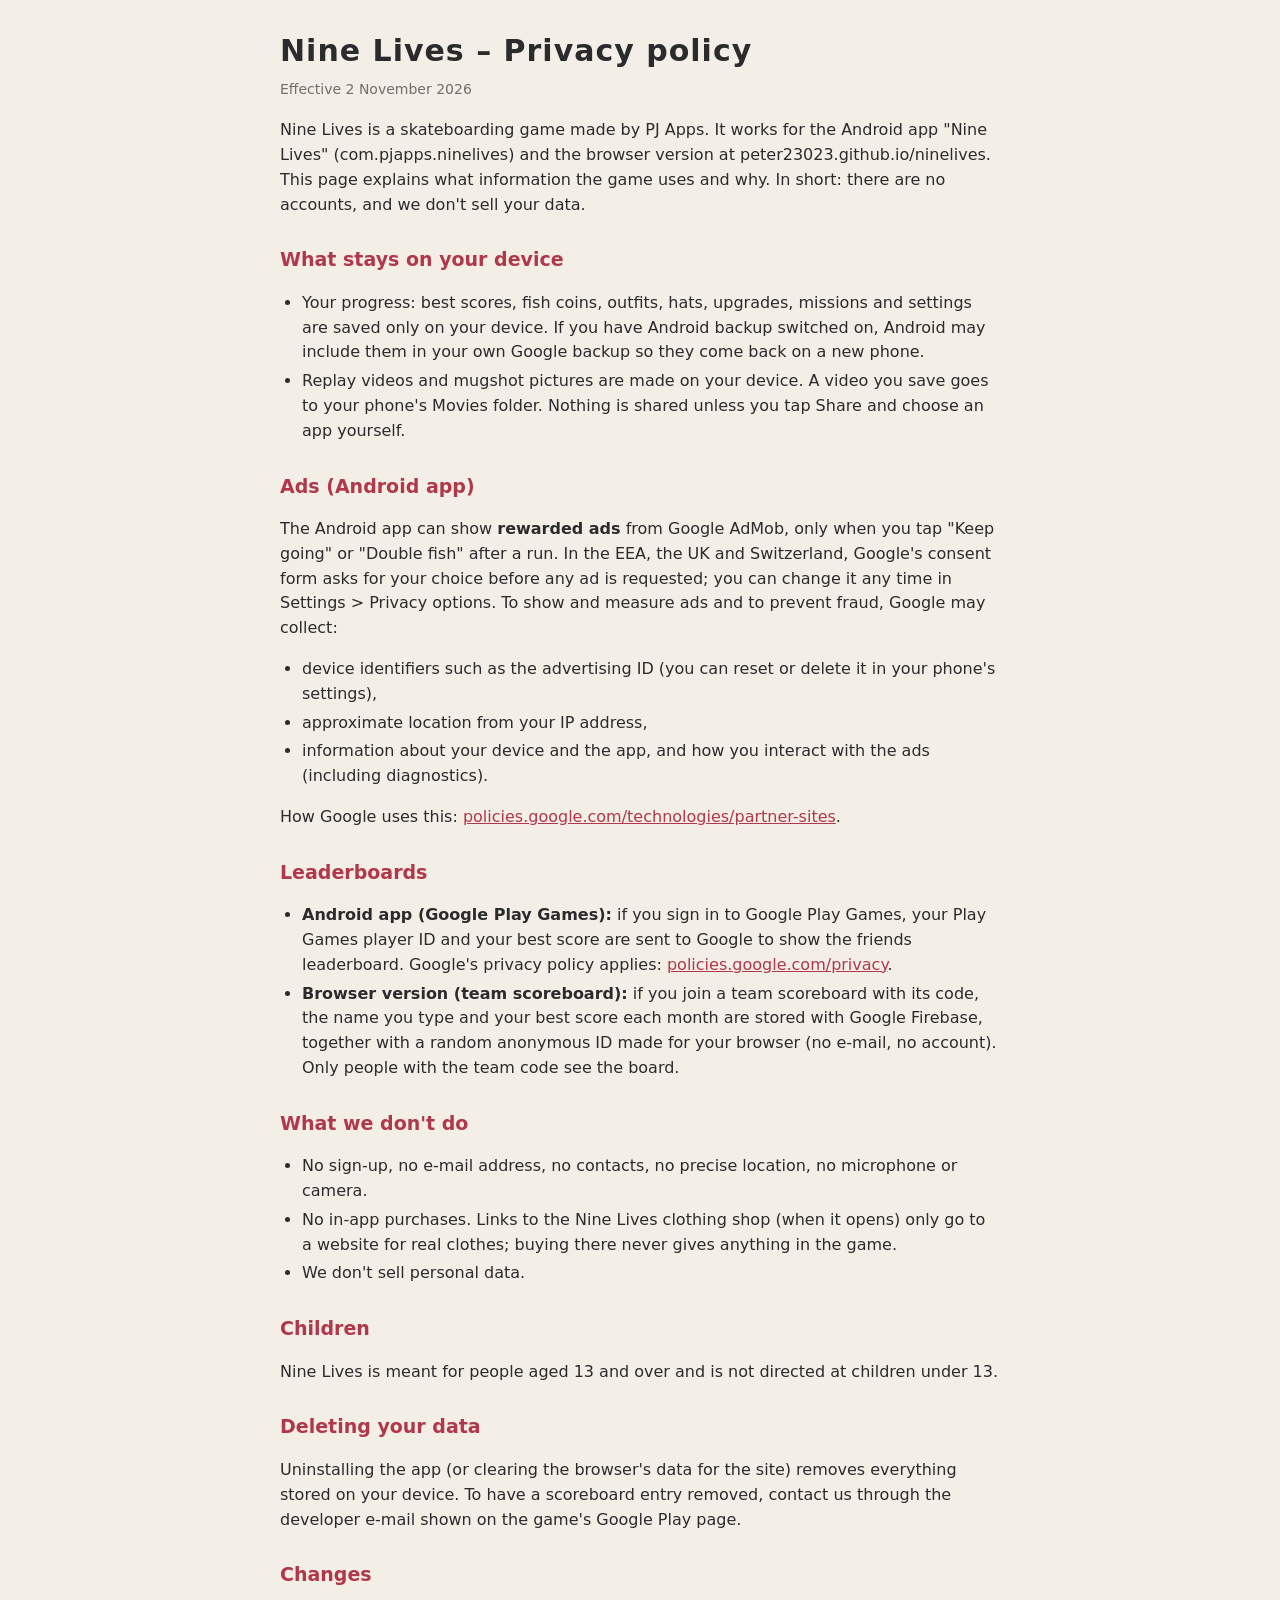
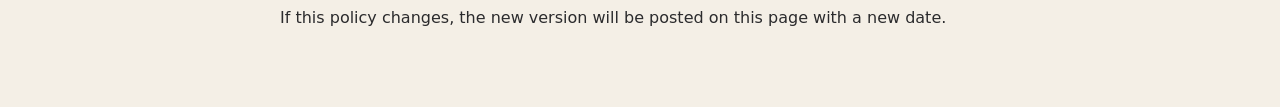
<file: privacy.html>
<!doctype html>
<html lang="en">
<head>
<meta charset="utf-8">
<meta name="viewport" content="width=device-width, initial-scale=1">
<meta name="color-scheme" content="only light">
<title>Nine Lives – Privacy policy</title>
<style>
  body { margin: 0; background: #F4EFE6; color: #2B2B2D; font: 16px/1.55 system-ui, -apple-system, "Helvetica Neue", Roboto, Arial, sans-serif; }
  main { max-width: 720px; margin: 0 auto; padding: 28px 20px 60px; }
  h1 { font-size: 30px; font-weight: 900; letter-spacing: 1px; margin: 0 0 4px; }
  h2 { font-size: 19px; font-weight: 900; margin: 28px 0 6px; color: #B0384A; }
  .date { opacity: .65; font-size: 14px; margin: 0 0 18px; }
  ul { padding-left: 22px; } li { margin: 4px 0; }
  a { color: #B0384A; }
</style>
</head>
<body>
<main>
<h1>Nine Lives – Privacy policy</h1>
<p class="date">Effective 2 November 2026</p>

<p>Nine Lives is a skateboarding game made by PJ Apps. It works for the Android app "Nine Lives"
(com.pjapps.ninelives) and the browser version at peter23023.github.io/ninelives. This page explains what
information the game uses and why. In short: there are no accounts, and we don't sell your data.</p>

<h2>What stays on your device</h2>
<ul>
  <li>Your progress: best scores, fish coins, outfits, hats, upgrades, missions and settings are saved only on your
    device. If you have Android backup switched on, Android may include them in your own Google backup so they come
    back on a new phone.</li>
  <li>Replay videos and mugshot pictures are made on your device. A video you save goes to your phone's Movies
    folder. Nothing is shared unless you tap Share and choose an app yourself.</li>
</ul>

<h2>Ads (Android app)</h2>
<p>The Android app can show <b>rewarded ads</b> from Google AdMob, only when you tap "Keep going" or "Double fish"
after a run. In the EEA, the UK and Switzerland, Google's consent form asks for your choice before any ad is
requested; you can change it any time in Settings &gt; Privacy options. To show and measure ads and to prevent fraud,
Google may collect:</p>
<ul>
  <li>device identifiers such as the advertising ID (you can reset or delete it in your phone's settings),</li>
  <li>approximate location from your IP address,</li>
  <li>information about your device and the app, and how you interact with the ads (including diagnostics).</li>
</ul>
<p>How Google uses this: <a href="https://policies.google.com/technologies/partner-sites">policies.google.com/technologies/partner-sites</a>.</p>

<h2>Leaderboards</h2>
<ul>
  <li><b>Android app (Google Play Games):</b> if you sign in to Google Play Games, your Play Games player ID and your
    best score are sent to Google to show the friends leaderboard. Google's privacy policy applies:
    <a href="https://policies.google.com/privacy">policies.google.com/privacy</a>.</li>
  <li><b>Browser version (team scoreboard):</b> if you join a team scoreboard with its code, the name you type and
    your best score each month are stored with Google Firebase, together with a random anonymous ID made for your
    browser (no e-mail, no account). Only people with the team code see the board.</li>
</ul>

<h2>What we don't do</h2>
<ul>
  <li>No sign-up, no e-mail address, no contacts, no precise location, no microphone or camera.</li>
  <li>No in-app purchases. Links to the Nine Lives clothing shop (when it opens) only go to a website for real
    clothes; buying there never gives anything in the game.</li>
  <li>We don't sell personal data.</li>
</ul>

<h2>Children</h2>
<p>Nine Lives is meant for people aged 13 and over and is not directed at children under 13.</p>

<h2>Deleting your data</h2>
<p>Uninstalling the app (or clearing the browser's data for the site) removes everything stored on your device.
To have a scoreboard entry removed, contact us through the developer e-mail shown on the game's Google Play page.</p>

<h2>Changes</h2>
<p>If this policy changes, the new version will be posted on this page with a new date.</p>
</main>
</body>
</html>
</file>
<file: style.css>
/* Nine Lives in the browser: the Android app's look (ui/Screens.kt) in CSS.
   Brand colours: charcoal #2B2B2D, off-white #F4EFE6, pink #D99AA1, red #B0384A. */
:root {
  color-scheme: only light; /* the game draws its own colours: phones in dark mode must not recolour it */
  --charcoal: #2B2B2D; --offwhite: #F4EFE6; --pink: #D99AA1; --red: #B0384A;
  --font: system-ui, -apple-system, "Helvetica Neue", Roboto, Arial, sans-serif;
  --safe-top: env(safe-area-inset-top, 0px); --safe-bottom: env(safe-area-inset-bottom, 0px);
}
* { box-sizing: border-box; -webkit-tap-highlight-color: transparent; }
html, body {
  margin: 0; height: 100%; overflow: hidden; background: var(--charcoal);
  position: fixed; inset: 0; overscroll-behavior: none;
  -webkit-user-select: none; user-select: none; -webkit-touch-callout: none;
  font-family: var(--font); color: var(--offwhite);
}
/* the game window: the whole screen on a phone, a phone-shaped window on a computer (display.js) */
#stage { position: fixed; left: 0; top: 0; width: 100vw; height: 100vh; overflow: hidden; background: var(--pink); }
#stage.framed { border-radius: 18px; box-shadow: 0 0 0 3px rgba(244,239,230,.12), 0 18px 60px rgba(0,0,0,.45); }
#stage.framed .layer { padding: 0; }
canvas#game { position: absolute; inset: 0; width: 100%; height: 100%; display: block; touch-action: none; }
#ui { position: absolute; left: 0; top: 0; width: 100%; height: 100%; transform-origin: 0 0; pointer-events: none; touch-action: pan-y; } /* pan-y: lists can scroll by finger; the game itself (canvas) still takes no gestures */
/* the keys, beside the game window when there's room (computers) */
#keys { display: none; position: fixed; left: 24px; bottom: 24px; color: rgba(244,239,230,.55); font-weight: 900; font-size: 13px;
  letter-spacing: 1px; line-height: 1.8; }
body.roomy #keys { display: block; }
img { -webkit-user-drag: none; }
button { font: inherit; border: 0; background: none; color: inherit; padding: 0; cursor: pointer; }
[data-act] { cursor: pointer; pointer-events: auto; }
.layer { position: absolute; inset: 0; padding: var(--safe-top) 0 var(--safe-bottom); }
.layer[hidden] { display: none; }

/* text in the logo's style: heavy, with a hard charcoal shadow */
.lbl { font-weight: 900; text-align: center; letter-spacing: 1px; text-shadow: 2px 2px 0 var(--charcoal); font-size: 16px; }
.lbl.pink, .pinkt { color: var(--pink); }
.lbl.big { font-size: 30px; letter-spacing: 2px; }
.lbl.huge { font-size: 40px; letter-spacing: 4px; }
.lbl.small { font-size: 12px; letter-spacing: 2px; }
.lbl.micro { font-size: 10px; letter-spacing: 2px; }
.lbl.tiny { font-size: 13px; letter-spacing: .5px; }
.lbl.spaced { letter-spacing: 3px; }
.faded { opacity: .55; }
.dim { opacity: .35; }
.blink { animation: blink 1.6s ease-in-out infinite; }
@keyframes blink { 0%, 100% { opacity: .3; } 50% { opacity: 1; } }

.pill {
  background: var(--offwhite); color: var(--charcoal); border: 3px solid var(--charcoal); border-radius: 14px;
  padding: 10px 16px; font-weight: 900; font-size: 15px; letter-spacing: 1.5px; transition: transform .08s;
}
.pill:active { transform: scale(.94); }
.pill.small { font-size: 14px; padding: 10px 12px; }
.pill.red { color: var(--red); }
.row { display: flex; gap: 10px; justify-content: center; align-items: center; flex-wrap: wrap; }
.grow { flex: 1; }
.card { background: rgba(43,43,45,.78); border-radius: 14px; padding: 6px 14px; }

/* ---------------------------------------------------------------- home screen */
.title { display: flex; flex-direction: column; }
.topbar { display: flex; justify-content: flex-end; padding: 8px 12px; position: absolute; top: var(--safe-top); right: 0; }
.coin-chip { display: inline-flex; align-items: center; gap: 6px; background: rgba(43,43,45,.8); border-radius: 999px; padding: 4px 14px 4px 6px; }
.coin-chip img { width: 28px; height: 28px; }
.coin-chip .lbl { font-size: 18px; color: var(--offwhite); }
.title-col { flex: 1; display: flex; flex-direction: column; align-items: center; padding: 36px 20px 20px; gap: 8px; min-height: 0; }
.logo { width: 74%; max-width: 420px; margin-bottom: 12px; }
.hint { font-size: 15px; }
.mini-coin { width: 16px; height: 16px; vertical-align: middle; }
.daily { text-align: center; }
.home-missions { width: 100%; max-width: 440px; text-align: left; padding: 8px 14px; }
.home-missions > .lbl { text-align: left; margin-bottom: 4px; }
.m-next { font-size: 12px; font-weight: 700; margin-top: 4px; }
.world-picker { width: 100%; max-width: 460px; display: flex; align-items: center; gap: 6px; background: rgba(43,43,45,.82);
  border: 2px solid rgba(244,239,230,.25); border-radius: 16px; padding: 10px 8px; }
.world-mid { flex: 1; display: flex; flex-direction: column; align-items: center; gap: 1px; }
.world-name { font-size: 24px; letter-spacing: 2px; }
.pill.arrow { font-size: 20px; padding: 8px 14px; }
.title-buttons { display: flex; align-items: center; gap: 14px; margin-top: 6px; }
.play-btn { width: 104px; height: 104px; }
.play-btn:active, .retry-btn:active, .resume-btn:active, .pause-btn:active { transform: scale(.94); }

/* missions */
.m-row { padding: 1px 0; }
.m-line { display: flex; align-items: center; gap: 6px; font-size: 12px; font-weight: 700; }
.m-box { width: 12px; height: 12px; border: 2px solid var(--offwhite); border-radius: 4px; display: inline-flex; align-items: center; justify-content: center;
  font-size: 8px; color: var(--charcoal); font-weight: 900; flex: none; }
.m-box.done { background: var(--pink); }
.m-prog { font-weight: 900; }
.m-reward { color: var(--pink); font-weight: 900; font-size: 14px; }
.m-hint { font-size: 10px; opacity: .7; padding-left: 18px; }
.m-row.big .m-line { font-size: 17px; gap: 10px; }
.m-row.big .m-box { width: 18px; height: 18px; font-size: 12px; }
.m-row.big .m-hint { font-size: 12px; padding-left: 28px; }

/* ---------------------------------------------------------------- HUD */
.hud { pointer-events: none; }
.hud-top { display: flex; flex-direction: column; align-items: center; padding-top: 8px; }
.score { font-size: 44px; line-height: 1.1; }
.hearts { display: flex; gap: 3px; align-items: center; margin-top: 6px; min-height: 28px; }
.heart { width: 30px; height: 28px; }
.heart.gone { filter: grayscale(1); opacity: .35; }
.bump { animation: bump .45s cubic-bezier(.3,1.8,.5,1); }
@keyframes bump { 0% { transform: scale(1.45); } 100% { transform: scale(1); } }
.shield { width: 28px; height: 28px; margin-left: 4px; }
.shield.gone { filter: grayscale(1); }
.shield-space { width: 32px; }
.stage-row { display: flex; align-items: center; gap: 14px; margin-top: 4px; }
.stage { font-size: 16px; letter-spacing: 2px; }
.combo { display: inline-flex; flex-direction: column; align-items: center; }
.combo[hidden] { display: none; }
.combo-text { font-size: 18px; letter-spacing: 1.5px; display: inline-block; }
.combo-bar { width: 84px; height: 6px; background: rgba(43,43,45,.6); border-radius: 999px; overflow: hidden; display: block; }
.combo-bar span { display: block; height: 100%; background: var(--pink); border-radius: 999px; }
.combo-bar span.low { background: var(--red); }
.pause-btn { position: absolute; top: calc(var(--safe-top) + 6px); right: 10px; width: 52px; height: 52px; pointer-events: auto; }
.missions-slot { position: absolute; pointer-events: none; }
.missions-slot.corner { left: 10px; bottom: calc(var(--safe-bottom) + 12px); }
.missions-slot.intro { left: 0; right: 0; bottom: calc(var(--safe-bottom) + 40px); display: flex; justify-content: center; }
.mission-card { background: rgba(43,43,45,.7); border: 2px solid rgba(244,239,230,.22); border-radius: 12px; padding: 6px 10px; }
.mission-card.big { background: rgba(43,43,45,.88); border-radius: 16px; padding: 12px 18px; }
.mission-card.big > .lbl { margin-bottom: 6px; }
.toast-slot { position: absolute; left: 0; right: 0; top: calc(var(--safe-top) + 140px); display: flex; justify-content: center; }
.toast { background: var(--offwhite); border: 3px solid var(--charcoal); border-radius: 14px; padding: 8px 18px; text-align: center;
  animation: pop .5s cubic-bezier(.3,1.6,.5,1); }
.toast .lbl { font-size: 22px; letter-spacing: 2px; }
.toast-detail { color: var(--charcoal); font-weight: 900; font-size: 15px; }
@keyframes pop { 0% { transform: scale(.6); } 100% { transform: scale(1); } }

/* ---------------------------------------------------------------- pause, replay, game over */
.pause { background: rgba(0,0,0,.5); pointer-events: auto; display: flex; align-items: center; justify-content: center; }
.center-col { display: flex; flex-direction: column; align-items: center; gap: 20px; }
.resume-btn { width: 130px; height: 130px; }
.replay { display: flex; align-items: flex-end; justify-content: center; padding-bottom: calc(var(--safe-bottom) + 48px); pointer-events: none; }
.tap-skip { font-size: 18px; letter-spacing: 3px; }
.tap-skip-img { width: 200px; height: auto; }
.replay-btn { border: 0; background: none; padding: 0; height: 40px; cursor: pointer; }
.replay-btn img { height: 100%; width: auto; display: block; }
.replay-btn:active img { content: url("img/btn_watch_replay_pressed.webp"); }
.gameover { background: rgba(0,0,0,.45); pointer-events: auto; animation: fadein .45s ease-out; }
/* v0.17 (as v0.16 in the app): the end card sits on a heavily blurred, clean frame of the run; where the
   browser can't blur, on a solid dark card instead */
@supports ((backdrop-filter: blur(1px)) or (-webkit-backdrop-filter: blur(1px))) {
  .gameover { background: rgba(43,43,45,.55); -webkit-backdrop-filter: blur(16px); backdrop-filter: blur(16px); }
}
@supports not ((backdrop-filter: blur(1px)) or (-webkit-backdrop-filter: blur(1px))) {
  .gameover { background: rgb(43,43,45); }
}
@keyframes fadein { from { opacity: 0; transform: scale(.96); } to { opacity: 1; transform: none; } }
.go-scroll { height: 100%; overflow-y: auto; -webkit-overflow-scrolling: touch; display: flex; }
.go-col { margin: auto; display: flex; flex-direction: column; align-items: center; gap: 2px; padding: 12px 16px; }
.go-card { height: 26vh; height: 26dvh; max-width: 80vw; object-fit: contain; margin-bottom: 8px; }
.go-score { font-size: 52px; line-height: 1.05; }
.go-hook { font-size: 22px; margin: 2px 0; }
.retry-btn { width: 112px; height: 112px; margin-top: 10px; }
.gameover .row { margin-top: 10px; }

/* ---------------------------------------------------------------- panels */
.settings, .shop, .unlock { pointer-events: auto; display: flex; align-items: center; justify-content: center; }
.dim-bg { position: absolute; inset: 0; background: rgba(0,0,0,.55); }
.dim-bg.strong { background: rgba(0,0,0,.7); }
.panel { position: relative; width: calc(100% - 44px); max-width: 460px; max-height: calc(100% - 32px); overflow-y: auto;
  background: var(--offwhite); border: 3px solid var(--charcoal); border-radius: 18px; padding: 18px 18px;
  display: flex; flex-direction: column; align-items: center; gap: 10px; color: var(--charcoal); cursor: default; }
.panel.dark { background: var(--charcoal); border-color: var(--offwhite); color: var(--offwhite); }
.panel-title { font-size: 30px; letter-spacing: 3px; }
.set-row { width: 100%; display: flex; align-items: center; justify-content: space-between; font-weight: 900; font-size: 18px; letter-spacing: 1px; padding: 6px 0; }
.switch { width: 64px; text-align: center; border: 2px solid var(--charcoal); border-radius: 999px; padding: 5px 0; font-size: 15px; background: rgba(43,43,45,.12); }
.switch.on { background: var(--red); color: var(--offwhite); }
.switch.wide { width: auto; min-width: 64px; padding: 5px 10px; flex: none; }
.set-note { display: block; font-size: 11px; font-weight: 700; opacity: .6; letter-spacing: 0; margin-top: 2px; max-width: 220px; }
.set-row[data-act="display"] { gap: 10px; }
.version { font-size: 12px; opacity: .5; }
.shop-panel { gap: 8px; }
.shop-head { width: 100%; display: flex; align-items: center; gap: 6px; }
.tab { border: 2px solid var(--charcoal); border-radius: 999px; padding: 6px 10px; font-weight: 900; font-size: 13px; letter-spacing: 1px; color: var(--charcoal); flex: none; }
.shop-head .coin-chip { padding: 3px 10px 3px 4px; flex: none; }
.shop-head .coin-chip img { width: 22px; height: 22px; }
.shop-head .coin-chip .lbl { font-size: 15px; }
.tab.sel { background: var(--charcoal); color: var(--pink); }
.shop-help { font-size: 13px; font-weight: 700; opacity: .7; text-align: center; }
.outfit-preview { width: 150px; height: 150px; }
.outfit-name { font-size: 14px; font-weight: 900; letter-spacing: 1px; }
.shop-list { width: 100%; max-height: 300px; overflow-y: auto; -webkit-overflow-scrolling: touch; display: flex; flex-direction: column; }
.shop-list.cards { max-height: 52vh; gap: 6px; }
.outfit-row { display: flex; align-items: center; gap: 10px; padding: 7px 0; }
.swatch { width: 22px; height: 22px; border-radius: 50%; border: 2px solid var(--charcoal); flex: none; }
.o-col { flex: 1; display: flex; flex-direction: column; }
.o-title { font-weight: 900; font-size: 15px; }
.o-sub { font-weight: 700; font-size: 12px; opacity: .6; }
.tag { border: 2px solid var(--charcoal); border-radius: 999px; padding: 4px 10px; font-weight: 900; font-size: 13px; letter-spacing: 1px; }
.tag.wearing { background: var(--red); color: var(--offwhite); }
.tag.owned, .tag.locked { background: rgba(43,43,45,.12); }
.tag.locked { opacity: .6; }
.note { font-weight: 900; font-size: 14px; text-align: center; }
.note.red { color: var(--red); }
.note.nine { font-size: 18px; font-style: italic; }
.u-card { flex: none; width: 100%; aspect-ratio: 3 / 1; min-height: 0; overflow: hidden; background-size: 100% 100%;
  display: flex; align-items: center; padding: 4px 12px 9px 8px; gap: 6px; color: var(--charcoal); }
.u-card:active { transform: scale(.98); }
.u-icon { width: 28%; height: auto; flex: none; }
.u-col { flex: 1; min-width: 0; }
.u-title { font-weight: 900; font-size: 15px; letter-spacing: 1px; }
.u-level { font-weight: 900; font-size: 13px; color: var(--red); }
.u-blurb { font-weight: 700; font-size: 11px; opacity: .7; }
.pips { display: flex; gap: 3px; padding: 2px 0; }
.pips span { width: 14px; height: 7px; border-radius: 999px; background: rgba(43,43,45,.15); }
.pips span.on { background: var(--red); }
.price { display: inline-flex; align-items: center; gap: 3px; border: 2px solid var(--charcoal); border-radius: 999px; padding: 3px 9px 3px 4px;
  font-weight: 900; font-size: 14px; background: rgba(43,43,45,.1); color: rgba(43,43,45,.55); flex: none; }
.price img { width: 18px; height: 18px; }
.price.ok { background: var(--pink); color: var(--charcoal); }
.price.max { background: var(--charcoal); color: var(--pink); padding: 3px 10px; }
.unlock-panel { gap: 6px; animation: pop .5s cubic-bezier(.3,1.6,.5,1); }
.unlock-big { font-size: 36px; letter-spacing: 4px; text-shadow: 2px 2px 0 var(--red); }
.unlock-cat { width: 170px; height: 170px; }
.unlock-world { font-size: 34px; letter-spacing: 2px; text-shadow: 2px 2px 0 var(--red); }
.unlock-line { font-size: 20px; font-style: italic; margin: 8px 0; }

/* ---------------------------------------------------------------- loading */
#loading { position: fixed; inset: 0; background: var(--pink); display: flex; flex-direction: column; align-items: center; justify-content: center;
  gap: 18px; transition: opacity .35s; z-index: 10; }
#loading.gone { opacity: 0; pointer-events: none; }
#loading img { width: 70%; max-width: 380px; }
#loading .bar { width: 50%; max-width: 260px; height: 10px; border: 3px solid var(--charcoal); border-radius: 999px; overflow: hidden; background: var(--offwhite); }
#loading .bar span { display: block; height: 100%; width: 0; background: var(--charcoal); transition: width .15s; }
.loading-text { font-weight: 900; color: var(--charcoal); letter-spacing: 1px; }

/* the "how to" lines show on the big card at the start of every run; on the home screen they only fit on tall screens */
@media (max-height: 900px) { .home-missions .m-hint { display: none; } }

/* short phones: tighten the home screen */
@media (max-height: 700px) {
  .title-col { padding-top: 20px; gap: 5px; }
  .logo { width: 60%; margin-bottom: 4px; }
  .m-hint { display: none; }
  .play-btn { width: 88px; height: 88px; }
}

/* v0.8: the power-up badge (top left), its ring shrinking as it runs out */
.power-badge { position: absolute; top: calc(var(--safe-top) + 8px); left: 12px; width: 58px; height: 58px; pointer-events: none; }
.power-badge svg { position: absolute; inset: 0; width: 100%; height: 100%; transform: rotate(-90deg); }
.power-badge .pb-bg { fill: rgba(43, 43, 45, 0.7); }
.power-badge .pb-track { fill: none; stroke: rgba(244, 239, 230, 0.25); stroke-width: 5; }
.power-badge .pb-ring { fill: none; stroke: #D99AA1; stroke-width: 5; stroke-linecap: round; }
.power-badge img { position: absolute; left: 7px; top: 7px; width: 44px; height: 44px; }

/* ---- v0.12: Designer's layout (design/layout.md): a 473 x 1024 frame as tall as the screen, centred.
   It is a size container, so the pieces are placed in cqw / cqh (1% of its width / height). */
.frame { position: absolute; left: 50%; top: var(--safe-top); bottom: var(--safe-bottom); aspect-ratio: 473 / 1024; max-width: 100%;
  transform: translateX(-50%); container-type: size; }
#stage.framed .frame { top: 0; bottom: 0; }
.frame > * { position: absolute; }
.abs { position: absolute; }
.art-btn { position: absolute; display: block; pointer-events: auto; }
.art-btn > img { position: absolute; inset: 0; width: 100%; height: 100%; }
.art-btn:active { transform: scale(.95); }
.tx { position: absolute; transform: translate(-50%, -50%); white-space: nowrap; font-weight: 900; letter-spacing: .06em; line-height: 1; }
.fish-total { display: flex; align-items: center; background: var(--charcoal); border-radius: 999px; }
.fish-total.edge { border: 2px solid var(--offwhite); }
.fish-total img { height: 74%; margin-left: 4%; }
.fish-total span { flex: 1; text-align: center; font-weight: 900; font-size: 4.5cqw; color: var(--offwhite); padding-right: 4%; }
.best-pill { display: flex; align-items: center; justify-content: center; background: rgba(43,43,45,.86); border-radius: 999px;
  font-weight: 900; font-size: 3.6cqw; letter-spacing: .06em; color: var(--offwhite); }
.goal { display: flex; align-items: center; justify-content: center; white-space: nowrap; overflow: hidden; font-weight: 900;
  font-size: 2.8cqw; color: var(--pink); }
.go-dim { position: absolute; inset: 0; background: rgba(20,20,22,.55); }
.go-card2 { background: rgba(43,43,45,.96); border: calc(100cqw * 3 / 473) solid var(--offwhite); border-radius: calc(100cqw * 24 / 473);
  box-shadow: calc(100cqw * 7 / 473) calc(100cqw * 9 / 473) 0 var(--pink); }
.go-t { display: flex; align-items: center; justify-content: center; white-space: nowrap; font-weight: 900; color: var(--offwhite); line-height: 1; }
.go-t.pink { color: var(--pink); letter-spacing: .12em; }
.divider { height: 1.5px; background: rgba(244,239,230,.24); }
.missions-sheet { position: absolute; left: 50%; top: 50%; transform: translate(-50%, -50%); width: min(92%, 460px);
  display: flex; flex-direction: column; align-items: center; gap: 10px; }
.missions-sheet .card { width: 100%; }
.banner-slot { position: absolute; left: 0; right: 0; top: calc(var(--safe-top) + 118px); display: flex; justify-content: center; pointer-events: none; }
.stage-banner.challenge { background: var(--red); border: 2px solid var(--charcoal); border-radius: 999px; padding: 6px 16px; font-size: 16px; letter-spacing: 2px; }

/* ---- web only: the colleagues' scoreboard (app/board.js) ---- */
.board { pointer-events: auto; display: flex; align-items: center; justify-content: center; z-index: 5; }
.board-panel { gap: 10px; }
.board-help { text-align: center; font-size: 14px; font-weight: 700; line-height: 1.35; opacity: .8; }
.board-input { width: 100%; font: inherit; font-size: 18px; font-weight: 900; padding: 10px 14px; border: 3px solid var(--charcoal);
  border-radius: 12px; background: #fff; color: var(--charcoal); -webkit-user-select: text; user-select: text; touch-action: auto; }
.board-input.share { height: 120px; font-size: 14px; font-weight: 700; resize: none; }
.board-list { width: 100%; max-height: 48vh; overflow-y: auto; scrollbar-width: thin; scrollbar-color: var(--pink) transparent; padding-right: 2px; display: flex; flex-direction: column; gap: 6px; }
.board-row { display: flex; align-items: center; gap: 10px; padding: 8px 12px; border-radius: 12px; background: rgba(43,43,45,.08);
  font-weight: 900; font-size: 17px; }
.board-row.me { background: var(--pink); }
.board-row .rank { width: 26px; text-align: right; opacity: .6; }
.board-row .who { flex: 1; overflow: hidden; text-overflow: ellipsis; white-space: nowrap; }
.board-row .pts { font-variant-numeric: tabular-nums; }
.board-paste { width: 100%; display: flex; gap: 8px; align-items: center; }
.board-paste .board-input { font-size: 14px; padding: 8px 10px; }
.pill.small { padding: 8px 14px; font-size: 14px; }
.board-me { font-size: 13px; font-weight: 700; opacity: .75; }
.board-me .link { text-decoration: underline; cursor: pointer; }
#nl-toast { position: absolute; left: 50%; bottom: calc(var(--safe-bottom) + 28px); transform: translate(-50%, 20px); opacity: 0;
  background: var(--charcoal); color: var(--offwhite); border: 2px solid var(--offwhite); border-radius: 999px; padding: 10px 18px;
  font-weight: 900; font-size: 14px; white-space: nowrap; max-width: 92%; overflow: hidden; text-overflow: ellipsis;
  transition: opacity .25s, transform .25s; pointer-events: none; z-index: 9; }
#nl-toast.show { opacity: 1; transform: translate(-50%, 0); }
.board-month { width: 100%; display: flex; align-items: center; justify-content: space-between; gap: 8px; font-weight: 900; font-size: 16px; letter-spacing: 1px; }
.board-month .pill.dim { opacity: .3; pointer-events: none; }
a.pill { text-decoration: none; display: inline-block; color: var(--charcoal); }
/* lists you scroll with a finger (the scoreboard's top 100, the shop): #ui blocks finger gestures so the game
   never zooms or drags, so these opt back in to vertical scrolling */
.board-list, .shop-list { touch-action: pan-y; overscroll-behavior: contain; -webkit-overflow-scrolling: touch; }
.board-list * , .shop-list * { touch-action: pan-y; }
.board-more { font-size: 12px; font-weight: 900; letter-spacing: 1px; color: var(--pink); text-align: center; margin-top: -4px; }
.board-list::-webkit-scrollbar { width: 5px; }
.board-list::-webkit-scrollbar-thumb { background: var(--pink); border-radius: 3px; }

/* v0.17 (as v0.15 in the app): the small missions chip during a run; flashes pink when a mission is done
   (0.8 s = Tuning.MISSION_CHIP_FLASH) */
.mission-chip { display: inline-flex; align-items: center; gap: 6px; padding: 4px 10px; border-radius: 999px;
  background: rgba(43,43,45,.75); border: 2px solid rgba(244,239,230,.3); font-family: var(--font, sans-serif); font-weight: 900; }
.mission-chip .chip-name { color: var(--pink); font-size: 10px; letter-spacing: 1.5px; }
.mission-chip .chip-count { color: var(--offwhite); font-size: 14px; letter-spacing: .5px; }
.mission-chip.flash { animation: chipFlash .8s ease-in-out; }
@keyframes chipFlash {
  0%, 50%, 100% { transform: scale(1); background: rgba(43,43,45,.75); border-color: rgba(244,239,230,.3); }
  25%, 75% { transform: scale(1.12); background: var(--pink); border-color: var(--offwhite); }
}
.mission-chip.flash .chip-name, .mission-chip.flash .chip-count { animation: chipText .8s step-end; }
@keyframes chipText { 0% { color: inherit; } 12%, 37% { color: var(--charcoal); } 50% { color: inherit; } 62%, 87% { color: var(--charcoal); } }
</file>
